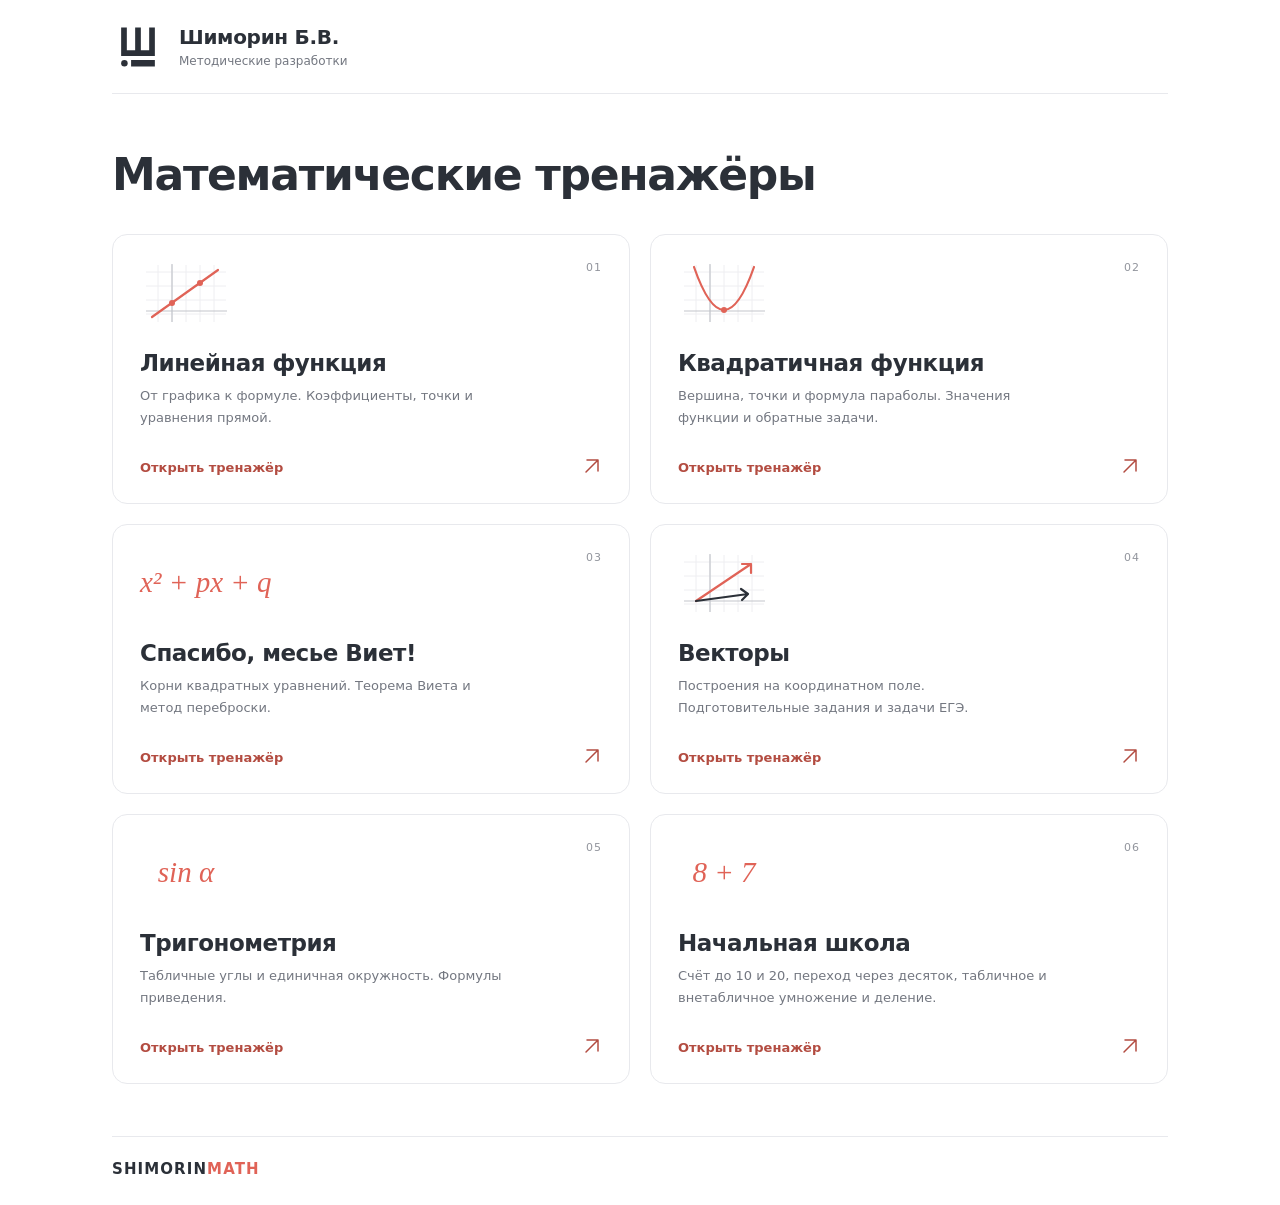
<file: index.html>
<!doctype html>
<html lang="ru">
<head>
 <meta charset="utf-8"><meta name="viewport" content="width=device-width,initial-scale=1">
 <meta name="theme-color" content="#E06357">
 <meta name="description" content="Тренажёры SHIMORINMATH: линейная и квадратичная функции, теорема Виета, векторы, тригонометрия и устный счёт.">
 <title>Тренажёры · SHIMORINMATH</title>
 <link rel="icon" href="SHIMORINMATH_Favicon.svg" type="image/svg+xml">
 <link rel="stylesheet" href="catalog.css">
 <link rel="stylesheet" href="catalog-identity.css">
 <link rel="stylesheet" href="brand-details.css">
 <script defer src="brand-motion.js"></script>
</head>
<body>
 <a class="skip" href="#trainers">К тренажёрам</a>
 <div class="page">
  <header class="site-header"><div class="author-identity"><button class="logo-trigger" type="button" data-animated-logo aria-label="Анимировать логотип Шиморина Б.В." title="Повернуть логотип" style="--logo-size:52px"><img data-logo-mark src="brand-logo.svg" width="52" height="52" alt="Логотип Шиморина Б.В."></button><a class="author-copy" href="./" aria-label="Шиморин Б.В. Методические разработки — главная"><strong>Шиморин Б.В.</strong><small>Методические разработки</small></a></div></header>
  <main id="trainers">
   <h1>Математические тренажёры</h1>
   <div class="trainer-grid">
    <a class="trainer-card" href="linear-function/" aria-label="Линейная функция — открыть тренажёр">
     <div class="card-top"><svg class="card-icon" viewBox="0 0 92 66" aria-hidden="true"><path class="grid" d="M6 12H86M6 26H86M6 40H86M6 54H86M18 5V62M32 5V62M46 5V62M60 5V62M74 5V62"/><path class="axes" d="M6 51H87M32 62V4"/><path class="plot" d="M12 57L78 10"/><circle cx="32" cy="43" r="3" fill="currentColor"/><circle cx="60" cy="23" r="3" fill="currentColor"/></svg><span class="card-number">01</span></div>
     <h2>Линейная функция</h2><p>От графика к формуле. Коэффициенты, точки и уравнения прямой.</p><span class="open"><span>Открыть тренажёр</span><span aria-hidden="true"><svg viewBox="0 0 20 20" width="20" height="20" fill="none" stroke="currentColor" stroke-width="1.5" stroke-linecap="round" stroke-linejoin="round"><path d="M4 16L16 4M5 4H16V15"/></svg></span></span>
    </a>
    <a class="trainer-card" href="quadratic-function/" aria-label="Квадратичная функция — открыть тренажёр">
     <div class="card-top"><svg class="card-icon" viewBox="0 0 92 66" aria-hidden="true"><path class="grid" d="M6 12H86M6 26H86M6 40H86M6 54H86M18 5V62M32 5V62M46 5V62M60 5V62M74 5V62"/><path class="axes" d="M6 51H87M32 62V4"/><path class="plot" d="M16 7Q46 93 76 7"/><circle cx="46" cy="50" r="3" fill="currentColor"/></svg><span class="card-number">02</span></div>
     <h2>Квадратичная функция</h2><p>Вершина, точки и формула параболы. Значения функции и обратные задачи.</p><span class="open"><span>Открыть тренажёр</span><span aria-hidden="true"><svg viewBox="0 0 20 20" width="20" height="20" fill="none" stroke="currentColor" stroke-width="1.5" stroke-linecap="round" stroke-linejoin="round"><path d="M4 16L16 4M5 4H16V15"/></svg></span></span>
    </a>
    <a class="trainer-card" href="quadratic-equations/" aria-label="Спасибо, месье Виет! — открыть тренажёр">
     <div class="card-top"><div class="formula-icon" aria-hidden="true">x² + px + q</div><span class="card-number">03</span></div>
     <h2>Спасибо, месье Виет!</h2><p>Корни квадратных уравнений. Теорема Виета и метод переброски.</p><span class="open"><span>Открыть тренажёр</span><span aria-hidden="true"><svg viewBox="0 0 20 20" width="20" height="20" fill="none" stroke="currentColor" stroke-width="1.5" stroke-linecap="round" stroke-linejoin="round"><path d="M4 16L16 4M5 4H16V15"/></svg></span></span>
    </a>
    <a class="trainer-card" href="vectors/" aria-label="Векторы — открыть тренажёр">
     <div class="card-top"><svg class="card-icon" viewBox="0 0 92 66" aria-hidden="true"><path class="grid" d="M6 12H86M6 26H86M6 40H86M6 54H86M18 5V62M32 5V62M46 5V62M60 5V62M74 5V62"/><path class="axes" d="M6 51H87M32 62V4"/><path class="plot" d="M18 51L73 14M64 14H73V23"/><path class="plot ink" d="M18 51L70 44M63 39L70 44L64 50"/></svg><span class="card-number">04</span></div>
     <h2>Векторы</h2><p>Построения на координатном поле. Подготовительные задания и задачи ЕГЭ.</p><span class="open"><span>Открыть тренажёр</span><span aria-hidden="true"><svg viewBox="0 0 20 20" width="20" height="20" fill="none" stroke="currentColor" stroke-width="1.5" stroke-linecap="round" stroke-linejoin="round"><path d="M4 16L16 4M5 4H16V15"/></svg></span></span>
    </a>
    <a class="trainer-card" href="trigonometry/" aria-label="Тригонометрия — открыть тренажёр">
     <div class="card-top"><div class="formula-icon" aria-hidden="true">sin α</div><span class="card-number">05</span></div>
     <h2>Тригонометрия</h2><p>Табличные углы и единичная окружность. Формулы приведения.</p><span class="open"><span>Открыть тренажёр</span><span aria-hidden="true"><svg viewBox="0 0 20 20" width="20" height="20" fill="none" stroke="currentColor" stroke-width="1.5" stroke-linecap="round" stroke-linejoin="round"><path d="M4 16L16 4M5 4H16V15"/></svg></span></span>
    </a>
    <a class="trainer-card" href="arithmetic/" aria-label="Начальная школа — открыть тренажёр">
     <div class="card-top"><div class="formula-icon" aria-hidden="true">8 + 7</div><span class="card-number">06</span></div>
     <h2>Начальная школа</h2><p>Счёт до 10 и 20, переход через десяток, табличное и внетабличное умножение и деление.</p><span class="open"><span>Открыть тренажёр</span><span aria-hidden="true"><svg viewBox="0 0 20 20" width="20" height="20" fill="none" stroke="currentColor" stroke-width="1.5" stroke-linecap="round" stroke-linejoin="round"><path d="M4 16L16 4M5 4H16V15"/></svg></span></span>
    </a>
   </div>
  </main>
  <footer class="site-footer"><span class="shimorin-wordmark" aria-label="SHIMORINMATH"><span>SHIMORIN</span><span class="wordmark-accent">MATH</span></span></footer>
 </div>
</body>
</html>
</file>
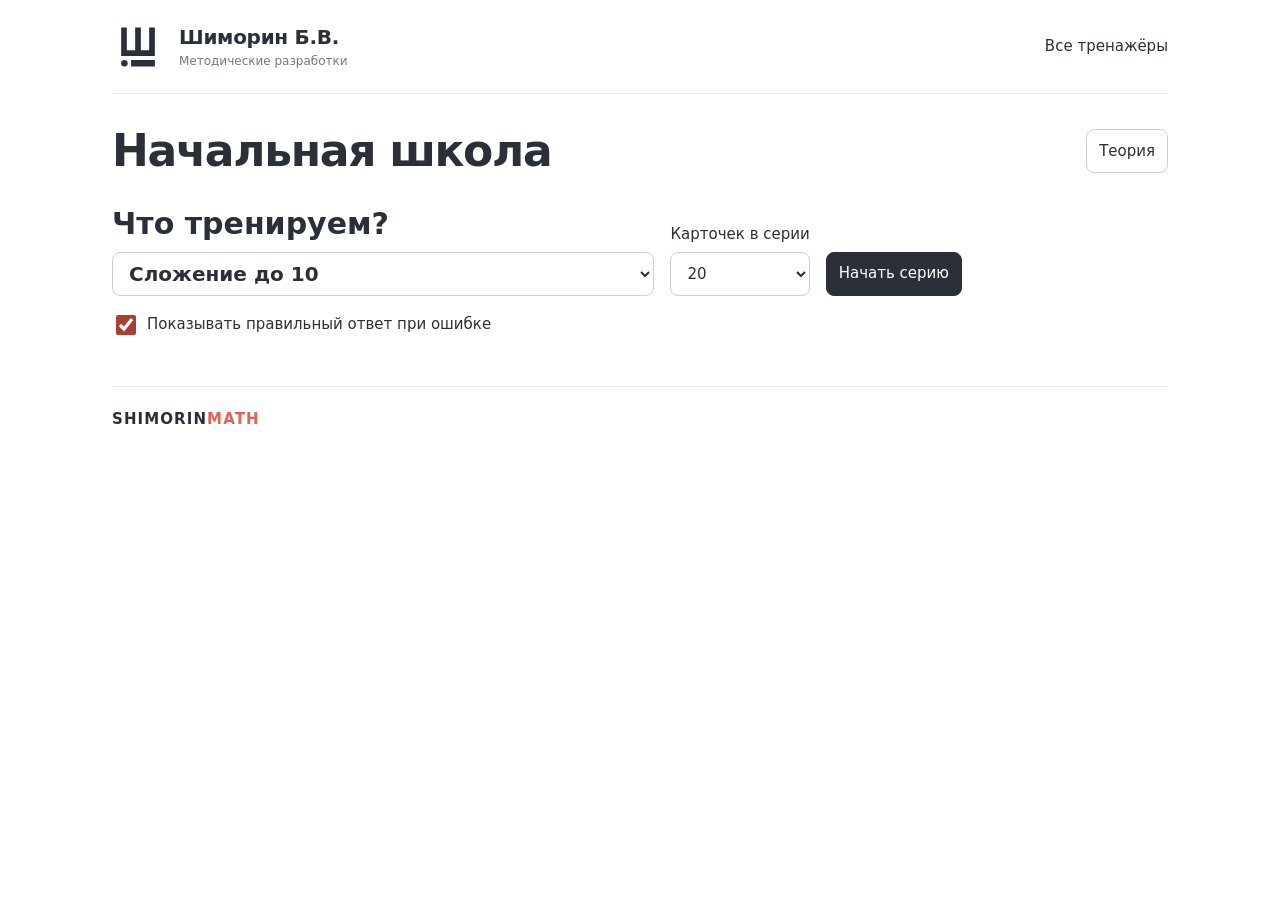
<file: arithmetic/index.html>
<!doctype html>
<html lang="ru"><head>
<meta charset="utf-8"><meta name="viewport" content="width=device-width,initial-scale=1">
<title>Начальная школа · SHIMORINMATH</title><link rel="icon" href="../SHIMORINMATH_Favicon.svg">
<link rel="stylesheet" href="../catalog.css">
<link rel="stylesheet" href="../catalog-identity.css">
<link rel="stylesheet" href="../brand-details.css">
<link rel="stylesheet" href="../trainer-scores.css">
<script defer src="../brand-motion.js"></script>
<link rel="stylesheet" href="style.css?v=3"><script defer src="core.js?v=3"></script><script defer src="app.js?v=3"></script>
</head><body><a class="skip" href="#main">К заданиям</a><div class="page">
<header class="site-header"><div class="author-identity"><button class="logo-trigger" type="button" data-animated-logo aria-label="Анимировать логотип Шиморина Б.В." title="Повернуть логотип" style="--logo-size:52px"><img data-logo-mark src="../brand-logo.svg" width="52" height="52" alt="Логотип Шиморина Б.В."></button><a class="author-copy" href="../" aria-label="Шиморин Б.В. Методические разработки — главная"><strong>Шиморин Б.В.</strong><small>Методические разработки</small></a></div><a href="../">Все тренажёры</a></header>
<main id="main">
<div class="heading"><h1>Начальная школа</h1><button id="openTheory">Теория</button></div><section class="settings" aria-label="Настройки"><label class="mode-label">Что тренируем?<select id="mode"></select></label><label>Карточек в серии<select id="count"><option>10</option><option selected>20</option><option>30</option><option>50</option></select></label><button id="start" class="primary">Начать серию</button><div id="factorSettings" class="factor-settings"><label>Первый множитель не меньше<input id="minA" type="number" min="1" max="200" step="1" value="2"></label><label>Второй множитель не меньше<input id="minB" type="number" min="1" max="200" step="1" value="2"></label><p id="bankSize" role="status"></p></div><p id="settingsError" role="alert" hidden></p><label class="toggle"><input id="reveal" type="checkbox" checked><span>Показывать правильный ответ при ошибке</span></label></section>
<section id="workspace" hidden><div class="status"><span id="phase"></span><span id="progressText"></span></div><progress id="progress" max="20" value="0" aria-label="Решённые карточки"></progress>
<div class="trainer-scores" role="group" aria-label="Первые попытки в этой серии"><span class="trainer-score trainer-score--correct"><span aria-hidden="true">🔥</span> Верно <span aria-hidden="true">·</span> <strong id="goodCount">0</strong></span>
<span class="trainer-score trainer-score--incorrect"><span aria-hidden="true">💩</span> Ошибки <span aria-hidden="true">·</span> <strong id="badCount">0</strong></span> <button id="resetScores">Сбросить счётчики</button></div><div class="center"><article id="card" class="card"><span id="cardLabel" class="eyebrow">НОВАЯ КАРТОЧКА</span><div id="expression" class="expression"></div><form id="answerForm"><label for="answer">Ваш ответ</label><input id="answer" type="text" inputmode="numeric" autocomplete="off" maxlength="4"><button id="check" class="primary" type="submit">Проверить</button></form><div id="feedback" role="status" aria-live="polite"></div><button id="continue" hidden class="primary">Продолжить</button></article>
<div id="summary" hidden class="card"><span class="eyebrow">СЕРИЯ ЗАВЕРШЕНА</span><h2>Ошибок не осталось</h2><p id="result"></p><p id="recommendation"></p><button id="again" class="primary">Новая серия</button></div></div>
<div class="actions"><button id="review">Править ошибки</button><span id="saveStatus" role="status"></span></div></section><dialog id="theory" aria-labelledby="rulesTitle"><h2 id="rulesTitle">Теория</h2><p>Состав числа помогает считать до 20. Например, 8 + 5 = 8 + 2 + 3 = 13, а 13 − 5 = 13 − 3 − 2 = 8.</p><p>Перед работой нужны знание разрядов и смысл четырёх арифметических действий. Таблица умножения — основа для внетабличных вычислений.</p><div class="rules"><p><b>Умножение:</b> разложите двузначный множитель на десятки и единицы: 14 × 6 = 10 × 6 + 4 × 6 = 84.</p><p><b>Деление:</b> разложите делимое на удобные слагаемые: 84 : 6 = 60 : 6 + 24 : 6 = 14. Проверьте умножением.</p><p><b>Сложение:</b> сначала дополните до десятка: 48 + 7 = 48 + 2 + 5 = 55.</p><p><b>Вычитание:</b> сначала дойдите до десятка: 52 − 8 = 52 − 2 − 6 = 44. Проверьте сложением.</p></div><p>Не теряйте перенесённый десяток. Исправление ошибок завершает тренировку, но не заменяет результат первой самостоятельной попытки.</p><form method="dialog"><button>Закрыть</button></form></dialog><dialog id="restartDialog"><h2>Начать новую серию?</h2><p>Текущая незавершённая серия будет заменена.</p><div class="actions"><button id="cancelRestart">Продолжить текущую</button><button id="confirmRestart" class="primary">Начать новую</button></div></dialog>
</main>
<footer class="site-footer"><span class="shimorin-wordmark" aria-label="SHIMORINMATH"><span>SHIMORIN</span><span class="wordmark-accent">MATH</span></span></footer>
</div></body></html>
</file>
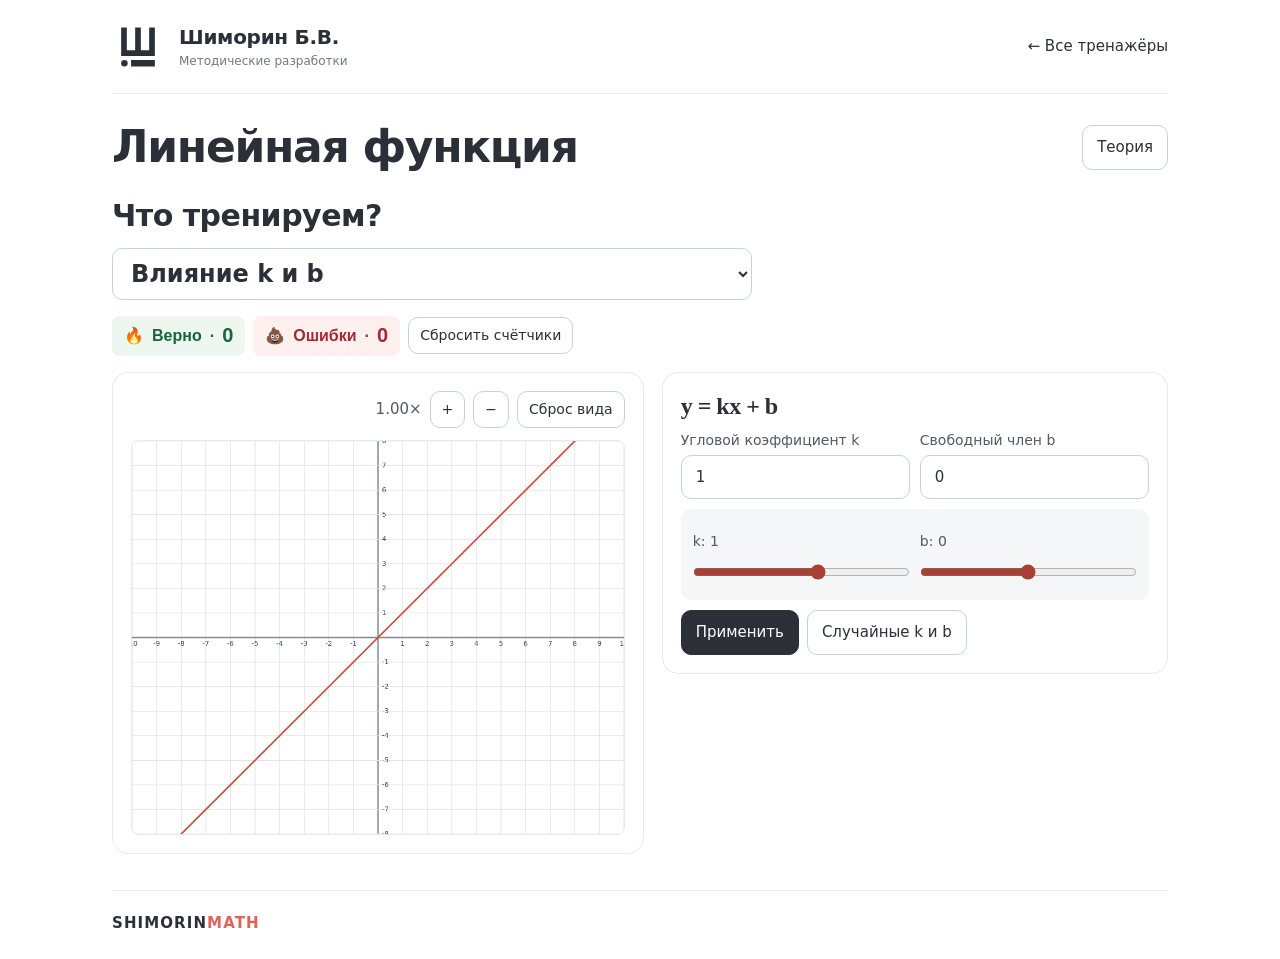
<file: linear-function/index.html>
<!doctype html>
<html lang="ru">
<head>
<meta charset="utf-8" />
<meta name="viewport" content="width=device-width, initial-scale=1, viewport-fit=cover" />
<title>Линейная функция · SHIMORINMATH</title>
<meta name="description" content="SHIMORINMATH: интерактивный тренажёр линейной функции. Графики, коэффициенты, прямая по двум точкам, пересечения прямых." />
<meta name="theme-color" content="#ffffff" />
<meta name="application-name" content="SHIMORINMATH" />
<meta name="apple-mobile-web-app-title" content="SHIMORINMATH" />
<meta property="og:title" content="Линейная функция · SHIMORINMATH" />
<meta property="og:description" content="Интерактивный тренажёр линейной функции: графики, коэффициенты, уравнение по двум точкам и проверка решений." />
<meta property="og:type" content="website" />
<link rel="icon" href="../SHIMORINMATH_Favicon.svg" type="image/svg+xml" />
<link rel="stylesheet" href="../catalog.css">
<link rel="stylesheet" href="../catalog-identity.css">
<link rel="stylesheet" href="../brand-details.css">
<link rel="stylesheet" href="../trainer-scores.css">
<script defer src="../brand-motion.js"></script>

<style>
main {padding:28px 0 36px}
.title-row, .row {display:flex; align-items:center; flex-wrap:wrap; gap:8px}
.title-row {justify-content:space-between; gap:16px; margin-bottom:20px}
h1 {margin:0}
button,select,input {font:inherit; color:inherit}
main button, dialog button,select,input:not([type=range]) {background:white; border:1px solid #cbd0d5; border-radius:10px; padding:10px 14px}
button,select {cursor:pointer}
button:hover:not(:disabled),select:hover {border-color:var(--coral)}
:focus-visible {outline:2px solid #a84035; outline-offset:3px}
button.good {background:var(--ink); color:white; border-color:var(--ink)}
.choiceBtn.active {background:var(--pale); border-color:var(--coral); color:#983d32}
.mode-picker {display:grid; gap:10px; margin-bottom:16px}
.mode-picker label {font-size:clamp(22px,3vw,30px); font-weight:650; letter-spacing:-.5px}
.mode-picker select {width:100%; max-width:640px; font-size:clamp(18px,2.4vw,24px); font-weight:600}
.trainer-scores {margin-bottom:16px}
.msg.good {color:#16653b; background:#edf7ef}
.msg.bad {color:#a32934; background:#fff0f0}
.grid {display:grid; grid-template-columns:minmax(0,1.05fr) minmax(0,1fr); gap:18px; align-items:start}
.card {min-width:0; border:1px solid var(--line); border-radius:16px; padding:18px}
.graph-tools {justify-content:flex-end; margin-bottom:12px}
.tiny {font-size:14px; padding:7px 11px}
canvas {display:block; width:100%; height:auto; border:1px solid var(--line); border-radius:8px}
.inputs,.two {display:grid; grid-template-columns:repeat(2,minmax(0,1fr)); gap:10px}
.inputs label,.two label {display:block; color:#505966; font-size:14px; margin-bottom:4px}
input {width:100%; min-width:0}
input[type=range] {margin:8px 0; accent-color:#a84035}
input:disabled {background:#f5f6f7; color:#606671}
.msg {margin-top:12px; padding:12px; border-radius:10px; background:#f5f6f7}
.msg.warn {background:#f5f6f7}
.eq,#buildEq,#ppEq,#axEq,#mEq1,#mEq2 {font:600 1.2em/1.4 "STIX Two Math","Cambria Math",Georgia,serif}
#panelExplore h2 {font:600 24px/1.3 "STIX Two Math","Cambria Math",Georgia,serif}
.frac {display:inline-flex; vertical-align:middle; flex-direction:column; align-items:center; line-height:1.05; margin:0 2px}
.frac .bar {width:100%; border-bottom:1px solid}
#scaleLabel,.muted {color:#505966}
dialog {width:min(600px,calc(100% - 28px)); max-height:85vh; padding:24px; border:1px solid var(--line); border-radius:16px; color:var(--ink)}
dialog::backdrop {background:rgba(43,48,56,.45)}
dialog header {display:flex; align-items:center; justify-content:space-between}
dialog h2,dialog p {margin:0} dialog h3 {margin:18px 0 4px}
@media(max-width:740px){.page {padding:0 14px}.grid {grid-template-columns:1fr}.card {padding:14px}.site-header {gap:8px}}
</style>
</head>
<body>
<div class="page">
<header class="site-header"><div class="author-identity"><button class="logo-trigger" type="button" data-animated-logo aria-label="Анимировать логотип Шиморина Б.В." title="Повернуть логотип" style="--logo-size:52px"><img data-logo-mark src="../brand-logo.svg" width="52" height="52" alt="Логотип Шиморина Б.В."></button><a class="author-copy" href="../" aria-label="Шиморин Б.В. Методические разработки — главная"><strong>Шиморин Б.В.</strong><small>Методические разработки</small></a></div><a href="../">← Все тренажёры</a></header>
<main><div class="title-row"><h1>Линейная функция</h1><button class="btn" id="btnTheory" type="button">Теория</button></div>
<div class="mode-picker"><label for="mode">Что тренируем?</label>
<select id="mode">
<option value="explore">Влияние k и b</option>
<option value="build">Построить прямую по формуле</option>
<option value="read">Найти k и b по графику</option>
<option value="points">Найти формулу по двум точкам</option>
<option value="pp">Параллельные и перпендикулярные прямые</option>
<option value="axes">Пересечения с осями</option>
<option value="meet">Пересечение двух прямых</option>
</select></div>
<div class="trainer-scores" role="group" aria-label="Счётчики выбранного режима">
<span class="trainer-score trainer-score--correct"><span aria-hidden="true">🔥</span> Верно <span aria-hidden="true">·</span> <strong id="okCnt">0</strong></span>
<span class="trainer-score trainer-score--incorrect"><span aria-hidden="true">💩</span> Ошибки <span aria-hidden="true">·</span> <strong id="badCnt">0</strong></span>
<button class="tiny" id="btnResetMode" title="Сбросить счётчики выбранного режима">Сбросить счётчики</button>
</div>
  <div class="grid">
    <section class="card">
      <div class="row graph-tools"><span id="scaleLabel">1×</span>
          <button class="tiny icon" id="btnZoomIn" aria-label="Увеличить масштаб">+</button>
          <button class="tiny icon" id="btnZoomOut" aria-label="Уменьшить масштаб">−</button>
          <button class="tiny secondary" id="btnClearClicksTop" title="Сбросить точки" style="display:none">Сбросить точки</button>
          <button class="tiny secondary" id="btnCenter" title="Сброс масштаба">Сброс вида</button>
      </div>
      <canvas id="c" width="1000" height="800" aria-label="Координатная плоскость с графиком линейной функции"></canvas>
    </section>
    <section class="card">
      <div>
        <div id="panelExplore"><h2>y = kx + b</h2>
          <div class="inputs">
            <div>
              <label for="exK">Угловой коэффициент k</label>
              <input id="exK" type="text" inputmode="text" autocomplete="off" autocapitalize="off" spellcheck="false" />
            </div>
            <div>
              <label for="exB">Свободный член b</label>
              <input id="exB" type="text" inputmode="text" autocomplete="off" autocapitalize="off" spellcheck="false" />
            </div>
          </div>

          <div class="msg warn mono" style="margin-top:10px">
            
            <div class="inputs" style="margin-top:10px">
              <div>
                <label>k: <span class="mono" id="kLive">1</span></label>
                <input id="kSlider" aria-label="Ползунок k" type="range" min="-6" max="6" step="0.25" value="1" />
              </div>
              <div>
                <label>b: <span class="mono" id="bLive">0</span></label>
                <input id="bSlider" aria-label="Ползунок b" type="range" min="-10" max="10" step="1" value="0" />
              </div>
            </div>
          </div>

          <div class="row" style="margin-top:10px">
            <button class="good" id="btnApplyExplore">Применить</button>
            <button class="secondary" id="btnRandomExplore">Случайные k и b</button>
          </div>
          <div class="msg" id="exploreMsg" style="display:none"></div>
        </div>

        <div id="panelBuild" style="margin-top:12px; display:none">
          <div class="msg warn mono" style="margin-top:0">
            Отметь две точки прямой <span id="buildEq"></span>
          </div>
          <div class="row" style="margin-top:10px">
            <button class="secondary" id="btnNewBuild">Новое</button>
            <button class="good" id="btnCheckBuild">Проверить</button>
            <button class="warn" id="btnShowBuild">Показать ответ</button>
          </div>
          <div class="msg" id="buildMsg" style="display:none"></div>
        </div>

        <div id="panelRead" style="margin-top:12px; display:none">
          <div class="msg warn mono" style="margin-top:0">
            Введи коэффициенты <b>k</b> и <b>b</b>.
          </div>

          <div class="inputs" style="margin-top:10px">
            <div>
              <label for="rdK">k</label>
              <input id="rdK" type="text" inputmode="text" autocomplete="off" autocapitalize="off" spellcheck="false" />
            </div>
            <div>
              <label for="rdB">b</label>
              <input id="rdB" type="text" inputmode="text" autocomplete="off" autocapitalize="off" spellcheck="false" />
            </div>
          </div>
          <div class="row" style="margin-top:10px">
            <button class="secondary" id="btnNewRead">Новое</button>
            <button class="good" id="btnCheckRead">Проверить</button>
            <button class="warn" id="btnShowRead">Показать ответ</button>
          </div>
          <div class="msg" id="readMsg" style="display:none"></div>
        </div>


        <div id="panelPoints" style="margin-top:12px; display:none">
          <div class="msg warn" style="margin-top:0">
            <b>Составь уравнение прямой</b> <span class="mono">y = kx + b</span>,
            проходящей через заданные точки.
            <div class="eq mono" id="pointsGiven" style="margin-top:10px"></div>
          </div>
          <div class="row" style="margin-top:12px">
            <span class="hint">Сложность:</span>
            <button class="choiceBtn active" id="pointsBasic">Целые коэффициенты</button>
            <button class="choiceBtn" id="pointsFraction">Дробные коэффициенты</button>
          </div>
          <div class="inputs" style="margin-top:12px">
            <div>
              <label for="ptK">Угловой коэффициент k</label>
              <input id="ptK" type="text" inputmode="text" autocomplete="off" autocapitalize="off" spellcheck="false" />
            </div>
            <div>
              <label for="ptB">Свободный член b</label>
              <input id="ptB" type="text" inputmode="text" autocomplete="off" autocapitalize="off" spellcheck="false" />
            </div>
          </div>
          <div class="row" style="margin-top:10px">
            <button class="secondary" id="btnNewPoints">Новое</button>
            <button class="good" id="btnCheckPoints">Проверить</button>
            <button class="warn" id="btnShowPoints">Показать решение</button>
          </div>
          <div class="msg" id="pointsMsg" role="status" aria-live="polite" style="display:none"></div>
          
        </div>

        <div id="panelPP" style="margin-top:12px; display:none">
          <div class="msg warn mono" style="margin-top:0">
            Дана прямая <span id="ppEq"></span> и точка <span id="ppPoint"></span>.
          </div>
          <div class="row" style="margin-top:10px">
            <button class="choiceBtn active" id="btnPPPar">∥ Параллельная</button>
            <button class="choiceBtn" id="btnPPPerp">⟂ Перпендикулярная</button>
          </div>
          <div class="inputs" style="margin-top:10px">
            <div>
              <label for="ppK">k новой прямой</label>
              <input id="ppK" type="text" inputmode="text" autocomplete="off" autocapitalize="off" spellcheck="false" />
            </div>
            <div>
              <label for="ppB">b новой прямой</label>
              <input id="ppB" type="text" inputmode="text" autocomplete="off" autocapitalize="off" spellcheck="false" />
            </div>
          </div>
          <div class="row" style="margin-top:10px">
            <button class="secondary" id="btnNewPP">Новое</button>
            <button class="good" id="btnCheckPP">Проверить</button>
            <button class="warn" id="btnShowPP">Показать ответ</button>
          </div>

          <div class="msg" id="ppMsg" style="display:none"></div>
        </div>

        <div id="panelAxes" style="margin-top:12px; display:none">
          <div class="msg warn mono" style="margin-top:0">
            Дана прямая: <span id="axEq"></span>. Найди её пересечения с осями.
          </div>
          <div class="two" style="margin-top:10px">
            <div>
              <label>С Oy: (0; y)</label>
              <div class="two">
                <input disabled value="0" class="mono"/>
                <input id="axY" aria-label="Ордината пересечения с Oy" type="text" inputmode="text" autocomplete="off" autocapitalize="off" spellcheck="false" class="mono"/>
              </div>
            </div>
            <div>
              <label>С Ox: (x; 0)</label>
              <div class="two">
                <input id="axX" aria-label="Абсцисса пересечения с Ox" type="text" inputmode="text" autocomplete="off" autocapitalize="off" spellcheck="false" class="mono"/>
                <input disabled value="0" class="mono"/>
              </div>
            </div>
          </div>
          <div class="row" style="margin-top:10px">
            <button class="secondary" id="btnNewAxes">Новое</button>
            <button class="good" id="btnCheckAxes">Проверить</button>
            <button class="warn" id="btnShowAxes">Показать ответ</button>
          </div>
          <div class="msg" id="axesMsg" style="display:none"></div>
        </div>

        <div id="panelMeet" style="margin-top:12px; display:none">
          <div class="msg warn mono" style="margin-top:0">
            Даны две прямые: <span id="mEq1"></span> и <span id="mEq2"></span>.
            <div class="muted" style="margin-top:6px">Найди точку пересечения (x; y) или выбери вариант ниже.</div>
          </div>
          <div class="row" style="margin-top:10px">
            <button class="choiceBtn active" id="btnMeetPoint">Есть точка</button>
            <button class="choiceBtn" id="btnMeetNone">Нет пересечения</button>
            <button class="choiceBtn" id="btnMeetInf">Бесконечно много</button>
          </div>
          <div class="two" style="margin-top:10px">
            <div><label for="mx">x</label><input id="mx" type="text" inputmode="text" autocomplete="off" autocapitalize="off" spellcheck="false" class="mono"/></div>
            <div><label for="my">y</label><input id="my" type="text" inputmode="text" autocomplete="off" autocapitalize="off" spellcheck="false" class="mono"/></div>
          </div>
          <div class="row" style="margin-top:10px">
            <button class="secondary" id="btnNewMeet">Новое</button>
            <button class="good" id="btnCheckMeet">Проверить</button>
            <button class="warn" id="btnShowMeet">Показать ответ</button>
          </div>
          <div class="msg" id="meetMsg" style="display:none"></div>
        </div>

      </div>
    </section>
  </div>
</main>
<footer class="site-footer"><span class="shimorin-wordmark" aria-label="SHIMORINMATH"><span>SHIMORIN</span><span class="wordmark-accent">MATH</span></span></footer></div>
<dialog id="theory" aria-labelledby="theoryTitle">
<header><h2 id="theoryTitle">Теория</h2><form method="dialog"><button autofocus>К заданию</button></form></header>
<h3>Коэффициенты прямой</h3>
<p>График функции y = kx + b пересекает ось Oy в точке (0; b). При увеличении x на единицу значение y меняется на k. Если k &gt; 0, прямая поднимается вправо. Если k &lt; 0, опускается. При k = 0 она горизонтальна.</p>
<h3>От формулы к графику</h3><p>Чтобы построить y = 2x − 3, подставьте x = 0 и x = 2. Получатся точки (0; −3) и (2; 1). Через них проходит единственная прямая.</p>
<h3>От двух точек к формуле</h3>
<p>Если абсциссы различны, угловой коэффициент равен <span class="eq">k = <span class="frac"><span>y₂ − y₁</span><span class="bar"></span><span>x₂ − x₁</span></span></span>. Затем найдите b = y₁ − kx₁. Можно также подставить обе точки в y = kx + b и решить систему.</p>
<h3>Параллельность и перпендикулярность</h3><p>Прямые с одинаковыми k и разными b параллельны. Для двух перпендикулярных прямых вида y = kx + b выполняется k₁k₂ = −1. Чтобы провести нужную прямую через заданную точку, подставьте её координаты и найдите b.</p>
<h3>Пересечения</h3><p>На оси Oy абсцисса равна нулю, на оси Ox нулю равна ордината. Для двух прямых приравняйте правые части их уравнений. Если угловые коэффициенты различны, получится одна абсцисса. Подставьте её в любую из формул и найдите ординату. При равных k прямые совпадают, если равны и b, иначе у них нет общих точек.</p>
</dialog>
<script>
(() => {
  // ---------- utils ----------
  function parseNumber(str){
    if(str == null) return null;
    str = (""+str).trim();
    if(!str) return null;
    str = str.replace(/\s+/g,'').replace(',', '.');
    if(str.includes('/')){
      const p=str.split('/');
      if(p.length!==2) return null;
      const a=parseNumber(p[0]), b=parseNumber(p[1]);
      if(a==null||b==null||b===0) return null;
      return a/b;
    }
    const v=Number(str);
    return Number.isFinite(v)?v:null;
  }
  function nearly(a,b,eps=1e-6){ return Math.abs(a-b)<=eps; }
  function gcd(a,b){ a=Math.abs(a); b=Math.abs(b); while(b){ const t=a%b; a=b; b=t;} return a||1; }
  function toFraction(x,maxDen=60){
    if(!Number.isFinite(x)) return null;
    if(nearly(x, Math.round(x), 1e-10)) return [Math.round(x),1];
    let best=[0,1], err=Infinity;
    const s=x<0?-1:1; x=Math.abs(x);
    for(let d=1; d<=maxDen; d++){
      const n=Math.round(x*d);
      const e=Math.abs(x - n/d);
      if(e<err){ err=e; best=[n*s,d]; }
    }
    const g=gcd(best[0], best[1]);
    return [best[0]/g, best[1]/g];
  }
  function fracHTML(n,d){
    if(d===1) return `<span class="mono">${n}</span>`;
    const s=n<0?"-":"";
    n=Math.abs(n);
    return `${s}<span class="frac"><span class="top mono">${n}</span><span class="bar"></span><span class="bot mono">${d}</span></span>`;
  }
  function fmtNum(x){
    const fr=toFraction(x,60);
    return fr?fracHTML(fr[0],fr[1]):`<span class="mono">${x.toFixed(4)}</span>`;
  }
  function fmtEq(k,b){
    const kb=(b>=0)?` + ${fmtNum(b)}`:` − ${fmtNum(-b)}`;
    return `<span class="mono">y = ${fmtNum(k)}x${kb}</span>`;
  }

  const randInt=(a,b)=>Math.floor(Math.random()*(b-a+1))+a;

  // ---------- canvas ----------
  const canvas=document.getElementById('c');
  const ctx=canvas.getContext('2d');

  let view={xmin:-10,xmax:10,ymin:-8,ymax:8,scale:1.0};
  const xToPx=x=>(x-view.xmin)*canvas.width/(view.xmax-view.xmin);
  const yToPx=y=>(view.ymax-y)*canvas.height/(view.ymax-view.ymin);
  const pxToX=px=>view.xmin+px*(view.xmax-view.xmin)/canvas.width;
  const pxToY=py=>view.ymax-py*(view.ymax-view.ymin)/canvas.height;
  const snap=v=>Math.round(v);

  function updateScaleLabel(){ document.getElementById('scaleLabel').textContent=view.scale.toFixed(2)+"×"; }
  function resetView(){ view={xmin:-10,xmax:10,ymin:-8,ymax:8,scale:1.0}; updateScaleLabel(); draw(); }
  function zoom(f){
    const cx=(view.xmin+view.xmax)/2, cy=(view.ymin+view.ymax)/2;
    const w=(view.xmax-view.xmin)/f, h=(view.ymax-view.ymin)/f;
    view.xmin=cx-w/2; view.xmax=cx+w/2; view.ymin=cy-h/2; view.ymax=cy+h/2; view.scale*=f;
    updateScaleLabel(); draw();
  }

  function drawGrid(){
    ctx.clearRect(0,0,canvas.width,canvas.height);
    const xs=Math.ceil(view.xmin), xe=Math.floor(view.xmax);
    const ys=Math.ceil(view.ymin), ye=Math.floor(view.ymax);

    for(let x=xs;x<=xe;x++){
      const px=xToPx(x);
      ctx.beginPath(); ctx.moveTo(px,0); ctx.lineTo(px,canvas.height);
      ctx.strokeStyle=x===0?"#828995":"#e1e4e8";
      ctx.lineWidth=(x===0)?3:(x%5===0?2:1.5);
      ctx.stroke();
    }
    for(let y=ys;y<=ye;y++){
      const py=yToPx(y);
      ctx.beginPath(); ctx.moveTo(0,py); ctx.lineTo(canvas.width,py);
      ctx.strokeStyle=y===0?"#828995":"#e1e4e8";
      ctx.lineWidth=(y===0)?3:(y%5===0?2:1.5);
      ctx.stroke();
    }
    ctx.fillStyle="#434b55";
    ctx.font="14px "+getComputedStyle(document.body).fontFamily;

    ctx.textAlign="center"; ctx.textBaseline="top";
    for(let x=xs;x<=xe;x++){
      if(x===0) continue;
      const px=xToPx(x), py=yToPx(0);
      if(py<0||py>canvas.height) continue;
      ctx.fillText(String(x), px, py+6);
    }
    ctx.textAlign="left"; ctx.textBaseline="middle";
    for(let y=ys;y<=ye;y++){
      if(y===0) continue;
      const px=xToPx(0), py=yToPx(y);
      if(px<0||px>canvas.width) continue;
      ctx.fillText(String(y), px+8, py);
    }
  }
  function drawLine(k,b,style,width){
    const x1=view.xmin, y1=k*x1+b, x2=view.xmax, y2=k*x2+b;
    ctx.beginPath(); ctx.moveTo(xToPx(x1), yToPx(y1)); ctx.lineTo(xToPx(x2), yToPx(y2));
    ctx.strokeStyle=style; ctx.lineWidth=width; ctx.stroke();
  }
  function drawPoint(x,y,style,r){
    ctx.beginPath(); ctx.arc(xToPx(x), yToPx(y), r, 0, Math.PI*2);
    ctx.fillStyle=style; ctx.fill(); ctx.lineWidth=2; ctx.strokeStyle="rgba(0,0,0,.35)"; ctx.stroke();
  }

  // ---------- math helpers ----------
  const intercepts=(k,b)=>({oy:{x:0,y:b}, ox: nearly(k,0,1e-12)?null:{x:-b/k,y:0}});
  const lineFromTwoPoints=(p1,p2)=>{
    if(nearly(p1.x,p2.x,1e-12)) return null;
    const k=(p2.y-p1.y)/(p2.x-p1.x);
    const b=p1.y-k*p1.x;
    return {k,b};
  };
  const meetPoint=(l1,l2)=>{
    if(nearly(l1.k,l2.k,1e-12)) return nearly(l1.b,l2.b,1e-12)?{type:"inf"}:{type:"none"};
    const x=(l2.b-l1.b)/(l1.k-l2.k);
    const y=l1.k*x+l1.b;
    return {type:"point", x, y};
  };
  function nearInt(x, tol=0.15){ return Math.abs(x - Math.round(x)) < tol; }

  // ---------- state ----------
  const state={
    mode:"explore",
    stats:{explore:{ok:0,bad:0}, build:{ok:0,bad:0}, read:{ok:0,bad:0}, points:{ok:0,bad:0}, pp:{ok:0,bad:0}, axes:{ok:0,bad:0}, meet:{ok:0,bad:0}},
    lock:{explore:false, build:false, read:false, points:false, pp:false, axes:false, meet:false},
    solved:{explore:false, build:false, read:false, points:false, pp:false, axes:false, meet:false},

    explore:{k:1,b:0},
    build:{target:{k:1,b:0}, clicks:[], userLine:null, reveal:false},
    read:{target:{k:2,b:-1}, variant:"graph", points:[]},
    points:{level:"basic", p1:{x:0,y:0}, p2:{x:2,y:2}, target:{k:1,b:0}, reveal:false},
    pp:{base:{k:1,b:0}, point:{x:2,y:3}, kind:"par", solution:null, reveal:false},
    axes:{line:{k:1,b:0}, drawPoints:[]},

    // meet is now fully rewritten:
    meet:{
      l1:{k:1,b:0}, l2:{k:-1,b:0},
      choice:"point", solution:null,
      pool:[], poolIdx:0, poolSigSet:new Set()
    }
  };

  const setBuildTopClearVisible = () => {
    const btn = document.getElementById('btnClearClicksTop');
    if(!btn) return;
    btn.style.display = (state.mode === "build" || state.mode==="axes") ? "inline-flex" : "none";
    btn.textContent = (state.mode==="axes") ? "Сбросить точки" : "Сбросить точки";
  };
  const lockMode = (mode) => { state.lock[mode] = true; };
  const unlockMode = (mode) => { state.lock[mode] = false; };
  const setSolved = (mode, ok) => { state.solved[mode] = !!ok; };

  const updateCounters=()=>{
    const s = state.stats[state.mode] || {ok:0,bad:0};
    document.getElementById('okCnt').textContent = s.ok;
    document.getElementById('badCnt').textContent = s.bad;
  };

  function setMessage(el, type, html){
    el.className="msg "+(type||"");
    el.innerHTML=html;
    el.style.display="block";
  }
  const hideMessage=el=>{ if(el) el.style.display="none"; };

  // ---------- generators ----------
  function randRational(allowZero=false){
    const nums=[-6,-5,-4,-3,-2,-1,1,2,3,4,5,6];
    const dens=[1,1,1,2,2,3];
    let d=dens[Math.floor(Math.random()*dens.length)];
    let n=nums[Math.floor(Math.random()*nums.length)];
    if(allowZero && Math.random()<0.12) n=0;
    if(d===1) return n;
    const g=gcd(n,d);
    return (n/g)/(d/g);
  }
  function genLine(){
    let k=randRational(true);
    while(nearly(k,0,1e-12) && Math.random()<0.7) k=randRational(true);
    return {k, b: randInt(-6,6)};
  }
  function safeLineForAxes(){
    let k=randRational(false), b=randInt(-6,6);
    while(nearly(k,0,1e-12) || Math.abs((-b/k))>10){ k=randRational(false); b=randInt(-6,6); }
    return {k,b};
  }
  function genReadPoints(){
    let tries=0;
    while(tries<250){
      const p1={x:randInt(-6,6), y:randInt(-6,6)};
      const p2={x:randInt(-6,6), y:randInt(-6,6)};
      if(p1.x===p2.x){ tries++; continue; }
      const k=(p2.y-p1.y)/(p2.x-p1.x);
      const b=p1.y - k*p1.x;
      if(Math.abs(b - Math.round(b)) < 1e-9){ tries++; continue; }
      if(Math.abs(k)>6 || Math.abs(b)>12){ tries++; continue; }
      return {k,b, points:[p1,p2]};
    }
    const p1={x:1,y:1}, p2={x:3,y:2};
    const k=(p2.y-p1.y)/(p2.x-p1.x);
    const b=p1.y-k*p1.x;
    return {k,b, points:[p1,p2]};
  }


  // Сначала выбираем наклон, затем точки. Иначе фильтр границ
  // оставляет преимущественно k=0, ±1 и выбрасывает более крутые прямые.
  const substantialSlopes=[-5,-4,-3,-2,2,3,4,5];
  let basicSlopeBag=[];
  function refillBasicSlopeBag(){
    const bag=[];
    // 40 заданий: 32 с |k|=2..5, четыре с |k|=1,
    // три дополнительных нетривиальных и одно с k=0.
    for(const k of substantialSlopes) for(let j=0;j<4;j++)bag.push(k);
    bag.push(-1,-1,1,1);
    for(let j=0;j<3;j++)bag.push(substantialSlopes[randInt(0,substantialSlopes.length-1)]);
    for(let i=bag.length-1;i>0;i--){
      const j=randInt(0,i);
      [bag[i],bag[j]]=[bag[j],bag[i]];
    }
    // Горизонтальная прямая встречается лишь на 40-м задании,
    // чтобы вводный блок не заполнялся частными случаями.
    bag.push(0);
    basicSlopeBag=bag;
  }
  function genTwoPointTask(level){
    if(level==="fraction"){
      const g=genReadPoints();
      return {p1:g.points[0], p2:g.points[1], target:{k:g.k,b:g.b}};
    }
    if(basicSlopeBag.length===0) refillBasicSlopeBag();
    const k=basicSlopeBag.shift();
    // Выбираем две видимые точки уже для выбранной прямой.
    // Так все значения k представлены, а не отбрасываются фильтром.
    const b=randInt(-5,5);
    const possible=[];
    for(let x=-6;x<=6;x++){
      const y=k*x+b;
      if(y>=-7 && y<=7)possible.push({x,y});
    }
    if(possible.length<2){
      // Защитный резерв, недостижимый при выбранных k,b и границах.
      return {p1:{x:-2,y:-3},p2:{x:2,y:5},target:{k:2,b:1}};
    }
    const i=randInt(0,possible.length-1);
    let j=randInt(0,possible.length-2);
    if(j>=i)j++;
    return {p1:possible[i],p2:possible[j],target:{k,b}};
  }

    // ---------- MEET MODE FULL REWRITE ----------
  // Goal: pool of 50 tasks (mostly intersection point), intersection within view, NOT near integer coords.
  function meetSigVal(x){
    const fr = toFraction(x, 60);
    return fr ? `${fr[0]}/${fr[1]}` : String(Math.round(x*1e9)/1e9);
  }
  function meetSigLine(l){ return `${meetSigVal(l.k)}|${l.b}`; }
  function meetSigPair(l1,l2){
    const a=meetSigLine(l1), b=meetSigLine(l2);
    return (a<b)?`${a}__${b}`:`${b}__${a}`;
  }
  function randMeetK(){
    const dens=[1,2,3,4,5,6];
    const den=dens[Math.floor(Math.random()*dens.length)];
    let num=randInt(-10,10);
    while(num===0) num=randInt(-10,10);
    const g=gcd(num, den);
    return (num/g)/(den/g);
  }
  function genLineMeet(){ return {k: randMeetK(), b: randInt(-10,10)}; }

  function buildMeetPool(target=50){
    state.meet.pool = [];
    state.meet.poolIdx = 0;
    state.meet.poolSigSet = new Set();

    const used = state.meet.poolSigSet;
    const MAX_GUARD = target*2000;

    function okPoint(sol){
      return sol.type==="point"
        && Math.abs(sol.x) <= 10 && Math.abs(sol.y) <= 8
        && !nearInt(sol.x) && !nearInt(sol.y);
    }

    let guard=0;
    while(state.meet.pool.length < target && guard < MAX_GUARD){
      guard++;

      // only intersection tasks (no parallel/inf) — per your preference for this mode stability
      let l1 = genLineMeet();
      let l2 = genLineMeet();
      let triesK=0;
      while(nearly(l2.k, l1.k, 1e-12) && triesK < 300){
        l2 = genLineMeet(); triesK++;
      }
      if(nearly(l2.k, l1.k, 1e-12)) continue;

      const sol = meetPoint(l1,l2);
      if(!okPoint(sol)) continue;

      const sig = meetSigPair(l1,l2);
      if(used.has(sig)) continue;
      used.add(sig);

      state.meet.pool.push({l1,l2,sol});
    }

    // Safety: if pool somehow too small, relax nearInt condition slightly
    guard=0;
    while(state.meet.pool.length < target && guard < MAX_GUARD){
      guard++;
      let l1 = genLineMeet();
      let l2 = genLineMeet();
      while(nearly(l2.k, l1.k, 1e-12)) l2 = genLineMeet();
      const sol = meetPoint(l1,l2);
      if(sol.type!=="point") continue;
      if(Math.abs(sol.x) > 10 || Math.abs(sol.y) > 8) continue;

      const sig = meetSigPair(l1,l2);
      if(used.has(sig)) continue;
      used.add(sig);

      state.meet.pool.push({l1,l2,sol});
    }

    // shuffle
    for(let i=state.meet.pool.length-1;i>0;i--){
      const j=Math.floor(Math.random()*(i+1));
      const t=state.meet.pool[i]; state.meet.pool[i]=state.meet.pool[j]; state.meet.pool[j]=t;
    }
  }

  function applyMeetTask(task){
    if(!task){
      buildMeetPool(50);
      task = state.meet.pool[0];
      state.meet.poolIdx = 1;
    }
    state.meet.l1 = task.l1;
    state.meet.l2 = task.l2;
    state.meet.solution = task.sol;
    state.meet.choice = "point";

    document.getElementById('mEq1').innerHTML = fmtEq(task.l1.k, task.l1.b);
    document.getElementById('mEq2').innerHTML = fmtEq(task.l2.k, task.l2.b);

    document.getElementById('mx').disabled = false;
    document.getElementById('my').disabled = false;
    document.getElementById('mx').value = "";
    document.getElementById('my').value = "";

    setMeetChoiceUI("point");
  }

  function nextMeetTask(){
    if(!state.meet.pool || state.meet.pool.length < 10) buildMeetPool(50);
    if(state.meet.poolIdx >= state.meet.pool.length){
      buildMeetPool(50);
    }
    const t = state.meet.pool[state.meet.poolIdx];
    state.meet.poolIdx++;
    applyMeetTask(t);
  }

  // ---------- draw ----------
  function draw(){
    drawGrid();

    if(state.mode==="explore"){
      drawLine(state.explore.k, state.explore.b, "#cd5448", 3.5);
    } else if(state.mode==="build"){
      if(state.build.userLine) drawLine(state.build.userLine.k, state.build.userLine.b, "#cd5448", 3.5);
      if(state.build.reveal) drawLine(state.build.target.k, state.build.target.b, "#67727e", 2);
      for(const p of state.build.clicks) drawPoint(p.x,p.y,"#303944",6);
    } else if(state.mode==="read"){
      if(state.read.variant==="graph"){
        drawLine(state.read.target.k, state.read.target.b, "#cd5448", 3.5);
      } else {
        for(const p of (state.read.points||[])) drawPoint(p.x, p.y, "#303944", 7);
      }
    } else if(state.mode==="points"){
      const {p1,p2,reveal,target}=state.points;
      if(reveal) drawLine(target.k, target.b, "#cd5448", 3.5);
      for(const [name,p] of [["A",p1],["B",p2]]){
        drawPoint(p.x,p.y,"#303944",8);
        ctx.fillStyle="#2b3038";
        ctx.font="bold 19px system-ui, sans-serif";
        ctx.textAlign="left";
        ctx.textBaseline="bottom";
        ctx.fillText(name,xToPx(p.x)+11,yToPx(p.y)-10);
      }
    } else if(state.mode==="pp"){
      drawLine(state.pp.base.k, state.pp.base.b, "#505966", 2.5);
      drawPoint(state.pp.point.x, state.pp.point.y, "#303944", 7);
      if(state.pp.reveal && state.pp.solution) drawLine(state.pp.solution.k, state.pp.solution.b, "#cd5448", 3.5);
    } else if(state.mode==="axes"){
      // не рисуем заданную прямую — черновик по 2 точкам
      const pts = state.axes.drawPoints || [];
      if(pts.length===2){
        const l = lineFromTwoPoints(pts[0], pts[1]);
        if(l) drawLine(l.k, l.b, "#455569", 3.0);
      }
      for(const p of pts) drawPoint(p.x,p.y,"#303944",6);
    } else if(state.mode==="meet"){
      // NOTE: no intersection point drawn (no hint)
      drawLine(state.meet.l1.k, state.meet.l1.b, "#cd5448", 3.0);
      drawLine(state.meet.l2.k, state.meet.l2.b, "#455569", 3.0);
    }
  }

  // ---------- mode logic ----------
  function switchMode(mode){
    state.mode=mode;
    document.getElementById("mode").value = mode;
    const panels = {explore:"panelExplore", build:"panelBuild", read:"panelRead", points:"panelPoints", pp:"panelPP", axes:"panelAxes", meet:"panelMeet"};
    for (const [key, id] of Object.entries(panels)) {
      document.getElementById(id).style.display = key === mode ? "block" : "none";
    }
    updateCounters();
    setBuildTopClearVisible();
    draw();
  }

  // ---------- explore sliders ----------
  const kSlider = document.getElementById('kSlider');
  const bSlider = document.getElementById('bSlider');
  const kLive = document.getElementById('kLive');
  const bLive = document.getElementById('bLive');
  function syncSlidersToExplore(){
    const k=state.explore.k, b=state.explore.b;
    document.getElementById("exK").value = String(k);
    document.getElementById("exB").value = String(b);
    const kc=Math.max(Number(kSlider.min), Math.min(Number(kSlider.max), k));
    const bc=Math.max(Number(bSlider.min), Math.min(Number(bSlider.max), b));
    kSlider.value=String(kc); bSlider.value=String(bc);
    kLive.textContent=(Math.round(kc*100)/100).toString();
    bLive.textContent=bc.toString();
  }
  function setExploreFromSliders(){
    const k=Number(kSlider.value), b=Number(bSlider.value);
    state.explore.k=k; state.explore.b=b;
    document.getElementById('exK').value=String(k);
    document.getElementById('exB').value=String(b);
    kLive.textContent=(Math.round(k*100)/100).toString();
    bLive.textContent=b.toString();
    hideMessage(document.getElementById('exploreMsg'));
    draw();
  }
  kSlider.addEventListener('input', setExploreFromSliders, {passive:true});
  bSlider.addEventListener('input', setExploreFromSliders, {passive:true});

  document.getElementById('btnApplyExplore').addEventListener('click', ()=>{
    const k=parseNumber(document.getElementById('exK').value);
    const b=parseNumber(document.getElementById('exB').value);
    const msg=document.getElementById('exploreMsg');
    if(k==null||b==null){ setMessage(msg,"bad","Введи k и b."); return; }
    state.explore.k=k; state.explore.b=b;
    syncSlidersToExplore();
    setMessage(msg,"",`Готово: ${fmtEq(k,b)}.`); draw();
  });
  document.getElementById('btnRandomExplore').addEventListener('click', ()=>{
    const l=genLine();
    state.explore.k=l.k; state.explore.b=l.b;
    syncSlidersToExplore();
    setMessage(document.getElementById('exploreMsg'),"",`Случайный пример: ${fmtEq(l.k,l.b)}.`); draw();
  });

  // ---------- build ----------
  function newBuild(){
    state.build.target=genLine();
    state.build.clicks=[]; state.build.userLine=null; state.build.reveal=false;
    unlockMode('build'); setSolved('build', false);
    document.getElementById('buildEq').innerHTML=fmtEq(state.build.target.k,state.build.target.b);
    draw();
  }
  document.getElementById('btnNewBuild').addEventListener('click', ()=>{
    if(!state.solved.build){ state.stats.build.bad++; }
    updateCounters();
    newBuild();
  });

  document.getElementById('btnCheckBuild').addEventListener('click', ()=>{
    const msg=document.getElementById('buildMsg');
    if(state.lock.build){ setMessage(msg,"warn","Уже проверено. Нажми «Новое»."); return; }
    lockMode('build');
    if(state.build.clicks.length<2 || !state.build.userLine){ setMessage(msg,"warn","Нужно 2 клика (две точки)."); setSolved('build', false); state.stats.build.bad++; updateCounters(); return; }
    const t=state.build.target, u=state.build.userLine;
    const xs=[-6,-3,0,3,6];
    let ok=true;
    for(const x of xs){ if(Math.abs((t.k*x+t.b)-(u.k*x+u.b))>1e-6){ ok=false; break; } }
    if(ok){ setSolved('build', true); state.stats.build.ok++; setMessage(msg,"good",`Верно! ${fmtEq(t.k,t.b)}.`); }
    else{ setSolved('build', false); state.stats.build.bad++; setMessage(msg,"bad",`Неверно. Правильно: ${fmtEq(t.k,t.b)}.`); }
    updateCounters();
  });

  document.getElementById('btnShowBuild').addEventListener('click', ()=>{
    const msg=document.getElementById('buildMsg');
    if(state.lock.build){ setMessage(msg,"warn","Уже было. Нажми «Новое»."); return; }
    lockMode('build'); setSolved('build', false);
    state.stats.build.bad++;
    state.build.reveal=true;
    updateCounters();
    setMessage(msg,"warn",`Ответ: ${fmtEq(state.build.target.k,state.build.target.b)}.`); draw();
  });

  // ---------- read ----------
  function newRead(){
    if(state.read.variant==="points"){
      const g=genReadPoints();
      state.read.target={k:g.k,b:g.b};
      state.read.points=g.points;
    } else {
      const l=genLine();
      state.read.target=l;
      state.read.points=[];
    }
    unlockMode('read'); setSolved('read', false);
    document.getElementById('rdK').value=""; document.getElementById('rdB').value="";
    draw();
  }
  document.getElementById('btnNewRead').addEventListener('click', ()=>{
    if(!state.solved.read){ state.stats.read.bad++; }
    updateCounters();
    newRead();
  });

  document.getElementById('btnCheckRead').addEventListener('click', ()=>{
    const msg=document.getElementById('readMsg');
    if(state.lock.read){ setMessage(msg,"warn","Уже проверено. Нажми «Новое»."); return; }
    lockMode('read');
    const k=parseNumber(document.getElementById('rdK').value);
    const b=parseNumber(document.getElementById('rdB').value);
    if(k==null||b==null){ setSolved('read', false); state.stats.read.bad++; updateCounters(); setMessage(msg,"warn","Введи k и b."); return; }
    const t=state.read.target;
    if(Math.abs(k-t.k)<1e-6 && Math.abs(b-t.b)<1e-6){
      setSolved('read', true); state.stats.read.ok++; setMessage(msg,"good",`Верно! ${fmtEq(t.k,t.b)}.`);
    } else {
      setSolved('read', false); state.stats.read.bad++; setMessage(msg,"bad",`Неверно. Правильно: ${fmtEq(t.k,t.b)}.`);
    }
    updateCounters();
  });

  document.getElementById('btnShowRead').addEventListener('click', ()=>{
    const msg=document.getElementById('readMsg');
    if(state.lock.read){ setMessage(msg,"warn","Уже было. Нажми «Новое»."); return; }
    lockMode('read'); setSolved('read', false);
    state.stats.read.bad++;
    updateCounters();
    setMessage(msg,"warn",`Ответ: ${fmtEq(state.read.target.k,state.read.target.b)}.`);
  });


  // ---------- separate two-point equation tasks ----------
  function newPoints(){
    const task=genTwoPointTask(state.points.level);
    state.points.p1=task.p1;
    state.points.p2=task.p2;
    state.points.target=task.target;
    state.points.reveal=false;
    unlockMode("points"); setSolved("points",false);
    document.getElementById("pointsGiven").textContent=
      "A("+task.p1.x+"; "+task.p1.y+"),  B("+task.p2.x+"; "+task.p2.y+")";
    document.getElementById("ptK").value="";
    document.getElementById("ptB").value="";
    hideMessage(document.getElementById("pointsMsg"));
    draw();
  }
  function setPointsLevel(level){
    state.points.level=level;
    document.getElementById("pointsBasic").classList.toggle("active",level==="basic");
    document.getElementById("pointsFraction").classList.toggle("active",level==="fraction");
    newPoints();
  }
  document.getElementById("pointsBasic").addEventListener("click",()=>setPointsLevel("basic"));
  document.getElementById("pointsFraction").addEventListener("click",()=>setPointsLevel("fraction"));
  document.getElementById("btnNewPoints").addEventListener("click",()=>{
    if(!state.solved.points) state.stats.points.bad++;
    newPoints();updateCounters();
  });
  document.getElementById("btnCheckPoints").addEventListener("click",()=>{
    const msg=document.getElementById("pointsMsg");
    if(state.lock.points){setMessage(msg,"warn","Задание уже завершено. Нажми «Новое».");return;}
    const k=parseNumber(document.getElementById("ptK").value);
    const b=parseNumber(document.getElementById("ptB").value);
    if(k===null||b===null){setMessage(msg,"warn","Введи оба коэффициента: k и b. Можно использовать дробь, например -3/2.");return;}
    const t=state.points.target;
    if(nearly(k,t.k)&&nearly(b,t.b)){
      state.stats.points.ok++; setSolved("points",true);lockMode("points");
      state.points.reveal=true;
      setMessage(msg,"good",
        "Верно! "+fmtEq(t.k,t.b)+". Обе заданные точки лежат на этой прямой.");
      draw();
    }else{
      state.stats.points.bad++;
      setMessage(msg,"bad",
        "С этими коэффициентами прямая не проходит через обе заданные точки.");
    }
    updateCounters();
  });
  document.getElementById("btnShowPoints").addEventListener("click",()=>{
    const msg=document.getElementById("pointsMsg");
    if(state.lock.points){setMessage(msg,"warn","Задание уже завершено. Нажми «Новое».");return;}
    const {p1,p2,target}=state.points;
    state.stats.points.bad++;lockMode("points");setSolved("points",false);
    state.points.reveal=true;
    setMessage(msg,"warn",
      "Решение: k = ("+p2.y+" − ("+p1.y+")) / ("+p2.x+" − ("+p1.x+
      ")) = "+fmtNum(target.k)+". Далее b = "+p1.y+" − ("+fmtNum(target.k)+
      ") · ("+p1.x+") = "+fmtNum(target.b)+".<div style='margin-top:8px'><b>"+
      fmtEq(target.k,target.b)+"</b></div>");
    updateCounters();draw();
  });
  ["ptK","ptB"].forEach(id=>document.getElementById(id).addEventListener("keydown",ev=>{
    if(ev.key==="Enter"){ev.preventDefault();document.getElementById("btnCheckPoints").click();}
  }));

  // ---------- pp ----------
  function setPPKind(kind){
    state.pp.kind=kind;
    const base=state.pp.base, A=state.pp.point;
    const k2 = (kind==="par") ? base.k : (-1/base.k);
    const b2 = A.y - k2*A.x;
    state.pp.solution={type:"line", k:k2, b:b2};
  }
  function newPP(){
    // Variant A: exclude k=0
    state.pp.base=genLine();
    while(nearly(state.pp.base.k,0,1e-12)) state.pp.base=genLine();
    state.pp.point={x:randInt(-6,6), y:randInt(-6,6)};
    state.pp.reveal=false;
    unlockMode('pp'); setSolved('pp', false);
    document.getElementById('ppEq').innerHTML=fmtEq(state.pp.base.k,state.pp.base.b);
    document.getElementById('ppPoint').innerHTML=`<span class="mono">(${state.pp.point.x}; ${state.pp.point.y})</span>`;
    document.getElementById('ppK').value=""; document.getElementById('ppB').value="";
    document.getElementById('btnPPPar').classList.add('active');
    document.getElementById('btnPPPerp').classList.remove('active');
    setPPKind('par');
    draw();
  }
  document.getElementById('btnNewPP').addEventListener('click', ()=>{
    if(!state.solved.pp){ state.stats.pp.bad++; }
    updateCounters();
    newPP();
  });
  document.getElementById('btnPPPar').addEventListener('click', ()=>{
    state.pp.reveal=false;
    document.getElementById('btnPPPar').classList.add('active');
    document.getElementById('btnPPPerp').classList.remove('active');
    setPPKind('par'); draw();
  });
  document.getElementById('btnPPPerp').addEventListener('click', ()=>{
    state.pp.reveal=false;
    document.getElementById('btnPPPerp').classList.add('active');
    document.getElementById('btnPPPar').classList.remove('active');
    setPPKind('perp'); draw();
  });
  document.getElementById('btnCheckPP').addEventListener('click', ()=>{
    const msg=document.getElementById('ppMsg');
    if(state.lock.pp){ setMessage(msg,"warn","Уже проверено. Нажми «Новое»."); return; }
    lockMode('pp');
    const k=parseNumber(document.getElementById('ppK').value);
    const b=parseNumber(document.getElementById('ppB').value);
    if(k==null||b==null){ setSolved('pp', false); state.stats.pp.bad++; updateCounters(); setMessage(msg,"warn","Введи k и b."); return; }
    const sol=state.pp.solution;
    if(Math.abs(k-sol.k)<1e-6 && Math.abs(b-sol.b)<1e-6){
      setSolved('pp', true); state.stats.pp.ok++; setMessage(msg,"good",`Верно! ${fmtEq(sol.k,sol.b)}.`);
    } else {
      setSolved('pp', false); state.stats.pp.bad++; setMessage(msg,"bad",`Неверно. Правильно: ${fmtEq(sol.k,sol.b)}.`);
    }
    updateCounters();
  });
  document.getElementById('btnShowPP').addEventListener('click', ()=>{
    const msg=document.getElementById('ppMsg');
    if(state.lock.pp){ setMessage(msg,"warn","Уже было. Нажми «Новое»."); return; }
    lockMode('pp'); setSolved('pp', false);
    state.stats.pp.bad++;
    state.pp.reveal=true;
    updateCounters();
    setMessage(msg,"warn",`Ответ: ${fmtEq(state.pp.solution.k,state.pp.solution.b)}.`);
    draw();
  });

  // ---------- axes ----------
  function newAxes(){
    state.axes.line=safeLineForAxes();
    state.axes.drawPoints=[];
    unlockMode('axes'); setSolved('axes', false);
    document.getElementById('axEq').innerHTML=fmtEq(state.axes.line.k,state.axes.line.b);
    document.getElementById('axX').value=""; document.getElementById('axY').value="";
    draw();
  }
  document.getElementById('btnNewAxes').addEventListener('click', ()=>{
    if(!state.solved.axes){ state.stats.axes.bad++; }
    updateCounters();
    newAxes();
  });
  document.getElementById('btnCheckAxes').addEventListener('click', ()=>{
    const msg=document.getElementById('axesMsg');
    if(state.lock.axes){ setMessage(msg,"warn","Уже проверено. Нажми «Новое»."); return; }
    lockMode('axes');
    const x=parseNumber(document.getElementById('axX').value);
    const y=parseNumber(document.getElementById('axY').value);
    if(x==null||y==null){ setSolved('axes', false); state.stats.axes.bad++; updateCounters(); setMessage(msg,"warn","Введи x и y."); return; }
    const ints=intercepts(state.axes.line.k, state.axes.line.b);
    const ok = ints.ox && Math.abs(x-ints.ox.x)<1e-6 && Math.abs(y-ints.oy.y)<1e-6;
    if(ok){ setSolved('axes', true); state.stats.axes.ok++; setMessage(msg,"good",`Верно!`); }
    else{ setSolved('axes', false); state.stats.axes.bad++; setMessage(msg,"bad",`Неверно. Ответ: Oy (0; ${fmtNum(ints.oy.y)}), Ox (${fmtNum(ints.ox.x)}; 0).`); }
    updateCounters();
  });
  document.getElementById('btnShowAxes').addEventListener('click', ()=>{
    const msg=document.getElementById('axesMsg');
    if(state.lock.axes){ setMessage(msg,"warn","Уже было. Нажми «Новое»."); return; }
    lockMode('axes'); setSolved('axes', false);
    state.stats.axes.bad++;
    const ints=intercepts(state.axes.line.k, state.axes.line.b);
    updateCounters();
    setMessage(msg,"warn",`Ответ: Oy (0; ${fmtNum(ints.oy.y)}), Ox (${fmtNum(ints.ox.x)}; 0).`);
  });

  // ---------- meet (fully rewritten) ----------
  function setMeetChoiceUI(c){
    state.meet.choice=c;
    const bp=document.getElementById('btnMeetPoint');
    const bn=document.getElementById('btnMeetNone');
    const bi=document.getElementById('btnMeetInf');
    if(bp&&bn&&bi){
      [bp,bn,bi].forEach(b=>b.classList.remove('active'));
      if(c==='point') bp.classList.add('active');
      if(c==='none') bn.classList.add('active');
      if(c==='inf') bi.classList.add('active');
    }
    const dis = (c!=='point');
    document.getElementById('mx').disabled=dis;
    document.getElementById('my').disabled=dis;
    if(dis){ document.getElementById('mx').value=""; document.getElementById('my').value=""; }
  }
  document.getElementById('btnMeetPoint').addEventListener('click', ()=>setMeetChoiceUI('point'));
  document.getElementById('btnMeetNone').addEventListener('click', ()=>setMeetChoiceUI('none'));
  document.getElementById('btnMeetInf').addEventListener('click', ()=>setMeetChoiceUI('inf'));

  function newMeet(){
    if(!state.solved.meet){ state.stats.meet.bad++; }
    updateCounters();
    nextMeetTask();
    unlockMode('meet'); setSolved('meet', false);
    draw();
  }
  document.getElementById('btnNewMeet').addEventListener('click', newMeet);

  document.getElementById('btnCheckMeet').addEventListener('click', ()=>{
    const msg=document.getElementById('meetMsg');
    if(state.lock.meet){ setMessage(msg,"warn","Уже проверено. Нажми «Новое»."); return; }
    lockMode('meet');

    // In this rewritten meet mode: ALWAYS point tasks.
    if(state.meet.choice !== 'point'){
      setSolved('meet', false);
      state.stats.meet.bad++;
      updateCounters();
      setMessage(msg,"bad","В этом варианте всегда есть точка пересечения. Выбери «Есть точка».");
      return;
    }

    const x=parseNumber(document.getElementById('mx').value);
    const y=parseNumber(document.getElementById('my').value);
    if(x==null||y==null){ setSolved('meet', false); state.stats.meet.bad++; updateCounters(); setMessage(msg,"warn","Введи x и y."); return; }

    const sol = state.meet.solution;
    if(sol && sol.type==="point" && Math.abs(x-sol.x)<1e-6 && Math.abs(y-sol.y)<1e-6){
      setSolved('meet', true); state.stats.meet.ok++; setMessage(msg,"good",`Верно! (${fmtNum(sol.x)}; ${fmtNum(sol.y)}).`);
    } else {
      setSolved('meet', false); state.stats.meet.bad++; setMessage(msg,"bad",`Неверно. Правильно: (${fmtNum(sol.x)}; ${fmtNum(sol.y)}).`);
    }
    updateCounters();
  });

  document.getElementById('btnShowMeet').addEventListener('click', ()=>{
    const msg=document.getElementById('meetMsg');
    if(state.lock.meet){ setMessage(msg,"warn","Уже было. Нажми «Новое»."); return; }
    lockMode('meet'); setSolved('meet', false);
    state.stats.meet.bad++;
    updateCounters();
    const sol=state.meet.solution;
    setMessage(msg,"warn",`Ответ: (${fmtNum(sol.x)}; ${fmtNum(sol.y)}).`);
  });

  // ---------- top clear points ----------
  document.getElementById('btnClearClicksTop').addEventListener('click', ()=>{
    if(state.mode==="build"){
      state.build.clicks=[]; state.build.userLine=null; state.build.reveal=false;
      unlockMode('build'); setSolved('build', false);
      hideMessage(document.getElementById('buildMsg'));
      draw(); return;
    }
    if(state.mode==="axes"){
      state.axes.drawPoints=[];
      draw(); return;
    }
  });

  // ---------- canvas click: build/axes draft points ----------
  canvas.addEventListener('click', (ev)=>{
    const rect=canvas.getBoundingClientRect();
    const px=(ev.clientX-rect.left)*(canvas.width/rect.width);
    const py=(ev.clientY-rect.top)*(canvas.height/rect.height);
    const x=snap(pxToX(px)), y=snap(pxToY(py));

    if(state.mode==="build"){
      if(state.build.clicks.length>=2) return;
      state.build.clicks.push({x,y});
      unlockMode('build'); setSolved('build', false);
      if(state.build.clicks.length===2) state.build.userLine=lineFromTwoPoints(state.build.clicks[0], state.build.clicks[1]);
      draw(); return;
    }
    if(state.mode==="axes"){
      if(state.axes.drawPoints.length>=2) state.axes.drawPoints.shift();
      state.axes.drawPoints.push({x,y});
      draw(); return;
    }
  }, {passive:true});

  // ---------- reset counters ----------
  document.getElementById('btnResetMode').addEventListener('click', ()=>{
    state.stats[state.mode].ok=0;
    state.stats[state.mode].bad=0;
    state.lock[state.mode]=false;
    state.solved[state.mode]=false;
    updateCounters();
  });

  // ---------- tabs ----------
  document.getElementById("mode").addEventListener("change", event => switchMode(event.target.value));

  // ---------- zoom & modal ----------
  document.getElementById('btnZoomIn').addEventListener('click', ()=>zoom(1.25));
  document.getElementById('btnZoomOut').addEventListener('click', ()=>zoom(1.25**-1));
  document.getElementById('btnCenter').addEventListener('click', resetView);

  document.getElementById("btnTheory").addEventListener("click", () => {
    document.getElementById("theory").showModal();
  });

  resetView();
  syncSlidersToExplore();

  newBuild();
  newRead();
  newPoints();
  newPP();
  newAxes();
  buildMeetPool(50);
  nextMeetTask();

  switchMode("explore");
})();
</script>
</body>
</html>
</file>
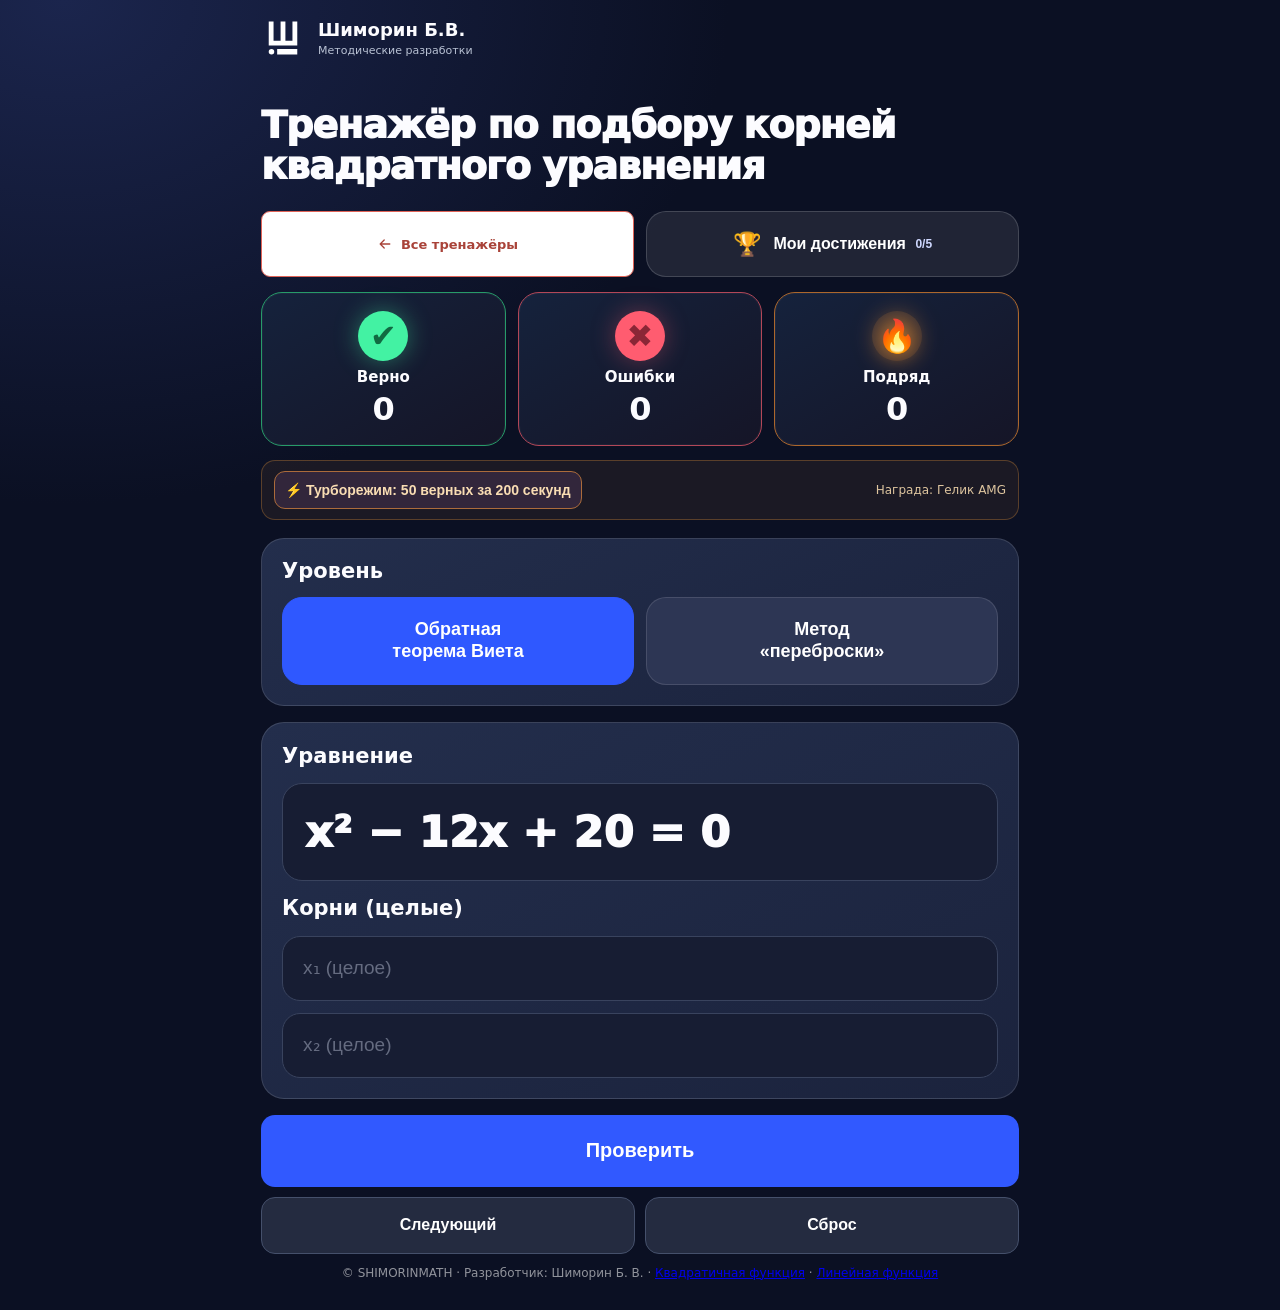
<file: quadratic-equations/index.html>
<!DOCTYPE html>
<html lang="ru">
<head>
  <meta charset="UTF-8" />
  <meta name="viewport" content="width=device-width, initial-scale=1" />
  <title>Тренажёр по подбору корней квадратного уравнения</title>
  <style>
    :root {
      --bg:#0b0f17; --text:#e8eefc; --muted:#aab6d3;
      --ok:#38d996; --bad:#ff5b6e; --btn:#2a3dff;
      --line: rgba(255,255,255,.12);
      --soft: rgba(255,255,255,.06);
    }
    *{box-sizing:border-box}
    body{
      margin:0; font-family: system-ui, -apple-system, Segoe UI, Roboto, Arial, sans-serif;
      background: radial-gradient(1200px 700px at 20% 10%, #16224a 0%, var(--bg) 55%);
      color:var(--text);
    }
    .wrap{max-width:1100px; margin:0 auto; padding:16px}
    .top{display:flex; gap:12px; flex-wrap:wrap; align-items:center; justify-content:space-between; margin-bottom:12px;}
    .title{font-size:18px; font-weight:900; letter-spacing:.2px}
    .devline{margin-top:4px; color:rgba(255,255,255,.65); font-size:13px; font-weight:700;}
    .score{display:flex; gap:10px; flex-wrap:wrap; align-items:center; font-size:14px;}
    .badge{
      padding:7px 10px; border-radius:999px;
      background: rgba(0,0,0,.25);
      border:1px solid var(--line);
      font-variant-numeric: tabular-nums;
    }

    .card{
      background: linear-gradient(180deg, rgba(255,255,255,.06), rgba(255,255,255,.03));
      border:1px solid rgba(255,255,255,.08);
      border-radius:18px; padding:14px;
      box-shadow: 0 10px 30px rgba(0,0,0,.25);
    }

    .row{display:flex; gap:12px; flex-wrap:wrap}
    .col{flex:1 1 520px; min-width:320px}
    .muted{color:var(--muted); font-size:13px; line-height:1.35}

    .controls{display:flex; gap:10px; flex-wrap:wrap; align-items:center; margin-top:14px}
    select, input{
      background: rgba(0,0,0,.25);
      color:var(--text);
      border:1px solid rgba(255,255,255,.14);
      border-radius:12px;
      padding:10px 12px;
      font-size:16px;
      outline:none;
      width:100%;
    }
    input{font-variant-numeric: tabular-nums}

    .btn{
      cursor:pointer; border:0; border-radius:14px;
      padding:10px 14px; font-size:15px; font-weight:900;
      color:white;
      background: linear-gradient(180deg, rgba(255,255,255,.12), rgba(255,255,255,.04)), var(--btn);
      box-shadow: 0 10px 25px rgba(42,61,255,.25);
      transition: transform .06s ease;
      user-select:none;
    }
    .btn:active{transform: translateY(1px)}
    .btn.secondary{background: rgba(255,255,255,.08); box-shadow:none; border:1px solid rgba(255,255,255,.14);}

    .eqCard{
      font-size:34px; font-weight:950; letter-spacing:.2px;
      padding:16px 18px; border-radius:16px;
      background: rgba(0,0,0,.22);
      border:1px solid rgba(255,255,255,.10);
      white-space:nowrap; overflow-x:auto;
    }
    .eqLabel{font-weight:900; font-size:16px; margin:10px 0 8px}

    .msg{
      margin-top:10px; padding:10px 12px; border-radius:14px;
      border:1px solid var(--line);
      background: rgba(0,0,0,.18);
      line-height:1.35;
      min-height:44px;
    }
    .ok{border-color: rgba(56,217,150,.35); background: rgba(56,217,150,.10)}
    .bad{border-color: rgba(255,91,110,.35); background: rgba(255,91,110,.10)}

    .hint{
      margin-top:10px; padding:10px 12px; border-radius:14px;
      border:1px dashed rgba(255,255,255,.18);
      background: rgba(255,255,255,.04);
      display:none;
    }
    .hint code{background: rgba(0,0,0,.25); padding:2px 6px; border-radius:8px; border:1px solid rgba(255,255,255,.10);}

    /* ===== Level 2 sketch layout ===== */
    .sketchTop {
      display:flex; gap:28px; align-items:flex-start; margin-top:10px;
    }
    .sketchTop .side {
      flex:1 1 0; min-width:0;
    }
    .sketchTop .side .eqCard{width:100%}

    .auxInline {
      display:flex; align-items:center; gap:10px;
      white-space:nowrap; overflow-x:auto;
    }
    .auxBox {
      display:inline-flex;
      padding:6px;
      border-radius:14px;
      border:2px dashed rgba(255,255,255,.35);
      background: rgba(255,255,255,.04);
      flex:0 0 auto;
    }
    .auxC {
      width:150px !important;
      font-size:20px !important;
      border-radius:12px !important;
      background: rgba(0,0,0,.18) !important;
    }

    .sketchBottom {
      display:flex; gap:28px; align-items:center; margin-top:18px;
    }
    .setBox {
      flex:1 1 0; min-width:0;
      display:flex; align-items:stretch; gap:12px;
    }
    .bracket {
      width:22px;
      border-left:7px solid rgba(255,255,255,.78);
      border-top:7px solid rgba(255,255,255,.78);
      border-bottom:7px solid rgba(255,255,255,.78);
      border-radius:10px;
      flex:0 0 auto;
    }
    .bracket.big{height:140px}
    .inputs2 {
      flex:1 1 auto;
      display:grid;
      grid-template-rows:1fr 1fr;
      gap:12px;
    }

    .midArrow {
      flex:0 0 160px;
      display:flex; flex-direction:column; align-items:center; justify-content:center; gap:8px;
      opacity:.95;
    }
    .midArrow .label {
      font-weight:950;
      padding:6px 12px;
      border-radius:999px;
      background: rgba(255,255,255,.06);
      border:1px solid var(--line);
    }
    .arrowLine {
      position:relative;
      width:150px;
      height:6px;
      border-radius:999px;
      background: rgba(255,255,255,.85);
    }
    .arrowLine:after {
      content:"";
      position:absolute;
      left:0;
      top:50%;
      transform: translate(-85%, -50%);
      width:0; height:0;
      border-top:10px solid transparent;
      border-bottom:10px solid transparent;
      border-right:18px solid rgba(255,255,255,.85);
    }

    @media (max-width:980px){
      .sketchTop, .sketchBottom {flex-direction:column}
      .midArrow {flex:0 0 auto}
      .arrowLine {width:240px}
      .bracket.big{height:126px}
      .eqCard{font-size:28px}
    }

    .footer{margin-top:10px; text-align:center; color:rgba(255,255,255,.55); font-size:12px;}

    /* ===== Reduction UI ===== */
    .reduceRow{margin-top:10px}
    .reduceCheck{
      display:flex; align-items:center; gap:10px;
      padding:10px 12px;
      border-radius:14px;
      background: rgba(255,255,255,.04);
      border:1px solid rgba(255,255,255,.10);
      font-weight:800;
      color: rgba(255,255,255,.85);
      user-select:none;
    }
    .reduceCheck input{width:18px; height:18px}
    .reducePanel{
      margin-top:10px;
      padding:10px 12px;
      border-radius:14px;
      background: rgba(0,0,0,.16);
      border:1px solid rgba(255,255,255,.10);
    }
    .reduceGrid{
      display:grid;
      grid-template-columns: 1fr 1fr 1fr;
      gap:10px;
    }
    .reduceLbl{
      font-weight:950;
      margin:0 0 6px;
      color: rgba(255,255,255,.78);
    }
    @media (max-width:980px){
      .reduceGrid{grid-template-columns:1fr}
    }


    /* ===== Theory card ===== */
    .theoryCard{
      margin-top:14px;
      border-radius:16px;
      border:1px solid rgba(255,255,255,.10);
      background: rgba(0,0,0,.18);
      padding:12px;
    }
    .theoryHead{
      display:flex;
      gap:10px;
      align-items:center;
      justify-content:space-between;
      flex-wrap:wrap;
      margin-bottom:10px;
    }
    .theoryTitle{
      font-weight:950;
      font-size:16px;
      letter-spacing:.2px;
    }
    .theoryToggle{padding:8px 12px; font-weight:900;}
    .theoryBody{display:block}
    .theoryEq{
      display:flex;
      gap:10px;
      flex-wrap:wrap;
      margin-top:8px;
      padding:10px 12px;
      border-radius:14px;
      background: rgba(255,255,255,.05);
      border:1px solid rgba(255,255,255,.10);
      font-weight:900;
    }
    .theoryGrid{
      display:grid;
      grid-template-columns: 1fr 1fr;
      gap:12px;
      margin-top:12px;
    }
    .theoryBlock{
      padding:10px 12px;
      border-radius:14px;
      background: rgba(255,255,255,.04);
      border:1px solid rgba(255,255,255,.08);
    }
    .theoryH{font-weight:950; margin-bottom:6px}
    .theorySubH{font-weight:950; margin:10px 0 6px; color: rgba(255,255,255,.86)}
    .theoryList{margin:8px 0 0 18px; padding:0}
    .theoryList li{margin:6px 0}
    .theoryText{margin-top:6px; line-height:1.4}
    .theoryNote{
      margin-top:8px;
      padding:10px 12px;
      border-radius:14px;
      background: rgba(42,61,255,.10);
      border:1px solid rgba(42,61,255,.20);
      font-weight:700;
    }
    @media (max-width:980px){
      .theoryGrid{grid-template-columns:1fr}
    }

  
    /* ===== Confetti ===== */
    .confetti{
      position: fixed;
      inset: 0;
      width: 100vw;
      height: 100vh;
      pointer-events: none;
      z-index: 9999;
      display:none;
    }


/* Recreate the compact, high-contrast original app layout */
:root{--bg:#10152d;--text:#fcfcff;--muted:#b9c2d4;--btn:#3159ff;--line:rgba(255,255,255,.13)}
html{scroll-behavior:smooth}
body{background:radial-gradient(950px 720px at 5% 0%,#1b254d,#0b1023 70%);padding-top:env(safe-area-inset-top);min-height:100vh}
.wrap{max-width:790px;padding:16px 16px 30px}
.top{display:block;margin-bottom:12px}
.title{font-size:clamp(25px,5.3vw,38px);font-weight:950;line-height:1.06;letter-spacing:-.025em}
.devline{font-size:16px;margin-top:8px;font-weight:700}
.topActions{display:grid;grid-template-columns:1fr 1fr;gap:12px;margin:18px 0 15px}
.topAction{color:white;text-align:center;background:rgba(255,255,255,.085);border:1px solid rgba(255,255,255,.16);border-radius:20px;padding:14px 10px;font-weight:900;font-size:16px;min-height:66px;cursor:pointer}
.topAction>span{font-size:23px;vertical-align:middle;margin-right:7px}
.topAction b{color:#cfd8ff;font-size:12px;vertical-align:middle;margin-left:5px}
.scoreGrid{display:grid;grid-template-columns:repeat(3,1fr);gap:12px;margin-bottom:14px}
.scoreStat{border:1px solid #465374;background:linear-gradient(150deg,#15223c,#151527);border-radius:21px;padding:18px 6px;display:flex;align-items:center;flex-direction:column;gap:7px;box-shadow:inset 0 0 0 1px rgba(255,255,255,.035)}
.scoreStat .scoreIcon{font-size:32px;width:50px;height:50px;line-height:50px;text-align:center;border-radius:50%;font-weight:900}
.scoreStat span:not(.scoreIcon){font-size:15px;font-weight:850}
.scoreStat strong{font-size:32px;line-height:1.05;letter-spacing:-.025em;font-variant-numeric:tabular-nums}
.scoreStat.correct{border-color:#279b69}.scoreStat.correct .scoreIcon{background:#43f2a3;color:#116a42;box-shadow:0 0 25px rgba(67,242,163,.4)}
.scoreStat.incorrect{border-color:#b34758}.scoreStat.incorrect .scoreIcon{background:#ff5c70;color:#8a2636;box-shadow:0 0 25px rgba(255,92,112,.35)}
.scoreStat.consecutive{border-color:#ac672c}.scoreStat.consecutive .scoreIcon{background:rgba(255,158,56,.12);filter:drop-shadow(0 0 12px #ff992d)}
.turboBox{display:flex;align-items:center;justify-content:space-between;gap:10px;margin-bottom:18px;background:rgba(255,161,58,.065);border:1px solid rgba(255,161,58,.28);padding:10px 12px;border-radius:14px}
.turboButton{font-size:14px;color:#f9ddb3;background:#32263b;border:1px solid #ab6b3b;border-radius:11px;padding:10px;font-weight:800;white-space:normal}
.turboButton.active{background:#ad5e27;color:#fff}
#turboStatus{font-size:12px;color:#dec59f;text-align:right}
.card{padding:0;border:0;background:none;box-shadow:none;border-radius:0}
.row{display:block}.col{min-width:0;flex:auto}
.levelPanel,.stage,#lvl1Block{background:linear-gradient(155deg,#232e4c,#1b233d);border:1px solid rgba(255,255,255,.13);border-radius:23px;padding:20px;margin:0 0 16px}
.levelPanel h2{font-size:21px;margin:0 0 14px}
.levelTabs{display:grid;grid-template-columns:1fr 1fr;gap:12px}
.levelTab{min-height:88px;padding:12px;border-radius:20px;border:1px solid rgba(255,255,255,.12);background:#2d3654;color:white;font-size:18px;font-weight:900;line-height:1.2;cursor:pointer}
.levelTab.active{background:#2f58ff;border-color:#2f58ff}
#lvl1Block{margin-top:12px}
.stage{margin-bottom:16px}.stageName,.eqLabel{font-size:21px;font-weight:900;margin:0 0 14px;line-height:1.25}
.stageRow{display:flex;justify-content:space-between;align-items:center;gap:8px;flex-wrap:wrap}
.eqCard{font-size:clamp(27px,5.8vw,43px);font-weight:950;background:#171d33;border:1px solid #39435e;padding:23px 22px;border-radius:20px;min-height:93px;display:flex;align-items:center;white-space:nowrap;overflow:auto;box-shadow:none}
.stackInputs{display:grid;gap:12px}.inputs2{display:grid;grid-template-rows:auto auto;gap:12px}
.stackInputs input,.inputs2 input,.auxC{border-radius:18px;background:#171d33;border:1px solid #39435e;min-height:65px;padding:15px 20px;font-size:19px;letter-spacing:0}
.stackInputs input::placeholder,.inputs2 input::placeholder,.auxC::placeholder{color:rgba(210,218,235,.42)}
.setBox{display:block}.bracket{display:none}
.auxInline{font-family:"Cambria Math",Georgia,serif;display:flex;gap:5px;overflow-x:auto;white-space:nowrap;padding:17px 10px;font-size:clamp(24px,4.5vw,36px)}
.auxInline span{flex:none}.auxBox{padding:0;border:0;background:none}.auxC{height:60px;min-height:60px;width:105px!important;text-align:center;font-size:20px!important;padding:8px!important}
.switchRow{display:flex;gap:14px;align-items:center;justify-content:space-between;margin-top:18px;font-size:19px;font-weight:850;cursor:pointer}
.switchRow input{position:absolute;opacity:0;width:1px;height:1px}
.switchVisual{width:62px;height:33px;border-radius:20px;background:#596078;flex:none;position:relative}
.switchVisual:before{content:"";position:absolute;left:4px;top:4px;width:25px;height:25px;border-radius:50%;background:#fff;transition:transform .18s}
.switchRow input:checked + .switchVisual{background:#3159ff}
.switchRow input:checked + .switchVisual:before{transform:translateX(28px)}
.switchRow input:focus-visible + .switchVisual{outline:3px solid #aebfff;outline-offset:2px}
.reducePanel{padding:15px;margin-top:12px}.miniPill{padding:5px 11px;border-radius:22px;background:rgba(255,255,255,.1);font-size:13px;font-weight:850}
.controls{display:grid;grid-template-columns:1fr 1fr;gap:10px;margin:0 0 12px}
#checkBtn{grid-column:1/-1;min-height:72px;background:#3159ff;font-size:20px}
#nextBtn,#resetBtn{min-height:57px;background:#242b40;border:1px solid #45506b;font-size:16px}
#theoryBtn{display:none}
.btn{box-shadow:none}
.msg{font-size:14px;line-height:1.5;min-height:0;margin:0 0 12px;color:#bdc8e0}
.msg:empty{display:none}
.theoryCard{margin:0 0 18px;background:#1d2741}
.footer{margin-top:12px}
.achieveOverlay{position:fixed;inset:0;background:rgba(5,8,20,.89);backdrop-filter:blur(8px);z-index:7000;display:none;overflow-y:auto;padding:18px 12px max(20px,env(safe-area-inset-bottom))}
.achieveOverlay.open{display:block}
.garage{max-width:840px;margin:0 auto;background:#17223e;border:1px solid rgba(255,255,255,.15);border-radius:22px;padding:20px}
.garageHead{display:flex;justify-content:space-between;align-items:center;gap:12px}
.garageHead h2{font-size:25px;margin:0}
.garageHead button{border:1px solid #627093;background:#263251;border-radius:12px;color:white;padding:8px 12px;font-size:19px}
.garageIntro{font-size:14px;color:#bdc9dd;margin:10px 0 15px}
.garageGrid{display:grid;grid-template-columns:repeat(2,minmax(0,1fr));gap:13px}
.garageCard{position:relative;border-radius:16px;padding:10px;background:linear-gradient(145deg,#222d4b,#121a2e);border:1px solid #3c4867;overflow:hidden}
.garageCard.unlock{border-color:#e8b76b;box-shadow:inset 0 0 0 1px #6b4d20,0 0 24px rgba(240,171,76,.12)}
.garageCard img{display:block;width:100%;aspect-ratio:2/1;object-fit:cover;border-radius:12px}
.garageCard:not(.unlock) img{filter:grayscale(.08) brightness(1.15) contrast(1.06);opacity:1}
.lockStamp{position:absolute;top:16px;right:16px;left:auto;transform:none;font-size:15px;padding:6px 9px;border-radius:12px;background:rgba(6,10,23,.78);border:1px solid rgba(255,255,255,.3);box-shadow:0 4px 14px #0006}
.garageCard.unlock .lockStamp{display:none}
.garageName{font-size:16px;font-weight:900;margin-top:9px}.garageRule{color:#b3bfd4;font-size:12px;margin:3px 0 0}
.garageCard.unlock .garageRule{color:#f9d791}
.garageCard.gelik{grid-column:1/-1}
.awardToast{position:fixed;left:50%;top:15%;z-index:8001;transform:translate(-50%,-130vh) scale(.85);transition:transform .45s cubic-bezier(.2,1.3,.3,1);width:min(92vw,410px);background:linear-gradient(155deg,#364875,#1a223a);border:2px solid #ffda7b;border-radius:22px;padding:14px;box-shadow:0 22px 70px #0009;text-align:center;pointer-events:none}
.awardToast.show{transform:translate(-50%,0) scale(1)}
.awardToast img{width:100%;max-height:190px;object-fit:contain}.awardToast strong{display:block;font-size:22px;color:#ffe5ab}
.awardToast span{font-size:14px;color:#f5f8ff}
@media(min-width:850px){.topActions{max-width:790px}}
@media(max-width:520px){.wrap{padding:13px 12px 24px}.title{font-size:clamp(23px,7.5vw,33px)}.topAction{font-size:14px;min-height:58px;padding:10px 5px;border-radius:17px}.scoreGrid{gap:8px}.scoreStat{padding:12px 3px;border-radius:18px}.scoreStat .scoreIcon{width:43px;height:43px;line-height:43px;font-size:26px}.scoreStat strong{font-size:29px}.scoreStat span:not(.scoreIcon){font-size:13px}.levelPanel,.stage,#lvl1Block{padding:16px;border-radius:21px}.levelTab{font-size:16px;padding:9px 5px;min-height:78px}.stageName,.eqLabel{font-size:18px}.eqCard{font-size:clamp(27px,8vw,36px);padding:18px 13px;min-height:82px}.auxInline{font-size:clamp(22px,6.5vw,31px)}.auxC{width:72px!important}.switchRow{font-size:16px}.garageGrid{gap:8px}.garage{padding:13px}.garageCard{padding:7px}.garageName{font-size:14px}.turboBox{flex-direction:column;align-items:stretch}.turboBox #turboStatus{text-align:left}}
@media(prefers-reduced-motion:reduce){.awardToast,.switchVisual:before{transition:none!important}}


/* Garage redesign: an achievement may be locked; the car itself must remain visible. */
.garage{background:linear-gradient(145deg,#1e2a49,#111a30);box-shadow:0 30px 100px #0009}
.garageGrid{gap:14px}
.garageCard{padding:10px;background:linear-gradient(160deg,#253353,#131d33);border:1px solid #4a5a79;border-radius:18px}
.garageCard img{display:block;width:100%;aspect-ratio:1.74;object-fit:cover;object-position:center center;border-radius:12px;background:#101522;border:1px solid rgba(255,255,255,.1)}
.garageCard:not(.unlock) img{filter:grayscale(.12) brightness(1.18) contrast(1.04);opacity:1}
.garageCard.unlock{border-color:#ffbd62;background:linear-gradient(145deg,#413343,#1c2540)}
.garageCard.unlock img{filter:saturate(1.2) brightness(1.08);box-shadow:0 0 26px rgba(255,166,54,.23)}
.garageCard .lockStamp{right:17px;top:17px;left:auto;transform:none;font-size:15px;padding:5px 8px}
.garageCard .garageName{font-size:17px;line-height:1.2;margin-top:10px;color:#fff}
.garageCard .garageRule{font-size:13px;color:#cbd6e9;line-height:1.4;margin-top:6px}
.garageCard.unlock .garageRule{color:#ffcf86}
@media(max-width:650px){
 .achieveOverlay{padding:11px 9px max(16px,env(safe-area-inset-bottom))}
 .garage{padding:14px;border-radius:18px}
 .garageHead h2{font-size:23px}
 .garageIntro{line-height:1.45;font-size:13px}
 .garageGrid{grid-template-columns:1fr;gap:14px}
 .garageCard,.garageCard.gelik{grid-column:1/-1;display:grid;grid-template-columns:48% 1fr;grid-template-rows:auto auto;column-gap:12px;align-items:center;padding:9px;border-radius:16px}
 .garageCard img{grid-column:1;grid-row:1/3;aspect-ratio:1.7;min-height:90px;object-fit:cover}
 .garageCard .garageName{grid-column:2;grid-row:1;font-size:clamp(15px,4.1vw,20px);margin:0}
 .garageCard .garageRule{grid-column:2;grid-row:2;font-size:13px;align-self:start;margin:5px 0 0}
 .garageCard .lockStamp{top:13px;right:auto;left:13px;font-size:12px;padding:4px 5px}
}
@media(max-width:380px){
 .garageCard,.garageCard.gelik{grid-template-columns:46% 1fr;column-gap:8px}
 .garageCard .garageName{font-size:15px}
 .garageCard .garageRule{font-size:12px}
}
</style>
<link rel="stylesheet" href="../catalog-nav.css">
<style>.trainer-author{display:inline-flex;align-items:center;gap:13px;margin:0 0 20px;color:inherit;text-decoration:none;line-height:1.3}.trainer-author img{display:block;width:44px;height:44px}.trainer-author strong{display:block;font-size:18px;font-weight:650}.trainer-author small{display:block;margin-top:3px;color:var(--muted);font-size:11px}.trainer-author:focus-visible{outline:2px solid #E06357;outline-offset:4px}</style>
 <link rel="stylesheet" href="../brand-details.css">
 <script defer src="../brand-motion.js"></script>
</head>
<body>
  <canvas id="confetti" class="confetti"></canvas>
  <div class="wrap">
    <div class="trainer-author"><button class="logo-trigger" type="button" data-animated-logo aria-label="Анимировать логотип Шиморина Б.В." title="Повернуть логотип" style="--logo-size:44px"><img data-logo-mark src="../SHIMORINMATH_Logo_White.svg" width="44" height="44" alt="Логотип Шиморина Б.В."></button><a href="../" aria-label="Шиморин Б.В. Методические разработки — все тренажёры" style="color:inherit;text-decoration:none"><strong>Шиморин Б.В.</strong><small>Методические разработки</small></a></div>
    <div class="top">
  <h1 class="title">Тренажёр по подбору корней квадратного уравнения</h1>
  
</div>
<div class="topActions">
 <a class="catalog-back" href="../"><svg viewBox="0 0 20 20" width="16" height="16" aria-hidden="true" fill="none" stroke="currentColor" stroke-width="1.6" stroke-linecap="round" stroke-linejoin="round"><path d="M16 10H4M9 5L4 10L9 15"/></svg>Все тренажёры</a>
 <button class="topAction" id="theoryBtn" type="button"><span aria-hidden="true">▣</span> Показать теорию</button>
 <button class="topAction" id="achievementsBtn" type="button"><span aria-hidden="true">🏆</span> Мои достижения <b id="badgeCounter">0/5</b></button>
</div>
<div class="scoreGrid" role="group" aria-label="Результаты">
 <div class="scoreStat correct"><span class="scoreIcon">✔</span><span>Верно</span><strong id="okCount">0</strong></div>
 <div class="scoreStat incorrect"><span class="scoreIcon">✖</span><span>Ошибки</span><strong id="badCount">0</strong></div>
 <div class="scoreStat consecutive"><span class="scoreIcon">🔥</span><span>Подряд</span><strong id="streak">0</strong></div>
</div>
<div class="turboBox">
 <button class="turboButton" id="turboBtn" type="button">⚡ Турборежим: 50 верных за 200 секунд</button>
 <span id="turboStatus" aria-live="polite">Награда: Гелик AMG</span>
</div>
<div class="card">
      <div class="row">
        <div class="col">
          <section class="levelPanel">
 <h2>Уровень</h2>
 <div class="levelTabs" role="group" aria-label="Выбор метода">
 <button class="levelTab active" data-select-level="1" type="button">Обратная<br> теорема Виета</button>
 <button class="levelTab" data-select-level="2" type="button">Метод<br> «переброски»</button>
 </div>
 <select id="level" hidden aria-label="Уровень">
  <option value="1">Обратная теорема Виета</option>
  <option value="2">Метод переброски</option>
 </select>
</section>

          <div id="lvl1Block">
            <div class="eqLabel">Уравнение</div>
            <div class="eqCard" id="eq1">—</div>

            <div class="eqLabel" style="margin-top:14px">Корни (целые)</div>
            <div class="setBox">
              <div class="bracket big" aria-hidden="true"></div>
              <div class="inputs2">
                <input id="x1" inputmode="text" autocomplete="off" autocapitalize="off" spellcheck="false" placeholder="x₁ (целое)" />
                <input id="x2" inputmode="text" autocomplete="off" autocapitalize="off" spellcheck="false" placeholder="x₂ (целое)" />
              </div>
            </div>
          </div>

          
<div id="lvl2Block" style="display:none">
 <section class="stage">
 <div class="stageName">Исходное уравнение</div>
 <div class="eqCard" id="eqMain">—</div>
 <label class="switchRow" for="reduceChk"><span>Сократить коэффициенты</span><input id="reduceChk" type="checkbox" role="switch"><span class="switchVisual"></span></label>
 <div class="reducePanel" id="reducePanel" style="display:none">
  <p class="muted">Раздели все коэффициенты на один и тот же общий делитель.</p>
  <div class="reduceGrid">
   <div><div class="reduceLbl">a</div><input id="ra" inputmode="text" placeholder="a′"></div>
   <div><div class="reduceLbl">b</div><input id="rb" inputmode="text" placeholder="b′"></div>
   <div><div class="reduceLbl">c</div><input id="rc" inputmode="text" placeholder="c′"></div>
  </div>
 </div>
 </section>
 <section class="stage">
  <div class="stageName">Вспомогательное уравнение</div>
  <div class="eqCard auxInline" id="eqAux">
   <span>y²</span><span id="auxSign"> + </span><span id="auxCoef">b</span><span>y</span>
   <span id="auxCSign"> + </span>
   <span class="auxBox"><input id="auxC" class="auxC" inputmode="text" autocomplete="off" spellcheck="false" placeholder="|C|"></span>
   <span>= 0</span>
  </div>
  <p class="muted">Подбери C = a · c и корни вспомогательного уравнения.</p>
 </section>
 <section class="stage">
  <div class="stageName">Корни вспомогательного уравнения</div>
  <div class="stackInputs">
   <input id="y1" inputmode="text" autocomplete="off" spellcheck="false" placeholder="y₁ (целое)">
   <input id="y2" inputmode="text" autocomplete="off" spellcheck="false" placeholder="y₂ (целое)">
  </div>
 </section>
 <section class="stage">
  <div class="stageRow"><div class="stageName">Корни исходного уравнения</div><span class="miniPill">x = y / a</span></div>
  <div class="stackInputs">
   <input id="fx1" inputmode="text" autocomplete="off" spellcheck="false" placeholder="x₁ (дробь / целое)">
   <input id="fx2" inputmode="text" autocomplete="off" spellcheck="false" placeholder="x₂ (дробь / целое)">
  </div>
 </section>
</div>
<!-- THEORY CARD -->
          <div class="theoryCard" id="theoryCard" style="display:none">
            <div class="theoryHead">
              <div class="theoryTitle">🧠 Теория подбора корней (обратная теорема Виета)</div>
              <button class="btn secondary theoryToggle" id="theoryToggle" type="button" style="display:none">toggle</button>
            </div>

            <div class="theoryBody" id="theoryBody" style="display:none">
              <div class="theoryBlock">
                Рассматриваем приведённое уравнение <b>x² + b x + c = 0</b>. Если его корни целые, то:
                <div class="theoryEq">
                  <span>x₁ + x₂ = −b</span>
                  <span>и</span>
                  <span>x₁·x₂ = c</span>
                </div>
              </div>

              <div class="theoryGrid">
                <div class="theoryBlock">
                  <div class="theoryH">1) Где искать корни</div>
                  <ul class="theoryList">
                    <li>Если корни <b>целые</b>, то они обязательно являются <b>делителями</b> числа <b>c</b>, потому что <b>x₁·x₂ = c</b>.</li>
                    <li>Значит, кандидаты — это числа <b>±d</b>, где <b>d</b> делит <b>|c|</b>.</li>
                  </ul>
                </div>

                <div class="theoryBlock">
                  <div class="theoryH">2) Сразу определить знаки корней по c</div>
                  <ul class="theoryList">
                    <li><b>c &gt; 0</b> ⇒ корни <b>одного знака</b> (оба + или оба −).</li>
                    <li><b>c &lt; 0</b> ⇒ корни <b>разных знаков</b> (один +, другой −).</li>
                    <li><b>c = 0</b> ⇒ один корень <b>0</b>, второй равен <b>−b</b>.</li>
                  </ul>
                </div>

                <div class="theoryBlock">
                  <div class="theoryH">3) Если корни одного знака — какой именно</div>
                  <div class="theoryNote">Здесь <b>c &gt; 0</b>.</div>
                  <ul class="theoryList">
                    <li><b>−b &gt; 0</b> ⇒ сумма положительная ⇒ оба корня <b>положительные</b>.</li>
                    <li><b>−b &lt; 0</b> ⇒ сумма отрицательная ⇒ оба корня <b>отрицательные</b>.</li>
                  </ul>
                </div>

                <div class="theoryBlock">
                  <div class="theoryH">4) Если корни разных знаков — кто больше по модулю</div>
                  <div class="theoryNote">Здесь <b>c &lt; 0</b>.</div>
                  <ul class="theoryList">
                    <li><b>−b &gt; 0</b> ⇒ “перевешивает” положительный ⇒ <b>|положительный| &gt; |отрицательный|</b>.</li>
                    <li><b>−b &lt; 0</b> ⇒ “перевешивает” отрицательный ⇒ <b>|отрицательный| &gt; |положительный|</b>.</li>
                  </ul>
                </div>
              </div>

              <div class="theoryBlock">
                <div class="theoryH">5) «Конструктор» делителей из простых множителей</div>
                <div class="theoryText">
                  Разложи <b>|c|</b> на простые множители, например: <b>|c| = 72 = 2³·3²</b>.<br>
                  Любой делитель собирается как конструктор: <b>2^α·3^β</b>, где <b>α = 0…3</b>, <b>β = 0…2</b>.
                  Дальше добавляешь знак (±) и проверяешь условия суммы и произведения.
                </div>
              </div>

              <div class="theoryBlock">
                <div class="theoryH">⚡ Быстрые фильтры по делимости (ускоряют подбор)</div>

                <div class="theorySubH">Чётность (делимость на 2)</div>
                <ul class="theoryList">
                  <li>Так как <b>x₁ + x₂ = −b</b>, то чётность суммы задаётся чётностью <b>b</b>.</li>
                  <li><b>b</b> нечётный ⇒ <b>−b</b> нечётный ⇒ корни <b>разной чётности</b> (один чётный, другой нечётный).</li>
                  <li>Тогда, если <b>c</b> чётное, весь множитель <b>2^k</b> из разложения <b>|c|</b> обязательно находится в <b>чётном</b> корне, а второй корень — <b>нечётный</b> (в нём нет двойки).</li>
                </ul>

                <div class="theorySubH">Обобщение: работа по остаткам (mod p)</div>
                <div class="theoryText">
                  Можно использовать любой простой делитель <b>p</b>:<br>
                  <b>x₁ + x₂ ≡ −b (mod p)</b> и <b>x₁·x₂ ≡ c (mod p)</b>.<br>
                  Например, если <b>c</b> кратно 3, то хотя бы один корень кратен 3. Тогда второй корень должен давать нужный остаток по модулю 3,
                  чтобы сумма стала равной <b>−b</b>.
                </div>

                <div class="theorySubH">Как понять, что весь множитель pᵏ «сидит» в одном корне</div>
                <div class="theoryText">
                  Если из условия по сумме видно, что один корень <b>не делится</b> на <b>p</b>, а <b>c</b> делится на <b>p</b>,
                  то вся степень <b>pᵏ</b> из разложения <b>|c|</b> обязательно находится в другом корне.
                  (Для <b>p = 2</b> это как раз типичная ситуация при нечётном <b>b</b>.)
                </div>
              </div>

              <div class="theoryBlock">
                <div class="theoryH">6) Финальная проверка пары</div>
                <ul class="theoryList">
                  <li>Выбрал делители <b>p</b> и <b>q</b>.</li>
                  <li>Проверил: <b>p·q = c</b> и <b>p + q = −b</b>.</li>
                  <li>Если оба условия выполнены — это и есть корни.</li>
                </ul>
              </div>

              <div class="theoryBlock">
                <div class="theoryNote">
                  На <b>уровне 2</b> сначала решаем вспомогательное <b>y² + b y + C = 0</b> (где <b>C = a·c</b>), а потом делим корни на <b>a</b>: <b>x = y/a</b>.
                </div>
              </div>
            </div>
          </div>

<div class="controls">
            <button class="btn" id="checkBtn">Проверить</button>
            <button class="btn secondary" id="nextBtn">Следующий</button>

            <button class="btn secondary" id="resetBtn">Сброс</button>
          </div>

          <div class="msg" id="msg" role="status" aria-live="polite"></div>
          </div>

        </div>

      <div class="footer">© SHIMORINMATH · Разработчик: Шиморин Б. В. · <a href="../quadratic-function/">Квадратичная функция</a> · <a href="../linear-function/">Линейная функция</a></div>
    </div>
  </div>

<script>
  const LEVEL1_BANK = [{b:-1,c:-2},{b:8,c:15},{b:-5,c:4},{b:-6,c:5},{b:-7,c:6},{b:-5,c:6},{b:-8,c:7},{b:-9,c:8},{b:-6,c:8},{b:-11,c:10},{b:-7,c:10},{b:-13,c:12},{b:-8,c:12},{b:-7,c:12},{b:-2,c:-80},{b:1,c:-2},{b:2,c:-3},{b:-10,c:24},{b:4,c:-5},{b:-16,c:48},{b:-17,c:52},{b:-27,c:72},{b:-17,c:60},{b:-11,c:28},{b:3,c:2},{b:4,c:3},{b:5,c:4},{b:6,c:5},{b:10,c:9},{b:16,c:15},{b:8,c:15},{b:17,c:16},{b:10,c:16},{b:19,c:18},{b:11,c:18},{b:9,c:18},{b:21,c:20},{b:12,c:20},{b:9,c:20},{b:31,c:30},{b:17,c:30},{b:11,c:30},{b:16,c:28},{b:17,c:42},{b:28,c:52},{b:18,c:72},{b:19,c:60},{b:14,c:45},{b:-1,c:-2},{b:-2,c:-3},{b:-3,c:-4},{b:-4,c:-5},{b:-5,c:-6},{b:-1,c:-6},{b:-7,c:-8},{b:-2,c:-8},{b:-9,c:-10},{b:-3,c:-10},{b:-1,c:-30},{b:-26,c:-27},{b:-6,c:-27},{b:-35,c:-36},{b:-16,c:-36},{b:-9,c:-36},{b:-5,c:-36},{b:-39,c:-40},{b:-18,c:-40},{b:-6,c:-40},{b:-3,c:-40},{b:-11,c:-26},{b:-3,c:-54},{b:-12,c:-64},{b:-2,c:-80},{b:1,c:-2},{b:2,c:-3},{b:3,c:-4},{b:4,c:-5},{b:8,c:-9},{b:14,c:-15},{b:2,c:-15},{b:47,c:-48},{b:22,c:-48},{b:13,c:-48},{b:8,c:-48},{b:2,c:-48},{b:49,c:-50},{b:23,c:-50},{b:5,c:-50},{b:12,c:-45},{b:4,c:-45},{b:5,c:-14},{b:2,c:-35},{b:7,c:-44},{b:7,c:-30},{b:5,c:-24},{b:19,c:-66},{b:-12,c:11},{b:14,c:13},{b:-5,c:-14},{b:9,c:-22},{b:-14,c:33},{b:22,c:40},{b:-20,c:51},{b:27,c:50},{b:-1,c:-72},{b:1,c:-12},{b:-12,c:27},{b:15,c:44},{b:-6,c:-72},{b:11,c:-80},{b:-12,c:20},{b:20,c:19},{b:-9,c:-70},{b:21,c:-46},{b:-46,c:88},{b:21,c:68},{b:-4,c:-21},{b:15,c:-54},{b:-22,c:96},{b:12,c:32},{b:10,c:-39},{b:-2,c:-48},{b:18,c:77},{b:-14,c:40},{b:3,c:-28},{b:-12,c:-45},{b:13,c:36},{b:-24,c:23},{b:9,c:-90},{b:-10,c:-24},{b:11,c:28},{b:-10,c:16},{b:2,c:-80},{b:-9,c:-22},{b:11,c:24},{b:-8,c:15},{b:5,c:-36},{b:-10,c:-75},{b:13,c:42},{b:-35,c:66},{b:8,c:-33},{b:-1,c:-12},{b:-33,c:32},{b:3,c:-10}];

  const rnd = (min, max) => Math.floor(Math.random() * (max - min + 1)) + min;
  const choice = (arr) => arr[rnd(0, arr.length - 1)];
  const absBI = (x) => (x < 0n ? -x : x);

  function gcdBI(a, b) {
    a = absBI(a); b = absBI(b);
    while (b !== 0n) { const t = a % b; a = b; b = t; }
    return a;
  }

  function normalizeMinusSlash(s) {
    return s
      .trim()
      .replace(/\s+/g, "")
      .replace(/[−–—]/g, "-")
      .replace(/[／⁄∕]/g, "/");
  }

  function parseIntStrict(s) {
    if (typeof s !== "string") return null;
    const t = normalizeMinusSlash(s);
    if (!/^[-+]?\d+$/.test(t)) return null;
    const v = Number(t);
    if (!Number.isSafeInteger(v)) return null;
    return v;
  }

  function parseRational(s) {
    // Accept: integer, fraction a/b, decimal with dot or comma
    if (typeof s !== "string") return null;
    const t0 = normalizeMinusSlash(s);
    if (t0 === "") return null;

    // decimal: -12.34 or 3,25 (no '/')
    const tDec = t0.replace(",", ".");
    if (tDec.includes(".") && !tDec.includes("/")) {
      if (!/^[-+]?\d+(\.\d+)?$/.test(tDec)) return null;

      const neg = tDec.startsWith("-");
      const u = (tDec[0] === "-" || tDec[0] === "+") ? tDec.slice(1) : tDec;
      const parts = u.split(".");
      const whole = parts[0] || "0";
      const frac = parts[1] || "";
      const k = frac.length;

      const denom = 10n ** BigInt(k);
      const numStr = whole + frac;
      let p = BigInt(numStr);
      if (neg) p = -p;
      let q = denom;

      const g = gcdBI(p, q);
      p = p / g; q = q / g;
      return {p, q};
    }

    // fraction or integer
    let p, q;
    if (t0.includes("/")) {
      const parts = t0.split("/");
      if (parts.length !== 2) return null;
      const [ns, ds] = parts;
      if (!/^[-+]?\d+$/.test(ns)) return null;
      if (!/^[-+]?\d+$/.test(ds)) return null;
      p = BigInt(ns);
      q = BigInt(ds);
      if (q === 0n) return null;
    } else {
      if (!/^[-+]?\d+$/.test(t0)) return null;
      p = BigInt(t0);
      q = 1n;
    }

    if (q < 0n) { p = -p; q = -q; }
    const g = gcdBI(p, q);
    p = p / g; q = q / g;
    return {p, q};
  }

  function sameUnorderedPairFrac(a1, a2, b1, b2) {
    const eq = (u, v) => (u.p === v.p && u.q === v.q);
    return (eq(a1,b1) && eq(a2,b2)) || (eq(a1,b2) && eq(a2,b1));
  }

  function formatEquation(a,b,c) {
    const parts = [];
    parts.push(a === 1 ? "x²" : (a + "x²"));

    if (b !== 0) {
      const s = b < 0 ? " − " : " + ";
      const ab = Math.abs(b);
      parts.push(s + (ab === 1 ? "x" : (ab + "x")));
    }

    if (c !== 0) {
      const s = c < 0 ? " − " : " + ";
      parts.push(s + Math.abs(c));
    }

    return parts.join("") + " = 0";
  }

  function divisorsPos(n) {
    const ds = [];
    for (let d=2; d*d<=n; d++) {
      if (n % d === 0) {
        ds.push(d);
        if (d*d !== n) ds.push(n/d);
      }
    }
    ds.push(n);
    return ds.sort((x,y)=>x-y);
  }

  function gcdInt(a, b){
    a = Math.abs(a); b = Math.abs(b);
    while (b !== 0){ const t = a % b; a = b; b = t; }
    return a;
  }
  function gcd3(a,b,c){
    return gcdInt(gcdInt(a,b),c);
  }

  function getEffectiveCoefficients(){
    if (!current || current.level !== 2) return null;
    if (!reduceChk || !reduceChk.checked) return {a: current.a, b: current.b, c: current.c};

    const a2 = parseIntStrict(ra.value);
    const b2 = parseIntStrict(rb.value);
    const c2 = parseIntStrict(rc.value);
    if (a2 === null || b2 === null || c2 === null){
      return {error: "Включено «Сократить». Впиши все три коэффициента a', b', c'."};
    }
    if (a2 === 0) return {error: "Коэффициент a' не может быть 0."};

    const A = current.a, B = current.b, Cc = current.c;

    if (A % a2 !== 0) return {error: "a' не подходит: исходный a должен делиться на a'."};
    const d = A / a2;
    if (d <= 0) return {error: "Неверное сокращение."};
    if (B !== d * b2 || Cc !== d * c2) return {error: "Сокращение неверно: a, b, c должны делиться на одно и то же число."};

    return {a: a2, b: b2, c: c2, d};
  }

  function refreshAuxDisplay(){
    // Updates auxiliary equation visuals when user toggles/edits reduction
    if (!current || current.level !== 2) return;

    let bUse = current.b;
    let aUse = current.a;
    let cUse = current.c;

    if (reduceChk && reduceChk.checked){
      const a2 = parseIntStrict(ra.value);
      const b2 = parseIntStrict(rb.value);
      const c2 = parseIntStrict(rc.value);
      if (a2 !== null) aUse = a2;
      if (b2 !== null) bUse = b2;
      if (c2 !== null) cUse = c2;
    }

    // sign/coef for y-term
    if (auxSign) auxSign.textContent = (bUse < 0) ? " − " : " + ";
    if (auxCoef) auxCoef.textContent = (Math.abs(bUse) === 1) ? "" : String(Math.abs(bUse));

    // Update the hint line: C = a·c (with current effective values if available)
      const Cuse = aUse * cUse;
    if (auxCSign) auxCSign.textContent = (Cuse < 0) ? " − " : " + ";

    const hintLine = document.getElementById("lvl2HintLine");
    if (hintLine){
      hintLine.innerHTML = `Подсказка: во вспомогательном свободный член <b>C = a·c</b>. Сейчас: <b>C = ${aUse}·${cUse} = ${Cuse}</b>. Дроби можно не сокращать. Можно вводить и десятичные (через точку или запятую).`;
    }
  }


  const LEVEL2_TASKS = (() => {
    const out = [];
    const seen = new Set();
    for (const base of LEVEL1_BANK) {
      const b = base.b;
      const C = base.c;
      if (C === 0) continue;
      const absC = Math.abs(C);
      const ds = divisorsPos(absC);
      for (const a of ds) {
        if (a === 1) continue;
        const c = C / a;
        const key = `${a},${b},${c}`;
        if (seen.has(key)) continue;
        seen.add(key);
        out.push({a, b, c, C});
      }
    }
    return out;
  })();

  let current = null;
  let solved = false;
  let nextTaskTimer = null;
  let eff = null; // effective coefficients for level 2 after (optional) reduction
  let okCount = 0, badCount = 0, streak = 0;

  const elOk = document.getElementById("okCount");
  const elBad = document.getElementById("badCount");
  const elStreak = document.getElementById("streak");
  const elMsg = document.getElementById("msg");
  const elLevel = document.getElementById("level");

  const lvl1Block = document.getElementById("lvl1Block");
  const lvl2Block = document.getElementById("lvl2Block");

  const eq1 = document.getElementById("eq1");
  const eqMain = document.getElementById("eqMain");
  const reduceChk = document.getElementById("reduceChk");
  const reducePanel = document.getElementById("reducePanel");
  const ra = document.getElementById("ra");
  const rb = document.getElementById("rb");
  const rc = document.getElementById("rc");
  const auxSign = document.getElementById("auxSign");
  const auxCoef = document.getElementById("auxCoef");
  const auxCSign = document.getElementById("auxCSign");

  const x1 = document.getElementById("x1");
  const x2 = document.getElementById("x2");

  const auxC = document.getElementById("auxC");
  const y1 = document.getElementById("y1");
  const y2 = document.getElementById("y2");
  const fx1 = document.getElementById("fx1");
  const fx2 = document.getElementById("fx2");

  function setMsg(kind, html) {
    elMsg.className = "msg " + (kind || "");
    elMsg.innerHTML = html || "";
  }

  function findIntRootsForMonic(b, C) {
    for (let p=-1200; p<=1200; p++) {
      if (p !== 0 && C % p === 0) {
        const q = C / p;
        if (p + q === -b) return [p, q];
      }
      if (p === 0 && C === 0 && -b === 0) return [0,0];
    }
    const D = b*b - 4*C;
    const s = Math.round(Math.sqrt(Math.abs(D)));
    return [(-b + s)/2, (-b - s)/2];
  }

  function newTask() {
    if(nextTaskTimer !== null){ clearTimeout(nextTaskTimer);nextTaskTimer=null; }
    solved = false;
    
    setMsg("", "");

    const lvl = Number(elLevel.value);

    if (lvl === 1) {
      lvl1Block.style.display = "block";
      lvl2Block.style.display = "none";

      const base = choice(LEVEL1_BANK);
      const b = base.b, c = base.c;
      eq1.textContent = formatEquation(1, b, c);

      const roots = findIntRootsForMonic(b, c);
      current = {level:1, b, c, roots};

      x1.value=""; x2.value="";

    } else {
      lvl1Block.style.display = "none";
      lvl2Block.style.display = "block";

      const t = choice(LEVEL2_TASKS);
      const {a,b,c,C} = t;

      eqMain.textContent = formatEquation(a,b,c);

      auxSign.textContent = (b < 0) ? " − " : " + ";
      auxCoef.textContent = (Math.abs(b) === 1) ? "" : String(Math.abs(b));

      refreshAuxDisplay();

      const yRoots = findIntRootsForMonic(b, C);
      current = {level:2, a,b,c,C, yRoots};

      eff = null;
      if (reduceChk && reducePanel){
    [ra, rb, rc].forEach(inp => { if (inp) inp.addEventListener("input", refreshAuxDisplay); });
        reduceChk.checked = false;
        reducePanel.style.display = "none";
      }
      if (ra && rb && rc){ ra.value=""; rb.value=""; rc.value=""; }
      refreshAuxDisplay();


      auxC.value=""; y1.value=""; y2.value=""; fx1.value=""; fx2.value="";

    }

  }

  function checkLevel1() {
    const v1 = parseIntStrict(x1.value);
    const v2 = parseIntStrict(x2.value);
    if (v1===null || v2===null) {
      setMsg("bad", "Впиши два целых числа (можно с минусом).");
      return false;
    }
    const [r1,r2] = current.roots;
    const ok = (v1===r1 && v2===r2) || (v1===r2 && v2===r1);
    if (ok) {
      setMsg("ok", `✅ Верно! Корни: <b>${r1}</b> и <b>${r2}</b>.`);
      return true;
    }
    setMsg("bad", "❌ Не совпало. Проверь сумму и произведение (или открой подсказку).");
    return false;
  }

  function checkLevel2() {
    const effRes = getEffectiveCoefficients();
    if (effRes && effRes.error){
      setMsg("bad", "❌ " + effRes.error);
      return false;
    }
    const effA = effRes.a, effB = effRes.b, effC = effRes.c;
    const effAuxC = effA * effC;

    const C_in = parseIntStrict(auxC.value);
    if (C_in===null) {
      setMsg("bad", "Сначала впиши |C| (целое число) во вспомогательном уравнении.");
      return false;
    }
    const CinAbs = Math.abs(C_in);
    const CneedAbs = Math.abs(effAuxC);
    if (CinAbs !== CneedAbs) {
      setMsg("bad", "❌ Неверно: во вспомогательном нужно вписать модуль |C|, где C = a·c.");
      return false;
    }

    const yy1 = parseIntStrict(y1.value);
    const yy2 = parseIntStrict(y2.value);
    if (yy1===null || yy2===null) {
      setMsg("bad", "Впиши два целых корня y₁ и y₂.");
      return false;
    }
    if (yy1 + yy2 !== -effB || yy1 * yy2 !== effAuxC) {
      setMsg("bad", "❌ Корни y₁, y₂ не подходят (проверь сумму и произведение).");
      return false;
    }

    const fxv1 = parseRational(fx1.value);
    const fxv2 = parseRational(fx2.value);
    if (!fxv1 || !fxv2) {
      setMsg("bad", "Впиши x₁ и x₂ как дроби/целые (пример: -7/3 или 2).");
      return false;
    }

    const toFrac = (num, den) => {
      let p = BigInt(num), q = BigInt(den);
      if (q < 0n) { p=-p; q=-q; }
      const g = gcdBI(p,q);
      return {p:p/g, q:q/g};
    };
    const xA = toFrac(yy1, effA);
    const xB = toFrac(yy2, effA);

    const ok = sameUnorderedPairFrac(fxv1, fxv2, xA, xB);
    if (!ok) {
      setMsg("bad", "❌ Дроби не совпали с x = y/a. Можно не сокращать — тренажёр сам сокращает.");
      return false;
    }

    setMsg("ok",
      `✅ Верно!<br>
       Вспомогательные корни: <b>y₁=${yy1}</b>, <b>y₂=${yy2}</b><br>
       Исходные: <b>x₁=${String(xA.p)}/${String(xA.q)}</b>, <b>x₂=${String(xB.p)}/${String(xB.q)}</b>.`
    );
    return true;
  }

  function check() {
    if (!current || solved) return;
    const ok = current.level === 1 ? checkLevel1() : checkLevel2();
    if (ok) solved = true;

    if (ok) { okCount++; streak++; } else { badCount++; streak=0; }

    elOk.textContent = okCount;
    elBad.textContent = badCount;
    elStreak.textContent = streak;

    if (ok) {
      launchConfetti(900);
      // автоматически следующее задание
      nextTaskTimer=setTimeout(() => { nextTaskTimer=null;newTask(); }, 780);
    }
  }

  document.getElementById("checkBtn").addEventListener("click", check);
  document.getElementById("nextBtn").addEventListener("click", () => {
    if (!solved) {
      // пропуск без решения = ошибка
      badCount++;
      streak = 0;
      elBad.textContent = badCount;
      elStreak.textContent = streak;
      setMsg("bad", "❌ Пропуск засчитан как ошибка. (Чтобы без ошибки — сначала реши и нажми «Проверить».)");
      // всё равно даём следующее
      newTask();
      return;
    }
    newTask();
  });
const resetBtn = document.getElementById("resetBtn");
  if (resetBtn){
    resetBtn.addEventListener("click", () => {
      okCount = 0;
      badCount = 0;
      streak = 0;
      solved = false;
      elOk.textContent = okCount;
      elBad.textContent = badCount;
      elStreak.textContent = streak;
      setMsg("", "");
      // скрыть подсказку
      
      // скрыть теорию
      const theoryBody = document.getElementById("theoryBody");
      if (theoryBody) theoryBody.style.display = "none";
      // новое задание
      newTask();
    });
  }

  // Keep visible method buttons and the original level selector synchronized.
  const levelTabs=[...document.querySelectorAll("[data-select-level]")];
  function selectLevel(value){
    elLevel.value=String(value);
    levelTabs.forEach(btn=>{const on=btn.dataset.selectLevel===elLevel.value;btn.classList.toggle("active",on);btn.setAttribute("aria-pressed",String(on));});
    newTask();
  }
  levelTabs.forEach(btn=>btn.addEventListener("click",()=>selectLevel(btn.dataset.selectLevel)));
  elLevel.addEventListener("change",()=>selectLevel(elLevel.value));
  levelTabs.forEach(btn=>btn.setAttribute("aria-pressed",String(btn.dataset.selectLevel===elLevel.value)));
  if (reduceChk && reducePanel){
    [ra, rb, rc].forEach(inp => { if (inp) inp.addEventListener("input", refreshAuxDisplay); });
    reduceChk.addEventListener("change", () => {
      reducePanel.style.display = reduceChk.checked ? "block" : "none";
      refreshAuxDisplay();
    });
  }


    [x1,x2,auxC,y1,y2,fx1,fx2].forEach(inp => {
    inp.addEventListener("keydown", (e) => { if (e.key === "Enter") check(); });
  });
  // ===== Theory open/close (separate button) =====
  const theoryBtn = document.getElementById("theoryBtn");
  const theoryCard = document.getElementById("theoryCard");
  const theoryBody = document.getElementById("theoryBody");
  if (theoryBtn && theoryCard && theoryBody) {
    theoryBtn.addEventListener("click", () => {
      const isOpen = theoryBody.style.display !== "none";
      theoryCard.style.display = isOpen ? "none" : "block";
      theoryBody.style.display = isOpen ? "none" : "block";
      // если открыли — чуть прокрутим к теории
      if (!isOpen) theoryCard.scrollIntoView({behavior:"smooth", block:"start"});
    });
  }

  // ===== Confetti (simple, no libs) =====
  const confCanvas = document.getElementById("confetti");
  const confCtx = confCanvas ? confCanvas.getContext("2d") : null;

  function resizeConfetti() {
    if (!confCanvas) return;
    confCanvas.width = Math.floor(window.innerWidth * devicePixelRatio);
    confCanvas.height = Math.floor(window.innerHeight * devicePixelRatio);
  }
  window.addEventListener("resize", resizeConfetti);
  resizeConfetti();

  function launchConfetti(durationMs=900) {
    if (!confCanvas || !confCtx) return;
    resizeConfetti();
    confCanvas.style.display = "block";

    const W = confCanvas.width;
    const H = confCanvas.height;
    const N = 140;
    const parts = [];
    const colors = ["#ffffff","#c7d2fe","#86efac","#fca5a5","#fde68a","#a5b4fc","#93c5fd"];

    for (let i=0;i<N;i++){
      parts.push({
        x: Math.random()*W,
        y: -Math.random()*H*0.2,
        vx: (Math.random()-0.5)*2.2*devicePixelRatio,
        vy: (Math.random()*4.5+3.0)*devicePixelRatio,
        w: (Math.random()*6+4)*devicePixelRatio,
        h: (Math.random()*10+6)*devicePixelRatio,
        rot: Math.random()*Math.PI,
        vr: (Math.random()-0.5)*0.18,
        c: colors[Math.floor(Math.random()*colors.length)],
        a: 1
      });
    }

    const t0 = performance.now();
    function frame(t){
      const dt = Math.min(32, t - (frame.tPrev || t));
      frame.tPrev = t;

      confCtx.clearRect(0,0,W,H);

      const elapsed = t - t0;
      for (const p of parts){
        p.vy += 0.012*dt*devicePixelRatio; // gravity
        p.x += p.vx*dt*0.06;
        p.y += p.vy*dt*0.06;
        p.rot += p.vr*dt;

        // fade out near end
        if (elapsed > durationMs*0.65) p.a = Math.max(0, 1 - (elapsed - durationMs*0.65)/(durationMs*0.35));

        confCtx.save();
        confCtx.globalAlpha = p.a;
        confCtx.translate(p.x, p.y);
        confCtx.rotate(p.rot);
        confCtx.fillStyle = p.c;
        confCtx.fillRect(-p.w/2, -p.h/2, p.w, p.h);
        confCtx.restore();
      }

      if (elapsed < durationMs){
        requestAnimationFrame(frame);
      } else {
        confCtx.clearRect(0,0,W,H);
        confCanvas.style.display = "none";
      }
    }
    requestAnimationFrame(frame);
  }

  newTask();
</script>

<div class="achieveOverlay" id="garageOverlay" role="dialog" aria-modal="true" aria-label="Мои достижения">
 <div class="garage">
 <div class="garageHead"><h2>🏆 Мой гараж</h2><button id="closeGarage" type="button" aria-label="Закрыть достижения">✕</button></div>
 <p class="garageIntro">Собирай коллекцию за серии правильных ответов. Даже закрытые автомобили можно рассмотреть, а после разблокировки карточка загорается.</p>
 <div class="garageGrid" id="garageGrid">
  <article class="garageCard" data-award="zaporozhets"><img src="cars/zaporozhets-gallery-20261109.svg" alt="Иллюстрация Запорожца" loading="lazy"><span class="lockStamp" aria-label="Ещё не открыто">🔒</span><div class="garageName">Запорожец деда Васи</div><p class="garageRule">5 верных подряд</p></article>
  <article class="garageCard" data-award="priora"><img src="cars/priora-gallery-20261109.svg" alt="Иллюстрация заниженной Приоры" loading="lazy"><span class="lockStamp" aria-label="Ещё не открыто">🔒</span><div class="garageName">Заниженная Приора</div><p class="garageRule">10 верных подряд</p></article>
  <article class="garageCard" data-award="camry"><img src="cars/camry-gallery-20261109.svg" alt="Иллюстрация Камри" loading="lazy"><span class="lockStamp" aria-label="Ещё не открыто">🔒</span><div class="garageName">Камри 3,5</div><p class="garageRule">25 верных подряд</p></article>
  <article class="garageCard" data-award="sclass"><img src="cars/sclass-gallery-20261109.svg" alt="Иллюстрация S-класса" loading="lazy"><span class="lockStamp" aria-label="Ещё не открыто">🔒</span><div class="garageName">S-класс</div><p class="garageRule">50 верных подряд</p></article>
  <article class="garageCard gelik" data-award="gelik"><img src="cars/gelik-gallery-20261109.svg" alt="Иллюстрация Гелика AMG" loading="lazy"><span class="lockStamp" aria-label="Ещё не открыто">🔒</span><div class="garageName">Гелик AMG</div><p class="garageRule">50 верных за 200 секунд в турборежиме</p></article>
 </div></div>
</div>
<div class="awardToast" id="awardToast" role="status" aria-live="polite">
 <strong>🏆 Новая машина в гараже!</strong>
 <img id="toastCar" src="cars/zaporozhets-gallery-20261109.svg" alt="">
 <span id="toastName"></span>
</div>
<script>
(function(){
"use strict";
const $=id=>document.getElementById(id);
const thresholds=[["zaporozhets",5],["priora",10],["camry",25],["sclass",50]];
const awardNames={zaporozhets:"Запорожец деда Васи",priora:"Заниженная Приора",camry:"Камри 3,5",sclass:"S-класс",gelik:"Гелик AMG"};
let awards={},lastCorrect=Number($("okCount").textContent)||0,lastStreak=Number($("streak").textContent)||0;
let turbo={running:false,start:0,correct:0},toastTimeout=null,previousCorrect=lastCorrect;
try{awards=JSON.parse(localStorage.getItem("shimorin-viete-garage-v1")||"{}")||{}}catch(e){awards={}}
function persist(){try{localStorage.setItem("shimorin-viete-garage-v1",JSON.stringify(awards));}catch(e){}}
function renderGarage(){
 document.querySelectorAll("[data-award]").forEach(el=>el.classList.toggle("unlock",!!awards[el.dataset.award]));
 $("badgeCounter").textContent=Object.keys(awardNames).filter(k=>awards[k]).length+"/5";
}
function unlock(key){
 if(awards[key])return;
 awards[key]={at:Date.now()};persist();renderGarage();
 $("toastCar").src=({zaporozhets:"cars/zaporozhets-gallery-20261109.svg",priora:"cars/priora-gallery-20261109.svg",camry:"cars/camry-gallery-20261109.svg",sclass:"cars/sclass-gallery-20261109.svg",gelik:"cars/gelik-gallery-20261109.svg"})[key];$("toastName").textContent=awardNames[key];
 $("awardToast").classList.add("show");if(toastTimeout)clearTimeout(toastTimeout);
 toastTimeout=setTimeout(()=>$("awardToast").classList.remove("show"),4100);
}
function refreshScore(){
 const correct=Number($("okCount").textContent)||0,streak=Number($("streak").textContent)||0;
 if(correct===lastCorrect&&streak===lastStreak)return;
 if(correct>lastCorrect){
  if(turbo.running){
   const elapsed=Date.now()-turbo.start;
   if(elapsed<=200000){turbo.correct+=correct-lastCorrect;if(turbo.correct>=50){unlock("gelik");endTurbo("🏆 Турбо выполнено! Гелик AMG в гараже.");}}
   else endTurbo("Время вышло. Начни турбо заново.");
  }
 }
 for(const [key,need] of thresholds){if(streak>=need)unlock(key);}
 lastCorrect=correct;lastStreak=streak;
}
function endTurbo(message){
 turbo.running=false;$("turboBtn").classList.remove("active");$("turboBtn").textContent="⚡ Начать турбо заново";
 $("turboStatus").textContent=message;
}
function tick(){
 if(!turbo.running)return;
 const remaining=Math.ceil((200000-(Date.now()-turbo.start))/1000);
 if(remaining<=0){endTurbo("200 секунд истекли. Попробуй ещё раз.");return;}
 $("turboStatus").textContent=turbo.correct+"/50 · осталось "+remaining+" с";
}
$("turboBtn").addEventListener("click",()=>{
 if(turbo.running){endTurbo("Турбо остановлено.");return;}
 turbo={running:true,start:Date.now(),correct:0};
 $("turboBtn").classList.add("active");$("turboBtn").textContent="■ Остановить турбо";tick();
});
setInterval(tick,250);
$("achievementsBtn").addEventListener("click",()=>{$("garageOverlay").classList.add("open");document.body.style.overflow="hidden";});
function closeGarage(){$("garageOverlay").classList.remove("open");document.body.style.overflow="";}
$("closeGarage").addEventListener("click",closeGarage);
$("garageOverlay").addEventListener("click",e=>{if(e.target===$("garageOverlay"))closeGarage();});
document.addEventListener("keydown",e=>{if(e.key==="Escape")closeGarage();});
const observer=new MutationObserver(refreshScore);
observer.observe($("okCount"),{characterData:true,childList:true,subtree:true});
observer.observe($("streak"),{characterData:true,childList:true,subtree:true});
renderGarage();
})();
</script>

</body>
</html>
</file>
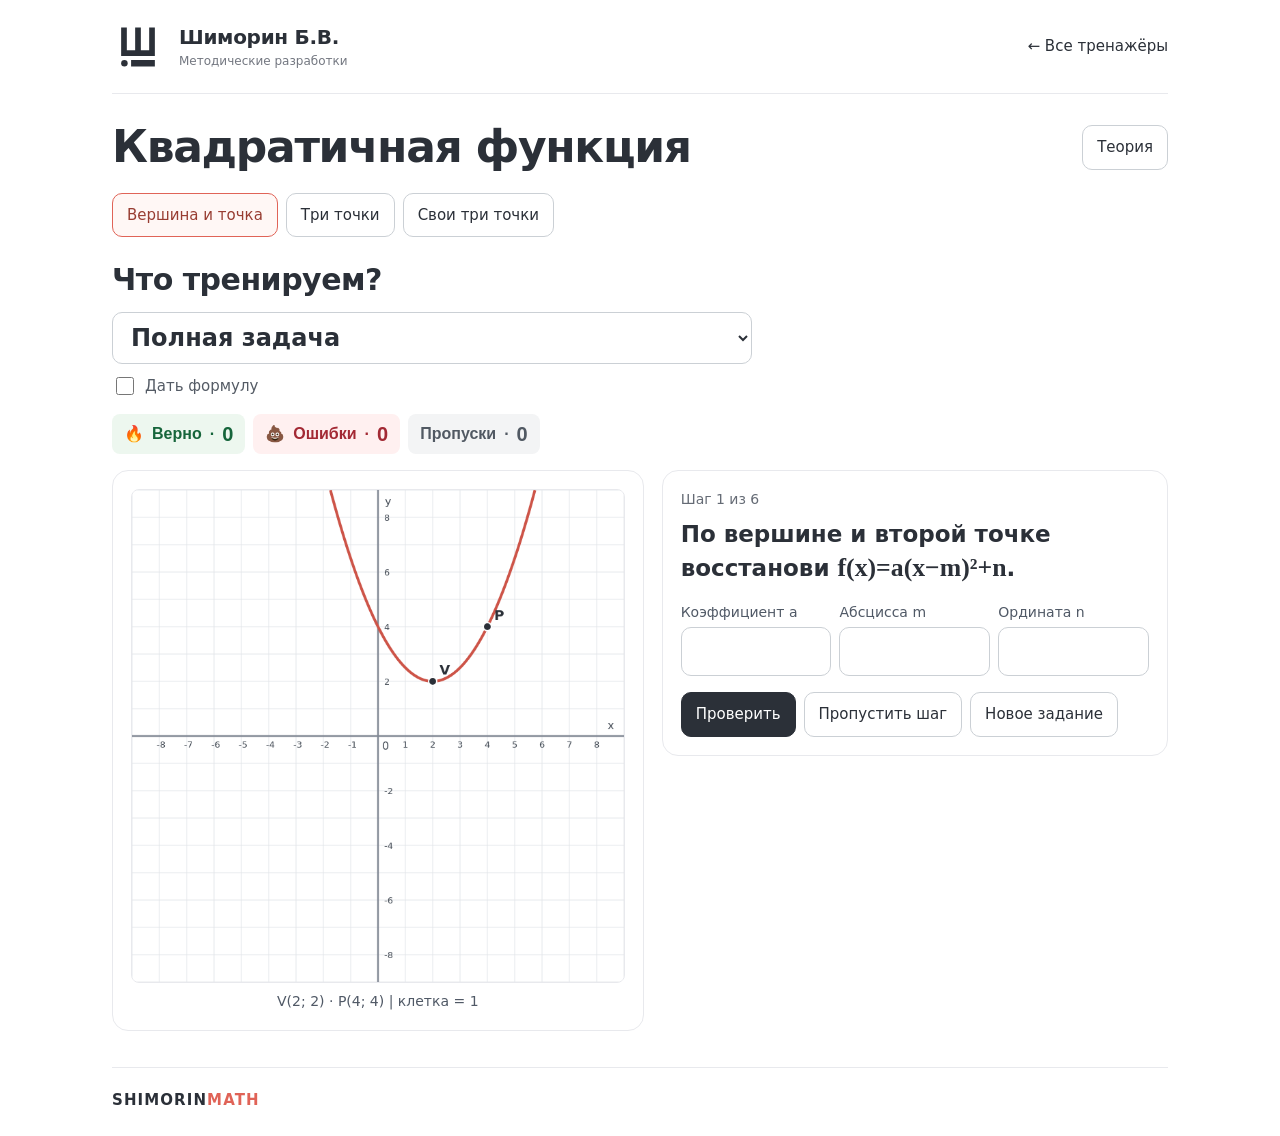
<file: quadratic-function/index.html>
<!doctype html>
<html lang="ru">
<head>
<meta charset="utf-8">
<meta name="viewport" content="width=device-width,initial-scale=1,viewport-fit=cover">
<meta name="theme-color" content="#ffffff">
<meta name="description" content="SHIMORINMATH — тренажёр квадратичной функции. Два способа по графику: вершина и точка, три точки. Проверка значения функции и обратной задачи.">
<title>Квадратичная функция · SHIMORINMATH</title>
<link rel="icon" type="image/svg+xml" href="../SHIMORINMATH_Favicon.svg">

<link rel="stylesheet" href="../catalog.css">
<link rel="stylesheet" href="../catalog-identity.css">
<link rel="stylesheet" href="../brand-details.css">
<link rel="stylesheet" href="../trainer-scores.css">
<script defer src="../brand-motion.js"></script>
<style>
button, input, select {font: inherit; color: inherit}
button, select, label[for], .practice-check {cursor: pointer}
:focus-visible {outline: 2px solid #a84035; outline-offset: 3px}
main {padding: 28px 0 36px}
h1 {margin: 0}
.title-row, .tabs, .actions, .fields, .practice-check {display:flex; align-items:center; flex-wrap:wrap; gap:8px}
.title-row {justify-content:space-between; gap:16px; margin-bottom:20px}
.btn, .tab, select, .field input {border:1px solid #cbd0d5; border-radius:10px; background:white; padding:10px 14px}
button:hover:not(:disabled), select:hover {border-color:var(--coral)}
.tab.active {background:var(--pale); border-color:var(--coral); color:#983d32}
.btn.primary {background:var(--ink); color:white; border-color:var(--ink)}
.btn:disabled {opacity:.45; cursor:default}
.practice-controls {display:grid; gap:10px; margin:20px 0 16px}
.practice-controls > label:first-child {font-size:clamp(22px,3vw,30px); font-weight:650; letter-spacing:-.5px}
.practice-controls select {width:100%; max-width:640px; font-size:clamp(18px,2.4vw,24px); font-weight:600}
.practice-check {width:fit-content; color:#545b65}
.practice-check input {accent-color:#a84035; width:18px; height:18px}
.trainer-scores {margin-bottom:16px}
.status.ok {color:#16653b; background:#edf7ef}
.status.bad {color:#a32934; background:#fff0f0}
.workspace {display:grid; grid-template-columns:minmax(0,1.05fr) minmax(0,1fr); gap:18px; align-items:start}
.card {min-width:0; border:1px solid var(--line); border-radius:16px; padding:18px}
.canvas-wrap canvas {display:block; width:100%; height:auto; border-radius:8px; border:1px solid var(--line)}
canvas[data-mode=free] {cursor:crosshair}
.graph-caption {color:#505966; font-size:14px; text-align:center; margin-top:8px}
.graph-caption:empty {display:none}
.free-controls {margin-top:12px}
.step-label {color:#656b75; font-size:14px}
.question {font-size:clamp(19px,2vw,23px); font-weight:600; line-height:1.4; margin:8px 0 16px}
.fields {align-items:end}
.field {display:grid; gap:4px; flex:1; min-width:90px}
.field label {color:#505966; font-size:14px}
.field input {width:100%; font-size:18px}
.actions {margin-top:16px}
.given-formula {margin-bottom:12px}
.math {font-family:"STIX Two Math","Cambria Math",Georgia,serif; font-size:1.12em}
.frac {display:inline-flex; flex-direction:column; text-align:center; vertical-align:middle; line-height:1.1; font-size:.9em}
.frac .num {border-bottom:1px solid; padding:0 .15em}
.status:not(:empty) {margin-top:14px; padding:10px 12px; border-radius:8px}
dialog {width:min(600px,calc(100% - 28px)); max-height:85vh; color:var(--ink); padding:24px; border:1px solid var(--line); border-radius:16px}
dialog::backdrop {background:rgba(43,48,56,.45)}
dialog header {display:flex; align-items:center; justify-content:space-between; gap:12px}
dialog h2, dialog p {margin:0} dialog h3 {margin:18px 0 4px}
@media(max-width:740px){.workspace {grid-template-columns:1fr} .page {padding:0 14px} .card {padding:14px} .site-header {gap:8px}}
</style>
</head>
<body>
<div class="page">
<header class="site-header"><div class="author-identity"><button class="logo-trigger" type="button" data-animated-logo aria-label="Анимировать логотип Шиморина Б.В." title="Повернуть логотип" style="--logo-size:52px"><img data-logo-mark src="../brand-logo.svg" width="52" height="52" alt="Логотип Шиморина Б.В."></button><a class="author-copy" href="../" aria-label="Шиморин Б.В. Методические разработки — главная"><strong>Шиморин Б.В.</strong><small>Методические разработки</small></a></div><a href="../">← Все тренажёры</a></header>
<main><div class="title-row"><h1>Квадратичная функция</h1><button class="btn" id="openTheory" type="button">Теория</button></div>
<section>
<div class="tabs" role="group" aria-label="Способ нахождения функции">
<button type="button" class="tab active" data-mode="vertex" aria-pressed="true">Вершина и точка</button>
<button type="button" class="tab" data-mode="three" aria-pressed="false">Три точки</button>
<button type="button" class="tab" data-mode="free" aria-pressed="false">Свои три точки</button>
</div>
<div class="practice-controls">
 <label for="actionSelect">Что тренируем?</label>
 <select id="actionSelect" aria-label="Выбор тренировочного действия">
  <option value="all">Полная задача</option>
  <option value="formula">Только восстановление функции</option>
  <option value="eval">Вычислить f(t)</option>
  <option value="inverse">Найти x, при которых f(x) = k</option>
  <option value="disc">Вычислить дискриминант</option>
  <option value="vx">Найти абсциссу вершины</option>
  <option value="vy">Найти ординату вершины</option>
 </select>
 <label class="practice-check"><input id="onlyAction" type="checkbox"><span>Дать формулу</span></label>
</div>
</section>
<section class="trainer-scores" role="group" aria-label="Счётчики результатов">
  <span class="trainer-score trainer-score--correct"><span aria-hidden="true">🔥</span> Верно <span aria-hidden="true">·</span> <strong id="totalCount">0</strong></span>
  <span class="trainer-score trainer-score--incorrect"><span aria-hidden="true">💩</span> Ошибки <span aria-hidden="true">·</span> <strong id="mistakesCount">0</strong></span>
  <span class="trainer-score trainer-score--skip">Пропуски <span aria-hidden="true">·</span> <strong id="skippedCount">0</strong></span>
</section>
<div class="workspace"><section class="card">
<div class="canvas-wrap"><canvas id="graph" width="720" height="720" aria-label="Координатная сетка с графиком параболы и отмеченными точками"></canvas></div>
<div class="graph-caption" id="dotsText" aria-live="polite">Одна клетка = одна единица.</div>
<div class="free-controls" id="freeControls" hidden>
 <button class="btn" id="clearPoints" type="button">Очистить точки</button>
</div>

</section>
<section class="card">

<div class="steps">
<div class="given-formula" id="givenFormula" hidden></div>
<div class="step-label" id="stepLabel">Шаг 1 из 3</div>
<div class="question" id="question"></div>
<div class="fields" id="fields"></div>
<div class="actions">
<button class="btn primary" id="check" type="button">Проверить</button>
<button class="btn" id="skipStep" type="button">Пропустить шаг</button>
<button class="btn" id="next" type="button">Новое задание</button>
</div>
<div class="status" id="status" role="status" aria-live="polite"></div>
</div></section></div></main>
<footer class="site-footer"><span class="shimorin-wordmark" aria-label="SHIMORINMATH"><span>SHIMORIN</span><span class="wordmark-accent">MATH</span></span></footer>
</div>
<dialog id="theory" aria-labelledby="theoryTitle">
<header><h2 id="theoryTitle">Теория</h2><form method="dialog"><button class="btn" autofocus>К заданию</button></form></header>
<h3>Вершина и точка</h3>
<p>Для вершины V(m; n) функция имеет вид <span class="math">f(x) = a(x − m)² + n</span>. Пусть P(u; v) — другая точка параболы. Подставьте её координаты, чтобы найти <span class="math">a = <span class="frac"><span class="num">v − n</span><span class="den">(u − m)²</span></span></span>. При a &gt; 0 ветви направлены вверх, при a &lt; 0 — вниз.</p>
<p>Например, для V(2; 3) и P(4; 1) получаем <span class="math">1 = 4a + 3</span>, поэтому <span class="math">a = −½</span>.</p>
<h3>Три точки</h3>
<p>Подставьте координаты каждой точки в <span class="math">y = ax² + bx + c</span> и решите систему. Три точки с разными абсциссами задают параболу, если они не лежат на одной прямой.</p>
<p>Например, точки (0; 1), (1; 2) и (−1; 4) дают c = 1, a + b = 1 и a − b = 3. Сложение последних двух уравнений даёт a = 2, откуда b = −1. Получаем <span class="math">f(x) = 2x² − x + 1</span>.</p>
<h3>Значение функции и аргументы</h3>
<p>Чтобы найти f(t), подставьте t вместо x. В примере выше f(−1) = 4. Чтобы найти все аргументы, при которых f(x) = 4, решите <span class="math">2x² − x − 3 = 0</span>. Корни равны −1 и 1,5.</p>
<h3>Дискриминант и вершина</h3>
<p>Запишите функцию в виде <span class="math">f(x) = ax² + bx + c</span>. Дискриминант равен <span class="math">D = b² − 4ac</span>. Абсцисса вершины <span class="math">m = <span class="frac"><span class="num">−b</span><span class="den">2a</span></span></span>, ордината <span class="math">n = f(m)</span>.</p>
</dialog>
<script>
(function(){
"use strict";
var $=function(id){return document.getElementById(id);};
var canvas=$("graph"),ctx=canvas.getContext("2d");
var mode="vertex",task=null,manualPoints=[],stepIndex=0,steps=[],hadSkip=false,done=false,stats={};
function rnd(lo,hi){return Math.floor(Math.random()*(hi-lo+1))+lo;}
function pick(a){return a[rnd(0,a.length-1)];}
function formatN(n){return Number.isInteger(n)?String(n):String(n).replace('.',',');}
function fractionHTML(value){
 if(!Number.isFinite(value))return "—";
 if(Math.abs(value-Math.round(value))<1e-9)return String(Math.round(value));
 var neg=value<0?"−":"",x=Math.abs(value),h0=0,h1=1,k0=1,k1=0,z=x;
 for(var i=0;i<32;i++){
  var a=Math.floor(z),h=a*h1+h0,k=a*k1+k0;
  if(k>10000000||!Number.isSafeInteger(h))break;
  if(Math.abs(h/k-x)<1e-10){
   return neg+'<span class="frac"><span class="num">'+h+'</span><span class="den">'+k+'</span></span>';
  }
  h0=h1;h1=h;k0=k1;k1=k;
  var residue=z-a;if(residue<1e-12)break;z=1/residue;
 }
 return formatN(value);
}
function f(q,x){return q.a*(x-q.m)*(x-q.m)+q.n;}
function generate(which){
 for(var tries=0;tries<1200;tries++){
  var q;
  if(which==='vertex'){
   q={mode:which,m:rnd(-2,2),n:rnd(-4,4),a:pick([-2,-1,-0.5,0.5,1,2])};
   q.b=-2*q.a*q.m;q.c=q.a*q.m*q.m+q.n;
  }else{
   // Integer lattice points, but the vertex lies strictly between grid nodes.
   var qa=pick([-2,-1,1,2]),qm=pick([-2.5,-1.5,-0.5,0.5,1.5,2.5]),qc=rnd(-3,3);
   q={mode:which,a:qa,m:qm,b:-2*qa*qm,c:qc,n:qc-qa*qm*qm};
  }
  var possible=[];
  for(var x=-(which==='three'?3:5);x<=(which==='three'?3:5);x++){var y=f(q,x);if(Number.isInteger(y)&&y>=-7&&y<=7)possible.push({x:x,y:y});}
  if(which==='vertex'){
   var options=possible.filter(function(p){return p.x!==q.m && Math.abs(p.x-q.m)>=1 && Math.abs(p.y-q.n)>=1 && Math.abs(p.x-q.m)<=3;});
   if(options.length<1)continue;
   q.points=[{name:'V',x:q.m,y:q.n},Object.assign({name:'P'},pick(options))];
  }else{
   if(possible.length<3 || !possible.some(function(p){return p.x===0;}))continue;
   var candidates=possible.filter(function(p){return p.x!==0;}),selected=[possible.find(function(p){return p.x===0;})];
   while(selected.length<3&&candidates.length){
    var nidx=rnd(0,candidates.length-1);selected.push(candidates.splice(nidx,1)[0]);
   }
   if(selected.length!==3)continue;
   selected.sort(function(a,b){return a.x-b.x;});
   q.points=selected.map(function(p,i){return {name:'ABC'[i],x:p.x,y:p.y};});
   if(Number.isInteger(q.m)||Number.isInteger(q.n))continue;
  }
  var ds=which==='three'?[0.5,1.5,2.5]:[1,2];
  var distances=ds.filter(function(h){return q.m-h>=-5&&q.m+h<=5&&f(q,q.m+h)>=-7&&f(q,q.m+h)<=7&&Number.isInteger(f(q,q.m+h));});
  if(!distances.length)continue;
  q.h=pick(distances);q.target=f(q,q.m+q.h);
  q.roots=[q.m-q.h,q.m+q.h];
  var xs=[];
  for(var j=-5;j<=5;j++){var value=f(q,j);if(value>=-10&&value<=10&&j!==q.m+q.h&&j!==q.m-q.h)xs.push(j);}
  if(!xs.length)continue;
  q.evalX=pick(xs);q.evalY=f(q,q.evalX);
  return q;
 }
 throw Error('Не удалось подобрать задачу');
}

function drawGraph(q){
 var w=canvas.width,h=canvas.height,sc=40,ox=w/2,oy=h/2;
 ctx.clearRect(0,0,w,h);
 ctx.fillStyle="#ffffff";ctx.fillRect(0,0,w,h);
 ctx.lineWidth=1;ctx.strokeStyle="#e2e5e9";
 for(var i=-9;i<=9;i++){
  ctx.beginPath();ctx.moveTo(ox+i*sc,0);ctx.lineTo(ox+i*sc,h);ctx.stroke();
  ctx.beginPath();ctx.moveTo(0,oy+i*sc);ctx.lineTo(w,oy+i*sc);ctx.stroke();
 }
 ctx.strokeStyle="#828995";ctx.lineWidth=2.5;
 ctx.beginPath();ctx.moveTo(0,oy);ctx.lineTo(w,oy);ctx.moveTo(ox,0);ctx.lineTo(ox,h);ctx.stroke();
 ctx.fillStyle="#434b55";ctx.font="16px system-ui";
 ctx.fillText("x",w-24,oy-10);ctx.fillText("y",ox+10,22);ctx.fillText("0",ox+6,oy+20);
 ctx.font="13px system-ui";
 for(var t=-8;t<=8;t++){
  if(t===0)continue;
  ctx.fillText(String(t),ox+t*sc-4,oy+17);
  if(t%2===0)ctx.fillText(String(t),ox+9,oy-t*sc+5);
 }
 if(q){
  ctx.strokeStyle="#cd5448";ctx.lineWidth=4;ctx.lineJoin="round";ctx.beginPath();
  var lastIn=false;
  for(var xi=-900;xi<=900;xi++){
   var vx=xi/100,vy=f(q,vx),px=ox+vx*sc,py=oy-vy*sc;
   var inside=px>=0&&px<=w&&py>=0&&py<=h;
   if(inside){if(!lastIn)ctx.moveTo(px,py);else ctx.lineTo(px,py);}lastIn=inside;
  }
  ctx.stroke();
 }
 var points=q?q.points:(mode==="free"?manualPoints:[]);
 points.forEach(function(p){
  var px=ox+p.x*sc,py=oy-p.y*sc;
  ctx.beginPath();ctx.arc(px,py,6,0,2*Math.PI);ctx.fillStyle="#2b3038";ctx.fill();
  ctx.strokeStyle="#ffffff";ctx.lineWidth=2;ctx.stroke();
  ctx.fillStyle="#2b3038";ctx.font="bold 20px system-ui";
  ctx.fillText(p.name,px+10,py-10);
 });
}
function parabolaFromThree(points){
 if(points.length!==3)return null;
 var p=points.slice().sort(function(a,b){return a.x-b.x;});
 if(p[0].x===p[1].x||p[1].x===p[2].x)return null;
 var s12=(p[1].y-p[0].y)/(p[1].x-p[0].x);
 var s23=(p[2].y-p[1].y)/(p[2].x-p[1].x);
 var a=(s23-s12)/(p[2].x-p[0].x);
 if(Math.abs(a)<1e-10)return null;
 var b=s12-a*(p[0].x+p[1].x);
 var c=p[0].y-a*p[0].x*p[0].x-b*p[0].x;
 var m=-b/(2*a),n=c-b*b/(4*a);
 return {mode:"free",a:a,b:b,c:c,m:m,n:n,points:points.slice()};
}
function enrichFree(q){
 var options=[];
 for(var x=-6;x<=6;x++){if(Math.abs(x-q.m)>1e-9){var y=f(q,x);if(Math.abs(y)<=160)options.push({x:x,y:y});}}
 if(!options.length)options=[{x:0,y:f(q,0)}];
 var e=pick(options);q.evalX=e.x;q.evalY=e.y;
 var inverse=options.filter(function(p){return Math.abs(p.x-q.m)>1e-8;});
 var r=pick(inverse);q.target=r.y;q.roots=[r.x,2*q.m-r.x];
 return q;
}
function parseNumber(raw){
 var s=String(raw).trim().replace(/[−–]/g,"-").replace(/[⁄∕]/g,"/").replace(/\s/g,"").replace(/,/g,".");
 if(!s)return NaN;
 var re=/^[+-]?(?:\d+(?:\.\d*)?|\.\d+)(?:\/[+-]?(?:\d+(?:\.\d*)?|\.\d+))?$/;
 if(!re.test(s))return NaN;
 var a=s.split("/").map(Number),v=a.length===2?a[0]/a[1]:a[0];
 return Number.isFinite(v)?v:NaN;
}
function close(a,b){return Number.isFinite(a)&&Number.isFinite(b)&&Math.abs(a-b)<=1e-7*Math.max(1,Math.abs(b));}
function quadraticFormula(q){
 var a=q.a,b=q.b,c=q.c;
 var first=(close(a,1)?"":close(a,-1)?"−":fractionHTML(a))+"x²";
 var termB=close(b,0)?"":(b>0?" + ":" − ")+(close(Math.abs(b),1)?"":fractionHTML(Math.abs(b)))+"x";
 var termC=close(c,0)?"":(c>0?" + ":" − ")+fractionHTML(Math.abs(c));
 return "f(x) = "+first+termB+termC;
}
function vertexFormula(q){
 var head=close(q.a,1)?"":close(q.a,-1)?"−":fractionHTML(q.a);
 var within=close(q.m,0)?"x":q.m>0?"x − "+fractionHTML(q.m):"x + "+fractionHTML(-q.m);
 var shift=close(q.n,0)?"":q.n>0?" + "+fractionHTML(q.n):" − "+fractionHTML(-q.n);
 return "f(x) = "+head+"("+within+")²"+shift;
}
function displayFormula(q){return q.mode==="vertex"?vertexFormula(q):quadraticFormula(q);}

function getModeStats(which){
 var out=stats[which];if(!out){stats[which]={ok:0,bad:0,skip:0};out=stats[which];}
 return out;
}
function loadStats(){
 var old={};try{old=JSON.parse(localStorage.getItem("shimorin-quad-v2"))||{};}catch(e){}
 ["vertex","three","free"].forEach(function(k){
  var s=old[k]||{};
  stats[k]={ok:Number.isInteger(s.ok)?Math.max(0,s.ok):0,bad:Number.isInteger(s.bad)?Math.max(0,s.bad):0,skip:Number.isInteger(s.skip)?Math.max(0,s.skip):0};
 });
 if(!Object.keys(old).length){
  try{
   var prev=JSON.parse(localStorage.getItem("shimorin-quad-v1"))||{};
   ["vertex","three"].forEach(function(k){if(Number.isInteger(prev[k]))stats[k].ok=prev[k];});
  }catch(e){}
 }
}
function saveStats(){try{localStorage.setItem("shimorin-quad-v2",JSON.stringify(stats));}catch(e){}}
function refreshStats(){
 var total={ok:0,bad:0,skip:0};
 ["vertex","three","free"].forEach(function(m){var x=getModeStats(m);total.ok+=x.ok;total.bad+=x.bad;total.skip+=x.skip;});
 $("totalCount").textContent=total.ok;
 $("mistakesCount").textContent=total.bad;
 $("skippedCount").textContent=total.skip;
}
function getSelectedSteps(){
 var action=$("actionSelect").value,only=$("onlyAction").checked;
 if(action==="formula")return ["coeff"];
 if(action==="all")return only?["eval","inverse","disc","vx","vy"]:["coeff","eval","inverse","disc","vx","vy"];
 return only?[action]:["coeff",action];
}
function updateOptions(){
 var modeIsFree=mode==="free";
 document.querySelectorAll(".tab").forEach(function(el){var active=el.dataset.mode===mode;el.classList.toggle("active",active);el.setAttribute("aria-pressed",String(active));});
 $("freeControls").hidden=!modeIsFree;
 $("graph").dataset.mode=mode;
 var isFormula=$("actionSelect").value==="formula";
 $("onlyAction").disabled=isFormula;
 $("onlyAction").parentElement.style.opacity=isFormula?".48":"1";
}
function setStatus(message,kind){$("status").className="status"+(kind?" "+kind:"");$("status").innerHTML=message;}
function setControlsAwaiting(){
 $("stepLabel").textContent="Отметь три точки на сетке";
 $("question").textContent="";
 $("fields").innerHTML="";
 $("givenFormula").hidden=true;
 $("check").disabled=true;$("skipStep").disabled=true;
 setStatus("Выбрано точек: "+manualPoints.length+" из 3.", "");
}
function getInputs(){return Array.prototype.map.call($("fields").querySelectorAll("input"),function(inp){return parseNumber(inp.value);});}
function addField(id,text){
 var w=document.createElement("div");w.className="field";
 var label=document.createElement("label");label.textContent=text;label.htmlFor=id;
 var input=document.createElement("input");input.id=id;input.type="text";input.inputMode="text";input.autocomplete="off";input.autocapitalize="off";input.spellcheck=false;input.enterKeyHint="done";
 input.addEventListener("keydown",function(ev){if(ev.key==="Enter"){ev.preventDefault();checkCurrent();}});
 w.appendChild(label);w.appendChild(input);$("fields").appendChild(w);
}
function renderStep(message,kind){
 if(!task){setControlsAwaiting();return;}
 steps=getSelectedSteps();
 if(stepIndex>=steps.length)stepIndex=0;
 var name=steps[stepIndex],total=steps.length;
 $("stepLabel").textContent="Шаг "+(stepIndex+1)+" из "+total;
 $("fields").innerHTML="";$("check").disabled=false;$("skipStep").disabled=false;
 var show=$("onlyAction").checked&&!($("actionSelect").value==="formula");
 $("givenFormula").hidden=!show;
 if(show)$("givenFormula").innerHTML="Дана функция: <span class='math'>"+displayFormula(task)+"</span>";
 if(name==="coeff"){
  $("question").innerHTML=mode==="vertex"?"По вершине и второй точке восстанови <span class='math'>f(x)=a(x−m)²+n</span>.":"По трём точкам восстанови <span class='math'>f(x)=ax²+bx+c</span>.";
  var fields=mode==="vertex"?[["a","Коэффициент a"],["m","Абсцисса m"],["n","Ордината n"]]:[["a","Коэффициент a"],["b","Коэффициент b"],["c","Коэффициент c"]];
  fields.forEach(function(pair){addField(pair[0],pair[1]);});
 }else if(name==="eval"){
  $("question").innerHTML="Найди <span class='math'>f("+task.evalX+")</span>.";
  addField("answer","Значение функции");
 }else if(name==="inverse"){
  $("question").innerHTML="Найди <strong>все</strong> аргументы <span class='math'>x</span>, при которых <span class='math'>f(x) = "+fractionHTML(task.target)+"</span>.";
  addField("x1","Первый корень");addField("x2","Второй корень");
 }else if(name==="disc"){
  $("question").innerHTML="Найди дискриминант квадратного трёхчлена.";
  addField("D","Дискриминант D");
 }else if(name==="vx"){
  $("question").innerHTML="Укажи <strong>точную абсциссу вершины</strong> параболы.";
  addField("m","Абсцисса вершины");
 }else if(name==="vy"){
  $("question").innerHTML="Укажи <strong>точную ординату вершины</strong> параболы.";
  addField("n","Ордината вершины");
 }
 setStatus(message||"",kind||"");
}
function correctForCurrent(){
 var n=steps[stepIndex],v=getInputs();
 if(v.some(function(x){return !Number.isFinite(x);}))return null;
 if(n==="coeff"){
  if(mode==="vertex")return close(v[0],task.a)&&close(v[1],task.m)&&close(v[2],task.n);
  return close(v[0],task.a)&&close(v[1],task.b)&&close(v[2],task.c);
 }
 if(n==="eval")return close(v[0],task.evalY);
 if(n==="inverse")return (close(v[0],task.roots[0])&&close(v[1],task.roots[1]))||(close(v[0],task.roots[1])&&close(v[1],task.roots[0]));
 if(n==="disc")return close(v[0],task.b*task.b-4*task.a*task.c);
 if(n==="vx")return close(v[0],task.m);
 if(n==="vy")return close(v[0],task.n);
 return false;
}
function markCompleted(){
 done=true;$("check").disabled=true;$("skipStep").disabled=true;
 var current=getModeStats(mode);
 if(!hadSkip){current.ok++;}else{current.skip++;}
 saveStats();refreshStats();
 setStatus(hadSkip?"Задание завершено с пропуском.":"Верно. Задание решено.","ok");
}
function advance(message,kind){
 if(stepIndex+1===steps.length){markCompleted();return;}
 stepIndex++;renderStep(message,kind);
}
function checkCurrent(){
 if(!task||done)return;
 var isRight=correctForCurrent();
 if(isRight===null){setStatus("Заполни все поля. Разрешены обычные дроби вида 3/2, десятичные 1,5 и отрицательные числа.","bad");return;}
 if(!isRight){
  getModeStats(mode).bad++;saveStats();refreshStats();
  setStatus("Ответ не совпадает с графиком.","bad");return;
 }
 var original=steps[stepIndex],message=original==="coeff"?"Коэффициенты верны! Функция: <span class='math'>"+displayFormula(task)+"</span>.": "Верно.";
 advance(message,"ok");
}
function skipCurrent(){
 if(!task||done)return;
 hadSkip=true;
 var item=steps[stepIndex],answer="";
 if(item==="coeff")answer="Функция: "+displayFormula(task);
 else if(item==="eval")answer="Ответ: "+fractionHTML(task.evalY);
 else if(item==="inverse")answer="Корни: "+fractionHTML(task.roots[0])+" и "+fractionHTML(task.roots[1]);
 else if(item==="disc")answer="D = "+fractionHTML(task.b*task.b-4*task.a*task.c);
 else if(item==="vx")answer="Абсцисса вершины: "+fractionHTML(task.m);
 else if(item==="vy")answer="Ордината вершины: "+fractionHTML(task.n);
 advance("Шаг пропущен. "+answer,"");
}
function resetTask(modeChanged){
 done=false;hadSkip=false;stepIndex=0;
 if(mode==="free"){
  if(modeChanged)manualPoints=[];
  task=null;drawGraph(null);
  $("dotsText").textContent=manualPoints.length?manualPoints.map(function(p){return p.name+"("+p.x+"; "+p.y+")";}).join(" · "):"";
 }else{
  task=generate(mode);drawGraph(task);
  $("dotsText").textContent=task.points.map(function(p){return p.name+"("+formatN(p.x)+"; "+formatN(p.y)+")";}).join(" · ")+"  |  клетка = 1";
 }
 updateOptions();refreshStats();renderStep();
}
function startNew(){
 if(task&&!done){var s=getModeStats(mode);s.skip++;saveStats();}
 manualPoints=[];resetTask(true);
}
function handleCanvasPoint(ev){
 if(mode!=="free"||manualPoints.length===3)return;
 if(ev.type==="pointerdown"&&ev.button!=null&&ev.button!==0)return;
 var rect=canvas.getBoundingClientRect(),px=(ev.clientX-rect.left)*canvas.width/rect.width,py=(ev.clientY-rect.top)*canvas.height/rect.height;
 var x=Math.round((px-canvas.width/2)/40),y=Math.round((canvas.height/2-py)/40);
 if(Math.abs(x)>7||Math.abs(y)>7){setStatus("Выбери точку в пределах от −7 до 7 по обеим осям.","bad");return;}
 if(manualPoints.some(function(p){return p.x===x})){
  setStatus("Абсциссы трёх точек должны различаться. Выбери другой x.","bad");return;
 }
 var test=manualPoints.concat([{name:"ABC"[manualPoints.length],x:x,y:y}]);
 if(test.length===3){
  var q=parabolaFromThree(test);
  if(!q){setStatus("Три точки оказались на одной прямой. Выбери другое положение третьей точки.","bad");return;}
  manualPoints=test;task=enrichFree(q);
  drawGraph(task);$("dotsText").textContent=manualPoints.map(function(p){return p.name+"("+p.x+"; "+p.y+")";}).join(" · ");
  done=false;hadSkip=false;stepIndex=0;renderStep("Парабола построена.","ok");
 }else{
  manualPoints=test;drawGraph(null);
  $("dotsText").textContent=manualPoints.map(function(p){return p.name+"("+p.x+"; "+p.y+")";}).join(" · ");
  setStatus("Выбрано точек: "+manualPoints.length+" из 3.", "");
 }
}
$("check").addEventListener("click",checkCurrent);
$("skipStep").addEventListener("click",skipCurrent);
$("next").addEventListener("click",startNew);
$("clearPoints").addEventListener("click",function(){manualPoints=[];resetTask(true);});
canvas.addEventListener("pointerdown",handleCanvasPoint);
document.querySelectorAll(".tab").forEach(function(btn){btn.addEventListener("click",function(){
 var nextMode=btn.dataset.mode;if(mode===nextMode)return;
 mode=nextMode;manualPoints=[];resetTask(true);
});});
function reselect(){
 if(mode==="free"){
  done=false;hadSkip=false;stepIndex=0;
  updateOptions();renderStep();
 }else{resetTask(false);}
}
$("actionSelect").addEventListener("change",reselect);
$("onlyAction").addEventListener("change",reselect);
$("openTheory").addEventListener("click", function () {
 $("theory").showModal();
});
loadStats();resetTask(true);

})();
</script>
</body>
</html>
</file>
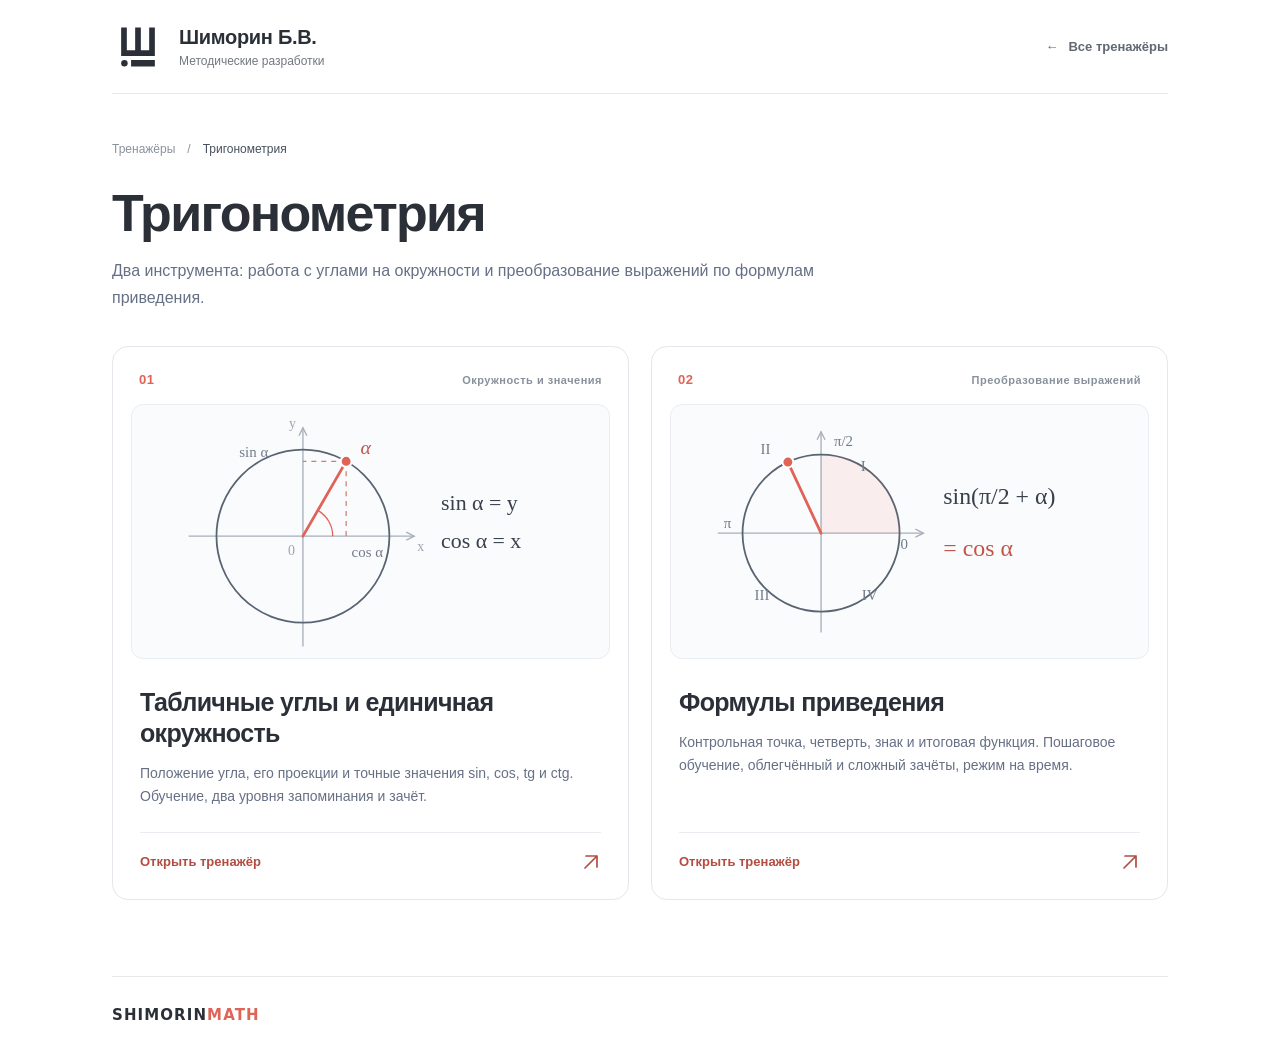
<file: trigonometry/index.html>
<!doctype html>
<html lang="ru">
<head>
  <meta charset="utf-8">
  <meta name="viewport" content="width=device-width, initial-scale=1">
  <meta name="theme-color" content="#FFFFFF">
  <meta name="description" content="SHIMORINMATH: единичная окружность, табличные значения тригонометрических функций и формулы приведения.">
  <title>Тригонометрия · SHIMORINMATH</title>
  <link rel="icon" href="../SHIMORINMATH_Favicon.svg" type="image/svg+xml">
  <link rel="stylesheet" href="../catalog.css">
  <link rel="stylesheet" href="../catalog-identity.css">
  <link rel="stylesheet" href="../brand-details.css">
  <link rel="stylesheet" href="landing.css">
  <script defer src="../brand-motion.js"></script>
</head>
<body class="trig-landing">
  <a class="skip" href="#trig-topics">К разделам тригонометрии</a>
  <div class="page">
    <header class="site-header">
      <div class="author-identity">
        <button class="logo-trigger" type="button" data-animated-logo aria-label="Анимировать логотип" title="Повернуть логотип" style="--logo-size:52px">
          <img data-logo-mark src="../brand-logo.svg" width="52" height="52" alt="SHIMORINMATH">
        </button>
        <a class="author-copy" href="../" aria-label="На главную страницу SHIMORINMATH">
          <strong>Шиморин Б.В.</strong>
          <small>Методические разработки</small>
        </a>
      </div>
      <a class="back-link" href="../"><span aria-hidden="true">←</span> Все тренажёры</a>
    </header>

    <main id="trig-topics">
      <div class="trig-heading">
        <div class="trig-breadcrumb"><a href="../">Тренажёры</a><span aria-hidden="true">/</span><span aria-current="page">Тригонометрия</span></div>
        <h1>Тригонометрия</h1>
        <p>Два инструмента: работа с углами на окружности и преобразование выражений по формулам приведения.</p>
      </div>

      <div class="trig-grid">
        <a class="trig-topic" href="unit-circle.html" aria-label="Открыть тренажёр «Табличные углы и единичная окружность»">
          <div class="topic-meta"><span>01</span><span>Окружность и значения</span></div>
          <div class="topic-visual topic-circle" aria-hidden="true">
            <svg viewBox="0 0 480 255" role="presentation">
              <g transform="translate(9 5)">
                <path class="diagram-axis" d="M48 127H275 M163 238V18"/>
                <path class="diagram-arrow" d="M267 123l8 4-8 4 M159 26l4-8 4 8"/>
                <circle class="diagram-ring" cx="163" cy="127" r="87"/>
                <path class="diagram-angle" d="M193 127 A30 30 0 0 0 178 101"/>
                <line class="diagram-radius" x1="163" y1="127" x2="206.5" y2="51.7"/>
                <line class="diagram-projection" x1="206.5" y1="51.7" x2="206.5" y2="127"/>
                <line class="diagram-projection" x1="206.5" y1="51.7" x2="163" y2="51.7"/>
                <circle class="diagram-point" cx="206.5" cy="51.7" r="5.5"/>
                <text class="diagram-label" x="221" y="44">α</text>
                <text class="diagram-small" x="212" y="148">cos α</text>
                <text class="diagram-small" x="99" y="47">sin α</text>
                <text class="diagram-muted" x="278" y="142">x</text>
                <text class="diagram-muted" x="149" y="18">y</text>
                <text class="diagram-muted" x="148" y="146">0</text>
                <text class="diagram-formula" x="302" y="101">sin α = y</text>
                <text class="diagram-equals" x="302" y="139">cos α = x</text>
              </g>
            </svg>
          </div>
          <div class="topic-content">
            <h2>Табличные углы и единичная окружность</h2>
            <p>Положение угла, его проекции и точные значения sin, cos, tg и ctg. Обучение, два уровня запоминания и зачёт.</p>
            <span class="topic-action">Открыть тренажёр <svg viewBox="0 0 20 20" width="20" height="20" fill="none" stroke="currentColor" stroke-width="1.7" stroke-linecap="round" stroke-linejoin="round" aria-hidden="true"><path d="M4 16L16 4M5 4H16V15"/></svg></span>
          </div>
        </a>

        <a class="trig-topic" href="reduction.html" aria-label="Открыть тренажёр «Формулы приведения»">
          <div class="topic-meta"><span>02</span><span>Преобразование выражений</span></div>
          <div class="topic-visual topic-reduction" aria-hidden="true">
            <svg viewBox="0 0 480 255" role="presentation">
              <g transform="translate(8 1)">
                <path class="diagram-axis" d="M39 128H246 M143 228V26"/>
                <path class="diagram-arrow" d="M238 124l8 4-8 4 M139 34l4-8 4 8"/>
                <circle class="diagram-ring" cx="143" cy="128" r="79"/>
                <path class="diagram-quadrant" d="M143 128V49 A79 79 0 0 1 222 128Z"/>
                <line class="diagram-radius" x1="143" y1="128" x2="109.6" y2="56.4"/>
                <circle class="diagram-point" cx="109.6" cy="56.4" r="5.5"/>
                <text class="diagram-small" x="156" y="40">π/2</text>
                <text class="diagram-small" x="45" y="123">π</text>
                <text class="diagram-small" x="223" y="144">0</text>
                <text class="diagram-small" x="82" y="48">II</text>
                <text class="diagram-small" x="183" y="65">I</text>
                <text class="diagram-small" x="76" y="195">III</text>
                <text class="diagram-small" x="184" y="195">IV</text>
                <text class="diagram-equation" x="266" y="99">sin(π/2 + α)</text>
                <text class="diagram-equation diagram-accent" x="266" y="151">= cos α</text>
              </g>
            </svg>
          </div>
          <div class="topic-content">
            <h2>Формулы приведения</h2>
            <p>Контрольная точка, четверть, знак и итоговая функция. Пошаговое обучение, облегчённый и сложный зачёты, режим на время.</p>
            <span class="topic-action">Открыть тренажёр <svg viewBox="0 0 20 20" width="20" height="20" fill="none" stroke="currentColor" stroke-width="1.7" stroke-linecap="round" stroke-linejoin="round" aria-hidden="true"><path d="M4 16L16 4M5 4H16V15"/></svg></span>
          </div>
        </a>
      </div>
    </main>
    <footer class="site-footer"><span class="shimorin-wordmark" aria-label="SHIMORINMATH"><span>SHIMORIN</span><span class="wordmark-accent">MATH</span></span></footer>
  </div>
</body>
</html>
</file>
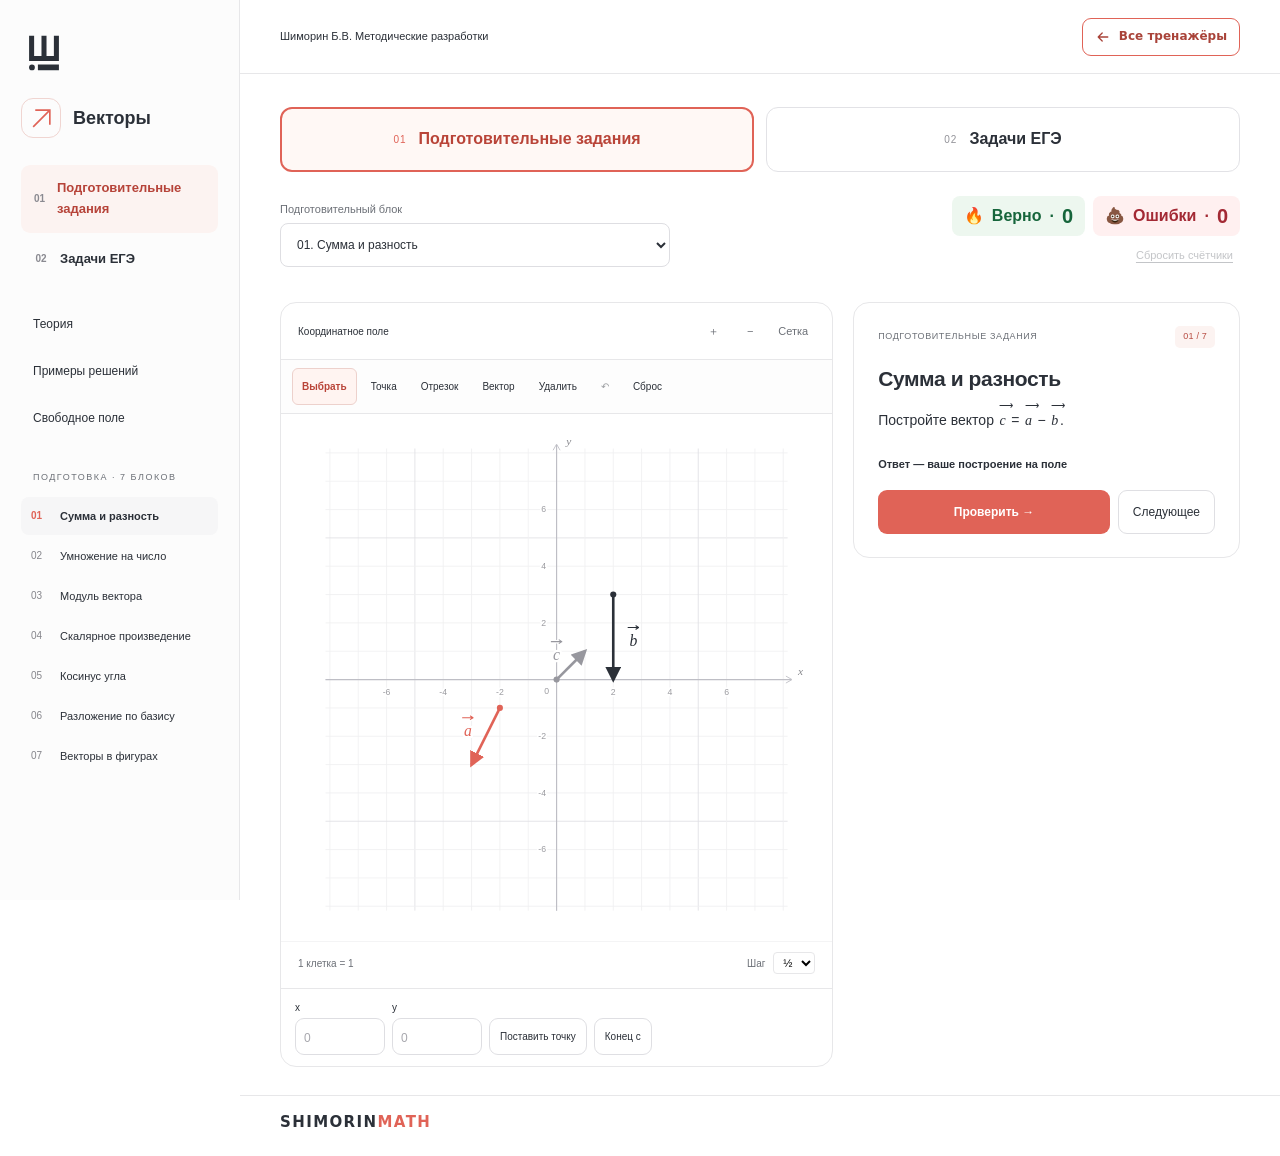
<file: vectors/index.html>
<!doctype html>
<html lang="ru">
<head>
 <meta charset="UTF-8"><meta name="viewport" content="width=device-width,initial-scale=1">
 <meta name="theme-color" content="#E06357">
 <meta name="description" content="SHIMORINMATH · Векторы">
 <title>Векторы · SHIMORINMATH</title>
 <link rel="icon" href="data:image/svg+xml,%3Csvg xmlns='http://www.w3.org/2000/svg' viewBox='0 0 40 40'%3E%3Cpath d='M8 32L32 8M16 8H32V24' stroke='%23E06357' stroke-width='4' fill='none'/%3E%3C/svg%3E">
 <link rel="stylesheet" href="style.css">
 <link rel="stylesheet" href="feedback.css">
 <link rel="stylesheet" href="sections.css">
 <link rel="stylesheet" href="math-input.css">
<link rel="stylesheet" href="catalog-nav.css">
 <link rel="stylesheet" href="identity.css">
 <link rel="stylesheet" href="../brand-details.css">
<link rel="stylesheet" href="../trainer-scores.css">
 <script defer src="../brand-motion.js"></script>
 <link rel="stylesheet" href="counter-controls.css?v=scores-20261121">
</head>
<body>
 <a class="skip" href="#main">К содержанию</a>
 <aside class="sidebar">
  <button class="brand author-logo logo-trigger" type="button" data-animated-logo aria-label="Анимировать логотип Шиморина Б.В." title="Повернуть логотип" style="--logo-size:46px"><img data-logo-mark src="brand-logo.svg" width="46" height="46" alt="Логотип Шиморина Б.В."></button>
  <div class="product-mark"><span class="mark-arrow" aria-hidden="true"><svg viewBox="0 0 24 24" width="25" height="25"><path d="M4 20L20 4M6 4H20V18" fill="none" stroke="currentColor" stroke-width="1.6"/></svg></span><div>Векторы</div></div>
  <nav aria-label="Разделы тренажёра" id="navigation">
   <button data-nav-section="prepare" class="nav-item nav-primary"><span aria-hidden="true">01</span>Подготовительные задания</button>
   <button data-nav-section="ege" class="nav-item nav-primary"><span aria-hidden="true">02</span>Задачи ЕГЭ</button>

   <button data-view="theory" class="nav-item">Теория</button>
   <button data-view="examples" class="nav-item">Примеры решений</button>
   <button data-view="lab" class="nav-item">Свободное поле</button>
  </nav>
  <div class="side-label" id="skills-label">ПОДГОТОВКА · 7 БЛОКОВ</div><div id="skills" class="skills"></div>
  
 </aside>
 <div class="shell">
  <header class="topbar"><span>Шиморин Б.В. Методические разработки</span><a class="catalog-back" href="../"><svg viewBox="0 0 20 20" width="16" height="16" aria-hidden="true" fill="none" stroke="currentColor" stroke-width="1.6" stroke-linecap="round" stroke-linejoin="round"><path d="M16 10H4M9 5L4 10L9 15"/></svg>Все тренажёры</a></header>
  <main id="main" tabindex="-1"></main>
  <footer><span class="shimorin-wordmark" aria-label="SHIMORINMATH"><span>SHIMORIN</span><span class="wordmark-accent">MATH</span></span></footer>
 </div>
 <div id="toast" role="status" class="toast" hidden></div>
 <script type="module" src="app.js?v=scores-20261121"></script>
</body>
</html>
</file>
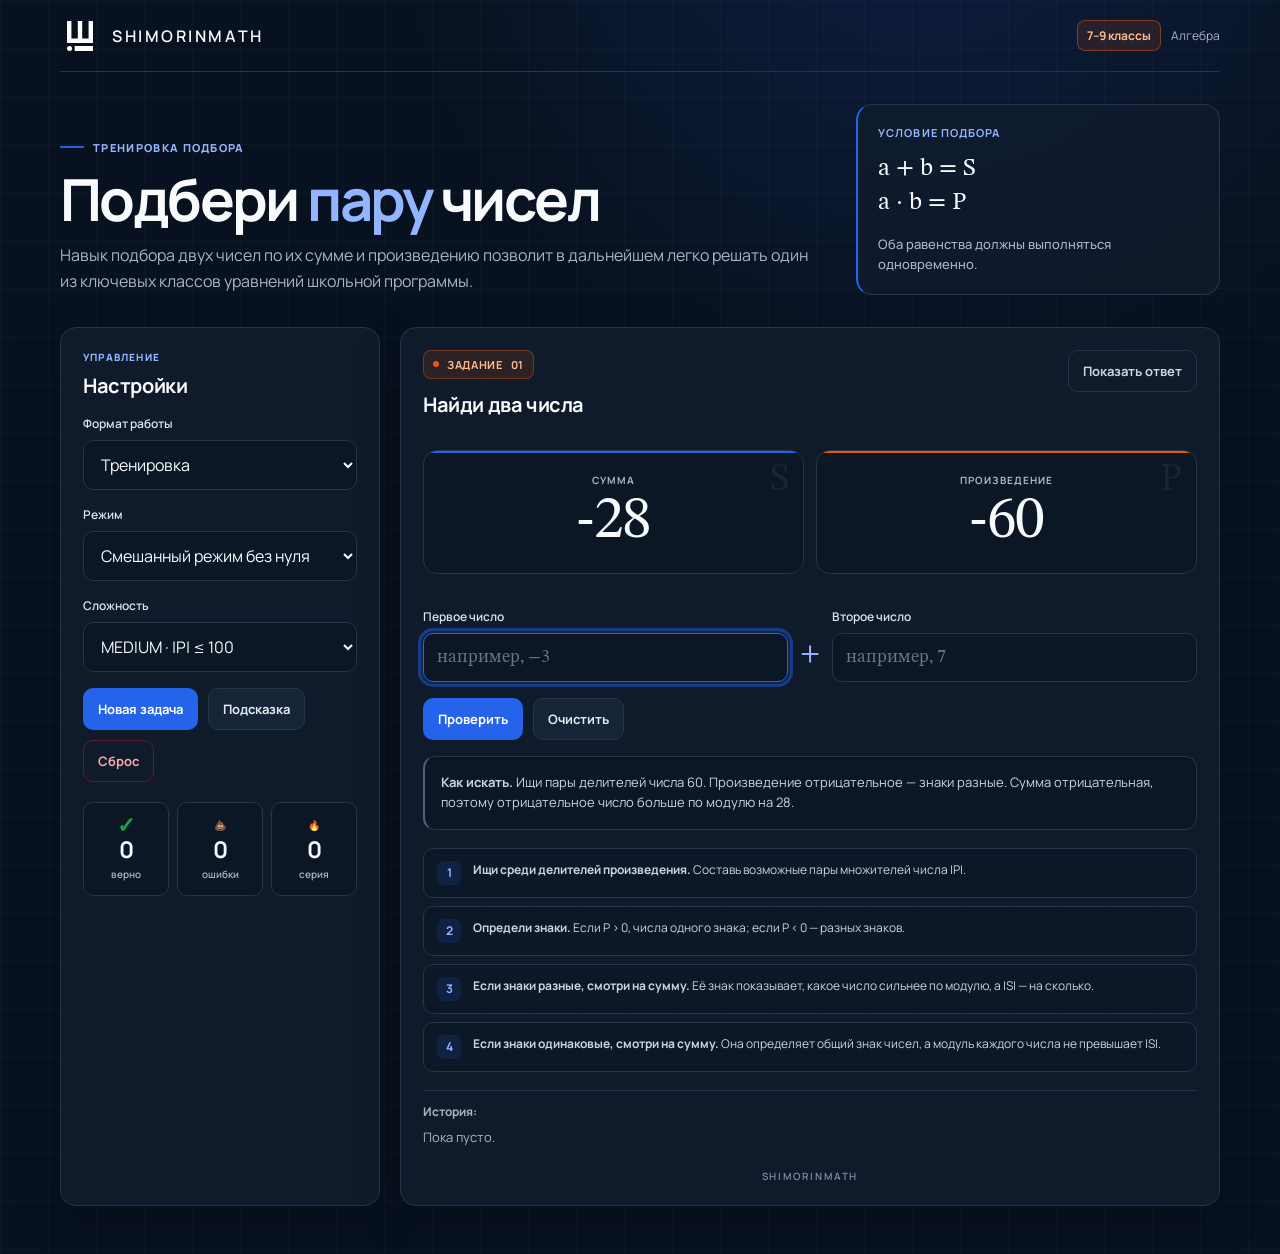
<file: number-pairs.html>
<!DOCTYPE html>
<html lang="ru">
<head>
  <meta charset="UTF-8" />
  <meta name="viewport" content="width=device-width, initial-scale=1.0" />
  <title>Подбери пару — SHIMORINMATH</title>
  <link rel="icon" href="SHIMORINMATH_Favicon.svg" type="image/svg+xml" />
  <style>
    @import url('https://fonts.googleapis.com/css2?family=Manrope:wght@400;500;600;700;800&family=STIX+Two+Math&display=swap');
    :root{
      --bg:#f2f0e9;
      --paper:#fffdf7;
      --ink:#101114;
      --muted:#66655f;
      --line:#101114;
      --soft-line:#d8d5ca;
      --acid:#eaff46;
      --blue:#4056f4;
      --pink:#ff6e91;
      --good:#087a4b;
      --bad:#b42318;
      --warn:#9a5800;
      --shadow:8px 8px 0 #101114;
      --radius:20px;
    }
    *{box-sizing:border-box}
    html{scroll-behavior:smooth}
    body{
      margin:0;
      font-family: Inter, -apple-system, BlinkMacSystemFont, "Segoe UI", Arial, sans-serif;
      background:
        linear-gradient(rgba(16,17,20,.045) 1px, transparent 1px),
        linear-gradient(90deg,rgba(16,17,20,.045) 1px, transparent 1px),
        var(--bg);
      background-size:28px 28px;
      color:var(--ink);
      min-height:100vh;
    }
    button,input,select{font:inherit}
    button:focus-visible,input:focus-visible,select:focus-visible{outline:4px solid rgba(64,86,244,.28);outline-offset:2px}
    .page{max-width:1240px;margin:0 auto;padding:22px 18px 44px}
    header{
      display:flex;align-items:center;justify-content:space-between;gap:18px;
      color:var(--muted);font-size:13px;letter-spacing:.02em;margin-bottom:18px;
    }
    .brand{display:flex;align-items:center;gap:11px;font-weight:950;color:var(--ink);letter-spacing:-.03em}
    .brand-mark{width:40px;height:40px;display:grid;place-items:center;background:var(--acid);border:2px solid var(--ink);border-radius:11px;transform:rotate(-3deg);font-size:15px}
    .brand-name{font-size:17px}.brand-name i{font-style:normal;color:var(--blue)}
    .header-note{font-family:ui-monospace,SFMono-Regular,Menlo,monospace;text-transform:uppercase;letter-spacing:.08em}
    .hero{
      position:relative;overflow:hidden;
      background:var(--ink);color:#fff;
      border:2px solid var(--line);
      border-radius:var(--radius);
      box-shadow:var(--shadow);
      padding:32px;
      display:grid;
      grid-template-columns:1.25fr .75fr;
      gap:28px;
      align-items:stretch;
    }
    .hero:after{content:"x²";position:absolute;right:-24px;bottom:-68px;font-size:220px;font-weight:950;color:rgba(255,255,255,.045);letter-spacing:-.09em;pointer-events:none}
    .eyebrow{display:inline-flex;align-items:center;gap:8px;background:var(--acid);color:var(--ink);border-radius:999px;padding:8px 12px;font-size:12px;font-weight:950;text-transform:uppercase;letter-spacing:.09em;margin-bottom:18px}
    .eyebrow:before{content:"";width:8px;height:8px;border-radius:50%;background:var(--blue)}
    h1{margin:0 0 12px;font-size:clamp(36px,5.2vw,68px);line-height:.94;letter-spacing:-.065em;max-width:760px}
    .hero h1 em{font-style:normal;color:var(--acid)}
    .lead{margin:0;color:#cbc9c1;font-size:18px;line-height:1.5;max-width:760px}
    .pill-row{display:flex;gap:10px;flex-wrap:wrap;margin-top:20px}
    .pill{border:1px solid #4a4b50;background:#222328;color:#f8f7f2;border-radius:999px;padding:8px 12px;font-size:13px}
    .formula-card{
      position:relative;z-index:1;border:2px solid var(--ink);background:var(--acid);color:var(--ink);
      border-radius:18px;padding:22px;display:flex;flex-direction:column;justify-content:center;gap:13px;transform:rotate(1deg);
    }
    .formula-title{font-weight:950;font-size:13px;text-transform:uppercase;letter-spacing:.1em}
    .formula{font-size:25px;line-height:1.28;font-weight:900;letter-spacing:-.035em}
    .formula small{display:block;color:#37382f;font-weight:650;font-size:14px;margin-top:6px;letter-spacing:0;line-height:1.45}

    .grid{display:grid;grid-template-columns:350px 1fr;gap:22px;margin-top:24px}
    .panel{background:var(--paper);border:2px solid var(--line);border-radius:var(--radius);box-shadow:5px 5px 0 rgba(16,17,20,.95);padding:22px}
    .panel h2{margin:0 0 14px;font-size:22px;letter-spacing:-.035em}
    .section-kicker{font-family:ui-monospace,SFMono-Regular,Menlo,monospace;color:var(--blue);font-size:11px;font-weight:900;text-transform:uppercase;letter-spacing:.1em;margin-bottom:8px}
    label{display:block;font-weight:850;margin:14px 0 8px}
    select, input{
      width:100%;border:2px solid var(--line);border-radius:13px;padding:13px 14px;background:#fff;color:var(--ink);outline:none;
    }
    input:focus, select:focus{border-color:var(--blue);box-shadow:0 0 0 4px rgba(64,86,244,.13)}
    .btns{display:flex;gap:10px;flex-wrap:wrap;margin-top:16px}
    button{
      border:2px solid var(--ink);border-radius:13px;padding:12px 15px;font-weight:900;font-size:14px;cursor:pointer;
      transition:.15s transform ease,.15s box-shadow ease,.15s background ease;box-shadow:3px 3px 0 var(--ink);
    }
    button:hover{transform:translate(-1px,-1px);box-shadow:5px 5px 0 var(--ink)}
    button:active{transform:translate(2px,2px);box-shadow:1px 1px 0 var(--ink)}
    .primary{background:var(--blue);color:white}
    .secondary{background:var(--acid);color:var(--ink)}
    .ghost{background:#fff;color:var(--ink)}
    .danger{background:#ffe6e1;color:var(--bad)}
    .stats{display:grid;grid-template-columns:repeat(3,1fr);gap:10px;margin-top:18px}
    .stat{background:#fff;border:2px solid var(--line);border-radius:14px;padding:11px 7px;text-align:center}
    .stat:nth-child(1){background:var(--acid)}
    .stat b{display:block;font-size:24px;line-height:1}.stat span{font-size:11px;color:#44443f;font-weight:750}

    .task{position:relative;overflow:hidden;min-height:560px}
    .task-top{display:flex;justify-content:space-between;gap:16px;align-items:flex-start;margin-bottom:18px}
    .badge{display:inline-flex;align-items:center;gap:7px;border:2px solid var(--ink);border-radius:999px;background:#fff;color:var(--ink);padding:7px 11px;font-weight:900;font-size:13px}
    .quality{margin-top:9px;color:var(--muted);font-size:13px;font-weight:700}
    .big-numbers{display:grid;grid-template-columns:1fr 1fr;gap:14px;margin:18px 0}
    .number-card{
      position:relative;overflow:hidden;border:2px solid var(--line);border-radius:18px;background:#fff;padding:20px;text-align:center;
    }
    .number-card:first-child{background:var(--acid)}
    .number-card:last-child{background:#dfe3ff}
    .number-card:after{position:absolute;right:12px;top:6px;font:900 44px/1 ui-monospace,SFMono-Regular,Menlo,monospace;color:rgba(16,17,20,.09)}
    .number-card:first-child:after{content:"S"}.number-card:last-child:after{content:"P"}
    .number-card span{display:block;color:#44443f;font-weight:850;margin-bottom:6px;text-transform:uppercase;letter-spacing:.08em;font-size:12px}.number-card b{font-size:62px;letter-spacing:-.07em}
    .inputs{display:grid;grid-template-columns:1fr auto 1fr;gap:12px;align-items:end;margin:18px 0 12px}
    .plus{padding-bottom:12px;font-size:30px;font-weight:950;color:var(--blue)}
    .feedback{min-height:74px;margin-top:16px;border-radius:16px;padding:16px 18px;border:2px solid var(--line);background:#f5f3ec;color:#34342f;line-height:1.45}
    .feedback.good{background:#e6f9ed;border-color:var(--good);color:#05603a}.feedback.bad{background:#fff0ed;border-color:var(--bad);color:#912018}.feedback.warn{background:#fff3cf;border-color:var(--warn);color:#7b4600}
    .steps{margin-top:18px;display:grid;gap:10px}
    .step{display:flex;gap:12px;align-items:flex-start;border:1.5px solid var(--soft-line);background:#fff;border-radius:14px;padding:13px 14px;color:#34342f;line-height:1.42}
    .step-num{flex:0 0 auto;width:28px;height:28px;border:2px solid var(--ink);border-radius:9px;background:var(--acid);display:grid;place-items:center;font-weight:950;color:var(--ink)}
    .hint-box{display:none;margin-top:14px;border:2px dashed var(--blue);background:#eff1ff;border-radius:16px;padding:15px 16px;color:#2639a8;line-height:1.45}
    .hint-box.show{display:block}
    .history{margin-top:18px;max-height:150px;overflow:auto;border-top:2px solid var(--line);padding-top:12px;color:var(--muted);font-size:14px}
    .history-item{display:flex;justify-content:space-between;gap:10px;padding:7px 0;border-bottom:1px solid var(--soft-line)}.history-item:last-child{border-bottom:0}
    .mini{font-size:13px;color:var(--muted);line-height:1.45;margin-top:8px}
    .method-note{margin-top:18px;padding:14px;border-radius:14px;background:#f1efe6;border:1.5px solid var(--soft-line);font-size:12px;color:#5d5c55;line-height:1.5}
    .method-note b{color:var(--ink)}
    .print-note{margin-top:22px;color:var(--ink);text-align:center;font-weight:950;letter-spacing:-.03em;font-size:15px}.print-note i{font-style:normal;color:var(--blue)}
    .confetti{position:absolute;inset:0;pointer-events:none;overflow:hidden}.confetti i{position:absolute;width:8px;height:14px;border:2px solid var(--ink);border-radius:3px;background:var(--acid);opacity:.95;animation:fall 900ms ease-out forwards}
    @keyframes fall{0%{transform:translateY(-30px) rotate(0deg);opacity:1}100%{transform:translateY(520px) rotate(320deg);opacity:0}}
    @media(max-width:900px){.hero,.grid{grid-template-columns:1fr}.hero{padding:26px}.formula-card{transform:none}.number-card b{font-size:48px}.inputs{grid-template-columns:1fr}.plus{display:none}}
    @media(max-width:560px){.page{padding:12px 10px 30px}header{align-items:flex-start}.header-note{display:none}.hero,.panel{padding:18px;box-shadow:4px 4px 0 var(--ink)}.big-numbers{grid-template-columns:1fr 1fr;gap:8px}.number-card{padding:16px 8px}.number-card b{font-size:42px}.task-top{align-items:center}.task-top .ghost{padding:9px 10px}.btns button{flex:1}.stats{gap:6px}.brand-name{font-size:15px}}
    @media(prefers-reduced-motion:reduce){*{scroll-behavior:auto!important;animation-duration:.01ms!important;transition:none!important}}

    /* SHIMORINMATH brandbook v1.0 — digital product */
    :root{
      --bg:#08111F;
      --paper:#101C2C;
      --ink:#F8FAFC;
      --muted:#A9B4C4;
      --line:#263548;
      --soft-line:#263548;
      --blue:#2563EB;
      --good:#16A34A;
      --bad:#DC2626;
      --warn:#D97706;
      --orange:#EA580C;
      --surface-deep:#0C1726;
      --surface-raised:#162437;
      --shadow:0 16px 50px rgba(0,0,0,.16);
      --radius:16px;
      --font:Manrope,-apple-system,BlinkMacSystemFont,"Segoe UI",Arial,sans-serif;
      --math:"STIX Two Math","Cambria Math",Georgia,serif;
    }
    html{color-scheme:dark}
    body{
      font-family:var(--font);
      background:
        radial-gradient(circle at 72% -10%,rgba(37,99,235,.16),transparent 34rem),
        linear-gradient(rgba(255,255,255,.018) 1px,transparent 1px),
        linear-gradient(90deg,rgba(255,255,255,.018) 1px,transparent 1px),
        var(--bg);
      background-size:auto,48px 48px,48px 48px,auto;
      color:var(--ink);
    }
    button:focus-visible,input:focus-visible,select:focus-visible{outline:3px solid rgba(37,99,235,.45);outline-offset:2px}
    .page{max-width:1200px;padding:0 20px 48px}
    header{
      min-height:72px;margin-bottom:32px;border-bottom:1px solid var(--line);
      align-items:center;color:var(--muted);font-size:12px;
    }
    .brand{gap:12px;color:var(--ink);font-weight:600;letter-spacing:0}
    .brand-logo{display:block;width:40px;height:40px;flex:0 0 40px}
    .brand-name{font-size:16px;font-weight:600;letter-spacing:.16em}
    .header-note{display:flex;align-items:center;gap:10px;font-family:var(--font);text-transform:none;letter-spacing:0}
    .age-marker{
      padding:6px 9px;border:1px solid rgba(234,88,12,.48);border-radius:8px;
      background:rgba(234,88,12,.13);color:#FDBA8C;font-weight:700;
    }
    .hero{
      padding:0 0 32px;background:transparent;color:var(--ink);border:0;border-radius:0;box-shadow:none;
      grid-template-columns:1.35fr .65fr;gap:40px;align-items:end;overflow:visible;
    }
    .hero:after{display:none}
    .eyebrow{
      display:flex;align-items:center;gap:9px;padding:0;margin-bottom:14px;background:transparent;color:#93B4FF;
      border-radius:0;font-size:11px;font-weight:800;letter-spacing:.12em;
    }
    .eyebrow:before{width:24px;height:2px;border-radius:0;background:var(--blue)}
    h1{margin:0 0 14px;font-size:clamp(36px,5vw,58px);line-height:1.02;letter-spacing:-.045em;font-weight:700}
    .hero h1 em{color:#93B4FF}
    .lead{color:var(--muted);font-size:16px;line-height:1.65}
    .pill-row{margin-top:20px}
    .pill{
      border:1px solid var(--line);background:rgba(16,28,44,.72);color:#CBD5E1;
      border-radius:8px;padding:7px 10px;font-size:11px;font-weight:600;
    }
    .formula-card{
      position:relative;border:1px solid var(--line);border-left:2px solid var(--blue);
      background:rgba(16,28,44,.8);color:var(--ink);border-radius:var(--radius);
      padding:20px;gap:12px;transform:none;
    }
    .formula-title{color:#93B4FF;font-weight:700;font-size:11px}
    .formula{font-family:var(--math);font-size:25px;line-height:1.35;font-weight:400;letter-spacing:0}
    .formula small{color:var(--muted);font-family:var(--font);font-weight:500;font-size:13px;margin-top:2px;line-height:1.55}
    .grid{grid-template-columns:320px 1fr;gap:20px;margin-top:0}
    .panel{
      background:rgba(16,28,44,.94);border:1px solid var(--line);border-radius:var(--radius);
      box-shadow:var(--shadow);padding:22px;
    }
    .panel h2{font-size:20px;letter-spacing:-.02em;font-weight:700}
    .section-kicker{font-family:var(--font);color:#93B4FF;font-size:10px;font-weight:800;letter-spacing:.12em}
    label{color:#DCE3EC;font-weight:600;font-size:12px;margin:16px 0 8px}
    select,input{
      border:1px solid var(--line);border-radius:10px;padding:12px 13px;
      background:var(--surface-deep);color:var(--ink);
    }
    input::placeholder{color:#65758A}
    input:focus,select:focus{border-color:var(--blue);box-shadow:0 0 0 3px rgba(37,99,235,.13)}
    button{
      border:1px solid transparent;border-radius:10px;padding:11px 14px;font-weight:700;font-size:13px;
      box-shadow:none;transition:.16s background ease,.16s border-color ease,.16s transform ease;
    }
    button:hover{transform:translateY(-1px);box-shadow:none}
    button:active{transform:translateY(0);box-shadow:none}
    .primary{background:var(--blue);color:#fff}.primary:hover{background:#1D4ED8}
    .secondary{background:var(--surface-raised);border-color:var(--line);color:#E2E8F0}
    .secondary:hover,.ghost:hover{background:#1B2B40}
    .ghost{background:transparent;border-color:var(--line);color:#CBD5E1}
    .danger{background:transparent;border-color:rgba(220,38,38,.38);color:#FCA5A5}
    .danger:hover{background:rgba(220,38,38,.13)}
    .stats{gap:8px;margin-top:20px}
    .stat{background:var(--surface-deep);border:1px solid var(--line);border-radius:10px;padding:12px 6px}
    .stat:nth-child(1){background:var(--surface-deep)}
    .stat b{font-size:23px;font-weight:700}.stat span{font-size:10px;color:var(--muted);font-weight:600}
    .badge{
      gap:8px;border:1px solid rgba(234,88,12,.38);border-radius:8px;
      background:rgba(234,88,12,.13);color:#FDBA8C;padding:6px 9px;
      font-weight:700;font-size:11px;text-transform:uppercase;letter-spacing:.06em;
    }
    .badge:before{content:"";width:6px;height:6px;border-radius:50%;background:var(--orange)}
    .quality{margin-top:8px;color:var(--muted);font-size:12px;font-weight:500}
    .big-numbers{gap:12px}
    .number-card{
      border:1px solid var(--line);border-radius:14px;background:var(--surface-deep);
      padding:22px;
    }
    .number-card:first-child,.number-card:last-child{background:var(--surface-deep)}
    .number-card:before{content:"";position:absolute;left:0;right:0;top:0;height:2px;background:var(--blue)}
    .number-card:last-child:before{background:var(--orange)}
    .number-card:after{right:14px;top:10px;font:400 38px/1 var(--math);color:rgba(248,250,252,.06)}
    .number-card span{color:var(--muted);font-weight:700;margin-bottom:4px;font-size:10px;letter-spacing:.1em}
    .number-card b{font-family:var(--math);font-size:60px;font-weight:400;line-height:1;letter-spacing:-.02em}
    .inputs input{font-family:var(--math);font-size:18px}
    .plus{padding-bottom:10px;font-family:var(--math);font-size:28px;font-weight:400;color:#93B4FF}
    .feedback{
      border:1px solid var(--line);border-left:2px solid #506078;border-radius:12px;
      background:var(--surface-deep);color:#CBD5E1;padding:15px 16px;line-height:1.55;font-size:13px;
    }
    .feedback.good{background:rgba(22,163,74,.13);border-color:rgba(22,163,74,.45);border-left-color:var(--good);color:#BBF7D0}
    .feedback.bad{background:rgba(220,38,38,.13);border-color:rgba(220,38,38,.42);border-left-color:var(--bad);color:#FECACA}
    .feedback.warn{background:rgba(217,119,6,.13);border-color:rgba(217,119,6,.4);border-left-color:var(--warn);color:#FDE68A}
    .steps{gap:8px}
    .step{
      border:1px solid var(--line);background:rgba(12,23,38,.58);border-radius:10px;
      padding:12px 13px;color:#CBD5E1;line-height:1.5;font-size:12px;
    }
    .step-num{
      width:24px;height:24px;border:0;border-radius:7px;background:rgba(37,99,235,.14);
      font-weight:700;color:#93B4FF;
    }
    .hint-box{
      border:1px solid rgba(37,99,235,.45);border-left:2px solid var(--blue);
      background:rgba(37,99,235,.14);border-radius:12px;padding:15px 16px;
      color:#C7D7FE;line-height:1.5;font-size:13px;
    }
    .history{border-top:1px solid var(--line);color:var(--muted);font-size:12px}
    .history-item{border-bottom:1px solid rgba(38,53,72,.72)}
    .method-note{
      padding:13px;border-radius:10px;background:var(--surface-deep);border:1px solid var(--line);
      font-size:11px;color:var(--muted);line-height:1.55;
    }
    .method-note b{color:#DCE3EC}
    .print-note{color:#7F8DA0;font-weight:600;letter-spacing:.16em;font-size:10px}
    .confetti{display:none}
    .task.is-solved{animation:solvedPulse 700ms ease}
    @keyframes solvedPulse{0%,100%{border-color:var(--line)}45%{border-color:rgba(22,163,74,.82);box-shadow:0 0 0 4px rgba(22,163,74,.09)}}
    @media(max-width:900px){
      .hero,.grid{grid-template-columns:1fr}.hero{padding:0 0 24px;gap:24px}
      .number-card b{font-size:50px}.inputs{grid-template-columns:1fr}.plus{display:none}
    }
    @media(max-width:560px){
      .page{padding:0 12px 32px}header{min-height:64px;margin-bottom:24px;align-items:center}
      .brand-divider,.brand-product,.header-note>span:not(.age-marker){display:none}.header-note{display:flex}
      .hero{padding:0 0 24px}.panel{padding:17px;box-shadow:var(--shadow)}
      .number-card{padding:18px 8px}.number-card b{font-size:44px}.brand-name{font-size:14px}
    }
    [hidden]{display:none!important}
    button:disabled,select:disabled,input:disabled{cursor:not-allowed;opacity:.52}
    .stat-icon{display:block;height:20px;margin-bottom:3px;font-size:17px;line-height:20px}
    .stat-icon.correct{color:var(--good);font-size:22px;font-weight:800}
    .exam-status{display:grid;grid-template-columns:1fr 1fr;gap:8px;margin-top:14px}
    .exam-metric{padding:11px 12px;border:1px solid rgba(234,88,12,.4);border-radius:10px;background:rgba(234,88,12,.1)}
    .exam-metric span{display:block;color:#FDBA8C;font-size:9px;font-weight:700;text-transform:uppercase;letter-spacing:.09em}
    .exam-metric b{display:block;margin-top:4px;color:var(--ink);font-size:20px}
    .exam-result{
      position:absolute;inset:0;z-index:5;display:grid;place-items:center;padding:24px;
      background:rgba(8,17,31,.94);backdrop-filter:blur(8px);
    }
    .result-card{
      width:min(520px,100%);padding:28px;border:1px solid var(--line);border-top:2px solid var(--blue);
      border-radius:16px;background:var(--paper);box-shadow:0 22px 70px rgba(0,0,0,.35);text-align:center;
    }
    .result-label{color:#93B4FF;font-size:11px;font-weight:800;text-transform:uppercase;letter-spacing:.12em}
    .result-grade{margin:8px 0 2px;font-family:var(--math);font-size:86px;font-weight:400;line-height:1;color:var(--ink)}
    .result-summary{color:#DCE3EC;font-size:15px;font-weight:700}
    .result-comment{max-width:410px;margin:14px auto 0;color:var(--muted);font-size:13px;line-height:1.6}
    .result-card .btns{justify-content:center;margin-top:22px}
  </style>
</head>
<body>
  <div class="page">
    <header>
      <div class="brand">
        <img class="brand-logo" src="SHIMORINMATH_Logo_White.svg" alt="" width="40" height="40" />
        <span class="brand-name">SHIMORINMATH</span>
      </div>
      <div class="header-note"><span class="age-marker">7–9 классы</span><span>Алгебра</span></div>
    </header>

    <section class="hero">
      <div>
        <div class="eyebrow">Тренировка подбора</div>
        <h1>Подбери <em>пару</em> чисел</h1>
        <p class="lead">Навык подбора двух чисел по их сумме и произведению позволит в дальнейшем легко решать один из ключевых классов уравнений школьной программы.</p>
      </div>
      <div class="formula-card">
        <div class="formula-title">Условие подбора</div>
        <div class="formula">a + b = S<br>a · b = P</div>
        <div class="formula"><small>Оба равенства должны выполняться одновременно.</small></div>
      </div>
    </section>

    <main class="grid">
      <aside class="panel">
        <div class="section-kicker">управление</div>
        <h2>Настройки</h2>
        <label for="workMode">Формат работы</label>
        <select id="workMode">
          <option value="training" selected>Тренировка</option>
          <option value="exam">Зачёт: 5 заданий за 3 минуты</option>
        </select>

        <label for="level">Режим</label>
        <select id="level">
          <option value="positive">Оба числа положительные</option>
          <option value="sameSign">Одинаковые знаки без нуля</option>
          <option value="differentSign">Разные знаки без нуля</option>
          <option value="mixed" selected>Смешанный режим без нуля</option>
        </select>

        <label for="range">Сложность</label>
        <select id="range">
          <option value="50">LIGHT · |P| ≤ 50</option>
          <option value="100" selected>MEDIUM · |P| ≤ 100</option>
          <option value="200">HARD · |P| ≤ 200</option>
        </select>

        <div class="btns">
          <button class="primary" id="newTask">Новая задача</button>
          <button class="secondary" id="showHint">Подсказка</button>
          <button class="danger" id="resetStats">Сброс</button>
        </div>

        <div class="stats">
          <div class="stat"><span class="stat-icon correct">✓</span><b id="score">0</b><span>верно</span></div>
          <div class="stat"><span class="stat-icon">💩</span><b id="errors">0</b><span>ошибки</span></div>
          <div class="stat"><span class="stat-icon">🔥</span><b id="streak">0</b><span>серия</span></div>
        </div>

        <div class="exam-status" id="examStatus" hidden>
          <div class="exam-metric"><span>Осталось</span><b id="examTimer">03:00</b></div>
          <div class="exam-metric"><span>Выполнено</span><b id="examProgress">0 / 5</b></div>
        </div>

      </aside>

      <section class="panel task">
        <div class="task-top">
          <div>
            <span class="badge">Задание <span id="taskNumber">01</span></span>
            <h2 style="margin-top:12px">Найди два числа</h2>
          </div>
          <button class="ghost" id="reveal">Показать ответ</button>
        </div>

        <div class="big-numbers">
          <div class="number-card"><span>сумма</span><b id="sum">?</b></div>
          <div class="number-card"><span>произведение</span><b id="product">?</b></div>
        </div>

        <div class="inputs">
          <div>
            <label for="a">Первое число</label>
            <input id="a" type="text" inputmode="text" enterkeyhint="next" autocomplete="off" autocapitalize="off" spellcheck="false" placeholder="например, −3" />
          </div>
          <div class="plus">+</div>
          <div>
            <label for="b">Второе число</label>
            <input id="b" type="text" inputmode="text" enterkeyhint="done" autocomplete="off" autocapitalize="off" spellcheck="false" placeholder="например, 7" />
          </div>
        </div>

        <div class="btns">
          <button class="primary" id="check">Проверить</button>
          <button class="secondary" id="clear">Очистить</button>
        </div>

        <div class="feedback" id="feedback">Ищи подходящую пару среди делителей произведения, затем проверяй сумму.</div>
        <div class="hint-box" id="hint"></div>

        <div class="steps">
          <div class="step"><div class="step-num">1</div><div><b>Ищи среди делителей произведения.</b> Составь возможные пары множителей числа |P|.</div></div>
          <div class="step"><div class="step-num">2</div><div><b>Определи знаки.</b> Если P &gt; 0, числа одного знака; если P &lt; 0 — разных знаков.</div></div>
          <div class="step"><div class="step-num">3</div><div><b>Если знаки разные, смотри на сумму.</b> Её знак показывает, какое число сильнее по модулю, а |S| — на сколько.</div></div>
          <div class="step"><div class="step-num">4</div><div><b>Если знаки одинаковые, смотри на сумму.</b> Она определяет общий знак чисел, а модуль каждого числа не превышает |S|.</div></div>
        </div>

        <div class="history" id="history"><b>История:</b><div class="mini">Пока пусто.</div></div>
        <div class="print-note">SHIMORINMATH</div>

        <div class="exam-result" id="examResult" hidden>
          <div class="result-card">
            <div class="result-label">Результат зачёта</div>
            <div class="result-grade" id="resultGrade">5</div>
            <div class="result-summary" id="resultSummary">5 из 5 верно</div>
            <div class="result-comment" id="resultComment"></div>
            <div class="btns">
              <button class="primary" id="restartExam">Пройти ещё раз</button>
              <button class="ghost" id="exitExam">Тренировка</button>
            </div>
          </div>
        </div>
      </section>
    </main>
  </div>

<script>
  const state = {
    a: 2, b: 6, sum: 8, product: 12,
    score: 0, errors: 0, streak: 0, history: [],
    hintStage: 0, taskCount: 0, recentKeys: [],
    solved: false, advanceTimer: null,
    exam: { active: false, answered: 0, startedAt: 0, timerId: null }
  };
  const $ = id => document.getElementById(id);

  function randInt(min, max){ return Math.floor(Math.random() * (max - min + 1)) + min; }
  function choice(arr){ return arr[Math.floor(Math.random() * arr.length)]; }

  const LEVEL_PROFILE = {
    50:  { minProduct: 12, minRoutes: 2, maxNumber: 24 },
    100: { minProduct: 20, minRoutes: 2, maxNumber: 50 },
    200: { minProduct: 30, minRoutes: 3, maxNumber: 100 }
  };

  const routeCountCache = new Map();
  function nonTrivialRouteCount(product){
    const n = Math.abs(product);
    if(routeCountCache.has(n)) return routeCountCache.get(n);
    let count = 0;
    for(let d = 2; d <= Math.sqrt(n); d++){
      const q = n / d;
      if(Number.isInteger(q) && q <= 100) count++;
    }
    routeCountCache.set(n, count);
    return count;
  }

  const ALL_PAIRS = [];
  for(let a = -100; a <= 100; a++){
    if(Math.abs(a) <= 1) continue;
    for(let b = a; b <= 100; b++){
      if(Math.abs(b) <= 1) continue;
      const product = a * b;
      ALL_PAIRS.push({
        a, b,
        sum: a + b,
        product,
        routes: nonTrivialRouteCount(product)
      });
    }
  }

  const DATABASE = {
    50: buildByCap(50),
    100: buildByCap(100),
    200: buildByCap(200)
  };

  function buildByCap(cap){
    const profile = LEVEL_PROFILE[cap];
    return ALL_PAIRS
      .filter(pair => {
        const absProduct = Math.abs(pair.product);
        return absProduct >= profile.minProduct
          && absProduct <= cap
          && pair.routes >= profile.minRoutes
          && Math.max(Math.abs(pair.a), Math.abs(pair.b)) <= profile.maxNumber
          && pair.sum !== 0;
      })
      .map(pair => ({
        ...pair,
        contentScore:
          pair.routes * 18
          + (Math.abs(pair.product) / cap) * 16
          + (Math.min(Math.abs(pair.a), Math.abs(pair.b)) >= 3 ? 5 : 0)
          - (Math.abs(pair.a) === Math.abs(pair.b) ? 9 : 0)
      }));
  }

  function matchesMode(pair, mode){
    if(mode === 'positive') return pair.a > 0 && pair.b > 0;
    if(mode === 'sameSign') return pair.product > 0;
    if(mode === 'differentSign') return pair.product < 0;
    return true;
  }

  function makePair(){
    const cap = Number($('range').value);
    const level = $('level').value;
    const base = DATABASE[cap].filter(pair => matchesMode(pair, level));
    const fresh = base.filter(pair => !state.recentKeys.includes(`${pair.sum}|${pair.product}`));
    const available = fresh.length >= 10 ? fresh : base;

    const ranked = [...available].sort((x, y) => y.contentScore - x.contentScore);
    const eliteSize = Math.max(12, Math.ceil(ranked.length * 0.42));
    const elite = ranked.slice(0, eliteSize);
    const minScore = elite[elite.length - 1].contentScore;
    const weighted = elite.map(pair => ({
      pair,
      weight: Math.pow(pair.contentScore - minScore + 4, 1.35)
    }));
    const total = weighted.reduce((sum, item) => sum + item.weight, 0);
    let cursor = Math.random() * total;
    for(const item of weighted){
      cursor -= item.weight;
      if(cursor <= 0) return item.pair;
    }
    return choice(elite);
  }

  function searchAdvice(){
    const absProduct = Math.abs(state.product);
    const absSum = Math.abs(state.sum);
    if(state.product < 0){
      if(state.sum > 0){
        return `Ищи пары делителей числа ${absProduct}. Произведение отрицательное — знаки разные. Сумма положительная, поэтому положительное число больше по модулю на ${absSum}.`;
      }
      if(state.sum < 0){
        return `Ищи пары делителей числа ${absProduct}. Произведение отрицательное — знаки разные. Сумма отрицательная, поэтому отрицательное число больше по модулю на ${absSum}.`;
      }
      return `Ищи пары делителей числа ${absProduct}. Произведение отрицательное — знаки разные, а нулевая сумма означает равные модули.`;
    }
    const commonSign = state.sum > 0 ? 'положительные' : 'отрицательные';
    return `Ищи пары делителей числа ${absProduct}. Произведение положительное — числа одного знака. По сумме видно, что оба числа ${commonSign}; модуль каждого не больше ${absSum}.`;
  }

  function newTask(){
    if(state.advanceTimer){
      clearTimeout(state.advanceTimer);
      state.advanceTimer = null;
    }
    const p = makePair();
    state.a = p.a; state.b = p.b;
    state.sum = p.a + p.b;
    state.product = p.a * p.b;
    state.hintStage = 0;
    state.solved = false;
    state.taskCount++;
    const key = `${state.sum}|${state.product}`;
    state.recentKeys.unshift(key);
    state.recentKeys = state.recentKeys.slice(0, 12);
    $('sum').textContent = state.sum;
    $('product').textContent = state.product;
    $('taskNumber').textContent = String(state.taskCount).padStart(2, '0');
    $('a').value = '';
    $('b').value = '';
    $('hint').classList.remove('show');
    $('hint').innerHTML = '';
    setFeedback(state.exam.active ? 'Подбери два числа, которые одновременно дают указанную сумму и произведение.' : `<b>Как искать.</b> ${searchAdvice()}`, '');
    setModeControls();
    $('a').focus();
  }

  function setFeedback(text, cls){
    const f = $('feedback');
    f.className = 'feedback' + (cls ? ' ' + cls : '');
    f.innerHTML = text;
  }

  function updateStats(){
    $('score').textContent = state.score;
    $('errors').textContent = state.errors;
    $('streak').textContent = state.streak;
  }

  function parseAnswer(value){
    const normalized = value.trim().replace(/[−–—]/g, '-').replace(',', '.');
    return normalized === '' ? NaN : Number(normalized);
  }

  function check(){
    if(state.solved){
      setFeedback(state.exam.active ? 'Ответ принят. Сейчас появится следующее задание.' : 'Эта задача уже решена — сейчас появится следующая.', 'good');
      return;
    }
    const x = parseAnswer($('a').value);
    const y = parseAnswer($('b').value);
    if($('a').value === '' || $('b').value === '' || !Number.isFinite(x) || !Number.isFinite(y)){
      setFeedback('Нужно ввести два числа.', 'warn');
      return;
    }
    const s = x + y;
    const p = x * y;
    const ok = (s === state.sum && p === state.product);
    if(ok){
      state.score++; state.streak++; state.solved = true;
      addHistory(`S = ${state.sum}, P = ${state.product}`, `${x} и ${y}`, true);
      setFeedback(`✓ Верно: ${x} + ${y} = ${state.sum}, и ${x} · ${y} = ${state.product}.`, 'good');
      showSolvedState();
    } else {
      state.errors++;
      state.streak = 0;
      if(state.exam.active) state.solved = true;
      addHistory(`S = ${state.sum}, P = ${state.product}`, `${x} и ${y}`, false);
      if(s === state.sum && p !== state.product){
        setFeedback(`💩 Ошибка: сумма верная, но произведение равно ${p}, а нужно ${state.product}.${state.exam.active ? '' : `<br><br>${searchAdvice()}`}`, 'bad');
      } else if(p === state.product && s !== state.sum){
        setFeedback(`💩 Ошибка: произведение верное, но сумма равна ${s}, а нужно ${state.sum}.${state.exam.active ? '' : `<br><br>${searchAdvice()}`}`, 'bad');
      } else {
        setFeedback(`💩 Ошибка: сумма получилась ${s}, произведение ${p}. Нужны сумма ${state.sum} и произведение ${state.product}.${state.exam.active ? '' : `<br><br>${searchAdvice()}`}`, 'bad');
      }
    }
    updateStats();
    if(state.exam.active){
      state.exam.answered++;
      updateExamProgress();
      state.advanceTimer = setTimeout(
        () => state.exam.answered >= 5 ? finishExam(false) : newTask(),
        650
      );
    } else if(ok){
      state.advanceTimer = setTimeout(newTask, 1200);
    }
  }

  function factorPairs(n){
    const pairs = [];
    if(n === 0) return pairs;
    const abs = Math.abs(n);
    for(let d = 2; d <= Math.sqrt(abs); d++){
      if(abs % d === 0){
        const q = abs / d;
        if(q > 100) continue;
        if(n > 0){ pairs.push([d,q],[-d,-q]); }
        else { pairs.push([d,-q],[-d,q]); }
      }
    }
    return pairs;
  }

  function hint(){
    if(state.exam.active) return;
    state.hintStage = Math.min(state.hintStage + 1, 2);
    const box = $('hint');
    box.classList.add('show');
    const P = state.product;
    const S = state.sum;
    if(state.hintStage === 1){
      box.innerHTML = `<b>Подсказка 1.</b> ${searchAdvice()}`;
    } else if(state.hintStage === 2){
      const pairs = factorPairs(P).slice(0, 18).map(p => `${p[0]} и ${p[1]}`).join('; ');
      box.innerHTML = `<b>Подсказка 2.</b> Возможные пары множителей для произведения ${P}:<br>${pairs}.<br>Теперь проверь, у какой пары сумма равна ${S}.`;
    }
  }

  function reveal(){
    if(state.exam.active) return;
    $('hint').classList.add('show');
    $('hint').innerHTML = `<b>Ответ.</b> Подходящая пара: <b>${state.a} и ${state.b}</b>. Проверка: ${state.a} + ${state.b} = ${state.sum}; ${state.a} · ${state.b} = ${state.product}.`;
    state.streak = 0;
    updateStats();
  }

  function clearInputs(){ $('a').value=''; $('b').value=''; $('a').focus(); }

  function addHistory(task, answer, ok){
    state.history.unshift({task, answer, ok});
    state.history = state.history.slice(0,8);
    const html = '<b>История:</b>' + state.history.map(h => `<div class="history-item"><span>${h.ok ? '✓' : '💩'} ${h.task}</span><span>${h.answer}</span></div>`).join('');
    $('history').innerHTML = html;
  }

  function resetStats(){
    if(state.exam.active) return;
    state.score=0; state.errors=0; state.streak=0; state.history=[];
    updateStats();
    $('history').innerHTML='<b>История:</b><div class="mini">Пока пусто.</div>';
  }

  function stopExamTimer(){
    if(state.exam.timerId){
      clearInterval(state.exam.timerId);
      state.exam.timerId = null;
    }
  }

  function updateExamProgress(){
    $('examProgress').textContent = `${state.exam.answered} / 5`;
  }

  function updateExamTimer(){
    if(!state.exam.active) return;
    const remainingMs = 180000 - (Date.now() - state.exam.startedAt);
    const seconds = Math.max(0, Math.ceil(remainingMs / 1000));
    const minutes = Math.floor(seconds / 60);
    const restSeconds = seconds % 60;
    $('examTimer').textContent = `${String(minutes).padStart(2, '0')}:${String(restSeconds).padStart(2, '0')}`;
    if(remainingMs <= 0) finishExam(true);
  }

  function setModeControls(){
    const examSelected = $('workMode').value === 'exam';
    const examActive = state.exam.active;
    const examLocked = examSelected && !examActive;
    $('newTask').textContent = examSelected ? (examActive ? 'Зачёт идёт' : 'Начать зачёт') : 'Новая задача';
    $('newTask').disabled = examActive;
    $('workMode').disabled = examActive;
    $('level').disabled = examActive;
    $('range').disabled = examActive;
    $('resetStats').disabled = examActive;
    $('showHint').disabled = examSelected;
    $('reveal').disabled = examSelected;
    $('a').disabled = examLocked;
    $('b').disabled = examLocked;
    $('check').disabled = examLocked;
    $('clear').disabled = examLocked;
    document.querySelector('.task').classList.toggle('exam-active', examActive);
  }

  function prepareWorkMode(){
    if(state.advanceTimer){
      clearTimeout(state.advanceTimer);
      state.advanceTimer = null;
    }
    stopExamTimer();
    state.exam.active = false;
    $('examResult').hidden = true;
    const examSelected = $('workMode').value === 'exam';
    $('examStatus').hidden = !examSelected;
    $('examTimer').textContent = '03:00';
    state.exam.answered = 0;
    updateExamProgress();
    setModeControls();
    if(examSelected){
      setFeedback('Зачёт состоит из 5 заданий. На выполнение даётся 3 минуты. Подсказка и показ ответа будут отключены.', '');
    } else {
      resetStats();
      state.taskCount = 0;
      newTask();
    }
  }

  function startExam(){
    if(state.advanceTimer){
      clearTimeout(state.advanceTimer);
      state.advanceTimer = null;
    }
    stopExamTimer();
    state.score = 0;
    state.errors = 0;
    state.streak = 0;
    state.history = [];
    state.taskCount = 0;
    state.exam.active = true;
    state.exam.answered = 0;
    state.exam.startedAt = Date.now();
    $('history').innerHTML='<b>История:</b><div class="mini">Пока пусто.</div>';
    $('examResult').hidden = true;
    $('examStatus').hidden = false;
    $('examTimer').textContent = '03:00';
    updateExamProgress();
    updateStats();
    setModeControls();
    newTask();
    state.exam.timerId = setInterval(updateExamTimer, 200);
  }

  function finishExam(timedOut){
    if(!state.exam.active) return;
    stopExamTimer();
    if(state.advanceTimer){
      clearTimeout(state.advanceTimer);
      state.advanceTimer = null;
    }
    const unanswered = Math.max(0, 5 - state.exam.answered);
    if(timedOut && unanswered) state.errors += unanswered;
    state.exam.active = false;
    state.solved = true;
    if(timedOut) $('examTimer').textContent = '00:00';
    updateStats();
    setModeControls();

    const grade = state.score === 5 ? 5 : state.score === 4 ? 4 : state.score === 3 ? 3 : 2;
    const comments = {
      5: 'Отлично. Пары находятся быстро и уверенно.',
      4: 'Хорошо. Навык сформирован; осталось немного увеличить скорость и внимательность.',
      3: 'Зачёт пройден на базовом уровне. Стоит потренировать определение знаков и перебор делителей.',
      2: 'Пока не зачтено. Сначала определяй знаки по произведению, затем перебирай его делители и проверяй сумму.'
    };
    const timeoutNote = timedOut && unanswered
      ? ` Время закончилось: не выполнено заданий — ${unanswered}.`
      : '';
    $('resultGrade').textContent = grade;
    $('resultSummary').textContent = `${state.score} из 5 верно`;
    $('resultComment').textContent = comments[grade] + timeoutNote;
    $('examResult').hidden = false;
  }

  function primaryAction(){
    if($('workMode').value === 'exam') startExam();
    else newTask();
  }

  function exitExam(){
    $('workMode').value = 'training';
    prepareWorkMode();
  }

  function showSolvedState(){
    const task = document.querySelector('.task');
    task.classList.remove('is-solved');
    void task.offsetWidth;
    task.classList.add('is-solved');
    setTimeout(() => task.classList.remove('is-solved'), 750);
  }

  $('newTask').addEventListener('click', primaryAction);
  $('check').addEventListener('click', check);
  $('showHint').addEventListener('click', hint);
  $('reveal').addEventListener('click', reveal);
  $('clear').addEventListener('click', clearInputs);
  $('resetStats').addEventListener('click', resetStats);
  $('workMode').addEventListener('change', prepareWorkMode);
  $('level').addEventListener('change', () => { if($('workMode').value === 'training') newTask(); });
  $('range').addEventListener('change', () => { if($('workMode').value === 'training') newTask(); });
  $('restartExam').addEventListener('click', startExam);
  $('exitExam').addEventListener('click', exitExam);
  ['a','b'].forEach(id => $(id).addEventListener('keydown', e => { if(e.key === 'Enter') check(); }));
  updateStats();
  newTask();
</script>
</body>
</html>
</file>
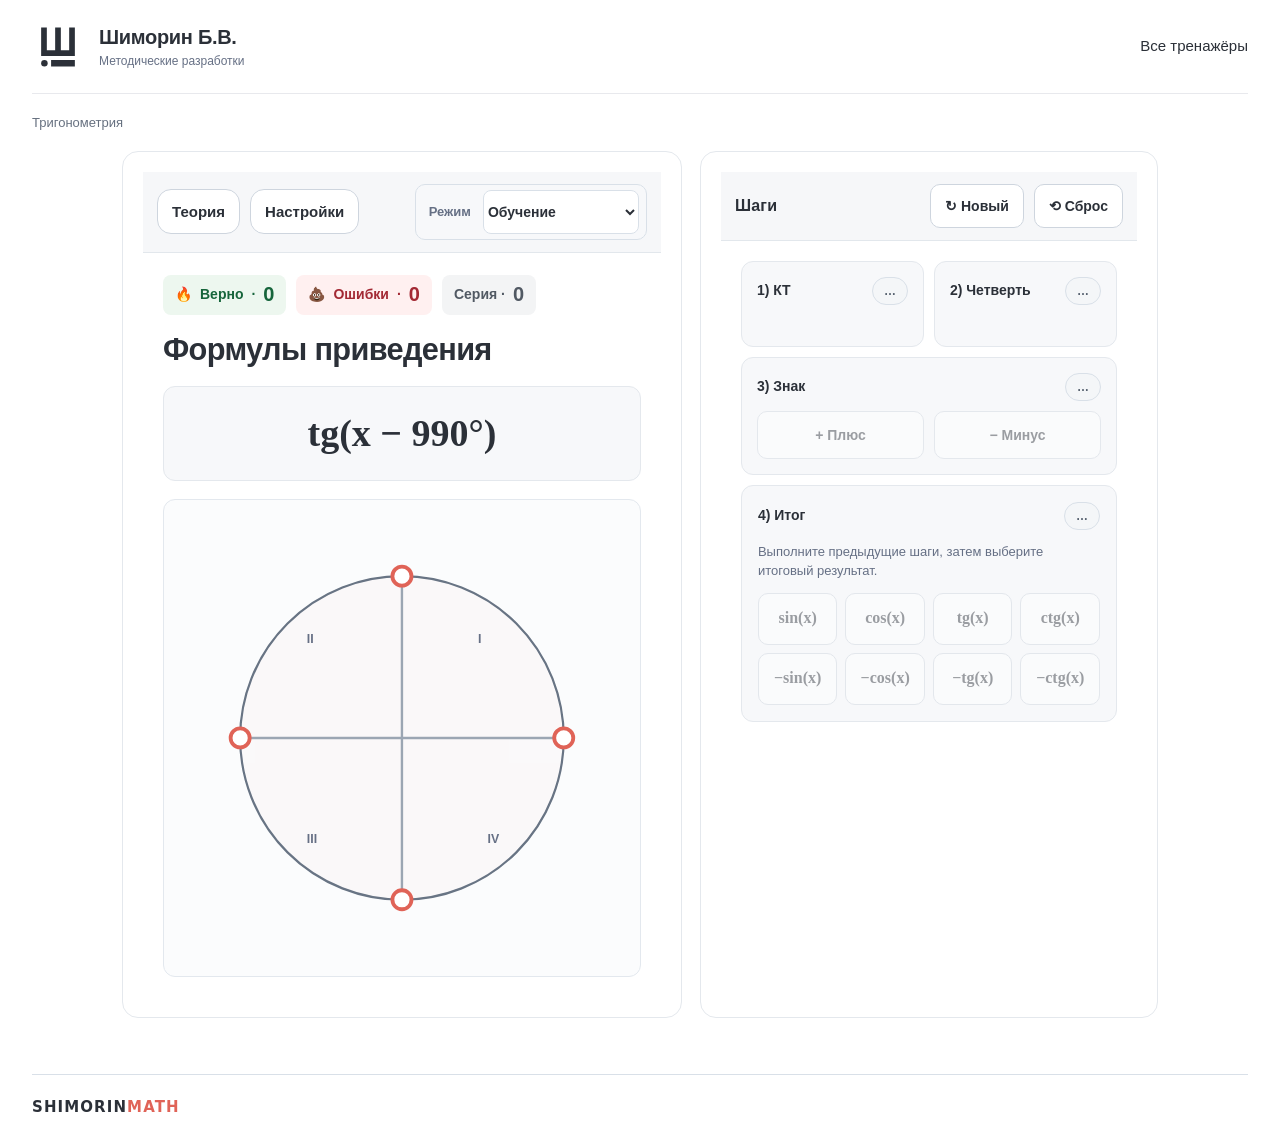
<file: trigonometry/reduction.html>
<!doctype html>
<html lang="ru">
<head>
  <meta charset="utf-8" />
  <meta name="viewport" content="width=device-width,initial-scale=1" />
  <title>Тренажёр: формулы приведения</title>
  <link rel="stylesheet" href="../catalog.css">
<link rel="stylesheet" href="../catalog-identity.css">
<link rel="stylesheet" href="../brand-details.css">
<link rel="stylesheet" href="../trainer-scores.css">
<link rel="icon" href="../SHIMORINMATH_Favicon.svg">
<script defer src="../brand-motion.js"></script>
<style>
    :root{
      --bg:#0b1220;
      --text:#e9eefc;
      --muted:#a9b6d6;
      --line:#263a6a;
      --good:#2dd46b;
      --bad:#ff4d4d;
      --shadow: 0 12px 30px rgba(0,0,0,.35);
      --r:18px;
    }
    *{box-sizing:border-box}
    body{
      margin:0;
      background: radial-gradient(1200px 800px at 20% 10%, #162a55 0%, transparent 60%),
                  radial-gradient(900px 700px at 80% 30%, #1a3b7a 0%, transparent 60%),
                  var(--bg);
      color:var(--text);
      font-family: system-ui, -apple-system, Segoe UI, Roboto, Arial, sans-serif;
    }
    .wrap{
      max-width:1100px;
      margin:0 auto;
      padding:14px;
      display:grid;
      gap:14px;
      grid-template-columns: 1.1fr .9fr;
    }
    @media (max-width: 900px){ .wrap{grid-template-columns:1fr} }
    .card{
      background: linear-gradient(180deg, rgba(255,255,255,.08), rgba(255,255,255,.04));
      border:1px solid rgba(255,255,255,.08);
      border-radius: var(--r);
      box-shadow: var(--shadow);
      overflow:hidden;
      position:relative;
    }
    .head{
      padding:12px 14px;
      border-bottom:1px solid rgba(255,255,255,.08);
      display:flex;
      gap:10px;
      align-items:center;
      justify-content:space-between;
      background: rgba(0,0,0,.15);
    }
    .title{
      font-weight:850;
      letter-spacing:.2px;
      font-size:15px;
      display:flex;
      align-items:center;
      gap:10px;
      min-width:0;
    }
    .title span{white-space:nowrap; overflow:hidden; text-overflow:ellipsis;}
    .pill{
      padding:6px 10px;
      border:1px solid rgba(255,255,255,.10);
      border-radius:999px;
      background: rgba(0,0,0,.15);
      white-space:nowrap;
      color:var(--muted);
      font-size:13px;
    }
    .toolbar{ display:flex; gap:8px; align-items:center; flex-wrap:wrap; }
    .iconbtn{
      border:1px solid rgba(255,255,255,.14);
      background: rgba(255,255,255,.06);
      color: var(--text);
      padding:9px 10px;
      border-radius:12px;
      font-weight:800;
      cursor:pointer;
      user-select:none;
      line-height:1;
    }
    .iconbtn:active{ transform: scale(.98); }
    .body{ padding:12px 14px; }
    .formula{
      font-size:26px;
      font-weight:850;
      letter-spacing:.2px;
      padding:12px 14px;
      border-radius:14px;
      background: rgba(0,0,0,.18);
      border:1px solid rgba(255,255,255,.10);
      display:flex;
      align-items:center;
      justify-content:center;
      min-height:64px;
      text-align:center;
      margin-bottom:10px;
    }

    /* SVG */
    .svgwrap{ display:grid; place-items:center; padding:8px 0 0 0; }
    svg{
      width:min(520px, 92vw);
      height:auto;
      display:block;
      border-radius:18px;
      background: rgba(0,0,0,.12);
      border:1px solid rgba(255,255,255,.08);
    }
    .axis{ stroke: var(--line); stroke-width:3; }
    .circle{ stroke: rgba(255,255,255,.25); stroke-width:3; fill:none; }
    .qp{ fill: rgba(106,166,255,.08); stroke: rgba(106,166,255,.16); stroke-width:2; cursor:pointer; }
    .qp:hover{ fill: rgba(106,166,255,.14); }
    .qp.disabled{ pointer-events:none; opacity:.35; cursor:default; }
    .qp.good{ fill: rgba(45,212,107,.20); stroke: rgba(45,212,107,.60); }
    .kt.bad{ fill: rgba(255,77,77,.70); stroke: rgba(255,77,77,1); }
    .qp.bad{ fill: rgba(255,77,77,.16); stroke: rgba(255,77,77,.70); }
    .kt{ fill: rgba(255,255,255,.20); stroke: rgba(255,255,255,.55); stroke-width:3; cursor:pointer; }
    .kt:hover{ fill: rgba(255,255,255,.32); }
    .kt.disabled{ pointer-events:none; opacity:.35; cursor:default; }
    .kt.good{ fill: rgba(45,212,107,.75); stroke: rgba(45,212,107,1); }
    .lbl{ fill: rgba(233,238,252,.9); font-weight:850; font-size:16px; }
    .lbl2{ fill: rgba(169,182,214,.9); font-weight:750; font-size:13px; }

    /* Steps */
    .grid{ display:grid; gap:10px; }
    .step{
      padding:12px;
      border-radius:14px;
      background: rgba(0,0,0,.16);
      border:1px solid rgba(255,255,255,.08);
    }
    .stephead{
      display:flex; align-items:center; justify-content:space-between; gap:8px;
      color: rgba(233,238,252,.92);
      font-weight:850;
      letter-spacing:.2px;
    }
    .badge{
      font-size:12px;
      padding:4px 8px;
      border-radius:999px;
      border:1px solid rgba(255,255,255,.10);
      background: rgba(0,0,0,.12);
      color:var(--muted);
      min-width:36px;
      text-align:center;
    }
    .badge.good{ color: #0a2a14; background: rgba(45,212,107,.95); border-color: rgba(45,212,107,.35); }
    .btnrow{ display:flex; flex-wrap:wrap; gap:10px; }
    .signbtn{
      flex:1;
      min-width:110px;
      padding:14px 12px;
      border-radius:14px;
      font-size:18px;
    }

    button{
      border:1px solid rgba(255,255,255,.14);
      background: rgba(255,255,255,.06);
      color: var(--text);
      padding:10px 12px;
      border-radius:12px;
      font-weight:800;
      cursor:pointer;
      transition: transform .06s ease, background .15s ease, border-color .15s ease, opacity .15s ease;
      user-select:none;
    }
    button:active{ transform: scale(.98); }
    button[disabled]{ opacity:.45; cursor:not-allowed; }
    button.good{ background: rgba(45,212,107,.22); border-color: rgba(45,212,107,.55); }
    button.bad{ background: rgba(255,77,77,.14); border-color: rgba(255,77,77,.45); }

    /* Final buttons */
    .finalArea{
      position:sticky;
      bottom:0;
      margin-top:12px;
      padding:12px 0 2px 0;
      background: linear-gradient(180deg, rgba(11,18,32,0) 0%, rgba(11,18,32,.65) 18%, rgba(11,18,32,.9) 60%, rgba(11,18,32,.98) 100%);
      border-radius: 0 0 var(--r) var(--r);
    }
    .finalGrid{
      display:grid;
      gap:10px;
      grid-template-columns: repeat(4, minmax(0,1fr));
      justify-content:center;
      align-items:center;
      max-width:720px;
      margin:0 auto;
      padding:8px 8px 12px 8px;
    }
    
    .finalBtn{
      padding:16px 10px;
      border-radius:16px;
      font-size:16px;
      font-weight:900;
      text-align:center;
      min-height:56px;
    }

    /* Modals */
    .overlay{
      position:fixed;
      inset:0;
      background: rgba(0,0,0,.86);
      display:none;
      align-items:center;
      justify-content:center;
      padding:14px;
      z-index:50;
    }
    .overlay.show{ display:flex; }
    .modal{
      width:min(980px, 100%);
      max-height: min(92vh, 820px);
      overflow:auto;
      background: linear-gradient(180deg, rgba(255,255,255,.03), rgba(255,255,255,.01));
      border:1px solid rgba(255,255,255,.10);
      border-radius: 18px;
      box-shadow: var(--shadow);
    }
    .modalHead{
      padding:12px 14px;
      display:flex;
      align-items:center;
      justify-content:space-between;
      gap:10px;
      border-bottom:1px solid rgba(255,255,255,.08);
      background: rgba(0,0,0,.18);
      position:sticky;
      top:0;
      z-index:2;
    }
    .modalHead .t{ font-weight:900; letter-spacing:.2px; }
    .closeBtn{ padding:9px 10px; border-radius:12px; font-weight:900; }
    .modalBody{ padding:14px; color: var(--text); }
    .muted{ color: var(--muted); }

    .flow{ display:grid; gap:10px; grid-template-columns: 1fr; }
    .node{
      padding:12px 12px;
      border-radius:14px;
      background: rgba(0,0,0,.18);
      border:1px solid rgba(255,255,255,.10);
    }
    .node h4{ margin:0 0 6px 0; font-size:14px; }
    .node p{ margin:0; color: var(--muted); line-height:1.35; font-size:13px; }
    .arrow{
      height:18px;
      display:grid;
      place-items:center;
      color: rgba(233,238,252,.9);
      opacity:.85;
      font-weight:900;
    }
    .example{
      margin-top:14px;
      padding:12px;
      border-radius:14px;
      background: rgba(0,0,0,.16);
      border:1px solid rgba(255,255,255,.10);
    }
    .example .f{
      font-weight:900;
      font-size:18px;
      padding:10px 12px;
      border-radius:14px;
      background: rgba(0,0,0,.18);
      border:1px solid rgba(255,255,255,.10);
      text-align:center;
      margin-bottom:10px;
    }
    .example ul{ margin:0; padding-left:18px; color: var(--muted); line-height:1.4; }

    .settingsGrid{
      display:grid;
      gap:10px;
      grid-template-columns: 1fr 1fr;
    }
    @media (max-width: 700px){ .settingsGrid{ grid-template-columns:1fr; } }
    .setbox{
      padding:12px;
      border-radius:14px;
      background: rgba(0,0,0,.16);
      border:1px solid rgba(255,255,255,.10);
    }
    .setbox h4{ margin:0 0 8px 0; font-size:14px; }
    .toggleRow{
      display:flex; align-items:center; justify-content:space-between; gap:10px;
      padding:8px 10px;
      border-radius:12px;
      background: rgba(255,255,255,.04);
      border:1px solid rgba(255,255,255,.08);
      margin-top:8px;
    }
    .toggleRow label{ display:flex; align-items:center; gap:10px; cursor:pointer; }
    .toggleRow input{ transform: scale(1.1); }
  
    /* Bigger top buttons (Theory / Settings) */
    #theoryBtn, #settingsBtn{
      padding: 12px 14px;
      border-radius: 14px;
      font-size: 15px;
      font-weight: 900;
    }

  
    /* Bigger icon buttons */
    .iconbtn{
      padding: 12px 14px;
      border-radius:14px;
      font-size:15px;
      font-weight:900;
    }
    .signbtn{
      min-height:58px;
      font-size:18px;
    }

    /* Success overlay (learn mode) */
    .successOverlay{
      position:fixed;
      inset:0;
      display:none;
      align-items:center;
      justify-content:center;
      z-index:100;
      background: rgba(0,0,0,.86);
    }
    .successOverlay.show{ display:flex; }
    .successCard{
      width:min(560px, 92vw);
      border-radius:22px;
      padding:20px 18px;
      background: linear-gradient(180deg, rgba(255,255,255,.06), rgba(255,255,255,.02));
      border:1px solid rgba(255,255,255,.16);
      box-shadow: var(--shadow);
      text-align:center;
    }
    .successCard .big{
      font-size:48px;
      font-weight:950;
      letter-spacing:.6px;
      margin:0 0 6px 0;
    }
    .successCard .sub{
      color: var(--muted);
      font-weight:800;
      margin:0;
    }
    .confetti{
      position:fixed;
      top:-12px;
      width:10px;
      height:14px;
      opacity:.95;
      z-index:101;
      pointer-events:none;
      animation: fall 900ms linear forwards;
    }
    @keyframes fall{
      to{ transform: translateY(110vh) rotate(540deg); opacity:1; }
    }

    /* Hard mode: hide steps panel */
    body.hardMode .stepsCard{ display:none; }
    body.hardMode .wrap{ grid-template-columns: 1fr; }

  
    .pageTitle{
      font-size: 28px;
      font-weight: 950;
      letter-spacing: .4px;
      text-align:center;
      margin: 4px 0 12px 0;
    }

  
    .countersRow{
      display:flex;
      gap:10px;
      justify-content:center;
      align-items:center;
      flex-wrap:wrap;
      margin: 2px 0 10px 0;
    }
    .countersRow .pill{
      color: var(--text);
      font-weight:900;
      font-size:14px;
    }

  
    .disabledAll{
      pointer-events:none !important;
      opacity:.75;
      filter: saturate(.9);
    }

  </style>
<link rel="stylesheet" href="author.css">
</head>
<body class="trig-workspace trig-reduction"><div class="brand-shell"><header class="site-header"><div class="author-identity"><button class="logo-trigger" type="button" data-animated-logo aria-label="Анимировать логотип Шиморина Б.В." title="Повернуть логотип" style="--logo-size:52px"><img data-logo-mark src="../brand-logo.svg" width="52" height="52" alt="Логотип Шиморина Б.В."></button><a class="author-copy" href="../" aria-label="Шиморин Б.В. Методические разработки — главная"><strong>Шиморин Б.В.</strong><small>Методические разработки</small></a></div><a href="../">Все тренажёры</a></header></div>
<nav class="section-nav" aria-label="Раздел"><a href="./">Тригонометрия</a></nav>
  <div class="wrap">
    <div class="card" id="trainCard">
      <div class="head">
        <div class="toolbar">
          <button class="iconbtn" id="theoryBtn" title="Теория и правило">Теория</button>
          <button class="iconbtn" id="settingsBtn" title="Настройки">Настройки</button>

          <label class="mode-control" for="modeSelect">
            <span>Режим</span>
            <select id="modeSelect" aria-label="Режим тренировки">
              <option value="learn">Обучение</option>
              <option value="lite">Зачёт лайт</option>
              <option value="hard">Зачёт хард</option>
              <option value="exam">Зачёт на 5 (таймер)</option>
            </select>
          </label>
        </div>
      </div>
      <div class="body">

        <div class="countersRow">
          <span class="trainer-score trainer-score--correct"><span aria-hidden="true">🔥</span> Верно <span aria-hidden="true">·</span> <strong id="ok">0</strong></span><span class="trainer-score trainer-score--incorrect"><span aria-hidden="true">💩</span> Ошибки <span aria-hidden="true">·</span> <strong id="bad">0</strong></span><span class="trainer-score">Серия · <strong id="streak">0</strong></span>
          <div class="pill" id="timerPill" style="display:none;">⏱ <b id="timerText">05:00</b></div>
        </div>
        <div class="pageTitle">Формулы приведения</div>
        <div class="formula" id="formula">…</div>
        <p class="trig-feedback" id="taskFeedback" role="status" aria-live="polite"></p>

        <div class="svgwrap">
          <svg viewBox="0 0 500 500" aria-label="Окружность с осями и четвертями">
            <path id="q1" class="qp" d="M250 250 L420 250 A170 170 0 0 0 250 80 Z" data-q="1"></path>
            <path id="q2" class="qp" d="M250 250 L250 80  A170 170 0 0 0 80 250 Z" data-q="2"></path>
            <path id="q3" class="qp" d="M250 250 L80 250  A170 170 0 0 0 250 420 Z" data-q="3"></path>
            <path id="q4" class="qp" d="M250 250 L250 420 A170 170 0 0 0 420 250 Z" data-q="4"></path>

            <circle class="circle" cx="250" cy="250" r="170"></circle>
            <line class="axis" x1="80" y1="250" x2="420" y2="250"></line>
            <line class="axis" x1="250" y1="80" x2="250" y2="420"></line>

            <circle id="kt0" class="kt" cx="420" cy="250" r="10" data-kt="0"></circle>
            <circle id="kt90" class="kt" cx="250" cy="80"  r="10" data-kt="90"></circle>
            <circle id="kt180" class="kt" cx="80"  cy="250" r="10" data-kt="180"></circle>
            <circle id="kt270" class="kt" cx="250" cy="420" r="10" data-kt="270"></circle>
<text class="lbl2" x="330" y="150">I</text>
            <text class="lbl2" x="150" y="150">II</text>
            <text class="lbl2" x="150" y="360">III</text>
            <text class="lbl2" x="340" y="360">IV</text>
          </svg>
        </div>

      </div>
    </div>

    <div class="card stepsCard">
      <div class="head">
        <div class="title"><span>Шаги</span></div>
        <div class="toolbar">
          <button class="iconbtn" id="newBtn" title="Новый пример">↻ Новый</button>
          <button class="iconbtn" id="resetBtn" title="Сброс счёта">⟲ Сброс</button>
        </div>
      </div>
      <div class="body">
        <div class="grid">
          <div class="step"><div class="stephead"><div>1) КТ</div><span id="b1" class="badge">…</span></div>
            <div class="muted" style="margin-top:8px;font-size:13px;line-height:1.35;">Нажми на верную <b>КТ</b> на окружности (точка пересечения с осью).</div></div>
          <div class="step"><div class="stephead"><div>2) Четверть</div><span id="b2" class="badge">…</span></div>
            <div class="muted" style="margin-top:8px;font-size:13px;line-height:1.35;">Нажми на верную <b>четверть</b>, куда попадает угол <b>КТ ± x</b>.</div></div>
          <div class="step">
            <div class="stephead"><div>3) Знак</div><span id="b3" class="badge">…</span></div>
            <div class="muted" style="margin-top:8px;font-size:13px;line-height:1.35;">Нажми на знак, который будет иметь <b>исходная функция</b> в выбранной четверти.</div>
            <div class="btnrow" style="margin-top:10px;">
              <button class="signbtn" id="plusBtn" disabled>+ Плюс</button>
              <button class="signbtn" id="minusBtn" disabled>− Минус</button>
            </div>
          </div>
          <div class="step final-step">
            <div class="stephead"><div>4) Итог</div><span id="b4" class="badge">…</span></div>
            <p class="final-hint" id="finalHint" role="status">Выберите итоговый результат.</p>
            <div class="finalArea">
              <div class="finalGrid" id="finalBtns" role="group" aria-label="Выбор итогового результата"></div>
            </div>
          </div>
        </div>
      </div>
    </div>
  </div>

  <!-- THEORY -->
  <div class="overlay" id="theoryOverlay" aria-hidden="true">
    <div class="modal" role="dialog" aria-modal="true" aria-label="Теория и правило">
      <div class="modalHead">
        <div class="t">Теория и правило</div>
        <button class="iconbtn closeBtn" id="closeTheory">Закрыть</button>
      </div>
      <div class="modalBody">
        
        <div class="flow">
          <div class="node">
            <h4>Что такое контрольная точка (КТ)</h4>
            <p><b>КТ</b> — это точка пересечения тригонометрической окружности с одной из осей координат.
               Таких положений четыре: по оси <b>Ox</b> (0 и π) и по оси <b>Oy</b> (π/2 и 3π/2), а также любые углы, отличающиеся от них на целое число оборотов.</p>
          </div>
          <div class="arrow">↓</div>
          <div class="node">
            <h4>Вертикальные и горизонтальные КТ</h4>
            <p><b>Вертикальные КТ</b> лежат на оси <b>Oy</b> (π/2 и 3π/2) — при приведении функция меняется на <b>кофункцию</b>.<br/>
               <b>Горизонтальные КТ</b> лежат на оси <b>Ox</b> (0 и π) — при приведении функция <b>сохраняется</b>.</p>
          </div>
          <div class="arrow">↓</div>
          <div class="node">
            <h4>Что называют формулами приведения</h4>
            <p>Тригонометрические величины вида <b>f(КТ ± x)</b> или <b>f(x ± КТ)</b>, где один из углов — контрольная точка, образуют <b>формулы приведения</b>.
               Они позволяют заменить значение функции от «неудобного» угла значением функции от <b>острого угла</b> (в тренажёре это переменная <b>x</b>).</p>
          </div>
          <div class="arrow">↓</div>
          <div class="node">
            <h4>Зачем это нужно</h4>
            <p>С помощью формул приведения можно сводить вычисление тригонометрических функций любых углов к функциям углов первой четверти.
               В более общем виде тригонометрическую функцию любого угла можно заменить равной ей функцией угла, который не превосходит по модулю <b>45°</b> (это делают, комбинируя приведение с симметриями окружности).</p>
          </div>
          <div class="arrow">↓</div>
          <div class="node">
            <h4>Алгоритм приведения (как в тренажёре)</h4>
            <p>1) Выбрать КТ (на оси).<br/>
               2) Определить четверть, куда попадает угол от КТ ± x.<br/>
               3) Поставить знак исходной функции в этой четверти.<br/>
               4) Заменить функцию на кофункцию (если КТ вертикальная) или оставить прежней (если КТ горизонтальная).</p>
          </div>
        </div>

        <div class="example">
          <div class="f">cos(−270° − x)</div>
          <ul>
            <li>КТ = −270° (это 90° по модулю окружности) — вертикальная ⇒ cos → <b>sin</b>.</li>
            <li>−270° − x попадает в I четверть (эквивалентно 90° − x).</li>
            <li>В I четверти cos положителен ⇒ знак «+».</li>
            <li>Итог: <b>cos(−270° − x) = sin(x)</b>.</li>
          </ul>
        </div>
        <div class="muted" style="margin-top:10px;font-size:13px;line-height:1.35;">
          Для выражения вида <b>x − КТ</b> удобно мыслить как <b>(−КТ) + x</b>: тогда “контрольная точка” равна <b>−КТ</b>.
        </div>
      </div>
    </div>
  </div>

  <!-- SETTINGS -->
  <div class="overlay" id="settingsOverlay" aria-hidden="true">
    <div class="modal" role="dialog" aria-modal="true" aria-label="Настройки">
      <div class="modalHead">
        <div class="t">Настройки</div>
        <button class="iconbtn closeBtn" id="closeSettings">Закрыть</button>
      </div>
      <div class="modalBody">
        <div class="settingsGrid">
          <div class="setbox">
            <h4>Как задаётся КТ в заданиях</h4>
            <div class="toggleRow">
              <label><input id="showDeg" type="checkbox" checked> КТ в градусах</label>
              <span class="muted">например −450°</span>
            </div>
            <div class="toggleRow">
              <label><input id="showRad" type="checkbox"> КТ в радианах</label>
              <span class="muted">например −5π/2</span>
            </div>
            <div class="muted" style="margin-top:8px;font-size:13px;line-height:1.35;">
              Если включить оба флажка, то задания будут вперемешку: часть с КТ в градусах, часть — в радианах.
            </div>
          </div>

          <div class="setbox">
            <h4>Режим ответа</h4>
            <div class="toggleRow">
              <label><input id="sequential" type="checkbox" checked> строгая последовательность</label>
              <span class="muted">1→2→3→4</span>
            </div>
            <div class="toggleRow">
              <label><input id="needKT" type="checkbox" checked> требовать КТ</label>
              <span class="muted">шаг 1</span>
            </div>
            <div class="toggleRow">
              <label><input id="needQ" type="checkbox" checked> требовать четверть</label>
              <span class="muted">шаг 2</span>
            </div>
            <div class="toggleRow">
              <label><input id="needSign" type="checkbox" checked> требовать знак</label>
              <span class="muted">шаг 3</span>
            </div>
            <div class="toggleRow">
              <label><input id="needFinal" type="checkbox" checked> требовать итог</label>
              <span class="muted">шаг 4</span>
            </div>
          </div>
        </div>

        <div class="setbox" style="margin-top:10px;">
          <h4>Переменная</h4>
          <div class="toggleRow">
            <label><input id="varToggle" type="checkbox" checked> использовать x (иначе θ)</label>
            <span class="muted">x / θ</span>
          </div>
        </div>
      </div>
    </div>
  </div>

<script>
window.addEventListener("DOMContentLoaded", () => {
(() => {

  // --- Seeded RNG (tied to current time) ---
  // Some HTML viewers can behave oddly with rand01(); we use our own RNG seeded from current time.
  const __seed = (Date.now() ^ Math.floor((performance?.now?.() || 0) * 1000)) >>> 0;

  function mulberry32(a){
    return function(){
      let t = a += 0x6D2B79F5;
      t = Math.imul(t ^ (t >>> 15), t | 1);
      t ^= t + Math.imul(t ^ (t >>> 7), t | 61);
      return ((t ^ (t >>> 14)) >>> 0) / 4294967296;
    };
  }

  let __rng = mulberry32(__seed);
  function rand01(){ return __rng(); }

  const $ = (id) => document.getElementById(id);

  const okEl = $("ok"), badEl = $("bad"), streakEl = $("streak");
  const formulaEl = $("formula");
  const finalBtns = $("finalBtns");
  const finalHint = $("finalHint");
  const plusBtn = $("plusBtn"), minusBtn = $("minusBtn");
  const b1 = $("b1"), b2 = $("b2"), b3 = $("b3"), b4 = $("b4");
  const newBtn = $("newBtn"), resetBtn = $("resetBtn");

  const theoryBtn = $("theoryBtn"), settingsBtn = $("settingsBtn");
  const theoryOverlay = $("theoryOverlay"), closeTheory = $("closeTheory");
  const settingsOverlay = $("settingsOverlay"), closeSettings = $("closeSettings");

  const showDeg = $("showDeg"), showRad = $("showRad");
  const sequential = $("sequential");
  const needKT = $("needKT"), needQ = $("needQ"), needSign = $("needSign"), needFinal = $("needFinal");
  const varToggle = $("varToggle");
  const modeSelect = $("modeSelect");
  const feedbackEl = $("taskFeedback");
  let feedbackTimer = null;
  const examOverlay = $("examOverlay");
  const examGrade = $("examGrade");
  const examSummary = $("examSummary");
  const repeatExamBtn = $("repeatExamBtn");
  const timerPill = $("timerPill");
  const timerText = $("timerText");

  const ktNodes = { 0:$("kt0"), 90:$("kt90"), 180:$("kt180"), 270:$("kt270") };
  const qNodes = { 1:$("q1"), 2:$("q2"), 3:$("q3"), 4:$("q4") };
  let stats = { ok:0, bad:0, streak:0 };
  let mode = "learn";
  let learnPrefs = null; // remember user toggles for learn mode
  
  const EXAM_SECONDS = 5 * 60; // 5 минут
  let examRemaining = EXAM_SECONDS;
  let examTimerId = null;
  let examDeadline = 0;
  let examEnded = false;

  const funcs = ["sin","cos","tg","ctg"];
  const signTable = {
    sin: {1:+1, 2:+1, 3:-1, 4:-1},
    cos: {1:+1, 2:-1, 3:-1, 4:+1},
    tg:  {1:+1, 2:-1, 3:+1, 4:-1},
    ctg: {1:+1, 2:-1, 3:+1, 4:-1},
  };

  function toCofunc(f){
    if (f === "sin") return "cos";
    if (f === "cos") return "sin";
    if (f === "tg")  return "ctg";
    if (f === "ctg") return "tg";
    return f;
  }

  function baseDegOf(ktDeg){
    let d = ktDeg % 360;
    if (d < 0) d += 360;
    return d;
  }
  function isVerticalKT(ktDeg){
    const b = baseDegOf(ktDeg);
    return b === 90 || b === 270;
  }
  function quadrantFrom(ktDeg, op){
    const b = baseDegOf(ktDeg);
    if (b === 0)   return (op === +1) ? 1 : 4;
    if (b === 90)  return (op === +1) ? 2 : 1;
    if (b === 180) return (op === +1) ? 3 : 2;
    if (b === 270) return (op === +1) ? 4 : 3;
    return 1;
  }

  const radForBase = { 0:"0", 90:"π/2", 180:"π", 270:"3π/2" };

  function unitMode(){
    const d = showDeg.checked;
    const r = showRad.checked;
    if (d && r) return "mix";
    if (r) return "rad";
    return "deg";
  }
  function pickTaskUnit(){
    const m = unitMode();
    if (m === "mix") return (rand01() < 0.5 ? "deg" : "rad");
    return m;
  }

  function fmtKTDeg(ktDeg){
    return `${ktDeg}°`;
  }

  function fmtKTRad(ktDeg){
    // ktDeg is multiple of 90, range [-1080..1080]
    const k = Math.round(ktDeg / 90); // -12..12
    if (k === 0) return "0";
    if (k === 1) return "π/2";
    if (k === -1) return "−π/2";
    // simplify to integer π if even
    if (k % 2 === 0){
      const m = k / 2; // integer
      if (m === 1) return "π";
      if (m === -1) return "−π";
      return `${m}π`;
    }
    // improper fraction kπ/2
    return `${k}π/2`.replace("-", "−");
  }

  function fmtKT(ktDeg, unit){
    return unit === "deg" ? fmtKTDeg(ktDeg) : fmtKTRad(ktDeg);
  }

  function fmtKTAbs(ktDeg, unit){
    return fmtKT(Math.abs(ktDeg), unit);
  }

  function varOpKT(varSym, opChar, ktDeg, unit){
    // formats: x ± KT without producing "+ -270°"
    // if KT is negative: x + (-a) => x − a ; x − (-a) => x + a
    let op = opChar;
    let a = ktDeg;
    if (a < 0){
      a = -a;
      op = (opChar === "+") ? "−" : "+";
    }
    return `${varSym} ${op} ${fmtKTAbs(a, unit)}`;
  }

  function updateAxisLabels(){ /* подписи КТ на окружности скрыты */ }

  function getVarSym(){ return varToggle.checked ? "x" : "θ"; }

  function enabledSteps(){
    return { kt: needKT.checked, q: needQ.checked, sign: needSign.checked, final: needFinal.checked };
  }

  let task = null;
  let solved = { kt:false, q:false, sign:false, final:false };
  let stageKey = null;
  let varSym = "x";

  function setBadge(el, done){
    el.classList.toggle("good", !!done);
    el.textContent = done ? "✔" : "…";
  }
  function updateBadges(){
    const e = enabledSteps();
    setBadge(b1, solved.kt || !e.kt);
    setBadge(b2, solved.q || !e.q);
    setBadge(b3, solved.sign || !e.sign);
    setBadge(b4, solved.final || !e.final);
  }

  function updateStats(){
    okEl.textContent = stats.ok;
    badEl.textContent = stats.bad;
    streakEl.textContent = stats.streak;
  }

  function fmtTime(sec){
    const s = Math.max(0, Math.floor(sec));
    const m = Math.floor(s / 60);
    const r = s % 60;
    return String(m).padStart(2,"0") + ":" + String(r).padStart(2,"0");
  }

  function showTimer(show){
    timerPill.style.display = show ? "inline-flex" : "none";
  }

  function stopExamTimer(){
    if (examTimerId){
      clearInterval(examTimerId);
      examTimerId = null;
    }
    examDeadline = 0;
  }

  function startExamTimer(){
    stopExamTimer();
    examRemaining = EXAM_SECONDS;
    examDeadline = Date.now() + EXAM_SECONDS * 1000;
    timerText.textContent = fmtTime(examRemaining);
    showTimer(true);
    // Use the actual deadline so inactive tabs cannot lengthen an attempt.
    examTimerId = setInterval(()=>{
      examRemaining = Math.max(0, Math.ceil((examDeadline - Date.now()) / 1000));
      timerText.textContent = fmtTime(examRemaining);
      if (examRemaining <= 0) finishExam();
    }, 250);
  }

  function examExpired(){
    if (mode !== "exam") return false;
    if (examEnded) return true;
    if (examDeadline && Date.now() >= examDeadline){
      examRemaining = 0;
      timerText.textContent = fmtTime(0);
      finishExam();
      return true;
    }
    return false;
  }

  function gradeFromExamMetrics(ok, bad){
    // Эталон: 20 верных из 20 без ошибок.
    // Учитываем и точность, и количество верных ответов (прогресс к 20).
    const total = ok + bad;
    const accuracy = total > 0 ? (ok / total) : 0;      // 0..1
    const ok20 = Math.min(ok, 20);
    const volume = ok20 / 20;                           // 0..1 (сколько от эталона по количеству)
    const score = accuracy * volume;                    // 0..1 (комбинированная оценка)

    // Пороги подобраны так, чтобы "5" реально требовала выйти на 20 и держать точность.
    if (ok >= 20 && score >= 0.90) return 5;
    if (ok >= 15 && score >= 0.75) return 4;
    if (ok >= 10 && score >= 0.60) return 3;
    return 2;
  }

  function examStats(ok, bad){
    const total = ok + bad;
    const accuracy = total > 0 ? (ok / total) : 0;
    const ok20 = Math.min(ok, 20);
    const volume = ok20 / 20;
    const score = accuracy * volume;
    return { total, accuracy, ok20, volume, score };
  }
function finishExam(){
    if (examEnded) return;
    examEnded = true;
    stopExamTimer();

    document.getElementById("trainCard").classList.add("disabledAll");
    const sc = document.querySelector(".stepsCard");
    if (sc) sc.classList.add("disabledAll");

    const s = examStats(stats.ok, stats.bad);
    const grade = gradeFromExamMetrics(stats.ok, stats.bad);
examGrade.textContent = "Оценка: " + grade + " ⭐";
    examSummary.textContent = `Верно: ${stats.ok} · Ошибки: ${stats.bad} · Всего попыток: ${s.total} · Точность: ${Math.round(s.accuracy*100)}%`;

    examOverlay.classList.add("show");
    examOverlay.setAttribute("aria-hidden","false");
  }

  function resetExamUI(){
    examEnded = false;
    examOverlay.classList.remove("show");
    examOverlay.setAttribute("aria-hidden","true");
    document.getElementById("trainCard").classList.remove("disabledAll");
    const sc = document.querySelector(".stepsCard");
    if (sc) sc.classList.remove("disabledAll");
  }

  function wrong(){ if (mode === "learn") return; stats.bad++; stats.streak = 0; updateStats(); }
  function rightSolvedAll(){ if (mode === "learn") return; stats.ok++; stats.streak++; updateStats(); }

  function popSuccess(){
    feedbackEl.textContent = "Верно.";
    feedbackEl.classList.add("visible");
    if(feedbackTimer) clearTimeout(feedbackTimer);
    feedbackTimer = setTimeout(()=>{
      feedbackEl.textContent = "";
      feedbackEl.classList.remove("visible");
    }, 1250);
  }

  function rand(arr){ return arr[Math.floor(rand01()*arr.length)]; }

  function makeTask(){
    varSym = getVarSym();
    const unit = pickTaskUnit();

    // ====== DECK LOGIC ======
    // We build a "deck" of task types to ensure variety:
    // for each trig function × each base KT × each direction (±x) × each order (KT first / x first).
    // Then we shuffle and draw without replacement.
    if (!window.__deckState){
      window.__deckState = { deck: [], lastSig: "" };
    }
    const st = window.__deckState;

    function buildDeck(){
      const funcsLocal = ["sin","cos","tg","ctg"];
      const baseKTs = [0,90,180,270];
      const ops = [+1,-1];           // +x or -x relative to KT (when KT first)
      const orders = ["KT_FIRST","X_FIRST"]; // order in the bracket
      const d = [];

      for (const f of funcsLocal){
        for (const b of baseKTs){
          for (const op of ops){
            for (const order of orders){
              d.push({ f0: f, baseKT: b, op, order });
            }
          }
        }
      }

      // Shuffle
      for (let i=d.length-1;i>0;i--){
        const j = Math.floor(rand01()*(i+1));
        [d[i], d[j]] = [d[j], d[i]];
      }
      st.deck = d;
    }

    if (st.deck.length === 0){
      buildDeck();
    }

    // Pull next, but try to avoid immediate repetition of the same "signature"
    let pick = st.deck.pop();
    let tries = 0;
    while (tries < 6){
      const sig = `${pick.f0}|${pick.baseKT}|${pick.op}|${pick.order}`;
      if (sig !== st.lastSig) break;
      // swap with another card if possible
      if (st.deck.length === 0) break;
      st.deck.unshift(pick);
      pick = st.deck.pop();
      tries++;
    }
    st.lastSig = `${pick.f0}|${pick.baseKT}|${pick.op}|${pick.order}`;

    const f0 = pick.f0;

    // ====== Choose KT number (in degrees) in [-1080..1080], but minimize multiples of 360 ======
    // Prefer non-360 multiples strongly; allow 360-multiples rarely.
    const allKs = [];
    for (let k=-12; k<=12; k++) allKs.push(k); // ktDeg = 90k
    const nonEasy = allKs.filter(k => (k % 4) !== 0);  // not multiple of 360°
    const easy = allKs.filter(k => (k % 4) === 0);     // multiples of 360°

    let k;
    if (mode === "exam" || mode === "hard"){
      // In exam/hard: almost never give easy KTs (0, ±360, ±720, ±1080)
      k = nonEasy[Math.floor(rand01()*nonEasy.length)];
    } else {
      // In learn/lite: allow easy rarely (~10%)
      if (rand01() < 0.10){
        k = easy[Math.floor(rand01()*easy.length)];
      } else {
        k = nonEasy[Math.floor(rand01()*nonEasy.length)];
      }
    }

    // Combine base KT with turns, keep within [-1080..1080]
    // baseKT is 0/90/180/270, so baseKT = 90*bK where bK in {0,1,2,3}
    // We'll compute ktDeg as baseKT + 360*t, but represent as single number.
    // Choose t so that result stays in range and not too often exact 360 multiples.
    const tCandidates = [];
    for (let t=-3; t<=3; t++){
      const val = pick.baseKT + 360*t; // in degrees
      if (val >= -1080 && val <= 1080) tCandidates.push(val);
    }
    // Prefer values that are not multiples of 360 (again)
    const tNonEasy = tCandidates.filter(v => (v % 360) !== 0);
    const tEasy = tCandidates.filter(v => (v % 360) === 0);

    let shownKT;
    if (mode === "exam" || mode === "hard"){
      // choose from nonEasy if possible
      shownKT = tNonEasy.length ? tNonEasy[Math.floor(rand01()*tNonEasy.length)]
                                : tCandidates[Math.floor(rand01()*tCandidates.length)];
    } else {
      if (rand01() < 0.10 && tEasy.length){
        shownKT = tEasy[Math.floor(rand01()*tEasy.length)];
      } else {
        shownKT = tNonEasy.length ? tNonEasy[Math.floor(rand01()*tNonEasy.length)]
                                  : tCandidates[Math.floor(rand01()*tCandidates.length)];
      }
    }

    // Override with k-based "noise" occasionally to diversify away from only base+360t:
    // but still keep multiples of 90 and within bounds.
    if (rand01() < 0.25){
      const noisy = 90*k;
      if (noisy >= -1080 && noisy <= 1080 && (mode !== "exam" && mode !== "hard" ? true : (noisy % 360 !== 0))){
        shownKT = noisy;
      }
    }

    // ====== Build inside string with only TWO elements (KT and x), in given order and op ======
    // We support:
    // - KT_FIRST: KT ± x   (op tells +x or -x relative to KT)
    // - X_FIRST:  x ± KT   (same op meaning: x + KT corresponds to KT + x; x - KT corresponds to x - KT)
    const KTtxt = fmtKT(shownKT, unit);

    let ctrlKT = shownKT;
    let op = pick.op; // +1 or -1
    let inside = "";

    if (pick.order === "KT_FIRST"){
      if (op === +1){
        inside = `${KTtxt} + ${varSym}`;
      } else {
        inside = `${KTtxt} − ${varSym}`;
      }
      ctrlKT = shownKT;
    } else {
      // X_FIRST:
      // x + KT  => same as KT + x  (ctrlKT = KT, op=+)
      // x - KT  => treat as (-KT) + x (ctrlKT=-KT, op=+)
      if (op === +1){
        inside = varOpKT(varSym, "+", shownKT, unit);
        ctrlKT = shownKT;
        op = +1;
      } else {
        // x - KT:
        inside = varOpKT(varSym, "−", shownKT, unit);
        ctrlKT = -shownKT;
        op = +1;
      }
    }

    const quad = quadrantFrom(ctrlKT, op);
    const mapped = isVerticalKT(ctrlKT) ? toCofunc(f0) : f0;
    const sgn = signTable[f0][quad];
    const final = { sign: sgn, f: mapped };

    return { f0, shownKT, ctrlKT, op, quad, sgn, final, inside, unit };
  }

  function renderTask(){
    formulaEl.innerHTML = `${task.f0}(${task.inside})`;
  }

  function clearHighlights(){
    Object.values(ktNodes).forEach(n=> n.classList.remove("good","bad","disabled"));
    Object.values(qNodes).forEach(n=> n.classList.remove("good","bad","disabled"));
    plusBtn.classList.remove("good","bad");
    minusBtn.classList.remove("good","bad");
    [...finalBtns.querySelectorAll("button")].forEach(b=> b.classList.remove("good","bad"));
  }

  function buildFinalButtons(){
    finalBtns.innerHTML = "";

    // Fixed layout:
    // Top row:  +sin +cos +tg +ctg
    // Bottom:   -sin -cos -tg -ctg
    const top = [
      {sign:+1, f:"sin"},
      {sign:+1, f:"cos"},
      {sign:+1, f:"tg"},
      {sign:+1, f:"ctg"},
    ];
    const bottom = [
      {sign:-1, f:"sin"},
      {sign:-1, f:"cos"},
      {sign:-1, f:"tg"},
      {sign:-1, f:"ctg"},
    ];

    const options = top.concat(bottom);

    for (const opt of options){
      const btn = document.createElement("button");
      btn.className = "finalBtn";
      btn.dataset.sign = String(opt.sign);
      btn.dataset.f = opt.f;
      const s = opt.sign === +1 ? "" : "−";
      btn.textContent = `${s}${opt.f}(${varSym})`;
      btn.addEventListener("click", ()=> onFinalPick(btn));
      finalBtns.appendChild(btn);
    }
  }

  function enabledOrder(){
    const e = enabledSteps();
    const order = [];
    if (e.kt) order.push("kt");
    if (e.q) order.push("q");
    if (e.sign) order.push("sign");
    if (e.final) order.push("final");
    return order;
  }
  function setStageToFirst(){
    const order = enabledOrder();
    stageKey = sequential.checked ? (order[0] ?? null) : null;
  }
  function advanceStageIfSequential(){
    if (!sequential.checked) return;
    const order = enabledOrder();
    if (!stageKey) return;
    const idx = order.indexOf(stageKey);
    if (idx < 0){ stageKey = order[0] ?? null; return; }
    for (let i=idx+1;i<order.length;i++){
      const k = order[i];
      if (!solved[k]){ stageKey = k; return; }
    }
    stageKey = order[order.length-1] ?? null;
  }

  function gateBySettings(){
    const e = enabledSteps();
    const seq = sequential.checked;

    Object.entries(ktNodes).forEach(([deg,node])=>{
      const active = e.kt && (seq ? (stageKey === "kt") : true) && !solved.kt;
      node.classList.toggle("disabled", !active);
    });

    Object.entries(qNodes).forEach(([q,node])=>{
      const active = e.q && (seq ? (stageKey === "q") : true) && !solved.q;
      node.classList.toggle("disabled", !active);
    });

    const signActive = e.sign && (seq ? (stageKey === "sign") : true) && !solved.sign;
    plusBtn.disabled = !signActive;
    minusBtn.disabled = !signActive;

    const finalActive = e.final && (seq ? (stageKey === "final") : true) && !solved.final;
    finalHint.textContent = !e.final
      ? "Итоговый ответ отключён в настройках."
      : solved.final
        ? "Итоговый результат выбран."
        : finalActive
          ? "Выберите итоговый результат."
          : "Выполните предыдущие шаги, затем выберите итоговый результат.";
    [...finalBtns.querySelectorAll("button")].forEach(btn=> btn.disabled = !finalActive);

    if (!e.final){
      [...finalBtns.querySelectorAll("button")].forEach(btn=> btn.disabled = true);
    }

    updateBadges();
  }

  function resetRun(){
    solved = { kt:false, q:false, sign:false, final:false };
    clearHighlights();
    buildFinalButtons();
    setStageToFirst();
    gateBySettings();
  }

  function newTask(){
    if (!showDeg.checked && !showRad.checked) showDeg.checked = true;
    task = makeTask();
    renderTask();
    resetRun();
  }

  function onKTPick(baseDeg){
    if (examEnded || examExpired()) return;
const e = enabledSteps();
    if (!e.kt) return;
    if (sequential.checked && stageKey !== "kt") return;
    if (solved.kt) return;

    const correctBase = baseDegOf(task.ctrlKT);
    const isCorrect = Number(baseDeg) === correctBase;

    Object.values(ktNodes).forEach(n=> n.classList.remove("good","bad"));
    if (isCorrect){
      ktNodes[baseDeg].classList.add("good");
      solved.kt = true;
      advanceStageIfSequential();
    } else {
      ktNodes[baseDeg].classList.add("bad");
      wrong();
    }
    gateBySettings();
  }

  function onQuadrantPick(q){
    if (examEnded || examExpired()) return;
const e = enabledSteps();
    if (!e.q) return;
    if (sequential.checked && stageKey !== "q") return;
    if (solved.q) return;

    const isCorrect = Number(q) === task.quad;

    Object.values(qNodes).forEach(n=> n.classList.remove("good","bad"));
    if (isCorrect){
      qNodes[q].classList.add("good");
      solved.q = true;
      advanceStageIfSequential();
    } else {
      qNodes[q].classList.add("bad");
      wrong();
    }
    gateBySettings();
  }

  function onSignPick(sign){
    if (examEnded || examExpired()) return;
const e = enabledSteps();
    if (!e.sign) return;
    if (sequential.checked && stageKey !== "sign") return;
    if (solved.sign) return;

    const isCorrect = Number(sign) === task.sgn;
    plusBtn.classList.remove("good","bad");
    minusBtn.classList.remove("good","bad");
    if (isCorrect){
      (sign === +1 ? plusBtn : minusBtn).classList.add("good");
      solved.sign = true;
      advanceStageIfSequential();
    } else {
      (sign === +1 ? plusBtn : minusBtn).classList.add("bad");
      wrong();
    }
    gateBySettings();
  }

  function onFinalPick(btn){
    if (examEnded || examExpired()) return;
const e = enabledSteps();
    if (!e.final) return;
    if (sequential.checked && stageKey !== "final") return;
    if (solved.final) return;

    const requiredOk = (!e.kt || solved.kt) && (!e.q || solved.q) && (!e.sign || solved.sign);
    const pick = { sign: Number(btn.dataset.sign), f: btn.dataset.f };
    const isCorrectFinal = (pick.sign === task.final.sign && pick.f === task.final.f);

    [...finalBtns.querySelectorAll("button")].forEach(b=> b.classList.remove("good","bad"));

    if (isCorrectFinal && (requiredOk || mode === "learn")){
      btn.classList.add("good");
      solved.final = true;

      if (mode === "learn"){
        popSuccess();
        // сразу готовим следующий пример, чтобы всё было кликабельно после анимации
        newTask();
        return;
      } else {
        rightSolvedAll();
        if (mode === "exam" && stats.ok >= 20){
          finishExam();
          return;
        }
        gateBySettings();
        setTimeout(()=> { if (!examEnded && !examExpired()) newTask(); }, 650);
      }
    } else {
      btn.classList.add("bad");
      wrong();
      gateBySettings();
    }
  }

  // Wiring
  Object.entries(ktNodes).forEach(([deg,node])=> node.addEventListener("click", ()=> onKTPick(deg)));
  Object.entries(qNodes).forEach(([q,node])=> node.addEventListener("click", ()=> onQuadrantPick(q)));
  plusBtn.addEventListener("click", ()=> onSignPick(+1));
  minusBtn.addEventListener("click", ()=> onSignPick(-1));

  newBtn.addEventListener("click", ()=> { if (examEnded || examExpired()) return; wrong(); newTask(); });
  resetBtn.addEventListener("click", ()=> { if(mode==="exam") return; stats = { ok:0, bad:0, streak:0 }; updateStats(); });

  repeatExamBtn.addEventListener("click", ()=> {
    modeSelect.value = "exam";
    applyMode();
  });

  // Modals
  function openOverlay(el){ el.classList.add("show"); el.setAttribute("aria-hidden","false"); }
  function closeOverlay(el){ el.classList.remove("show"); el.setAttribute("aria-hidden","true"); }

  theoryBtn.addEventListener("click", ()=> openOverlay(theoryOverlay));
  closeTheory.addEventListener("click", ()=> closeOverlay(theoryOverlay));
  theoryOverlay.addEventListener("click", (e)=> { if (e.target === theoryOverlay) closeOverlay(theoryOverlay); });

  settingsBtn.addEventListener("click", ()=> openOverlay(settingsOverlay));
  closeSettings.addEventListener("click", ()=> closeOverlay(settingsOverlay));
  settingsOverlay.addEventListener("click", (e)=> { if (e.target === settingsOverlay) closeOverlay(settingsOverlay); });


  function setInputsDisabled(disabled){
    [sequential, needKT, needQ, needSign, needFinal].forEach(el=> { el.disabled = disabled; });
  }

  function applyMode(){

const prevMode = mode;

// Remember user-chosen settings for "Обучение" before we jump into exam/hard presets
if (prevMode === "learn"){
  learnPrefs = {
    sequential: sequential.checked,
    needKT: needKT.checked,
    needQ: needQ.checked,
    needSign: needSign.checked,
    needFinal: needFinal.checked,
  };
}

mode = modeSelect.value;
resetBtn.disabled = mode === "exam";

    if (mode === "learn"){

document.body.classList.remove("hardMode");

// Restore the last "learn" configuration (otherwise badges may appear green after hard/exam)
if (learnPrefs){
  sequential.checked = !!learnPrefs.sequential;
  needKT.checked = !!learnPrefs.needKT;
  needQ.checked = !!learnPrefs.needQ;
  needSign.checked = !!learnPrefs.needSign;
  needFinal.checked = !!learnPrefs.needFinal;
} else {
  // sensible defaults for learning
  sequential.checked = true;
  needKT.checked = true;
  needQ.checked = true;
  needSign.checked = true;
  needFinal.checked = true;
}
      setInputsDisabled(false);
      showTimer(false);
      stopExamTimer();
      resetExamUI();
    }

    if (mode === "lite"){
      document.body.classList.remove("hardMode");
      sequential.checked = true;
      needKT.checked = true;
      needQ.checked = true;
      needSign.checked = true;
      needFinal.checked = true;
      setInputsDisabled(true);
      showTimer(false);
      stopExamTimer();
      resetExamUI();
    }

    if (mode === "hard"){
      document.body.classList.add("hardMode");
      sequential.checked = false;
      needKT.checked = false;
      needQ.checked = false;
      needSign.checked = false;
      needFinal.checked = true;
      setInputsDisabled(true);
      showTimer(false);
      stopExamTimer();
      resetExamUI();
    }

    if (mode === "exam"){
      document.body.classList.add("hardMode");
      sequential.checked = false;
      needKT.checked = false;
      needQ.checked = false;
      needSign.checked = false;
      needFinal.checked = true;
      setInputsDisabled(true);
      resetExamUI();
      startExamTimer();
    }
stats = { ok:0, bad:0, streak:0 };
    updateStats();

    setStageToFirst();
    gateBySettings();
    newTask();
  }

  function onSettingsChange(){
    if (!showDeg.checked && !showRad.checked) showDeg.checked = true;
    updateAxisLabels();
    newTask();
  }
  showDeg.addEventListener("change", onSettingsChange);
  modeSelect.addEventListener("change", applyMode);
  showRad.addEventListener("change", onSettingsChange);
  varToggle.addEventListener("change", onSettingsChange);

  sequential.addEventListener("change", ()=> { setStageToFirst(); gateBySettings(); });
  [needKT, needQ, needSign, needFinal].forEach(ch => ch.addEventListener("change", ()=> { setStageToFirst(); gateBySettings(); }));

  // Init
  updateStats();
  updateAxisLabels();
  modeSelect.value = "learn";
  applyMode();
})();
});
</script>

  <div class="successOverlay" id="examOverlay" aria-hidden="true">
    <div class="successCard" style="width:min(640px, 94vw);">
      <p class="big" id="examGrade">Оценка: 5 ⭐</p>
      <p class="sub" id="examSummary">Верно: 0 · Ошибки: 0 · Точность: 0%</p>
      <div style="margin-top:14px;display:flex;justify-content:center;">
        <button class="iconbtn" id="repeatExamBtn" style="padding:14px 16px;font-size:16px;border-radius:16px;">↻ Повторить</button>
      </div>
    </div>
  </div>

<div class="brand-shell"><footer class="site-footer"><span class="shimorin-wordmark" aria-label="SHIMORINMATH"><span>SHIMORIN</span><span class="wordmark-accent">MATH</span></span></footer></div>
</body>
</html>
</file>
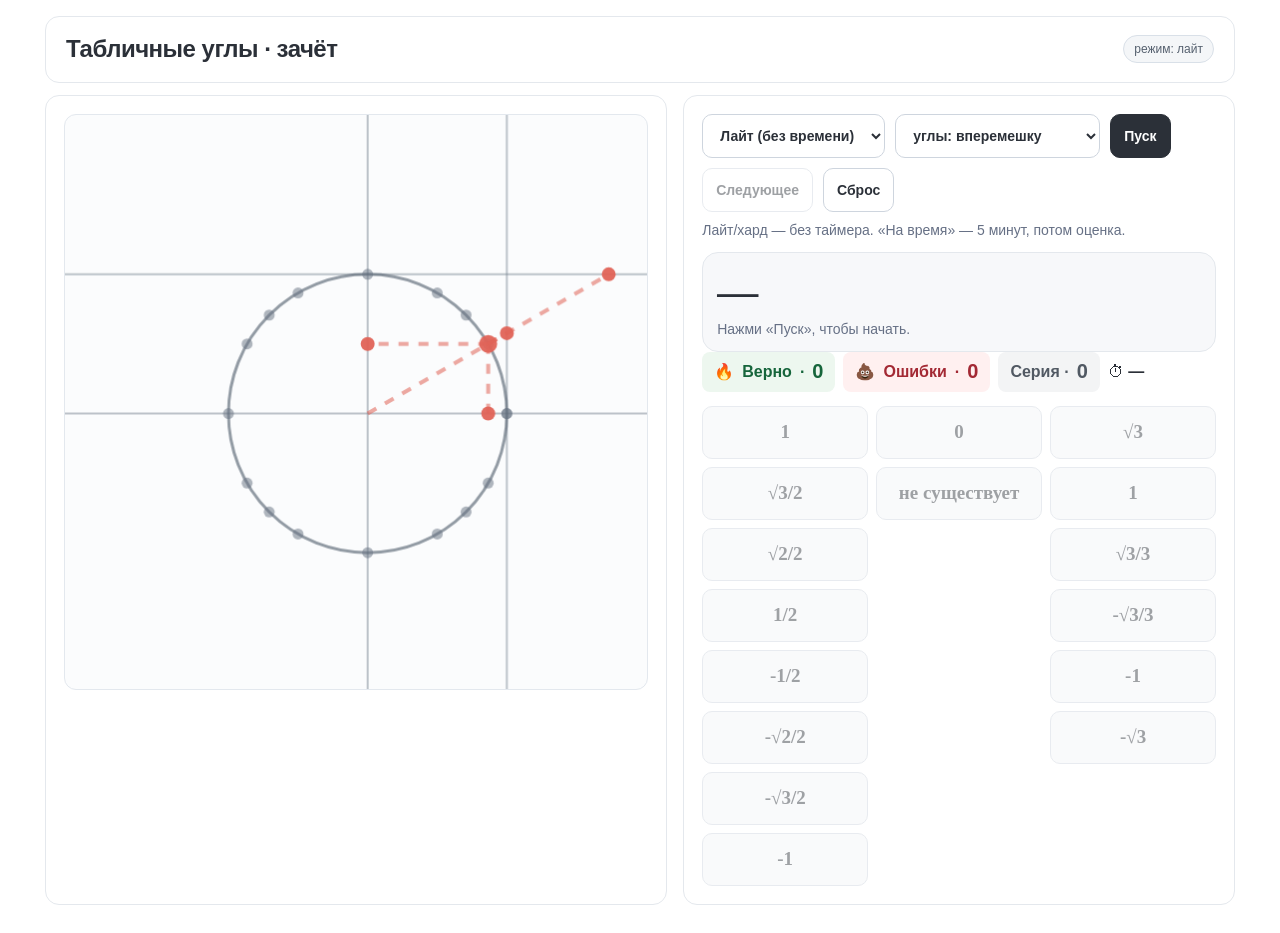
<file: trigonometry/unit-circle-exam.html>
<!doctype html>
<html lang="ru">
<head>
<meta charset="utf-8"/>
<meta name="viewport" content="width=device-width, initial-scale=1"/>
<title>Зачёт — табличные углы</title>
<link rel="stylesheet" href="../trainer-scores.css">
<style>
  :root{
    --bg1:#071025; --bg2:#030711;
    --card: rgba(255,255,255,.06);
    --card2: rgba(255,255,255,.08);
    --stroke: rgba(255,255,255,.14);
    --text: rgba(255,255,255,.92);
    --muted: rgba(255,255,255,.62);
    --accent: #ff4d6d;
    --ok: #22c55e;
    --bad:#ef4444;
  }
  *{box-sizing:border-box}
  body{
    margin:0;
    font-family: system-ui, -apple-system, Segoe UI, Roboto, Arial, sans-serif;
    color:var(--text);
    background: radial-gradient(1200px 900px at 20% 10%, #10234f 0%, var(--bg1) 45%, var(--bg2) 100%);
    min-height:100vh;
  }
  .wrap{ max-width:1280px; margin:0 auto; padding:16px; }
  .top{
    display:flex; gap:12px; align-items:center; justify-content:space-between;
    padding:12px 14px; border:1px solid rgba(255,255,255,.10); border-radius:16px;
    background: linear-gradient(180deg, rgba(255,255,255,.06), rgba(255,255,255,.03));
    box-shadow: 0 10px 40px rgba(0,0,0,.25);
  }
  .title{ line-height:1.2; }
  .title h1{ margin:0; font-size:18px; font-weight:800; letter-spacing:.2px; }
  .title .copy{ margin-top:4px; font-size:12px; color:var(--muted); }
  .pill{
    display:inline-flex; gap:8px; align-items:center;
    padding:6px 10px; border-radius:999px;
    border:1px solid rgba(255,255,255,.12);
    background: rgba(255,255,255,.05);
    font-size:12px; color:var(--muted);
  }
  .grid{ display:grid; grid-template-columns: 1fr; gap:12px; margin-top:12px; }
  @media (min-width: 980px){ .grid{ grid-template-columns: 1.15fr .85fr; } }

  .panel{
    border:1px solid rgba(255,255,255,.10);
    border-radius:18px;
    background: linear-gradient(180deg, rgba(255,255,255,.05), rgba(255,255,255,.025));
    box-shadow: 0 10px 40px rgba(0,0,0,.22);
    padding:14px;
  }

  canvas{
    width:100%;
    height: clamp(600px, 80vh, 980px);
    display:block;
    background: rgba(0,0,0,.10);
    border-radius: 16px;
    border: 1px solid rgba(255,255,255,.08);
    touch-action:none;
  }

  .right h2{ margin:0 0 10px 0; font-size:28px; font-weight:900; letter-spacing:.2px; }
  .row{ display:flex; gap:10px; flex-wrap:wrap; align-items:center; }
  .select, .btn{
    border-radius:14px;
    border:1px solid rgba(255,255,255,.14);
    background: rgba(255,255,255,.06);
    color: var(--text);
    padding:10px 12px;
    font-weight:800;
    cursor:pointer;
  }
  .select{ cursor:default; }
  .btn.primary{ background: rgba(255,77,109,.18); border-color: rgba(255,77,109,.35); }
  .btn.ghost{ background: rgba(255,255,255,.04); }
  .btn:disabled{ opacity:.45; cursor:not-allowed; }

  .sub{ margin-top:10px; color:var(--muted); font-size:14px; }

  .task{
    margin-top:14px;
    padding:14px;
    border-radius:16px;
    border:1px solid rgba(255,255,255,.12);
    background: rgba(255,255,255,.05);
  }
  .task .q{
    font-size:40px;
    font-weight:950;
    letter-spacing:.2px;
  }
  .task .meta{ margin-top:6px; font-size:14px; color:var(--muted); }

  
  .answers{ margin-top:14px; display:grid; grid-template-columns:repeat(3,minmax(0,1fr)); gap:12px; }
  .answerCol{ display:flex; flex-direction:column; gap:12px; }
  .ansBtn{
    padding:14px 10px;
    font-size:24px;
    font-weight:950;
    border-radius:16px;
    border:1px solid rgba(255,255,255,.22);
    background: rgba(255,255,255,.10);
    color: var(--text);
    cursor:pointer;
    user-select:none;
    min-height:56px;
    display:flex;
    align-items:center;
    justify-content:center;
  }
  .ansBtn:hover{ background: rgba(255,255,255,.14); }
  .ansBtn:disabled{ opacity:.45; cursor:not-allowed; }


  .score{display:flex; gap:14px; flex-wrap:wrap; align-items:center; margin-top:12px; padding:10px 12px; border-radius:14px; border:1px solid rgba(255,255,255,.10); background: rgba(255,255,255,.04); font-size:16px; color:rgba(255,255,255,.88);}
  .score b{ color:var(--text); }

  .flash{
    margin-top:12px;
    padding:10px 12px;
    border-radius:14px;
    border:1px solid rgba(255,255,255,.12);
    background: rgba(255,255,255,.05);
    font-weight:900;
  }
  .flash.ok{ border-color: rgba(34,197,94,.45); background: rgba(34,197,94,.12); color: #c8f7d5; }
  .flash.bad{ border-color: rgba(239,68,68,.45); background: rgba(239,68,68,.12); color: #ffd1d1; }

  .grade{
    margin-top:12px;
    padding:14px;
    border-radius:16px;
    border:1px solid rgba(255,255,255,.12);
    background: rgba(255,255,255,.05);
    display:none;
  }
  .grade .g{ font-size:56px; font-weight:1000; letter-spacing:.5px; }
  .grade .t{ margin-top:6px; color:var(--muted); }

</style>
<link rel="stylesheet" href="author.css">
</head>
<body class="trig-assessment">
  <div class="wrap">
    <div class="top">
      <div class="title"><h1>Табличные углы · зачёт</h1></div>
      <div class="pill" id="modePill">режим: лайт</div>
    </div>

    <div class="grid">
      <div class="panel">
        <canvas id="cv" width="1200" height="960" role="img" aria-label="Тригонометрическая окружность, вспомогательная визуализация для зачёта"></canvas>
      </div>

      <div class="panel right">
        <div class="row">
          <select class="select" id="examTypeSel" aria-label="Режим зачёта">
            <option value="light">Лайт (без времени)</option>
            <option value="hard">Хард (без времени)</option>
            <option value="time">На время (5 минут)</option>
          </select>
          <select class="select" id="angFmtSel" aria-label="Формат угла">
            <option value="mix">углы: вперемешку</option>
            <option value="deg">углы: только градусы</option>
            <option value="rad">углы: только радианы</option>
          </select>
          <button class="btn primary" id="btnStart">Пуск</button>
          <button class="btn ghost" id="btnNext" disabled>Следующее</button>
          <button class="btn ghost" id="btnReset">Сброс</button>
        </div>

        <div class="sub" id="subLine">Лайт/хард — без таймера. «На время» — 5 минут, потом оценка.</div>

        <div class="task">
          <div class="q" id="qText">—</div>
          <div class="meta" id="qMeta">Нажми «Пуск», чтобы начать.</div>
        </div>

        <div class="trainer-scores"><span class="trainer-score trainer-score--correct"><span aria-hidden="true">🔥</span> Верно <span aria-hidden="true">·</span> <strong id="ok">0</strong></span><span class="trainer-score trainer-score--incorrect"><span aria-hidden="true">💩</span> Ошибки <span aria-hidden="true">·</span> <strong id="bad">0</strong></span><span class="trainer-score">Серия · <strong id="streak">0</strong></span>
          <span>⏱ <b id="timer">—</b></span>
        </div>

        <div class="answers" id="answers"></div>

        <div class="flash" id="flash" style="display:none"></div>

        <div class="grade" id="gradeBox">
          <div class="g" id="grade">5</div>
          <div class="t" id="gradeText">Итог</div>
        </div>
      </div>
    </div>
  </div>

<script>
(() => {
  // ---------- helpers ----------
  const $ = (id)=>document.getElementById(id);
  const cv = $('cv');
  const ctx = cv.getContext('2d');

  function gcd(a,b){ a=Math.round(Math.abs(a)); b=Math.round(Math.abs(b)); while(b){ const t=a%b; a=b; b=t; } return a||1; }
  function normDeg360(d){ d%=360; if(d<0) d+=360; return d; }

  // base angles (tabular)
  const BASE = [0,30,45,60,90,120,135,150,180,210,225,240,270,300,315,330,360];
  // exam angle bank: tabular angles within ±2 turns (±720°)
  const ANGLE_BANK = (() => {
    const ks = [-2,-1,0,1,2];
    const set = new Map(); // deg -> {deg, rad}
    const radStrFromDeg = (deg) => {
      const nd = Math.round(deg);
      let num = nd;
      let den = 180;
      const g = gcd(num, den);
      num = Math.trunc(num / g); den = Math.trunc(den / g);
      if(num===0) return '0';
      const sign = num<0 ? '-' : '';
      num = Math.abs(num);
      if(den===1){
        if(num===1) return sign+'π';
        return sign + num + 'π';
      }
      const nPart = (num===1) ? 'π' : (num+'π');
      return sign + nPart + '/' + den;
    };

    for (const b of BASE){
      for (const k of ks){
        const d = b + 360*k;
        if (d < -720 || d > 720) continue;
        if(!set.has(d)) set.set(d, {deg:d, rad: radStrFromDeg(d)});
      }
    }
    return Array.from(set.values()).sort((a,b)=>a.deg-b.deg);
  })();
  const FUNS = ['sin','cos','tg','ctg'];

  function sinCosVal(deg){
    const nd = normDeg360(deg);
    const s = Math.sin(nd*Math.PI/180);
    const c = Math.cos(nd*Math.PI/180);
    return {s,c};
  }

  function tabStrFor(fun, deg){
    const nd = normDeg360(deg);
    const map = {
      0:   {sin:'0', cos:'1', tg:'0', ctg:'не существует'},
      30:  {sin:'1/2', cos:'√3/2', tg:'√3/3', ctg:'√3'},
      45:  {sin:'√2/2', cos:'√2/2', tg:'1', ctg:'1'},
      60:  {sin:'√3/2', cos:'1/2', tg:'√3', ctg:'√3/3'},
      90:  {sin:'1', cos:'0', tg:'не существует', ctg:'0'},
      120: {sin:'√3/2', cos:'-1/2', tg:'-√3', ctg:'-√3/3'},
      135: {sin:'√2/2', cos:'-√2/2', tg:'-1', ctg:'-1'},
      150: {sin:'1/2', cos:'-√3/2', tg:'-√3/3', ctg:'-√3'},
      180: {sin:'0', cos:'-1', tg:'0', ctg:'не существует'},
      210: {sin:'-1/2', cos:'-√3/2', tg:'√3/3', ctg:'√3'},
      225: {sin:'-√2/2', cos:'-√2/2', tg:'1', ctg:'1'},
      240: {sin:'-√3/2', cos:'-1/2', tg:'√3', ctg:'√3/3'},
      270: {sin:'-1', cos:'0', tg:'не существует', ctg:'0'},
      300: {sin:'-√3/2', cos:'1/2', tg:'-√3', ctg:'-√3/3'},
      315: {sin:'-√2/2', cos:'√2/2', tg:'-1', ctg:'-1'},
      330: {sin:'-1/2', cos:'√3/2', tg:'-√3/3', ctg:'-√3'},
    };
    return (map[nd] && map[nd][fun]) ? map[nd][fun] : '0';
  }

  function radImproper(deg){
    // represent as nπ/d improper
    const nd = Math.round(deg);
    let num = nd;
    let den = 180;
    const g = gcd(num, den);
    num = Math.trunc(num/g); den = Math.trunc(den/g);
    // num/den * π
    if(num===0) return '0';
    const sign = num<0 ? '-' : '';
    num = Math.abs(num);
    if(den===1){
      if(num===1) return sign+'π';
      return sign+num+'π';
    }
    const nPart = (num===1) ? 'π' : (num+'π');
    return sign + nPart + '/' + den;
  }

  function angleText(deg, fmt){
    if(fmt==='deg') return `${deg}°`;
    if(fmt==='rad') return radImproper(deg);
    // mix
    return (Math.random()<0.5) ? `${deg}°` : radImproper(deg);
  }

  // answers set (3 columns layout will be handled by grid order)
  const COL1 = ['1','√3/2','√2/2','1/2','-1/2','-√2/2','-√3/2','-1'];
  const COL2 = ['0','не существует'];
  const COL3 = ['√3','1','√3/3','-√3/3','-1','-√3'];

  const answersEl = $('answers');
  function buildAnswerButtons(onClick){
    answersEl.innerHTML='';
    const colWrap = (arr)=>{
      const col = document.createElement('div');
      col.className='answerCol';
      for(const t of arr){
        const b=document.createElement('button');
        b.className='ansBtn';
        b.type='button';
        b.textContent=t;
        b.addEventListener('click', ()=>onClick(t));
        col.appendChild(b);
      }
      return col;
    };
    answersEl.appendChild(colWrap(COL1));
    answersEl.appendChild(colWrap(COL2));
    answersEl.appendChild(colWrap(COL3));
  }


  function setAnswersEnabled(enabled){
    const btns = answersEl.querySelectorAll('button.ansBtn');
    btns.forEach(b=>{ b.disabled = !enabled; });
  }

  // ---------- canvas drawing (base look) ----------
  let W=0,H=0,DPR=1;
  function resize(){
    DPR = Math.max(1, Math.min(2.5, window.devicePixelRatio||1));
    const r = cv.getBoundingClientRect();
    W = Math.max(300, Math.floor(r.width));
    H = Math.max(300, Math.floor(r.height));
    cv.width = Math.floor(W*DPR);
    cv.height= Math.floor(H*DPR);
    ctx.setTransform(DPR,0,0,DPR,0,0);
    draw();
  }

  const state = {
    mode:'light', // light|hard|time
    angleDeg: 30,
    dragging:false,
    dragEnabled:true,
    showPoint:true,
    showProj:true,
  };

  function draw(){
    ctx.clearRect(0,0,W,H);

    const cx = W*0.52;
    const cy = H*0.52;
    const maxK = Math.sqrt(3); // max |tan| or |cot| for tabular angles
    const mX = W*0.06;
    const mY = H*0.06;
    const availTop = (cy - mY);
    const availBot = (H - cy - mY);
    const availLeft = (cx - mX);
    const availRight = (W - cx - mX);
    // To keep tg/ctg projections in view: |shift| <= maxK * R
    const RtanY = Math.min(availTop, availBot) / maxK;
    const RcotX = Math.min(availLeft, availRight) / maxK;
    // Also keep the circle itself comfortably inside:
    const Rcircle = Math.min(availTop, availBot, availLeft, availRight);
    const R = Math.max(10, Math.min(RtanY, RcotX, Rcircle));

    // axes
    ctx.lineWidth=2;
    ctx.strokeStyle='rgba(112,124,139,.45)';
    ctx.beginPath(); ctx.moveTo(0,cy); ctx.lineTo(W,cy); ctx.stroke();
    ctx.beginPath(); ctx.moveTo(cx,0); ctx.lineTo(cx,H); ctx.stroke();

    // tg/ctg axes (no labels)
    const tgAxisX = cx + R;
    const ctgAxisY = cy - R;
    ctx.beginPath(); ctx.moveTo(tgAxisX,0); ctx.lineTo(tgAxisX,H); ctx.stroke();
    ctx.beginPath(); ctx.moveTo(0,ctgAxisY); ctx.lineTo(W,ctgAxisY); ctx.stroke();


    // circle
    ctx.lineWidth=3;
    ctx.strokeStyle='rgba(78,90,105,.60)';
    ctx.beginPath(); ctx.arc(cx,cy,R,0,Math.PI*2); ctx.stroke();

    // tabular positions (light only)
    if(state.mode==='light'){
      ctx.fillStyle='rgba(103,115,130,.52)';
      for(const d of BASE){
        const aa = d*Math.PI/180;
        const tx = cx + R*Math.cos(aa);
        const ty = cy - R*Math.sin(aa);
        ctx.beginPath(); ctx.arc(tx,ty,5.5,0,Math.PI*2); ctx.fill();
      }
    }

    if(!state.showPoint && !state.showProj) return;

    const a = state.angleDeg * Math.PI/180;
    const px = cx + R*Math.cos(a);
    const py = cy - R*Math.sin(a);

    // radius
    if(state.showPoint){
      ctx.lineWidth=4;
      ctx.strokeStyle='rgba(224,99,87,.55)';
      ctx.setLineDash([10,10]);
      ctx.beginPath(); ctx.moveTo(cx,cy); ctx.lineTo(px,py); ctx.stroke();
      ctx.setLineDash([]);
    }

    // projections
    if(state.showProj){
      ctx.lineWidth=4;
      ctx.strokeStyle='rgba(224,99,87,.55)';
      ctx.setLineDash([10,10]);
      // to x axis
      ctx.beginPath(); ctx.moveTo(px,py); ctx.lineTo(px,cy); ctx.stroke();
      // to y axis
      ctx.beginPath(); ctx.moveTo(px,py); ctx.lineTo(cx,py); ctx.stroke();

      // tg/ctg projections (light only)
      if(state.mode==='light'){
        const cosA = Math.cos(a);
        const sinA = Math.sin(a);
        const tgAxisX = cx + R;
        const ctgAxisY = cy - R;

        // extend ray to tg axis (x = cx+R)
        if(Math.abs(cosA) > 1e-6){
          const ty = cy - R*(sinA/cosA);
          ctx.beginPath(); ctx.moveTo(px,py); ctx.lineTo(tgAxisX, ty); ctx.stroke();
          // point on tg axis
          ctx.fillStyle='rgba(224,99,87,.95)';
          ctx.beginPath(); ctx.arc(tgAxisX, ty, 7, 0, Math.PI*2); ctx.fill();
        }

        // extend ray to ctg axis (y = cy-R)
        if(Math.abs(sinA) > 1e-6){
          const tx = cx + R*(cosA/sinA);
          ctx.beginPath(); ctx.moveTo(px,py); ctx.lineTo(tx, ctgAxisY); ctx.stroke();
          ctx.fillStyle='rgba(224,99,87,.95)';
          ctx.beginPath(); ctx.arc(tx, ctgAxisY, 7, 0, Math.PI*2); ctx.fill();
        }
      }

      ctx.setLineDash([]);

      // projection dots
      ctx.fillStyle='rgba(224,99,87,.95)';
      ctx.beginPath(); ctx.arc(px,cy,7,0,Math.PI*2); ctx.fill();
      ctx.beginPath(); ctx.arc(cx,py,7,0,Math.PI*2); ctx.fill();
    }

    // main point
    if(state.showPoint){
      ctx.fillStyle='rgba(224,99,87,.95)';
      ctx.beginPath(); ctx.arc(px,py,9,0,Math.PI*2); ctx.fill();
    }
  }

  function pointFromEvent(ev){
    const r=cv.getBoundingClientRect();
    return {x:(ev.clientX-r.left), y:(ev.clientY-r.top)};
  }

  function setAngleByPointer(ev){
    const {x,y}=pointFromEvent(ev);
    const cx = W*0.52;
    const cy = H*0.52;
    let ang = Math.atan2((cy - y),(x - cx));
    let deg = ang*180/Math.PI;
    // normalize to (-180,180]
    if(deg<=-180) deg+=360;
    if(deg>180) deg-=360;
    state.angleDeg = deg;
    draw();
  }

  cv.addEventListener('pointerdown', (ev)=>{
    if(!state.dragEnabled) return;
    state.dragging=true;
    cv.setPointerCapture(ev.pointerId);
    setAngleByPointer(ev);
  });
  cv.addEventListener('pointermove', (ev)=>{
    if(!state.dragging) return;
    setAngleByPointer(ev);
  });
  cv.addEventListener('pointerup', ()=>{ state.dragging=false; });
  cv.addEventListener('pointercancel', ()=>{ state.dragging=false; });

  window.addEventListener('resize', resize);

  // ---------- exam engine ----------
  const examTypeSel = $('examTypeSel');
  const angFmtSel = $('angFmtSel');
  const btnStart = $('btnStart');
  const btnNext = $('btnNext');
  const btnReset= $('btnReset');
  const pill = $('modePill');

  const qText = $('qText');
  const qMeta = $('qMeta');
  const okEl = $('ok');
  const badEl = $('bad');
  const streakEl = $('streak');
  const timerEl = $('timer');
  const flash = $('flash');
  const gradeBox = $('gradeBox');
  const gradeEl = $('grade');
  const gradeText = $('gradeText');

  let running=false;
  let ok=0,bad=0,streak=0;
  let current=null; // {fun,deg,ans,angleStr}
  let timeLeft=300;
  let timerId=null;
  let examDeadline=0;
  let answeredThis=false;
  let nextTaskTimeout=null;

  function setExamMode(mode){
    state.mode=mode;
    if(mode==='light'){
      pill.textContent='режим: лайт';
      state.dragEnabled=true;
      state.showPoint=true;
      state.showProj=true;
    } else if(mode==='hard'){
      pill.textContent='режим: хард';
      state.dragEnabled=false;
      state.showPoint=false;
      state.showProj=false;
    } else {
      pill.textContent='режим: на время';
      state.dragEnabled=false;
      state.showPoint=false;
      state.showProj=false;
    }
    draw();
  }

  function resetAll(){
    if(nextTaskTimeout){ clearTimeout(nextTaskTimeout); nextTaskTimeout=null; }

    stopTimer();
    running=false;
    ok=bad=streak=0;
    okEl.textContent=ok; badEl.textContent=bad; streakEl.textContent=streak;
    current=null;
    answeredThis=false;
    btnStart.disabled=false;
    btnNext.disabled=true;
    setAnswersEnabled(false);
    flash.style.display='none';
    gradeBox.style.display='none';
    timerEl.textContent='—';
    qText.textContent='—';
    qMeta.textContent='Нажми «Пуск», чтобы начать.';
  }

  function stopTimer(){
    if(timerId){ clearInterval(timerId); timerId=null; }
    examDeadline=0;
  }

  function startTimer(){
    stopTimer();
    timeLeft=300;
    examDeadline=Date.now()+timeLeft*1000;
    timerEl.textContent=formatTime(timeLeft);
    // Deadline time survives throttling when the browser tab becomes inactive.
    timerId=setInterval(()=>{
      timeLeft=Math.max(0,Math.ceil((examDeadline-Date.now())/1000));
      timerEl.textContent=formatTime(timeLeft);
      if(timeLeft<=0){
        stopTimer();
        finishTimed();
      }
    },250);
  }

  function formatTime(s){
    const m = Math.floor(s/60);
    const ss = String(s%60).padStart(2,'0');
    return `${m}:${ss}`;
  }

  function randomAngle(){
    return ANGLE_BANK[Math.floor(Math.random()*ANGLE_BANK.length)];
  }

  function newTask(){
    const fun = FUNS[Math.floor(Math.random()*FUNS.length)];
    const a = randomAngle();
    const deg = a.deg;
    const fmt = angFmtSel.value;
    const aStr = (fmt==='deg') ? `${deg}°` : (fmt==='rad' ? a.rad : ((Math.random()<0.5)?`${deg}°`:a.rad));
    const ans = tabStrFor(fun, deg);
    current = {fun,deg,ans,aStr};
    answeredThis=false;

    qText.textContent = `${fun} (${aStr})`;
    if(state.mode==='light'){
      qMeta.textContent = 'Поставь точку (если нужно) и выбери ответ.';
    } else {
      qMeta.textContent = 'Решай в уме и выбери ответ.';
    }

    // in light: move point to that position? (в зачёте не ставим автоматически; лайт — можно двигать)
    // We'll NOT auto-set: это зачёт.

    btnNext.disabled=false;
  }

  
  function scheduleNextTask(delay=420){
    if(nextTaskTimeout){ clearTimeout(nextTaskTimeout); nextTaskTimeout=null; }
    nextTaskTimeout = window.setTimeout(()=>{
      if(!running) return;
      if(state.mode==='time' && Date.now()>=examDeadline){ finishTimed(); return; }
      try{
        newTask();
      }catch(e){
        console.error('newTask failed', e);
        // try once more
        try{ newTask(); }catch(e2){ console.error('newTask retry failed', e2); }
      }
      setAnswersEnabled(true);
    }, delay);
  }

function flashMsg(type, text){
    flash.className = 'flash ' + (type==='ok'?'ok':'bad');
    flash.textContent=text;
    flash.style.display='block';
    setTimeout(()=>{ flash.style.display='none'; }, 900);
  }

  function computeGrade(){
    const total = ok+bad;
    const acc = total ? (ok/total) : 0;
    // simple rubric
    if(ok>=27 && acc>=0.90) return {g:5, t:`Отлично: ${ok}/${total} (${Math.round(acc*100)}%)`};
    if(ok>=24 && acc>=0.80) return {g:4, t:`Хорошо: ${ok}/${total} (${Math.round(acc*100)}%)`};
    if(ok>=18 && acc>=0.65) return {g:3, t:`Удовлетворительно: ${ok}/${total} (${Math.round(acc*100)}%)`};
    return {g:2, t:`Нужно подтянуть: ${ok}/${total} (${Math.round(acc*100)}%)`};
  }

  function finishTimed(){
    if(!running) return;
    running=false;
    stopTimer();
    if(nextTaskTimeout){ clearTimeout(nextTaskTimeout); nextTaskTimeout=null; }
    btnStart.disabled=false;
    btnNext.disabled=true;
    setAnswersEnabled(false);
    timerEl.textContent='0:00';
    const res = computeGrade();
    gradeEl.textContent = String(res.g);
    gradeText.textContent = res.t;
    gradeBox.style.display='block';
    flashMsg('bad','Время вышло!');
  }

  function onAnswer(val){
    if(!running || !current) return;
    if(state.mode==='time' && Date.now()>=examDeadline){ finishTimed(); return; }
    if(answeredThis) return; // защита от повторного клика по тому же заданию

    answeredThis = true;
    setAnswersEnabled(false);

    if(val === current.ans){
      ok++; streak++;
      okEl.textContent=ok; streakEl.textContent=streak;
      flashMsg('ok','Верно ✅');
    } else {
      bad++; streak=0;
      badEl.textContent=bad; streakEl.textContent=streak;
      flashMsg('bad','Ошибка ❌');
    }

    // сразу выдаём следующее задание, чтобы нельзя было "набивать" очки на одном и том же
    scheduleNextTask(420);
    }


  function start(){
    const mode = examTypeSel.value;
    setExamMode(mode);
    resetAll();

    if(mode==='time'){
      running=true;
      btnStart.disabled=true;
      startTimer();
    } else {
      running=true;
      btnStart.disabled=false;
      timerEl.textContent='без таймера';
    }

    buildAnswerButtons(onAnswer);
    newTask();
  }

  function nextTask(){
    if(!running || !current) return;
    if(state.mode==='time' && Date.now()>=examDeadline){ finishTimed(); return; }
    if(nextTaskTimeout){ clearTimeout(nextTaskTimeout); nextTaskTimeout=null; }
    if(!answeredThis){
      // skip counts as error
      bad++; streak=0;
      badEl.textContent=bad; streakEl.textContent=streak;
      flashMsg('bad','Пропуск = ошибка ❌');
    }
    newTask();
  }

  examTypeSel.addEventListener('change', ()=>{
    setExamMode(examTypeSel.value);
    // time mode requires start
    resetAll();
  });

  btnStart.addEventListener('click', start);
  btnNext.addEventListener('click', nextTask);
  btnReset.addEventListener('click', ()=>{ resetAll(); });

  // init
  buildAnswerButtons(onAnswer);
  setExamMode('light');
  resetAll();
  resize();
})();
</script>
</body>
</html>
</file>
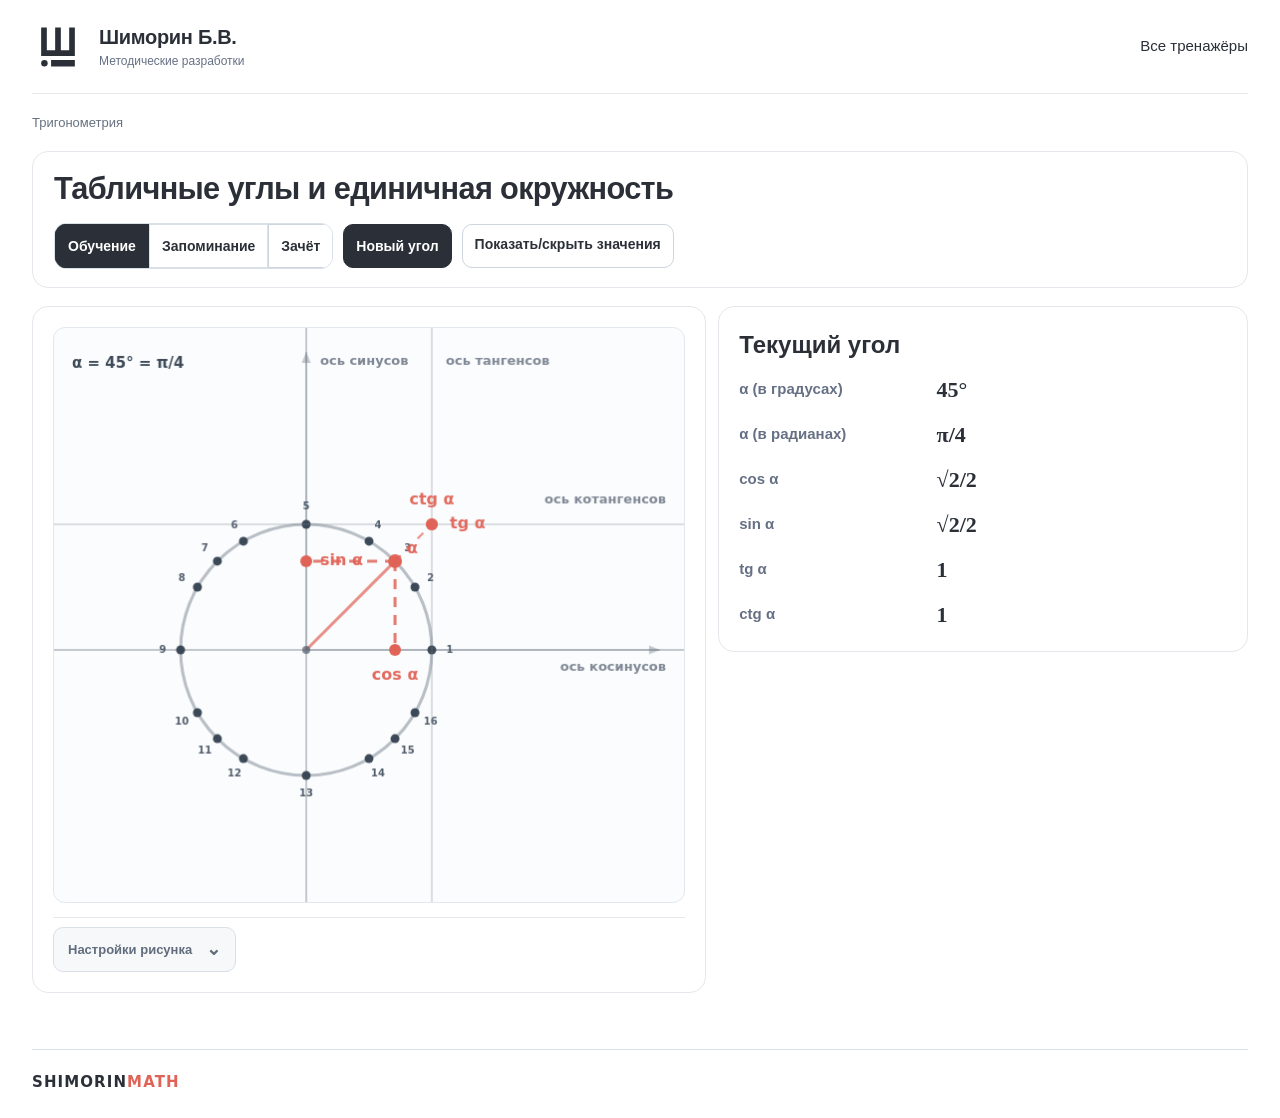
<file: trigonometry/unit-circle.html>
<!doctype html>
<html lang="ru">
<head>
  <meta charset="utf-8" />
  <meta name="viewport" content="width=device-width,initial-scale=1" />
  <title>Табличные углы — окружность и проекции</title>
  <link rel="stylesheet" href="../catalog.css">
<link rel="stylesheet" href="../catalog-identity.css">
<link rel="stylesheet" href="../brand-details.css">
<link rel="stylesheet" href="../trainer-scores.css">
<link rel="icon" href="../SHIMORINMATH_Favicon.svg">
<script defer src="../brand-motion.js"></script>
<style>
    :root{
      --bg:#0b1220;
      --card:#0f1b31;
      --text:#e9eefc;
      --muted:#9bb0d6;
      --line:#2a3b63;
      --accent:#ff4d6d;
      --good:#35d07f;
      --warn:#ffd166;
    }
    *{box-sizing:border-box}
    body{
      margin:0;
      background: radial-gradient(1200px 800px at 30% 10%, #13274a, var(--bg));
      color:var(--text);
      font-family: system-ui, -apple-system, Segoe UI, Roboto, Arial, sans-serif;
    }
    .wrap{
      max-width: 1320px;
      margin: 0 auto;
      padding: 14px;
      display: grid;
      grid-template-columns: 1fr;
      gap: 12px;
    }
    .top{
      display:flex;
      align-items:center;
      justify-content:space-between;
      gap:12px;
      flex-wrap:wrap;
    }
    .title{
      font-weight:800;
      letter-spacing:.2px;
      font-size: 18px;
    }
    .copyright{
      margin-top: 4px;
      font-size: 13px;
      color: var(--muted);
      opacity: .95;
    }
    .card{
      background: linear-gradient(180deg, rgba(255,255,255,.06), rgba(255,255,255,.03));
      border: 1px solid rgba(255,255,255,.10);
      border-radius: 18px;
      padding: 16px;
      box-shadow: 0 10px 40px rgba(0,0,0,.25);
    }
    .grid{
      display:grid;
      grid-template-columns: 1fr;
      gap: 12px;
    }
    @media (min-width: 920px){
      .grid{ grid-template-columns: 1.12fr .88fr; align-items:start; }
    }

    canvas{
      width:100%;
      /* чуть больше поле под картинку */
      height: clamp(560px, 78vh, 980px);
      display:block;
      background: rgba(0,0,0,.12);
      border-radius: 14px;
      border: 1px solid rgba(255,255,255,.08);
      touch-action: manipulation;
    }

    .controls{
      display:flex;
      gap:8px;
      flex-wrap:wrap;
      align-items:center;
    }
    button{
      border: 1px solid rgba(255,255,255,.14);
      background: rgba(255,255,255,.08);
      color: var(--text);
      border-radius: 12px;
      padding: 10px 12px;
      font-weight: 700;
      cursor: pointer;
      user-select:none;
    }
    button:active{ transform: translateY(1px); }
    button.primary{
      background: rgba(255,77,109,.16);
      border-color: rgba(255,77,109,.35);
    }
    button.ghost{
      background: transparent;
      border-color: rgba(255,255,255,.14);
    }
    .tog{
      display:flex;
      gap:10px;
      flex-wrap:wrap;
      margin-top: 10px;
      color: var(--muted);
      font-weight: 600;
      font-size: 14px;
    }
    label{
      display:flex; gap:8px; align-items:center;
      padding: 6px 10px;
      border: 1px solid rgba(255,255,255,.10);
      border-radius: 12px;
      background: rgba(255,255,255,.04);
    }
    input[type="checkbox"]{
      width:18px; height:18px;
      accent-color: var(--accent);
    }

    .kv{
      display:grid;
      grid-template-columns: 150px 1fr;
      gap: 10px 12px;
      align-items:center;
      font-size: 20px;
      margin-top: 10px;
    }
    .k{ color: var(--muted); font-weight:700; }
    .v{ font-weight:800; }

    /* красивое отображение дробей */
    .frac{
      display:inline-grid;
      grid-template-rows: auto auto;
      align-items:center;
      justify-items:center;
      line-height:1;
      vertical-align: middle;
      font-weight: 800;
      margin: 0 2px;
    }
    .frac sup, .frac sub{
      font-size: .78em;
      padding: 0 2px;
    }
    .frac .bar{
      width: 100%;
      height: 2px;
      background: currentColor;
      opacity:.9;
      border-radius: 2px;
    }
    .sqrt{ font-weight: 900; }
    .pill{
      display:inline-flex;
      gap:8px;
      align-items:center;
      padding: 6px 10px;
      border-radius: 999px;
      border: 1px solid rgba(255,255,255,.12);
      background: rgba(0,0,0,.12);
      color: var(--muted);
      font-size: 13px;
      font-weight: 700;
      margin-left: 10px;
    }
    .mono{ font-variant-numeric: tabular-nums; }
  
    .seg{display:inline-flex;border:1px solid rgba(255,255,255,.14);border-radius:999px;overflow:hidden;background:rgba(0,0,0,.12)}
    .seg button{border:0;border-right:1px solid rgba(255,255,255,.14);border-radius:0;padding:8px 12px;font-weight:900}
    .seg button:last-child{border-right:0}
    .seg .active{background:rgba(255,255,255,.12);color:var(--text)}

    .task{margin-top:14px;padding:12px;border-radius:14px;border:1px solid rgba(255,255,255,.12);background:rgba(0,0,0,.10)}
    .task h3{margin:0 0 10px 0;font-size:16px;letter-spacing:.2px}
    .task .row{display:flex;gap:10px;flex-wrap:wrap;align-items:center}
    .task .prompt{font-size:18px;font-weight:900}
    .task .sub{color:var(--muted);font-size:13px;margin-top:6px}
    .task .answers{display:grid;grid-template-columns:repeat(3,minmax(0,1fr));gap:10px;margin-top:12px}
    .answerCol{display:flex;flex-direction:column;gap:10px}
    .ansBtn{padding:12px 12px;border-radius:12px;border:1px solid rgba(255,255,255,.14);background:rgba(0,0,0,.14);color:var(--text);font-weight:900;font-size:18px;cursor:pointer;width:100%;min-height:54px;display:flex;align-items:center;justify-content:center}
    .ansBtn:hover{background:rgba(255,255,255,.10)}
    .ansBtn.good{border-color: rgba(53,208,127,.7); box-shadow: 0 0 0 2px rgba(53,208,127,.22) inset;}
    .ansBtn.bad{border-color: rgba(255,77,109,.75); box-shadow: 0 0 0 2px rgba(255,77,109,.22) inset;}
    .score{
      margin-left:auto;
      font-weight:900;
      display:flex;
      gap:10px;
      align-items:center;
      padding: 8px 12px;
      border-radius: 14px;
      border: 1px solid rgba(255,255,255,.14);
      background: rgba(0,0,0,.14);
      box-shadow: 0 6px 20px rgba(0,0,0,.20);
    }
    .score .it{
      display:inline-flex;
      gap:6px;
      align-items:center;
      padding: 6px 10px;
      border-radius: 999px;
      background: rgba(255,255,255,.08);
      border: 1px solid rgba(255,255,255,.10);
      line-height:1;
      white-space:nowrap;
    }
    .score .ok{ border-color: rgba(53,208,127,.45); }
    .score .bad{ border-color: rgba(255,77,109,.45); }
    .score .streak{ border-color: rgba(255,209,102,.45); }
    .select{padding:8px 10px;border-radius:12px;border:1px solid rgba(255,255,255,.14);background:rgba(0,0,0,.12);color:var(--text);font-weight:900}

body.mem #rightTitle{font-size:30px}
body.mem .task{padding:16px}
body.mem .task h3{font-size:22px}
body.mem .task .prompt{font-size:36px}
body.mem .task .sub{font-size:16px}
body.mem .ansBtn{padding:12px 12px;border-radius:12px;border:1px solid rgba(255,255,255,.14);background:rgba(0,0,0,.14);color:var(--text);font-weight:900;font-size:18px;cursor:pointer;width:100%;min-height:54px;display:flex;align-items:center;justify-content:center}
body.mem .select{font-size:18px;padding:10px 12px}
body.mem .pill{font-size:14px;padding:7px 12px}
body.mem .score{font-size:18px}


    /* EXAM overlay (isolated iframe) */
    .overlay{position:fixed;inset:0;background:rgba(0,0,0,.65);backdrop-filter: blur(6px);display:none;align-items:center;justify-content:center;z-index:9999;padding:18px}
    .overlay.show{display:flex}
    .overlay .panel{width:min(1200px,96vw);height:min(92vh,900px);background:rgba(16,25,41,.92);border:1px solid rgba(255,255,255,.12);border-radius:18px;box-shadow: 0 30px 80px rgba(0,0,0,.55);overflow:hidden;display:flex;flex-direction:column}
    .overlay .bar{display:flex;align-items:center;justify-content:space-between;padding:12px 14px;background:rgba(0,0,0,.18);border-bottom:1px solid rgba(255,255,255,.10)}
    .overlay .bar .ttl{font-weight:1000;letter-spacing:.2px}
    .overlay iframe{flex:1;border:0;width:100%;background:#0b1220}

</style>
<link rel="stylesheet" href="author.css">
</head>
<body class="trig-workspace trig-circle"><div class="brand-shell"><header class="site-header"><div class="author-identity"><button class="logo-trigger" type="button" data-animated-logo aria-label="Анимировать логотип Шиморина Б.В." title="Повернуть логотип" style="--logo-size:52px"><img data-logo-mark src="../brand-logo.svg" width="52" height="52" alt="Логотип Шиморина Б.В."></button><a class="author-copy" href="../" aria-label="Шиморин Б.В. Методические разработки — главная"><strong>Шиморин Б.В.</strong><small>Методические разработки</small></a></div><a href="../">Все тренажёры</a></header></div>
<nav class="section-nav" aria-label="Раздел"><a href="./">Тригонометрия</a></nav>
  <div class="wrap">
    <div class="top">
      <div>
        <div class="title">Табличные углы и единичная окружность</div>
      </div>
      <div class="controls">
        <div class="seg" role="group" aria-label="Режим">
          <button class="ghost active" id="btnModeLearn">Обучение</button>
          <button class="ghost" id="btnModeMem">Запоминание</button>
          <button class="ghost" id="btnModeExam">Зачёт</button>
        </div>
        <button class="primary" id="btnNext">Новый угол</button>
        <button class="ghost" id="btnReset" title="Сбросить счётчики (в режиме запоминания)">Сброс</button>
        <button class="ghost" id="btnToggleAnswer">Показать/скрыть значения</button>
      </div>
    </div>

    <div class="grid">
      <div class="card">
        <!-- увеличили базовое разрешение для четкости на ретине -->
        <canvas id="cv" width="1200" height="960" role="img" aria-label="Единичная окружность с осями и подвижной точкой для определения тригонометрических значений"></canvas>

        <details class="view-settings">
          <summary>Настройки рисунка</summary>
          <div class="tog">
            <label><input type="checkbox" id="chkAxisNames" checked>Названия осей</label>
            <label><input type="checkbox" id="chkTrigLabels" checked>Подписи тригонометрических величин</label>
            <label><input type="checkbox" id="chkRing" checked>Табличные углы на окружности</label>
            <label><input type="checkbox" id="chkMarks">Табличные значения на осях</label>
          </div>
        </details>
      </div>

      <div class="card">
        <div style="display:flex;align-items:center;gap:10px;flex-wrap:wrap;">
          <div style="font-weight:900;font-size:22px;" id="rightTitle">Текущий угол</div>
          <div class="pill mono" id="badgeMode">режим: обучение</div>
        </div>

        <div class="task" id="task" style="display:none;">
          <div class="row" style="justify-content:space-between;">
            <div class="row">
              <select class="select" id="levelSel" aria-label="Уровень">
                <option value="1">Уровень 1</option>
                <option value="2">Уровень 2</option>
              </select>

              <select class="select" id="angFmtSel" aria-label="Формат угла" title="Формат угла в задании">
                <option value="mix">углы: вперемешку</option>
                <option value="deg">углы: только градусы</option>
                <option value="rad">углы: только радианы</option>
              </select>
              <div class="pill mono" id="memHint">клик по ответу</div>
            </div>
            <div class="trainer-scores" id="score">0 ✓ / 0 ✗</div>
          </div>
          <h3 style="margin-top:10px;">Задание</h3>
          <div class="prompt mono" id="prompt"></div>
          <div class="answers" id="answers"></div>
          <div class="sub" id="taskSub"></div>
        </div>

        <div class="kv" id="valuesBox">
          <div class="k">α (в градусах)</div>
          <div class="v mono" id="deg"></div>

          <div class="k">α (в радианах)</div>
          <div class="v mono" id="rad"></div>

          <div class="k">cos α</div>
          <div class="v" id="cosv"></div>

          <div class="k">sin α</div>
          <div class="v" id="sinv"></div>

          <div class="k">tg α</div>
          <div class="v" id="tanv"></div>

          <div class="k">ctg α</div>
          <div class="v" id="cotv"></div>
        </div>
      </div>
    </div>
  </div>

<script>
(() => {
  const cv = document.getElementById('cv');
  const ctx = cv.getContext('2d');

  // Ресайз: делаем поле под рисунок реально большим (и по высоте), без мыла на Retina
  let W = 0, H = 0, dpr = 1;
  function resizeCanvas(){
    const rect = cv.getBoundingClientRect();
    // CSS-пиксели
    W = Math.max(320, Math.round(rect.width));
    H = Math.max(420, Math.round(rect.height));
    dpr = window.devicePixelRatio || 1;

    cv.width  = Math.round(W * dpr);
    cv.height = Math.round(H * dpr);

    // чтобы дальше рисовать в CSS-пикселях
    ctx.setTransform(dpr, 0, 0, dpr, 0, 0);
  }

  const btnNext = document.getElementById('btnNext');
  const btnReset = document.getElementById('btnReset');
  const btnToggleAnswer = document.getElementById('btnToggleAnswer');
  const chkAxisNames = document.getElementById('chkAxisNames');
  const chkTrigLabels = document.getElementById('chkTrigLabels');
  const chkRing = document.getElementById('chkRing');
  const chkMarks = document.getElementById('chkMarks');



  const degEl = document.getElementById('deg');
  const radEl = document.getElementById('rad');
  const cosEl = document.getElementById('cosv');
  const sinEl = document.getElementById('sinv');
  const tanEl = document.getElementById('tanv');
  const cotEl = document.getElementById('cotv');
  const badgeMode = document.getElementById('badgeMode');

  const btnModeLearn = document.getElementById('btnModeLearn');
  const btnModeMem   = document.getElementById('btnModeMem');

  const taskBox  = document.getElementById('task');
  const levelSel = document.getElementById('levelSel');
  const angFmtSel = document.getElementById('angFmtSel');
  const promptEl = document.getElementById('prompt');
  const answersEl= document.getElementById('answers');
  const scoreEl  = document.getElementById('score');
    const valuesBox = document.getElementById('valuesBox');
const memHint  = document.getElementById('memHint');
  const taskSub  = document.getElementById('taskSub');
  const rightTitle = document.getElementById('rightTitle');

  // переключение режимов
  btnModeLearn.addEventListener('click', ()=> setAppMode('learn'));
  btnModeMem.addEventListener('click', ()=> setAppMode('mem'));
  levelSel.addEventListener('change', ()=>{ if(appMode==='mem') startTask(); });
  angFmtSel.addEventListener('change', ()=>{ if(appMode==='mem') rebuildPool(); startTask(); });
  

  let showValues = true;
  // кнопка сброса видна только в режиме запоминания
  btnReset.style.display = 'none';

  // режим приложения: обучение / запоминание
  let appMode = 'learn';
  let memLevel = 1;
  let scoreOk = 0, scoreBad = 0, streak = 0;
  updateScore();
  let currentTask = null;
  let taskSolved = true; // чтобы первый старт не считался ошибкой
  function countAbandonIfNeeded(){
    if(appMode!=='mem') return;
    if(currentTask && !taskSolved){
      scoreBad++;
      streak = 0;
      updateScore();
    }
  }

  let awaitingPlacement = false;
  let placedCorrect = false; // для уровня 2
  let placeStatus = null;   // null | 'good' | 'bad'

  function setAppMode(m){
    appMode = m;
    const isMem = (appMode === 'mem');
    btnModeLearn.classList.toggle('active', !isMem);
    btnModeMem.classList.toggle('active', isMem);

    taskBox.style.display = isMem ? 'block' : 'none';
    valuesBox.style.display = isMem ? 'none' : 'grid';
    btnToggleAnswer.style.display = isMem ? 'none' : 'inline-flex';
    btnReset.style.display = isMem ? 'inline-flex' : 'none';
    rightTitle.textContent = isMem ? 'Запоминание' : 'Текущий угол';
    btnNext.textContent = isMem ? 'Следующее задание' : 'Новый угол';
    document.body.classList.toggle('mem', isMem);

    // при входе в запоминание — сразу стартуем
    if(isMem){
      memLevel = Number(levelSel.value || 1);
      rebuildPool();
      startTask();
    }else{
      currentTask = null;
      awaitingPlacement = false;
      placedCorrect = false;
      placeStatus = null;
    }
    renderInfo();
    draw();
  }

  function updateScore(){
    scoreEl.innerHTML = `<span class="trainer-score trainer-score--correct"><span aria-hidden="true">🔥</span> Верно <span aria-hidden="true">·</span> <strong>${scoreOk}</strong></span><span class="trainer-score trainer-score--incorrect"><span aria-hidden="true">💩</span> Ошибки <span aria-hidden="true">·</span> <strong>${scoreBad}</strong></span><span class="trainer-score">Серия · <strong>${streak}</strong></span>`;
  }

  // Табличные углы
  const angles = [
    {deg:0,   rad:"0",        cos:"1",  sin:"0",    tan:"0",            cot:"не определено"},
    {deg:30,  rad:"π/6",      cos:"√3/2",sin:"1/2", tan:"√3/3",         cot:"√3"},
    {deg:45,  rad:"π/4",      cos:"√2/2",sin:"√2/2",tan:"1",            cot:"1"},
    {deg:60,  rad:"π/3",      cos:"1/2", sin:"√3/2",tan:"√3",           cot:"√3/3"},
    {deg:90,  rad:"π/2",      cos:"0",  sin:"1",    tan:"не определено",cot:"0"},
    {deg:120, rad:"2π/3",     cos:"-1/2",sin:"√3/2",tan:"-√3",          cot:"-√3/3"},
    {deg:135, rad:"3π/4",     cos:"-√2/2",sin:"√2/2",tan:"-1",          cot:"-1"},
    {deg:150, rad:"5π/6",     cos:"-√3/2",sin:"1/2",tan:"-√3/3",        cot:"-√3"},
    {deg:180, rad:"π",        cos:"-1", sin:"0",    tan:"0",            cot:"не определено"},
    {deg:210, rad:"7π/6",     cos:"-√3/2",sin:"-1/2",tan:"√3/3",        cot:"√3"},
    {deg:225, rad:"5π/4",     cos:"-√2/2",sin:"-√2/2",tan:"1",          cot:"1"},
    {deg:240, rad:"4π/3",     cos:"-1/2",sin:"-√3/2",tan:"√3",          cot:"√3/3"},
    {deg:270, rad:"3π/2",     cos:"0",  sin:"-1",   tan:"не определено",cot:"0"},
    {deg:300, rad:"5π/3",     cos:"1/2", sin:"-√3/2",tan:"-√3",         cot:"-√3/3"},
    {deg:315, rad:"7π/4",     cos:"√2/2",sin:"-√2/2",tan:"-1",          cot:"-1"},
    {deg:330, rad:"11π/6",    cos:"√3/2",sin:"-1/2",tan:"-√3/3",        cot:"-√3"},
  ];
  function parseRadFrac(radStr){
    // radStr like: 0, π, 2π, π/6, 5π/3, 7π/4, 3π/2
    const s = String(radStr).replace(/\s+/g,'');
    if(s==='0') return {n:0,d:1};
    // match aπ/b  OR  aπ  OR  π/b  OR  π
    // sign
    let sign = 1;
    let t = s;
    if(t.startsWith('-')){ sign=-1; t=t.slice(1); }
    if(!t.includes('π')) return {n:0,d:1};
    const parts = t.split('π');
    const aStr = parts[0]; // may be '' or number
    const rest = parts[1]; // may be '' or '/b'
    let a = (aStr==='') ? 1 : Number(aStr);
    if(!Number.isFinite(a)) a = 1;
    let d = 1;
    if(rest && rest.startsWith('/')){
      d = Number(rest.slice(1));
      if(!Number.isFinite(d) || d===0) d = 1;
    }
    return {n: sign*a, d};
  }

  // добавляем рациональное представление радиан для дальнейшего форматирования
  for(const a of angles){
    const f = parseRadFrac(a.rad);
    a.radN = f.n;
    a.radD = f.d;
  }


  const FN_LABEL = {cos:'cos', sin:'sin', tan:'tg', cot:'ctg'};

  function isDefined(val){
    return String(val) !== 'не определено';
  }

  function answerOptionsAll(){
    return ['-√3','-1','-√3/2','-√2/2','-1/2','-√3/3','0','√3/3','1/2','√2/2','√3/2','1','√3','не существует'];
  }

  
  // Рендер ответов в 3 столбика: (1) "синусовые" значения, (2) 0 и "не существует", (3) "тангенсовые" значения
  function renderAnswerGrid(onPick){
    answersEl.innerHTML = '';
    const col1 = document.createElement('div'); col1.className = 'answerCol';
    const col2 = document.createElement('div'); col2.className = 'answerCol';
    const col3 = document.createElement('div'); col3.className = 'answerCol';
    answersEl.appendChild(col1); answersEl.appendChild(col2); answersEl.appendChild(col3);

    const sinCosVals = ['-1','-√3/2','-√2/2','-1/2','1/2','√2/2','√3/2','1'];
    const midVals    = ['0','не существует'];
    const tanCotVals = ['-√3','-1','-√3/3','√3/3','1','√3'];

    function addBtn(parent, v){
      const b = document.createElement('button');
      b.className = 'ansBtn mono';
      b.type = 'button';
      b.textContent = v;
      b.addEventListener('click', ()=> onPick(b, v));
      parent.appendChild(b);
    }
    for(const v of sinCosVals) addBtn(col1, v);
    for(const v of midVals) addBtn(col2, v);
    for(const v of tanCotVals) addBtn(col3, v);
  }

function randChoice(arr){ return arr[Math.floor(Math.random()*arr.length)]; }

  
function radWithTurns(baseRad, k){
  if(k === 0) return baseRad;
  const twoPiMul = 2 * Math.abs(k); // 2π, 4π, 6π
  const add = (twoPiMul === 2) ? '2π' : `${twoPiMul}π`;
  const sign = (k > 0) ? ' + ' : ' - ';
  if(baseRad === '0'){
    return (k > 0) ? add : `-${add}`;
  }
  return `${baseRad}${sign}${add}`;
}

function normDeg360(deg){
  deg = deg % 360;
  if(deg < 0) deg += 360;
  return deg;
}

function angleByNormDeg(nd){
  // nd in [0,360)
  if(nd === 0) return angles[0];
  for(const a of angles){
    if(a.deg === nd) return a;
  }
  return angles[0];
}

function gcd(a,b){ a=Math.abs(a); b=Math.abs(b); while(b){ const t=a%b; a=b; b=t; } return a||1; }

function radImproperFromBase(baseObj, turnsK){
  // baseObj.radN/baseObj.radD описывают угол в [0,360) как (radN/radD)·π
  const n0 = baseObj.radN;
  const d0 = baseObj.radD;
  let n = n0 + 2*turnsK*d0;
  let d = d0;
  const g = gcd(n,d);
  n/=g; d/=g;

  if(n===0) return '0';
  const sign = (n<0) ? '-' : '';
  const nn = Math.abs(n);

  // форматы: π, 2π, 5π/3, π/6, ...
  if(d===1){
    if(nn===1) return sign+'π';
    return sign+`${nn}π`;
  }
  if(nn===1) return sign+`π/${d}`;
  return sign+`${nn}π/${d}`;
}

function buildAngleText(degVal, baseObj){
  const fmt = (angFmtSel && angFmtSel.value) ? angFmtSel.value : 'mix';
  const turnsK = Math.round((degVal - baseObj.deg)/360);

  const useRad = (fmt==='rad') ? true : (fmt==='deg' ? false : (Math.random()<0.5));

  if(!useRad){
    return `${degVal}°`;
  }
  // радианы — только неправильные дроби (без сумм)
  return radImproperFromBase(baseObj, turnsK);
}

let ANGLE_POOL = [];

function rebuildPool(){
  // табличные углы в пределах 3 оборотов в обе стороны: [-1080, 1080]
  const baseList = angles.concat([{...angles[0], deg:360, rad:'2π', radN:2, radD:1}]);
  const pool = [];
  for(const b of baseList){
    for(let k=-3; k<=3; k++){
      const degVal = b.deg + 360*k;
      if(degVal < -1080 || degVal > 1080) continue;

      const nd = normDeg360(degVal);
      const baseObj = angleByNormDeg(nd);

      const angleText = buildAngleText(degVal, baseObj);

      pool.push({ degVal, angleText, baseObj });
    }
  }
  ANGLE_POOL = pool;
}

rebuildPool();

function pickTask(){
  const fns = ['sin','cos','tan','cot'];
  const fn = randChoice(fns);
  const pick = randChoice(ANGLE_POOL);

  const v = pick.baseObj[fn];
  const value = isDefined(v) ? String(v) : 'не существует';

  return {
    angleText: pick.angleText,
    degVal: pick.degVal,
    baseAngle: pick.baseObj,  // для постановки точки и проверки
    fn,
    value
  };
}

function startTask()
{
    memLevel = Number(levelSel.value || 1);
    currentTask = pickTask();
    taskSolved = false;
    updateScore();
    // сброс подсветки кнопок
    answersEl.innerHTML = '';

    if(memLevel === 1){
      awaitingPlacement = false;
      memHint.textContent = 'клик по ответу';
      taskSub.textContent = 'Выберите точное значение функции.';
      setAngle(currentTask.baseAngle);

      promptEl.textContent = `${FN_LABEL[currentTask.fn]} (${currentTask.angleText})`;
      renderAnswerGrid((b,v)=>checkAnswerLevel1(b,v));
    }else{
      awaitingPlacement = true;
      placedCorrect = false;
      placeStatus = null;

      memHint.textContent = 'сначала поставь точку, потом выбери ответ';
      taskSub.textContent = 'Установите точку на окружности, затем выберите значение функции.';

      // стартовая позиция — случайная, чтобы не совпадала с ответом
      const start = randChoice(angles);
      setAngle(start);
      setFreeRad(degToRadNum(start.deg) + (Math.random()*0.8-0.4));

      promptEl.textContent = `${FN_LABEL[currentTask.fn]} (${currentTask.angleText})`;
      answersEl.innerHTML = ''; // появятся после верной установки α
    }

    renderInfo();
    draw();
  }

  function checkAnswerLevel1(btn, v){
    if(!currentTask || memLevel!==1) return;
    const ok = (v === currentTask.value);
    btn.classList.add(ok ? 'good' : 'bad');
    if(ok){
      scoreOk++;
      streak++;
      taskSolved = true;
      updateScore();
      setTimeout(()=> startTask(), 450);
    }else{
      scoreBad++;
      streak = 0;
      updateScore();
    }
  }


  function showAnswerButtonsForLevel2(){
    if(!currentTask || memLevel!==2) return;
    if(answersEl.childElementCount>0) return;
    renderAnswerGrid((b,v)=>checkAnswerLevel2(b,v));
  }

  function checkAnswerLevel2(btn, v){
    if(!currentTask || memLevel!==2) return;
    if(!placedCorrect){
      // ещё не поставили α куда надо
      taskSub.textContent = 'Сначала поставь точку в правильное положение на окружности.';
      return;
    }
    const ok = (v === currentTask.value);
    btn.classList.add(ok ? 'good' : 'bad');
    if(ok){
      scoreOk++;
      streak++;
      taskSolved = true;
      updateScore();
      taskSub.textContent = 'Верно ✅';
      setTimeout(()=> startTask(), 550);
    }else{
      scoreBad++;
      streak = 0;
      updateScore();
      taskSub.textContent = 'Выбрано неверное значение функции.';
    }
  }

  // helper: отображение выражений (без HTML-тегов)
function prettyExpr(s){
  if(s === null || s === undefined || s === "") return "";
  if(typeof s === "number"){
    if(!Number.isFinite(s)) return "не определено";
    const t = (Math.abs(s) < 1e-12 ? 0 : s);
    let str = t.toFixed(3);
    str = str.replace(/\.0+$/,"").replace(/(\.[0-9]*?)0+$/,"$1");
    return str;
  }
  return String(s);
}

  function degToRadNum(deg){
  return deg * Math.PI / 180;
}

function normRad(x){
  const two = Math.PI*2;
  x = x % two;
  if(x < 0) x += two;
  return x;
}

function angDiff(a,b){
  // минимальная разница углов по модулю 2π
  const two = Math.PI*2;
  let d = normRad(a) - normRad(b);
  d = (d + Math.PI) % two - Math.PI;
  return Math.abs(d);
}

function nearestTabular(rad){
  // ближайший табличный угол (используем только для подсветки/клика, не для округления при перетаскивании)
  const eps = degToRadNum(0.4); // ~0.4°
  let best = null;
  let bestD = 1e9;
  for(const a of angles){
    const d = angDiff(rad, degToRadNum(a.deg));
    if(d < bestD){
      bestD = d;
      best = a;
    }
  }
  return (bestD <= eps) ? best : null;
}

let cur = angles[Math.floor(Math.random()*angles.length)];

  // режим: табличный угол (из списка) или свободный (перетаскивание)
  let mode = "tabular";
  let freeRad = degToRadNum(cur.deg);

  function setFreeRad(rad){
    mode = "free";
    freeRad = rad;
    renderInfo();
    draw();
  }

  function currentRad(){
    return (mode === "tabular") ? degToRadNum(cur.deg) : freeRad;
  }

  function currentDeg(){
    return currentRad() * 180 / Math.PI;
  }

  // Хитбоксы для клика по табличным точкам на окружности
  let ringHit = [];
  // Текущая геометрия (для перетаскивания по окружности)
  const geom = {cx:0, cy:0, R:0};

  function setAngle(a){
    cur = a;
    mode = "tabular";
    freeRad = degToRadNum(cur.deg);
    renderInfo();
    draw();
  }

  function renderInfo(){
  if(mode === "tabular"){
    degEl.textContent = `${cur.deg}°`;
    radEl.textContent = prettyExpr(cur.rad);
  }else{
    const a = currentRad();
    const d = currentDeg();
    let ds = d.toFixed(1).replace(/\.0$/,"");
    degEl.textContent = `${ds}°`;
    radEl.textContent = prettyExpr(a);
  }

  if(showValues){
    if(mode === "tabular"){
      cosEl.textContent = prettyExpr(cur.cos);
      sinEl.textContent = prettyExpr(cur.sin);
      tanEl.textContent = prettyExpr(cur.tan);
      cotEl.textContent = prettyExpr(cur.cot);
    }else{
      const a = currentRad();
      const c = Math.cos(a);
      const si = Math.sin(a);
      const t = (Math.abs(c) < 1e-12) ? Infinity : (si/c);
      const ct = (Math.abs(si) < 1e-12) ? Infinity : (c/si);

      cosEl.textContent = prettyExpr(c);
      sinEl.textContent = prettyExpr(si);
      tanEl.textContent = prettyExpr(t);
      cotEl.textContent = prettyExpr(ct);
    }
  }else{
    cosEl.textContent = "скрыто";
    sinEl.textContent = "скрыто";
    tanEl.textContent = "скрыто";
    cotEl.textContent = "скрыто";
  }

  // бейдж режима
  badgeMode.textContent = `режим: ${appMode==='learn'?'обучение':'запоминание'} • ${showValues?'значения видны':'значения скрыты'}`;

}

  function draw(){
    // W и H — размеры в CSS-пикселях (см. resizeCanvas)
    ctx.clearRect(0,0,W,H);

    // Центр слегка смещаем влево, чтобы tg/ctg почти всегда помещались
    const cx = Math.round(W*0.40);
    const cy = Math.round(H*0.56);

    // Радиус подбираем так, чтобы оставались поля сверху/снизу/слева/справа
    const pad = 70;
    // Чуть уменьшаем окружность, чтобы проекции tg/ctg всегда помещались
    let R  = Math.min(H*0.22, W*0.22);
    R = Math.min(R, cx - pad, (W - pad) - cx, cy - pad, (H - pad) - cy);
    R = Math.max(64, Math.floor(R));

    geom.cx = cx; geom.cy = cy; geom.R = R;

    // оси
    ctx.lineWidth = 2;
    ctx.strokeStyle = "rgba(103,115,130,.38)";
    ctx.beginPath();
    ctx.moveTo(0, cy); ctx.lineTo(W, cy);
    ctx.moveTo(cx, 0); ctx.lineTo(cx, H);
    ctx.stroke();

    // подписи осей
    if(chkAxisNames.checked){
      ctx.font = "800 13px system-ui, -apple-system, Segoe UI, Roboto, Arial";
      ctx.fillStyle = "rgba(85,98,113,.75)";
      ctx.textBaseline = "middle";

      // cos по горизонтали (X), sin по вертикали (Y)
      ctx.textAlign = "right";
      ctx.fillText("ось косинусов", W-18, cy+18);
      ctx.textAlign = "left";
      ctx.fillText("ось синусов", cx+14, 34);

      // касательные: tg (справа), ctg (сверху)
      ctx.textAlign = "left";
      ctx.fillText("ось тангенсов", cx+R+14, 34);
      ctx.textAlign = "right";
      ctx.fillText("ось котангенсов", W-18, cy-R-24);
    }

// табличные метки на осях (зелёные)
    const showMarks = chkMarks.checked;
    const green = "rgba(20,125,73,.95)";
    const green2 = "rgba(20,125,73,.53)";

    function drawFraction(expr, x, y, align="center"){
      // поддерживаем простые дроби: a/b (a может быть "√2" и т.п.)
      const parts = String(expr).split("/");
      if(parts.length !== 2){
        ctx.font = "800 11px system-ui, -apple-system, Segoe UI, Roboto, Arial";
        ctx.fillStyle = green;
        ctx.textAlign = align;
        ctx.textBaseline = "middle";
        ctx.fillText(String(expr), x, y);
        return;
      }
      const num = parts[0];
      const den = parts[1];
      ctx.fillStyle = green;
      ctx.textAlign = align;
      ctx.textBaseline = "middle";

      const numFont = "800 10px system-ui, -apple-system, Segoe UI, Roboto, Arial";
      const denFont = "800 10px system-ui, -apple-system, Segoe UI, Roboto, Arial";
      ctx.font = numFont;
      const wNum = ctx.measureText(num).width;
      ctx.font = denFont;
      const wDen = ctx.measureText(den).width;
      const w = Math.max(wNum, wDen) + 4;

      // линия дроби
      ctx.lineWidth = 2;
      ctx.strokeStyle = green;
      ctx.beginPath();
      ctx.moveTo(x - w/2, y);
      ctx.lineTo(x + w/2, y);
      ctx.stroke();

      // числитель/знаменатель
      ctx.font = numFont;
      ctx.fillText(num, x, y - 10);
      ctx.font = denFont;
      ctx.fillText(den, x, y + 10);
    }

    function markOnAxisX(val, label){
      const x = cx + R*val;
      const y = cy;
      ctx.lineWidth = 2;
      ctx.strokeStyle = green2;
      ctx.beginPath();
      ctx.moveTo(x, y-10);
      ctx.lineTo(x, y+10);
      ctx.stroke();
      ctx.fillStyle = green;
      ctx.beginPath();
      ctx.arc(x, y, 4, 0, Math.PI*2);
      ctx.fill();

      // подписи разносим: справа/слева не нужно, по оси X — положительные вниз, отрицательные вверх
      const ly = y + (val >= 0 ? 26 : -26);
      if(String(label).includes("/")) drawFraction(label, x, ly);
      else {
        ctx.font = "800 11px system-ui, -apple-system, Segoe UI, Roboto, Arial";
        ctx.fillStyle = green;
        ctx.textAlign = "center";
        ctx.textBaseline = "middle";
        ctx.fillText(String(label), x, ly);
      }
    }

    function markOnAxisY(val, label){
      const x = cx;
      const y = cy - R*val;
      ctx.lineWidth = 2;
      ctx.strokeStyle = green2;
      ctx.beginPath();
      ctx.moveTo(x-10, y);
      ctx.lineTo(x+10, y);
      ctx.stroke();
      ctx.fillStyle = green;
      ctx.beginPath();
      ctx.arc(x, y, 4, 0, Math.PI*2);
      ctx.fill();

      // подписи разносим: по оси Y — положительные вправо, отрицательные влево
      const lx = x + (val >= 0 ? 34 : -34);
      const align = (val >= 0 ? "left" : "right");
      // дробь рисуем по центру, иначе textAlign ломает геометрию дробной черты
      if(String(label).includes("/")) drawFraction(label, lx, y, "center");
      else {
        ctx.font = "800 11px system-ui, -apple-system, Segoe UI, Roboto, Arial";
        ctx.fillStyle = green;
        ctx.textAlign = align;
        ctx.textBaseline = "middle";
        ctx.fillText(String(label), lx, y);
      }
    }

    function markOnTanAxis(val, label){
      const x = cx + R;
      const y = cy - R*val;
      ctx.lineWidth = 2;
      ctx.strokeStyle = green2;
      ctx.beginPath();
      ctx.moveTo(x-10, y);
      ctx.lineTo(x+10, y);
      ctx.stroke();
      ctx.fillStyle = green;
      ctx.beginPath();
      ctx.arc(x, y, 4, 0, Math.PI*2);
      ctx.fill();

      const lx = x + 26;
      if(String(label).includes("/")) drawFraction(label, lx, y, "left");
      else {
        ctx.font = "800 11px system-ui, -apple-system, Segoe UI, Roboto, Arial";
        ctx.fillStyle = green;
        ctx.textAlign = "left";
        ctx.textBaseline = "middle";
        ctx.fillText(String(label), lx, y);
      }
    }

    function markOnCotAxis(val, label){
      const x = cx + R*val;
      const y = cy - R;
      ctx.lineWidth = 2;
      ctx.strokeStyle = green2;
      ctx.beginPath();
      ctx.moveTo(x, y-10);
      ctx.lineTo(x, y+10);
      ctx.stroke();
      ctx.fillStyle = green;
      ctx.beginPath();
      ctx.arc(x, y, 4, 0, Math.PI*2);
      ctx.fill();

      // чтобы подписи по ctg не наезжали друг на друга: положительные выше, отрицательные ниже
      const ly = y + (val >= 0 ? -26 : 26);
      if(String(label).includes("/")) drawFraction(label, x, ly);
      else {
        ctx.font = "800 11px system-ui, -apple-system, Segoe UI, Roboto, Arial";
        ctx.fillStyle = green;
        ctx.textAlign = "center";
        ctx.textBaseline = "middle";
        ctx.fillText(String(label), x, ly);
      }
    }

    if(showMarks){
      const base = [
        {v: 1/2,   l: "1/2"},
        {v: Math.SQRT1_2, l: "√2/2"},
        {v: Math.sqrt(3)/2, l: "√3/2"},
        {v: 1,     l: "1"},
      ];
      base.forEach(o => {
        markOnAxisX( o.v,  o.l);
        markOnAxisX(-o.v, `-${o.l}`);
        markOnAxisY( o.v,  o.l);
        markOnAxisY(-o.v, `-${o.l}`);
      });

      // ноль
      ctx.fillStyle = green;
      ctx.beginPath(); ctx.arc(cx, cy, 4, 0, Math.PI*2); ctx.fill();
      ctx.font = "800 11px system-ui, -apple-system, Segoe UI, Roboto, Arial";
      ctx.fillStyle = green;
      ctx.textAlign = "left";
      ctx.textBaseline = "middle";
      ctx.fillText("0", cx+10, cy+28);
        const marks = [
          {v: 0, l: "0"},
          {v: 1/Math.sqrt(3), l: "√3/3"},
          {v: 1, l: "1"},
          {v: Math.sqrt(3), l: "√3"},
        ];
        // tg по вертикальной касательной
        marks.forEach(o => {
          markOnTanAxis(o.v, o.l);
          if(o.v !== 0) markOnTanAxis(-o.v, `-${o.l}`);
        });
        // ctg по горизонтальной касательной
        marks.forEach(o => {
          markOnCotAxis(o.v, o.l);
          if(o.v !== 0) markOnCotAxis(-o.v, `-${o.l}`);
        });
    }

    // стрелки осей
    function arrow(x1,y1,x2,y2){
      const head = 12;
      const ang = Math.atan2(y2-y1,x2-x1);
      ctx.beginPath();
      ctx.moveTo(x1,y1); ctx.lineTo(x2,y2);
      ctx.stroke();
      ctx.beginPath();
      ctx.moveTo(x2,y2);
      ctx.lineTo(x2-head*Math.cos(ang-Math.PI/8), y2-head*Math.sin(ang-Math.PI/8));
      ctx.lineTo(x2-head*Math.cos(ang+Math.PI/8), y2-head*Math.sin(ang+Math.PI/8));
      ctx.closePath();
      ctx.fillStyle = "rgba(103,115,130,.38)";
      ctx.fill();
    }
    ctx.strokeStyle = "rgba(121,132,145,.29)";
    arrow(cx, cy, cx, 24);
    arrow(cx, cy, W-24, cy);

    // окружность
    ctx.lineWidth = 3;
    ctx.strokeStyle = "rgba(103,115,130,.45)";
    ctx.beginPath();
    ctx.arc(cx, cy, R, 0, Math.PI*2);
    ctx.stroke();

    // табличные угловые положения на окружности (нумерация + кликабельность)
    ringHit = [];
    if(chkRing.checked){
      ctx.font = "800 10px system-ui, -apple-system, Segoe UI, Roboto, Arial";
      ctx.textAlign = "center";
      ctx.textBaseline = "middle";
      angles.forEach((ang, i) => {
        const aa = degToRadNum(ang.deg);
        const x = cx + R*Math.cos(aa);
        const y = cy - R*Math.sin(aa);

        // точка
        ctx.fillStyle = "rgba(52,65,80,.95)";
        ctx.beginPath();
        ctx.arc(x, y, 4.5, 0, Math.PI*2);
        ctx.fill();

        // номер чуть снаружи окружности
        const out = 18;
        const nx = cx + (R+out) * Math.cos(aa);
        const ny = cy - (R+out) * Math.sin(aa);
        ctx.fillStyle = "rgba(68,81,97,.93)";
        ctx.fillText(String(i+1), nx, ny);

        ringHit.push({x, y, r: 14, ang});
      });
    }

    // касательные
    const showTan = true;
    if(showTan){
      ctx.lineWidth = 2;
      ctx.strokeStyle = "rgba(121,132,145,.25)";
      ctx.beginPath();
      ctx.moveTo(cx+R, 0); ctx.lineTo(cx+R, H);
      ctx.stroke();
      ctx.beginPath();
      ctx.moveTo(0, cy-R); ctx.lineTo(W, cy-R);
      ctx.stroke();
    }

    const a = currentRad();
    const px = cx + R*Math.cos(a);
    const py = cy - R*Math.sin(a);

    // радиус
    ctx.lineWidth = 3;
    ctx.strokeStyle = "rgba(224,99,87,.70)";
    ctx.beginPath();
    ctx.moveTo(cx, cy);
    ctx.lineTo(px, py);
    ctx.stroke();

    // точка на окружности
    ctx.fillStyle = "rgba(224,99,87,1)";
    ctx.beginPath();
    ctx.arc(px, py, 7, 0, Math.PI*2);
    ctx.fill();

    // подсветка для уровня 2 (верно/ошибка по положению)
    if(appMode==='mem' && memLevel===2 && placeStatus){
      ctx.lineWidth = 4;
      ctx.strokeStyle = (placeStatus==='good') ? "rgba(22,163,74,.95)" : "rgba(224,99,87,.95)";
      ctx.beginPath();
      ctx.arc(px, py, 12, 0, Math.PI*2);
      ctx.stroke();
    }

    // подпись точки (α)
    ctx.font = "800 16px system-ui, -apple-system, Segoe UI, Roboto, Arial";
    ctx.fillStyle = "rgba(224,99,87,.95)";
    ctx.textAlign = "left";
    ctx.textBaseline = "middle";
    ctx.fillText("α", px + 12, py - 12);

    // проекции (всегда пунктирные)
    ctx.lineWidth = 3;
    ctx.strokeStyle = "rgba(224,99,87,.85)";
    ctx.setLineDash([10,8]);
    ctx.beginPath(); ctx.moveTo(px, py); ctx.lineTo(px, cy); ctx.stroke();
    ctx.beginPath(); ctx.moveTo(px, py); ctx.lineTo(cx, py); ctx.stroke();
    ctx.setLineDash([]);

    // точки проекций
    ctx.fillStyle = "rgba(224,99,87,1)";
    ctx.beginPath(); ctx.arc(px, cy, 6, 0, Math.PI*2); ctx.fill();
    ctx.beginPath(); ctx.arc(cx, py, 6, 0, Math.PI*2); ctx.fill();

    // подписи
    function text(str, x, y, color, align="left"){
      ctx.font = "700 16px system-ui, -apple-system, Segoe UI, Roboto, Arial";
      ctx.fillStyle = color;
      ctx.textAlign = align;
      ctx.textBaseline = "middle";
      ctx.fillText(str, x, y);
    }
    if(chkTrigLabels.checked){
      text("sin α", cx+14, py, "rgba(224,99,87,.95)", "left");
      text("cos α", px, cy+26, "rgba(224,99,87,.95)", "center");
    }

    // tg и ctg
    if(showTan){
      const cosA = Math.cos(a);
      const sinA = Math.sin(a);

      if(Math.abs(cosA) > 1e-9){
        const t = 1 / cosA;
        const ty = t * sinA;
        const txp = cx + R;
        const typ = cy - R*ty;

        ctx.lineWidth = 2;
        ctx.strokeStyle = "rgba(224,99,87,.45)";
        ctx.setLineDash([8,8]);
        ctx.beginPath(); ctx.moveTo(px, py); ctx.lineTo(txp, typ); ctx.stroke();
        ctx.setLineDash([]);

        if(typ > -100 && typ < H+100){
          ctx.fillStyle = "rgba(224,99,87,1)";
          ctx.beginPath(); ctx.arc(txp, typ, 6, 0, Math.PI*2); ctx.fill();
          if(chkTrigLabels.checked){ text("tg α", txp+18, typ, "rgba(224,99,87,.95)", "left"); }
        }
      }

      if(Math.abs(sinA) > 1e-9){
        const t2 = 1 / sinA;
        const cxUnit = t2 * cosA;
        const ctp = cy - R;
        const cpx = cx + R*cxUnit;

        ctx.lineWidth = 2;
        ctx.strokeStyle = "rgba(224,99,87,.45)";
        ctx.setLineDash([8,8]);
        ctx.beginPath(); ctx.moveTo(px, py); ctx.lineTo(cpx, ctp); ctx.stroke();
        ctx.setLineDash([]);

        if(cpx > -100 && cpx < W+100){
          ctx.fillStyle = "rgba(224,99,87,1)";
          ctx.beginPath(); ctx.arc(cpx, ctp, 6, 0, Math.PI*2); ctx.fill();
          if(chkTrigLabels.checked){ text("ctg α", cpx, ctp-24, "rgba(224,99,87,.95)", "center"); }
        }
      }
    }

    // подпись угла
    ctx.font = "800 15px system-ui, -apple-system, Segoe UI, Roboto, Arial";
    ctx.fillStyle = "rgba(52,65,80,.95)";
    ctx.textAlign = "left";
    ctx.textBaseline = "alphabetic";
    const label = (mode === "tabular")
      ? `α = ${cur.deg}° = ${cur.rad}`
      : (()=>{
          let ds = currentDeg().toFixed(1).replace(/\.0$/,"");
          return `α = ${ds}° = ${prettyExpr(currentRad())}`;
        })();
    ctx.fillText(label, 18, 40);
    // центр
    ctx.fillStyle = "rgba(85,98,113,.75)";
    ctx.beginPath(); ctx.arc(cx, cy, 4, 0, Math.PI*2); ctx.fill();
  }

  btnNext.addEventListener('click', () => {
    if(appMode==='mem'){
      // если ученик пропускает задание без правильного ответа — считаем это ошибкой
      countAbandonIfNeeded();
      startTask();
      return;
    }
    // обучение: новый табличный угол
    setAngle(angles[Math.floor(Math.random()*angles.length)]);
  });

  btnReset.addEventListener('click', () => {
    // Сброс счётчиков без штрафа
    scoreOk = 0;
    scoreBad = 0;
    streak = 0;
    updateScore();
    // стартуем новое задание (и считаем текущее "закрытым", чтобы не прибавить ошибку)
    taskSolved = true;
    if(appMode==='mem') startTask();
  });

  btnToggleAnswer.addEventListener('click', () => {
    showValues = !showValues;
    renderInfo();
  });

  [chkAxisNames, chkTrigLabels, chkMarks, chkRing].forEach(el => el.addEventListener('change', draw));

  // On compact screens hide optional diagram annotations that otherwise overlap.
  // All of them remain available from the drawing settings.
  if (window.matchMedia('(max-width: 650px)').matches) {
    chkAxisNames.checked = false;
    chkRing.checked = false;
  }

  resizeCanvas();
  renderInfo();
  draw();
  setAppMode('learn');

  window.addEventListener('resize', () => { resizeCanvas(); draw(); }, {passive:true});
  window.addEventListener('orientationchange', () => { resizeCanvas(); draw(); }, {passive:true});

  function canvasPointFromEvent(ev){
    const rect = cv.getBoundingClientRect();
    const x = (ev.clientX - rect.left);
    const y = (ev.clientY - rect.top);
    return {x,y};
  }

  function tryPickRingPoint(ev){
    if(!chkRing.checked || ringHit.length === 0) return false;
    const {x,y} = canvasPointFromEvent(ev);
    for(const p of ringHit){
      const dx = x - p.x;
      const dy = y - p.y;
      if(dx*dx + dy*dy <= p.r*p.r){
        setAngle(p.ang);
        return true;
      }
    }
    return false;
  }

  // --- Перетаскивание красной точки по окружности (в реальном времени) ---
  let isDragging = false;
  let didDrag = false;
  let rafPending = false;
  let lastEv = null;

  function angleFromCanvasXY(x,y){
    const dx = x - geom.cx;
    const dy = geom.cy - y; // инверсия по Y, чтобы вверх было +
    return Math.atan2(dy, dx); // [-π; π]
  }

  function requestUpdateFromEvent(ev){
    lastEv = ev;
    if(rafPending) return;
    rafPending = true;
    requestAnimationFrame(() => {
      rafPending = false;
      if(!isDragging || !lastEv) return;
      const {x,y} = canvasPointFromEvent(lastEv);
      const rad = angleFromCanvasXY(x,y);
      setFreeRad(rad);
    });
  }

  cv.addEventListener('pointerdown', (ev) => {
    // 1) если тыкнули в табличную точку на окружности — просто выбираем её (в обучении)
    if(appMode!=='mem' && tryPickRingPoint(ev)){
      didDrag = false;
      return;
    }

    // 2) иначе — начинаем таскать, если попали близко к окружности/к красной точке
    const {x,y} = canvasPointFromEvent(ev);
    const dx = x - geom.cx, dy = y - geom.cy;
    const dist = Math.hypot(dx,dy);

    // красная точка
    const a = currentRad();
    const px = geom.cx + geom.R*Math.cos(a);
    const py = geom.cy - geom.R*Math.sin(a);
    const dpr = Math.hypot(x-px, y-py);

    const nearRing = Math.abs(dist - geom.R) <= 22;
    const nearRed = dpr <= 16;

    if(nearRing || nearRed){
      isDragging = true;
      didDrag = false;
      cv.setPointerCapture(ev.pointerId);
      setFreeRad(angleFromCanvasXY(x,y));
      ev.preventDefault();
    }
  }, {passive:false});

  cv.addEventListener('pointermove', (ev) => {
    if(!isDragging) return;
    didDrag = true;
    requestUpdateFromEvent(ev);
    ev.preventDefault();
  }, {passive:false});

  function endDrag(ev){
    if(!isDragging) return;
    isDragging = false;
    try{ cv.releasePointerCapture(ev.pointerId); }catch(e){}

    // уровень 2: после отпускания проверяем, попали ли в нужный табличный угол
    if(appMode==='mem' && memLevel===2 && currentTask){
      const tol = degToRadNum(4); // допуск ~4°
      // ищем ближайший табличный угол
      let best = null;
      let bestD = 1e9;
      for(const a of angles){
        const d = angDiff(currentRad(), degToRadNum(a.deg));
        if(d < bestD){ bestD = d; best = a; }
      }

      if(best && bestD <= tol && best.deg === currentTask.baseAngle.deg){
        // успех: фиксируем точно в табличный угол
        setAngle(currentTask.baseAngle);
        awaitingPlacement = false;
        placedCorrect = true;
        placeStatus = 'good';
        taskSub.textContent = 'Положение точки верно. Выберите значение функции.';
        showAnswerButtonsForLevel2();
      }else{
        awaitingPlacement = true;
        placedCorrect = false;
        placeStatus = 'bad';
        scoreBad++;
        streak = 0;
        updateScore();
        taskSub.textContent = 'Ошибка: точка не соответствует заданному углу.';
      }
      draw();
    }

    setTimeout(()=>{ didDrag = false; }, 0);
  }
  cv.addEventListener('pointerup', endDrag, {passive:true});
  cv.addEventListener('pointercancel', endDrag, {passive:true});

  // клик по номеру/точке на окружности → переходим в этот угол
  cv.addEventListener('click', (ev) => {
    if(didDrag) return;
    // в запоминании клики по табличным точкам отключаем, чтобы не было читинга
    if(appMode==='mem') return;
    tryPickRingPoint(ev);
  });
})();
</script>

  <div class="overlay" id="examOverlay" aria-hidden="true">
    <div class="panel" role="dialog" aria-modal="true" aria-labelledby="examDialogTitle">
      <div class="bar">
        <div class="ttl" id="examDialogTitle">Зачёт</div>
        <button class="ghost" id="btnExamClose">Закрыть зачёт</button>
      </div>
      <iframe id="examFrame" title="Зачёт"></iframe>
    </div>
  </div>

<div class="brand-shell"><footer class="site-footer"><span class="shimorin-wordmark" aria-label="SHIMORINMATH"><span>SHIMORIN</span><span class="wordmark-accent">MATH</span></span></footer></div>
</body>

<script>
(() => {
  const btnExam = document.getElementById('btnModeExam');
  const overlay = document.getElementById('examOverlay');
  const frame = document.getElementById('examFrame');
  const closeBtn = document.getElementById('btnExamClose');

  const EXAM_PAGE = "./unit-circle-exam.html";

  function openExam() {
    // keep base modes untouched; just open overlay
    overlay.classList.add('show');
    overlay.setAttribute('aria-hidden','false');
    // Closing the window must not leave a hidden timed exam running.
    frame.src = EXAM_PAGE;
    closeBtn.focus();
  }

  function closeExam() {
    overlay.classList.remove('show');
    overlay.setAttribute('aria-hidden','true');
    frame.src = 'about:blank';
    btnExam?.focus();
  }

  btnExam?.addEventListener('click', () => {
    openExam();
  });

  closeBtn?.addEventListener('click', closeExam);
  overlay?.addEventListener('click', (e) => {
    if (e.target === overlay) closeExam();
  });
  window.addEventListener('keydown', (e) => {
    if (e.key === 'Escape' && overlay.classList.contains('show')) closeExam();
  });
})();
</script>

</html>
</file>
<file: catalog.css>
:root{--coral:#E06357;--ink:#2B3038;--muted:#737780;--line:#e8e9ed;--pale:#fff7f5}
*{box-sizing:border-box}html{color-scheme:light}body{margin:0;background:#fff;color:var(--ink);font:15px/1.5 system-ui,-apple-system,"Segoe UI",Arial,sans-serif}a{color:inherit;text-decoration:none}a:focus-visible{outline:2px solid var(--coral);outline-offset:5px}.page{max-width:1120px;margin:0 auto;padding:0 32px}.site-header{display:flex;align-items:center;justify-content:space-between;gap:24px;min-height:94px;border-bottom:1px solid var(--line)}main{padding:56px 0 52px}h1{font-size:clamp(30px,4vw,44px);line-height:1.15;letter-spacing:-1.3px;font-weight:650;margin:0 0 33px}.trainer-grid{display:grid;grid-template-columns:repeat(2,minmax(0,1fr));gap:20px}.trainer-card{position:relative;display:flex;flex-direction:column;min-width:0;min-height:270px;padding:25px 27px 23px;border:1px solid var(--line);border-radius:15px;transition:border-color .18s,background .18s}.trainer-card:hover{border-color:#e9afa7;background:#fffcfb}.card-top{display:flex;align-items:center;justify-content:space-between;gap:18px;margin-bottom:23px}.card-icon{width:92px;height:66px;color:var(--coral);flex-shrink:0}.card-icon .grid{stroke:#eeeeF1;stroke-width:1;fill:none}.card-icon .axes{stroke:#c3c6cc;stroke-width:1.2;fill:none}.card-icon .plot{stroke:currentColor;stroke-width:2.2;fill:none;stroke-linecap:round;stroke-linejoin:round}.card-icon .ink{stroke:var(--ink)}.card-number{align-self:flex-start;color:#92959d;font-size:11px;font-variant-numeric:tabular-nums;letter-spacing:1px}h2{margin:0 0 8px;font-size:23px;line-height:1.25;letter-spacing:-.5px;font-weight:650}.trainer-card p{margin:0 0 23px;max-width:370px;color:var(--muted);font-size:13px;line-height:1.65}.open{margin-top:auto;display:flex;align-items:center;justify-content:space-between;color:#b34c41;font-size:13px;font-weight:600}.open span:last-child{font-size:22px;font-weight:400;line-height:1}.formula-icon{width:auto;min-width:92px;display:grid;place-items:center;font:italic 29px/1.1 "Cambria Math",Georgia,serif;color:var(--coral);height:66px}.site-footer{border-top:1px solid var(--line);padding:22px 0 25px;font-size:10px;font-weight:650;color:#92959d;letter-spacing:1.4px}.skip{position:fixed;top:-100px;left:12px;padding:10px;background:white;z-index:2}.skip:focus{top:12px}@media(max-width:680px){.page{padding:0 20px}.site-header{min-height:82px;gap:15px}main{padding:35px 0}.trainer-grid{grid-template-columns:1fr;gap:14px}h1{margin-bottom:24px;font-size:32px}.trainer-card{min-height:240px;padding:22px}.card-top{margin-bottom:18px}h2{font-size:22px}.trainer-card p{font-size:13px;margin-bottom:19px}}@media(prefers-reduced-motion:reduce){*{transition:none!important}}
</file>
<file: catalog-identity.css>
.author-identity{display:inline-flex;align-items:center;gap:15px;min-width:0;color:var(--ink);line-height:1.3}.author-identity img{display:block;width:52px;height:52px;flex:0 0 52px}.author-identity strong{display:block;font-size:20px;font-weight:650;letter-spacing:-.3px}.author-identity small{display:block;margin-top:4px;font-size:12px;font-weight:400;color:var(--muted)}@media(max-width:680px){.author-identity{gap:12px}.author-identity img{width:44px;height:44px;flex-basis:44px}.author-identity strong{font-size:18px}.author-identity small{font-size:11px}}
</file>
<file: brand-details.css>
.logo-trigger{display:inline-grid;place-items:center;flex:0 0 auto;width:var(--logo-size,52px);height:var(--logo-size,52px);padding:0;border:0;border-radius:7px;background:transparent;color:inherit;box-shadow:none;cursor:pointer;line-height:1;vertical-align:middle;touch-action:manipulation}.logo-trigger:hover,.logo-trigger:active{background:transparent;box-shadow:none;transform:none}.logo-trigger:focus-visible{outline:2px solid #E06357;outline-offset:4px}.logo-trigger [data-logo-mark]{display:block;width:100%;height:100%;transform-origin:50% 50%}.logo-trigger [data-logo-mark].signature-turn{animation:signature-turn 2.1s cubic-bezier(.4,0,.2,1) both}@keyframes signature-turn{0%{transform:rotate(0deg)}28.571%{transform:rotate(-90deg)}71.429%{transform:rotate(-90deg)}100%{transform:rotate(0deg)}}.shimorin-wordmark{display:inline-block;color:#2B3038;font:800 15px/1.4 system-ui,-apple-system,"Segoe UI",Arial,sans-serif;letter-spacing:1.1px;white-space:nowrap}.shimorin-wordmark .wordmark-accent{color:#E06357}.shimorin-wordmark>span{font:inherit;letter-spacing:inherit}@media(max-width:680px){.author-identity .logo-trigger{width:44px;height:44px}}@media(max-width:650px){.sidebar .author-logo.logo-trigger{width:38px;height:38px}}@media(prefers-reduced-motion:reduce){.logo-trigger [data-logo-mark].signature-turn{animation:none!important}}
</file>
<file: trainer-scores.css>
.trainer-scores {
  display: flex;
  flex-wrap: wrap;
  align-items: center;
  gap: 8px;
}
.trainer-score {
  display: inline-flex;
  align-items: center;
  gap: 8px;
  min-height: 40px;
  padding: 4px 12px;
  border-radius: 8px;
  background: #f3f4f5;
  color: #515963;
  font: 600 16px/1.25 Manrope, Inter, Arial, sans-serif;
  white-space: nowrap;
}
.trainer-score--correct { background: #edf7ef; color: #16653b; }
.trainer-score--incorrect { background: #fff0f0; color: #a32934; }
.trainer-score strong {
  font-size: 20px;
  font-weight: 700;
  font-variant-numeric: tabular-nums;
}
</file>
<file: arithmetic/style.css>
main {padding:32px 0 48px}
h1 {margin:0}
.heading,.actions,.status {display:flex;align-items:center;justify-content:space-between;gap:16px;flex-wrap:wrap}
.heading {margin-bottom:24px}
button,select,input {font:inherit;color:inherit;border:1px solid #cbd0d5;border-radius:8px;background:white;min-height:44px;padding:8px 12px}
button,select {cursor:pointer}
.primary {background:var(--ink);color:white;border-color:var(--ink)}
:focus-visible {outline:2px solid #a84035;outline-offset:3px}
[hidden] {display:none!important}
button:disabled {opacity:.5;cursor:default}
.settings {display:grid;grid-template-columns:minmax(0,1fr) auto auto;align-items:end;gap:16px;max-width:850px}
.settings label {display:grid;gap:6px}
.settings .mode-label {font-size:clamp(22px,3vw,30px);font-weight:650}
.mode-label select {font-size:20px}
.settings select,.settings input {width:100%;min-width:0}
.factor-settings {grid-column:1/-1;display:grid;grid-template-columns:repeat(2,minmax(0,1fr));gap:12px}
.factor-settings p,.settings p {margin:0;grid-column:1/-1}
.settings .toggle {grid-column:1/-1;display:flex;align-items:center;gap:8px}
.toggle input {width:20px;min-height:20px;accent-color:#a84035}
#workspace {max-width:850px;margin-top:24px}
progress {width:100%;height:8px;accent-color:#16653b}
.trainer-scores {margin:12px 0}
.card {border:1px solid var(--line);border-radius:16px;padding:clamp(16px,4vw,32px)}
.eyebrow,.status {font-size:14px;color:#515963}
.expression {font:600 clamp(36px,8vw,60px)/1.3 'STIX Two Math','Cambria Math',serif;margin:12px 0}
#answerForm {display:flex;align-items:center;gap:8px;flex-wrap:wrap}
#answer {width:6em;font-size:20px}
#feedback:not(:empty) {margin:12px 0}
.good-text {color:#16653b}
.bad-text,#settingsError {color:#a32934}
.actions {margin-top:12px}
dialog {max-width:min(600px,calc(100% - 24px));max-height:85vh;padding:24px;border:1px solid var(--line);border-radius:16px;color:var(--ink)}
dialog::backdrop {background:#2b303866}
@media(max-width:650px){.settings{grid-template-columns:1fr 1fr}.settings .mode-label{grid-column:1/-1}.factor-settings{grid-template-columns:1fr}.status{gap:4px}}
</file>
<file: catalog-nav.css>
.catalog-back{display:inline-flex;align-items:center;justify-content:center;gap:8px;min-height:42px;padding:8px 14px;border:1px solid #E06357;border-radius:9px;background:#fff;color:#a94339;font:600 13px/1.35 system-ui,-apple-system,"Segoe UI",Arial,sans-serif;text-decoration:none;white-space:nowrap;letter-spacing:0;box-shadow:none}
.catalog-back:hover{background:#fff4f1;color:#943b32;text-decoration:none}
.catalog-back:focus-visible{outline:2px solid #E06357;outline-offset:3px}
.topbar .catalog-back{min-height:38px;font-size:12px;padding:7px 12px;flex-shrink:0}
@media(max-width:650px){.topbar{height:auto;min-height:54px}.topbar .catalog-back{font-size:11px;padding:7px 9px;min-height:38px}.topbar>span{max-width:48%}}
@media(max-width:380px){.topbar>span{font-size:8px}.topbar{gap:8px}}
</file>
<file: trigonometry/landing.css>
/* SHIMORINMATH — trigonometry landing; complements the existing catalog. */
.trig-landing {
  --trig-ink:#2B3038;
  --trig-coral:#E06357;
  --trig-line:#E4E7EB;
  --trig-muted:#667085;
  background:#fff;
  color:var(--trig-ink);
  font-family:Manrope,Inter,Arial,sans-serif;
}
.trig-landing .back-link {
  display:inline-flex;align-items:center;gap:10px;font-size:13px;font-weight:650;
  color:#616873;text-decoration:none;white-space:nowrap;
}
.trig-landing .back-link:hover,.trig-landing .trig-breadcrumb a:hover {color:#B34C41}
.trig-landing .site-header {min-height:94px}
.trig-landing main {padding:46px 0 76px}
.trig-heading {margin-bottom:35px}
.trig-breadcrumb {display:flex;align-items:center;gap:12px;margin-bottom:26px;font-size:12px;color:#89919C}
.trig-breadcrumb span[aria-current=page] {color:#48515D}
.trig-heading h1 {font-size:clamp(34px,5vw,52px);letter-spacing:-1.7px;line-height:1.12;margin:0 0 16px;font-weight:700}
.trig-heading p {margin:0;max-width:730px;color:var(--trig-muted);font-size:16px;line-height:1.65}
.trig-grid {display:grid;grid-template-columns:repeat(2,minmax(0,1fr));gap:22px}
.trig-topic {
  display:flex;flex-direction:column;min-width:0;min-height:550px;
  border:1px solid var(--trig-line);border-radius:16px;background:#fff;
  overflow:hidden;text-decoration:none;color:inherit;
  transition:border-color .18s ease,transform .18s ease,box-shadow .18s ease;
}
.trig-topic:hover {border-color:#E9A89E;transform:translateY(-2px);box-shadow:0 12px 35px rgba(43,48,56,.055)}
.trig-topic:focus-visible {outline:3px solid var(--trig-coral);outline-offset:4px}
.topic-meta {padding:23px 26px 14px;display:flex;align-items:center;justify-content:space-between;gap:12px;color:#88919B;font-size:11px;font-weight:700;letter-spacing:.5px}
.topic-meta span:first-child {color:var(--trig-coral);font-variant-numeric:tabular-nums;font-size:13px}
.topic-visual {
  display:grid;place-items:center;margin:0 18px;border:1px solid #E9EDF1;
  border-radius:12px;background:#FAFBFC;min-height:250px;overflow:hidden;
}
.topic-visual svg {display:block;width:100%;max-width:480px;height:auto;max-height:255px}
.diagram-axis {stroke:#A8B0BC;stroke-width:1.35;fill:none}
.diagram-arrow {stroke:#A8B0BC;stroke-width:1.35;fill:none}
.diagram-ring {fill:none;stroke:#596473;stroke-width:1.8}
.diagram-radius {stroke:#E06357;stroke-width:2.8;stroke-linecap:round}
.diagram-point {fill:#E06357;stroke:#fff;stroke-width:2}
.diagram-angle {fill:none;stroke:#E06357;stroke-width:1.3}
.diagram-projection {fill:none;stroke:#D17C70;stroke-dasharray:5 5;stroke-width:1.25}
.diagram-quadrant {fill:rgba(224,99,87,.09);stroke:none}
.diagram-label {fill:#C45348;font:italic 20px 'STIX Two Math','Cambria Math',serif}
.diagram-small {fill:#727D89;font:15px 'STIX Two Math','Cambria Math',serif}
.diagram-muted {fill:#9CA5B0;font:14px 'STIX Two Math','Cambria Math',serif}
.diagram-formula,.diagram-equals {fill:#38404C;font:22px 'STIX Two Math','Cambria Math',serif}
.diagram-equation {fill:#38404C;font:24px 'STIX Two Math','Cambria Math',serif}
.diagram-equation.diagram-accent {fill:#C45348}
.diagram-tiny-rule {stroke:#CBD1D8;stroke-width:1.2}
.topic-content {display:flex;flex:1;flex-direction:column;min-width:0;padding:28px 27px 27px}
.topic-content h2 {font-size:clamp(22px,2.3vw,25px);font-weight:700;letter-spacing:-.65px;line-height:1.24;margin:0 0 13px}
.topic-content p {margin:0 0 24px;color:var(--trig-muted);line-height:1.65;font-size:14px;max-width:470px}
.topic-action {display:flex;align-items:center;justify-content:space-between;gap:16px;margin-top:auto;padding-top:19px;border-top:1px solid #E9EDF1;color:#B34C41;font-weight:700;font-size:13px}
.trig-topic:hover .topic-action {color:#8D342C}
.trig-landing .site-footer {padding:28px 0}
@media(max-width:860px){
  .trig-grid {grid-template-columns:1fr;gap:18px}
  .trig-topic {min-height:0}
  .topic-visual {min-height:230px}
}
@media(max-width:560px){
  .trig-landing main {padding:31px 0 52px}
  .trig-landing .site-header {min-height:78px}
  .trig-landing .back-link {font-size:0;gap:0;min-width:42px;min-height:42px;justify-content:center}
  .trig-landing .back-link span {font-size:25px}
  .trig-heading {margin-bottom:25px}
  .trig-breadcrumb {margin-bottom:18px}
  .trig-heading p {font-size:14px}
  .topic-meta {padding:18px 19px 12px}
  .topic-visual {margin:0 10px;min-height:190px}
  .topic-content {padding:23px 21px}
  .topic-content h2 {font-size:22px}
  .topic-content p {font-size:13px}
}
@media(prefers-reduced-motion:reduce){.trig-topic{transition:none}.trig-topic:hover{transform:none}}
</file>
<file: vectors/style.css>
@font-face{font-family:Manrope;src:local('Manrope');font-display:swap}
:root{--coral:#E06357;--ink:#2B3038;--muted:#6c7077;--line:#e7e7e9;--soft:#f8f8f8;--pale:#fcf3f1;--radius:16px}
*{box-sizing:border-box}body{margin:0;background:#fff;color:var(--ink);font-family:Manrope,Inter,Arial,sans-serif;font-size:15px;line-height:1.5}button,input,select{font:inherit}button,a,input,select{ -webkit-tap-highlight-color:transparent}button{cursor:pointer;color:inherit}a{color:inherit;text-decoration:none}button{border:0;background:none}button:disabled{cursor:default;opacity:.45}button,a,input,select{outline-offset:4px}button:focus-visible,a:focus-visible,input:focus-visible,select:focus-visible,[tabindex]:focus-visible{outline:2px solid var(--coral)}.skip{position:fixed;left:15px;top:-80px;background:white;padding:12px;z-index:10}.skip:focus{top:10px}.coral{color:var(--coral)}.sidebar{position:fixed;width:240px;inset:0 auto 0 0;border-right:1px solid var(--line);padding:30px 21px 20px;overflow-y:auto;background:#fcfcfc;display:flex;flex-direction:column}.brand{display:block;font-size:17px;letter-spacing:1.1px;font-weight:800}.brand small{display:block;font-size:8px;letter-spacing:1.7px;color:var(--muted);margin-top:5px;font-weight:500}.product-mark{display:flex;align-items:center;gap:12px;margin:36px 0 28px;font-size:18px;font-weight:700}.product-mark small{display:block;font-size:11px;color:var(--muted);font-weight:400;margin-top:2px}.mark-arrow{width:40px;height:40px;display:grid;place-items:center;border:1px solid #f0d5d1;border-radius:12px;color:var(--coral);font-size:30px;font-weight:400}.nav-item{width:100%;text-align:left;display:flex;align-items:center;gap:13px;padding:11px 12px;border-radius:9px;font-size:13px;margin:3px 0;min-height:44px}.nav-item>span{font-size:18px;width:18px;text-align:center}.nav-item.active{background:var(--pale);color:#b64339;font-weight:700}.nav-item:hover:not(.active),.skill:hover{background:#f1f1f2}.side-label{font-size:9px;letter-spacing:1.5px;color:var(--muted);margin:28px 0 12px 12px}.skills{display:grid;gap:2px}.skill{display:flex;gap:10px;align-items:center;text-align:left;width:100%;font-size:11px;padding:8px 10px;border-radius:8px;min-height:38px}.skill .num{font-size:10px;color:#85858b;min-width:19px}.skill.active{font-weight:700;color:var(--ink)}.skill.active .num{color:var(--coral)}.skill .skill-state{margin-left:auto;font-size:11px;color:var(--coral)}.side-bottom{margin-top:auto;padding:28px 10px 0;display:grid;gap:14px;font-size:10px;color:var(--muted)}.about-link{font-size:11px;text-align:left;display:flex;justify-content:space-between}.version{font-size:8px;letter-spacing:.7px;color:#939398}.shell{margin-left:240px}.topbar{height:74px;border-bottom:1px solid var(--line);padding:0 40px;display:flex;align-items:center;justify-content:space-between;gap:12px;font-size:11px;color:var(--muted)}.save-pill{font-size:10px;display:flex;align-items:center;gap:7px;white-space:nowrap;min-height:44px}.save-dot{width:5px;height:5px;border-radius:50%;background:var(--coral)}main{max-width:1510px;margin:0 auto;padding:33px 40px 28px;min-height:calc(100vh - 125px)}.eyebrow{font-size:10px;letter-spacing:1.8px;font-weight:700;color:var(--coral);text-transform:uppercase;margin-bottom:8px}h1{font-size:34px;line-height:1.2;letter-spacing:-1.1px;margin:0 0 10px;font-weight:650}h2{font-size:22px;line-height:1.25;letter-spacing:-.4px;margin:0 0 8px}h3{font-size:16px;line-height:1.3;margin:0 0 8px}p{margin:0 0 12px}.lede{font-size:13px;color:var(--muted);max-width:590px;line-height:1.65}.intro{display:flex;justify-content:space-between;gap:24px;align-items:flex-start;margin-bottom:25px}.intro-stats{display:flex;gap:24px;padding-top:5px}.intro-stats b{display:block;font-size:25px;font-weight:500;line-height:1.2}.intro-stats small{font-size:9px;color:var(--muted)}.intro-stats>div+div{border-left:1px solid var(--line);padding-left:24px}.practice-head{display:flex;justify-content:space-between;gap:12px;align-items:center;margin:0 0 15px}.step-label{font-size:12px;display:flex;align-items:center;gap:10px}.step-label .step-number{color:var(--coral);font-size:11px;border:1px solid #f0d9d5;border-radius:6px;padding:3px 7px}.segmented{display:flex;background:#f4f4f5;border-radius:9px;padding:3px;gap:3px}.segmented button{font-size:10px;padding:7px 12px;min-height:34px;border-radius:7px}.segmented button.active{background:white;box-shadow:0 1px 3px #00000008;font-weight:600}.workspace{display:grid;grid-template-columns:minmax(0,1.43fr) minmax(290px,1fr);gap:20px;align-items:start}.board{border:1px solid var(--line);border-radius:var(--radius);overflow:hidden;background:#fff}.board-toolbar{display:flex;align-items:center;justify-content:space-between;gap:8px;padding:12px 17px;border-bottom:1px solid var(--line);font-size:10px;color:var(--muted)}.board-toolbar strong{font-weight:500;color:var(--ink)}.board-tools{display:flex;gap:5px;align-items:center}.tool{min-height:32px;min-width:32px;border-radius:6px;font-size:11px;padding:3px 7px}.tool:hover{background:#f4f4f5}.graph-holder{padding:8px 14px 0}.graph{display:block;width:100%;aspect-ratio:1;touch-action:none;user-select:none;-webkit-user-select:none}.graph text{font-family:Arial,sans-serif;paint-order:stroke;stroke:#fff;stroke-width:4px;stroke-linejoin:round}.graph .axis-label{font-family:Georgia,serif;font-style:italic;fill:#87888d;font-size:13px}.graph .tick{fill:#9c9ca1;font-size:10px}.graph .vlabel{font-family:Georgia,serif;font-style:italic;font-size:18px;stroke-width:5px}.graph .handle{cursor:grab}.graph .handle:active{cursor:grabbing}.board-caption{padding:10px 17px 14px;display:flex;align-items:center;justify-content:space-between;gap:12px;font-size:10px;color:var(--muted);border-top:1px solid #f4f4f5}.legend{display:flex;gap:12px;align-items:center}.legend i{display:inline-block;width:16px;height:2px;vertical-align:middle;margin-right:4px;background:var(--coral)}.legend i.b{background:var(--ink)}.legend i.c{background:#96969c;border-top:2px dashed #96969c;height:0}.task-card{border:1px solid var(--line);border-radius:var(--radius);padding:23px 24px}.task-top{display:flex;align-items:center;justify-content:space-between;font-size:9px;letter-spacing:1px;color:var(--muted);margin-bottom:18px}.task-top .badge{font-size:9px;color:#b74c42;background:var(--pale);padding:4px 8px;border-radius:5px;letter-spacing:.2px}.task-title{font-size:21px;margin-bottom:14px}.task-prompt{font-size:14px;line-height:1.85;min-height:68px}.math{font-family:'Cambria Math','STIX Two Math',Georgia,serif;font-size:1.12em}.vector{font-family:'Cambria Math',Georgia,serif;font-style:italic;display:inline-block;position:relative;margin:0 .12em;padding-top:.1em;white-space:nowrap}.vector:before{content:'⟶';position:absolute;top:-.55em;left:0;right:0;font-size:.72em;line-height:1.1;text-align:center;font-style:normal}.answer-label{display:block;font-size:11px;font-weight:600;margin-bottom:8px}.answer-zone{margin:22px 0 17px}.inputs{display:flex;align-items:center;gap:10px}.input-group{display:flex;align-items:center;gap:9px;min-width:0;flex:1}.input-group span{font-family:Georgia,serif;font-style:italic;font-size:16px}.number-input{width:100%;min-width:0;height:47px;border:1px solid #dedee2;border-radius:9px;padding:10px 12px;background:white;color:var(--ink);font-size:17px}.number-input::placeholder{font-size:12px;color:#a7a7ad}.input-tip{font-size:10px;color:var(--muted);margin-top:7px}.primary{background:var(--coral);color:#fff;border-radius:9px;min-height:44px;padding:12px 18px;font-size:12px;font-weight:600;display:inline-flex;gap:14px;align-items:center;justify-content:center}.primary:hover{background:#ce574b}.secondary{border:1px solid #dfdfe3;border-radius:9px;min-height:44px;padding:10px 14px;font-size:12px;display:inline-flex;align-items:center;justify-content:center;gap:7px;background:white}.secondary:hover{background:var(--soft)}.full{width:100%}.actions{display:flex;gap:8px;margin-top:12px}.actions .primary{flex:1}.text-actions{display:flex;justify-content:space-between;gap:10px;margin-top:12px}.plain{padding:5px 0;min-height:32px;font-size:11px;color:var(--muted);text-decoration:none}.plain:hover{color:var(--ink)}.task-divider{border-top:1px solid var(--line);margin:20px 0 15px}.rule-summary{font-size:11px;color:var(--muted)}details{border-top:1px solid var(--line);margin-top:20px;padding-top:14px}summary{font-size:11px;cursor:pointer;font-weight:600;min-height:30px}details p{font-size:12px;line-height:1.7;margin-top:9px;color:var(--muted)}.formula{margin:14px 0;font-size:18px;font-family:'Cambria Math',Georgia,serif;color:var(--ink)}.formula math{font-size:20px}.feedback{border-left:2px solid var(--coral);background:#fcf7f6;padding:12px 13px;border-radius:0 7px 7px 0;margin:12px 0;font-size:12px;line-height:1.7}.feedback.correct{border-color:var(--ink);background:#f6f6f6}.feedback strong{display:block;margin-bottom:3px}.feedback:empty{display:none}.below-workspace{display:grid;grid-template-columns:1fr 1fr 1fr;gap:20px;margin-top:20px}.micro-card{padding:17px 0;border-top:1px solid var(--line);font-size:11px;color:var(--muted);line-height:1.7}.micro-card b{font-size:12px;display:block;color:var(--ink);margin-bottom:5px;font-weight:600}.micro-card .tiny-num{font-size:10px;color:var(--coral);margin-right:8px}.numeric-graph-controls{padding:12px 17px;border-top:1px solid var(--line);display:flex;gap:10px;align-items:end}.numeric-graph-controls label{font-size:10px;flex:1}.numeric-graph-controls input{height:38px;font-size:14px;margin-top:4px}.numeric-graph-controls .secondary{min-height:38px;padding:7px 10px;font-size:10px;flex-shrink:0}.note{font-size:11px;color:var(--muted);line-height:1.65}.section-card{border:1px solid var(--line);border-radius:var(--radius);padding:25px}.cards-two{display:grid;grid-template-columns:1fr 1fr;gap:20px}.card-icon{font-size:26px;color:var(--coral);margin-bottom:20px}.section-card h2{font-size:23px;margin-bottom:12px}.section-card p{font-size:13px;color:var(--muted);line-height:1.8}.section-card .primary,.section-card .secondary{margin-top:12px}.small-caps{font-size:9px;letter-spacing:1.3px;color:var(--muted);margin:0 0 10px}.chips{display:flex;gap:7px;flex-wrap:wrap;margin:18px 0}.chip{font-size:10px;background:var(--soft);border:1px solid var(--line);padding:6px 9px;border-radius:6px}.lab-controls{display:grid;gap:18px}.lab-row{display:grid;grid-template-columns:24px 1fr 1fr;gap:10px;align-items:center}.lab-row>span{font-family:Georgia,serif;font-size:20px}.lab-row label{font-size:10px;color:var(--muted)}.lab-row input{height:40px;font-size:15px;margin-top:3px}.select{border:1px solid #dedee2;border-radius:8px;min-height:44px;background:#fff;padding:9px 12px;width:100%;font-size:12px}.measure-grid{display:grid;grid-template-columns:1fr 1fr;gap:15px;margin-top:20px}.measure-grid small{display:block;font-size:10px;color:var(--muted);margin-bottom:5px}.measure-grid b{font-size:19px;font-weight:500}.measure-note{font-size:12px;padding-top:15px;margin-top:15px;border-top:1px solid var(--line)}.lab-input-note{margin:12px 0 0;font-size:10px;color:var(--muted)}.stat-strip{display:grid;grid-template-columns:repeat(4,1fr);border:1px solid var(--line);border-radius:var(--radius);margin:24px 0;padding:20px 0}.stat-strip>div{padding:0 24px}.stat-strip>div+div{border-left:1px solid var(--line)}.stat-strip b{display:block;font-size:28px;font-weight:500}.stat-strip small{font-size:11px;color:var(--muted)}.progress-list{display:grid;gap:0}.progress-row{padding:17px 0;border-bottom:1px solid var(--line);display:grid;grid-template-columns:1fr 130px 80px;gap:20px;align-items:center;font-size:12px}.progress-row .progress-name{font-weight:500}.progress-row small{display:block;font-size:10px;color:var(--muted);margin-top:4px}.bar{height:4px;background:#f0f0f2;border-radius:5px;overflow:hidden}.bar i{height:100%;background:var(--coral);display:block}.progress-row button{text-align:right;font-size:11px;color:#bb4d43;min-height:44px}.report-actions{display:flex;gap:10px;flex-wrap:wrap;margin:20px 0}.table-wrap{overflow-x:auto}table{width:100%;border-collapse:collapse;font-size:12px}th,td{text-align:left;border-bottom:1px solid var(--line);padding:13px 10px;vertical-align:top}th{font-size:10px;font-weight:600;color:var(--muted)}.result-score{font-size:54px;color:var(--coral);font-weight:400;line-height:1;margin:10px 0 20px}.result-score small{font-size:22px;color:var(--muted)}.result-row{padding:20px 0;border-top:1px solid var(--line);font-size:13px}.result-row strong{font-size:13px}.result-row p{font-size:12px;color:var(--muted);margin-top:10px;line-height:1.9}.check-banner{border:1px solid var(--line);padding:13px 18px;border-radius:10px;display:flex;align-items:center;justify-content:space-between;margin-bottom:20px;font-size:11px;gap:12px}.timer{font-variant-numeric:tabular-nums;font-weight:600;color:var(--coral);font-size:17px}.check-progress{display:flex;gap:5px}.check-progress span{width:16px;height:3px;background:#e8e8ea}.check-progress span.done{background:var(--coral)}.about-grid{display:grid;grid-template-columns:1.2fr 1fr;gap:20px}.method-steps{counter-reset:method}.method-step{display:flex;gap:15px;border-top:1px solid var(--line);padding:19px 0}.method-step:before{counter-increment:method;content:'0' counter(method);color:var(--coral);font-size:11px;padding-top:2px}.method-step p{font-size:12px;color:var(--muted);line-height:1.8;margin-top:7px}.about-grid ul{padding-left:17px;font-size:12px;color:var(--muted);line-height:1.9}.empty-state{text-align:center;padding:40px 20px}.empty-state .card-icon{font-size:38px}.empty-state p{font-size:13px;color:var(--muted);max-width:440px;margin:0 auto 18px}.error-tag{color:#b64a40;font-size:10px}footer{max-width:1510px;margin:auto;padding:16px 40px 23px;display:flex;justify-content:space-between;gap:20px;border-top:1px solid var(--line);font-size:9px;letter-spacing:.9px;color:#8d8d94}footer span:first-child{font-weight:700;letter-spacing:1.4px}.toast{position:fixed;bottom:24px;left:50%;transform:translateX(-50%);background:white;border:1px solid var(--line);border-radius:10px;padding:13px 20px;box-shadow:0 8px 40px #00000012;font-size:12px;z-index:20;max-width:calc(100% - 32px)}.readonly-note{padding:35px 15px;font-size:13px;max-width:360px;text-align:center;margin:auto;color:var(--muted)}.graph-help{margin-top:10px;font-size:11px;color:var(--muted)}.inline-link{color:#b34c42;text-decoration:underline;text-underline-offset:3px}.mt{margin-top:24px}.gap-top{margin-top:16px}.pill-row{display:flex;gap:8px;flex-wrap:wrap}.lab-preset{font-size:10px;min-height:35px;padding:6px 10px;border:1px solid var(--line);border-radius:6px}.lab-preset:hover{background:var(--pale)}
@media(min-width:1500px){main{padding-top:45px}.graph-holder{padding:12px 30px 0}.task-card{padding:28px 30px}.task-prompt{font-size:16px}.task-title{font-size:25px}.topbar{padding:0 48px}.intro{margin-bottom:30px}}
@media(max-width:1170px){.sidebar{width:208px;padding:26px 15px 18px}.brand{font-size:15px}.shell{margin-left:208px}.topbar{padding:0 26px}main{padding:28px 26px}.workspace{grid-template-columns:minmax(0,1.2fr) minmax(275px,1fr);gap:14px}.task-card{padding:20px}.intro-stats{gap:16px}.intro-stats>div+div{padding-left:16px}.task-prompt{font-size:13px}.task-title{font-size:19px}.graph-holder{padding:8px 8px 0}h1{font-size:30px}.numeric-graph-controls{flex-wrap:wrap}.numeric-graph-controls .secondary{width:100%}footer{padding-left:26px;padding-right:26px}}
@media(max-width:950px){.sidebar{width:185px;padding-left:12px;padding-right:12px}.brand{font-size:13px}.brand small{font-size:7px}.shell{margin-left:185px}.workspace{grid-template-columns:1fr}.intro-stats{display:none}.task-prompt{min-height:0;font-size:15px}.task-card{padding:23px}.board{max-width:640px;width:100%;margin:auto}.task-card{width:100%}.below-workspace{gap:15px}.cards-two,.about-grid{grid-template-columns:1fr}.numeric-graph-controls{flex-wrap:nowrap}.numeric-graph-controls .secondary{width:auto}.graph-holder{max-height:none}.stat-strip>div{padding:0 15px}}
@media(max-width:650px){body{font-size:14px}.sidebar{position:static;width:100%;padding:17px 17px 0;border-right:0;border-bottom:1px solid var(--line);overflow:visible;display:block}.brand{font-size:15px;display:inline-block}.brand small{display:none}.product-mark{float:right;margin:0;font-size:15px;gap:8px}.product-mark small,.mark-arrow{display:none}#navigation{display:flex;gap:3px;margin-top:16px}.nav-item{font-size:10px;gap:5px;justify-content:center;padding:10px 6px;border-radius:7px 7px 0 0;margin:0}.nav-item>span{font-size:15px;width:14px}.skills,.side-label,.side-bottom{display:none}.shell{margin-left:0}.topbar{height:46px;padding:0 18px;font-size:9px}.save-pill{font-size:8px;gap:5px}.save-dot{width:4px;height:4px}main{padding:25px 17px 22px;min-height:calc(100vh - 195px)}h1{font-size:29px;letter-spacing:-.9px}.lede{font-size:12px}.intro{margin-bottom:20px}.eyebrow{font-size:9px;letter-spacing:1.2px}.practice-head{align-items:flex-start;flex-direction:column;gap:12px}.practice-head .segmented{align-self:flex-start}.step-label{font-size:12px}.step-label select{max-width:260px}.workspace{gap:14px}.board-toolbar{padding:10px 12px;font-size:9px}.graph-holder{padding:2px 5px 0}.board-caption{padding:9px 12px;font-size:9px}.board-caption .legend{gap:8px}.task-card{padding:20px}.task-title{font-size:21px}.task-prompt{font-size:14px}.answer-zone{margin-top:17px}.below-workspace{grid-template-columns:1fr;gap:0}.micro-card{padding:15px 0}.micro-card b{font-size:12px}.stat-strip{padding:17px 0;grid-template-columns:1fr 1fr;gap:20px}.stat-strip>div:nth-child(3){border-left:0}.stat-strip b{font-size:24px}.stat-strip small{font-size:10px}.progress-row{grid-template-columns:1fr 80px 63px;gap:9px;font-size:11px}.progress-row small{font-size:9px}.section-card{padding:21px}.section-card h2{font-size:22px}.section-card p{font-size:12px}.cards-two{gap:14px}.numeric-graph-controls{padding:10px 12px;gap:8px}.numeric-graph-controls input{height:36px}.numeric-graph-controls .secondary{padding:7px 8px;font-size:9px;min-height:36px}.check-banner{font-size:10px;flex-wrap:wrap}.check-progress span{width:12px}.timer{font-size:16px}.result-score{font-size:45px}.table-wrap th,.table-wrap td{padding:11px 6px;font-size:10px}footer{padding:15px 18px;font-size:8px}footer span:last-child{letter-spacing:0}.save-pill{padding:0}.board-tools .tool{min-width:30px}.mobile-skill-select{display:block!important}}
@media(prefers-reduced-motion:no-preference){button{transition:background .15s,color .15s}main{animation:appear .2s ease-out}@keyframes appear{from{opacity:.6;transform:translateY(3px)}to{opacity:1;transform:none}}}
@media print{.sidebar,.topbar,footer,.report-actions,.primary,.secondary{display:none}.shell{margin:0}main{padding:15mm}.intro-stats{display:none}.section-card{break-inside:avoid}.result-row{break-inside:avoid}body{font-size:11pt}.workspace{display:block}}

.mobile-task-brief{display:none}
@media(max-width:650px){.nav-item{flex:1;min-width:0;font-size:9.5px;padding:10px 3px;line-height:1.3}.nav-item>span{display:none}.mobile-task-brief{display:block;border-top:1px solid var(--line);padding-top:14px;margin:0 0 15px;font-size:13px;line-height:1.85}.mobile-task-brief p{margin-bottom:0}.topbar>span{max-width:60%}.task-card{overflow-wrap:break-word}.numeric-graph-controls{flex-wrap:wrap}.numeric-graph-controls .secondary{width:100%}.lab-row{grid-template-columns:20px minmax(0,1fr) minmax(0,1fr)}}

@media(max-width:650px){main:has(.practice-head) .intro{margin-bottom:14px}main:has(.practice-head) h1{font-size:24px;letter-spacing:-.5px}main:has(.practice-head) .intro .lede{display:none}.practice-head .step-label{display:none}.practice-head{margin-bottom:12px}.mobile-task-brief{font-size:13px}}
</file>
<file: vectors/feedback.css>
/* Task results: compact, visible, and independent of detailed progress metrics. */
.practice-toolbar{display:flex;align-items:center;justify-content:space-between;gap:20px;margin:0 0 24px;position:sticky;top:0;z-index:3;background:#fff;padding:12px 0}
.task-skill-picker{font-size:11px;display:block;max-width:300px;flex:1;color:var(--muted)}
.task-skill-picker select{margin-top:5px;color:var(--ink)}
.success-flame{font-family:'Noto Color Emoji','Apple Color Emoji','Segoe UI Emoji',sans-serif;font-size:30px;line-height:1}
.feedback.correct{display:flex;align-items:center;gap:12px;position:relative;overflow:hidden;isolation:isolate;min-height:76px;border:1px solid #efd1cc;border-radius:12px;background:#fff8f5;padding:15px 18px}
.feedback.correct>strong{font-size:21px;font-weight:650;margin:0;color:var(--ink);letter-spacing:-.3px}
.success-stamp{width:36px;height:36px;border-radius:50%;background:var(--coral);display:grid;place-items:center;flex-shrink:0}
.success-stamp svg{width:27px;height:27px;fill:none;stroke:#fff;stroke-width:2.7;stroke-linecap:round;stroke-linejoin:round}
.success-flame{margin-left:auto;font-size:29px}
.success-sparks{position:absolute;inset:0;z-index:-1;pointer-events:none;opacity:0}
.success-sparks i{position:absolute;left:calc(16% + var(--i)*14%);top:50%;width:4px;height:8px;border-radius:3px;background:var(--coral);transform:rotate(calc(var(--i)*43deg))}
.answer-error strong{font-size:15px}
.reference-heading{display:flex;justify-content:space-between;align-items:center;gap:20px;margin-bottom:25px}
.reference-heading h1{margin:0}
.reference-list{display:grid;grid-template-columns:1fr 1fr;gap:18px}
.reference-list .section-card h2{font-size:19px}
.reference-example{font-family:'Cambria Math',Georgia,serif;font-size:18px!important;color:var(--ink)!important;line-height:1.9!important}
.nav-item{font-size:12px}
@media(prefers-reduced-motion:no-preference){
 .celebrate{animation:success-arrive .45s cubic-bezier(.2,.8,.2,1)}
 .celebrate .success-stamp{animation:stamp-pop .6s cubic-bezier(.2,.8,.2,1)}
 .celebrate .success-flame{animation:flame-rise .65s ease-out}
 .celebrate .success-sparks{animation:sparks .8s ease-out}
 .celebrate .success-sparks i{animation:spark-scatter .8s ease-out both;animation-delay:calc(var(--i)*15ms)}
 .counter-pop{animation:score-pop .5s cubic-bezier(.2,.8,.2,1)}
 @keyframes success-arrive{from{opacity:.2;transform:translateY(7px)}to{opacity:1;transform:translateY(0)}}
 @keyframes stamp-pop{0%{transform:scale(.6)}50%{transform:scale(1.16)}100%{transform:scale(1)}}
 @keyframes flame-rise{0%{opacity:0;transform:translateY(9px) scale(.7)}60%{opacity:1;transform:translateY(-4px) scale(1.12)}100%{transform:translateY(0) scale(1)}}
 @keyframes sparks{0%,100%{opacity:0}20%,65%{opacity:.55}}
 @keyframes spark-scatter{from{transform:translateY(12px) rotate(0deg)}to{transform:translateY(calc(-20px - var(--i)*3px)) rotate(calc(45deg + var(--i)*60deg))}}
 @keyframes score-pop{0%{transform:scale(1)}45%{transform:scale(1.055)}100%{transform:scale(1)}}
}
@media(max-width:950px){.reference-list{grid-template-columns:1fr}}
@media(max-width:650px){
 #navigation{display:grid;grid-template-columns:repeat(3,minmax(0,1fr));gap:2px}
 .nav-item{border-radius:7px;font-size:10px;min-height:37px}
 main{padding-top:4px}
 .practice-toolbar{gap:10px;margin-bottom:14px;padding:10px 0;align-items:center}
 .task-skill-picker{max-width:calc(100% - 172px);font-size:9px}
 .task-skill-picker select{font-size:10px;padding:8px 7px;min-height:39px;margin-top:4px}
 
 
 .feedback.correct{min-height:70px;padding:13px 15px}
 .feedback.correct>strong{font-size:20px}
 .reference-heading{margin-top:24px;gap:10px}
 .reference-heading h1{font-size:24px}
 .reference-heading .secondary{font-size:10px;min-height:38px;padding:8px 10px}
}
@media(max-width:360px){.practice-toolbar{flex-wrap:wrap;gap:9px}.task-skill-picker{order:2;max-width:none;flex:0 0 100%}.task-skill-picker{font-size:0}.task-skill-picker select{margin-top:0}}
</file>
<file: vectors/sections.css>
.task-sections{display:grid;grid-template-columns:1fr 1fr;gap:12px;margin-bottom:12px}
.section-tab{display:flex;align-items:center;justify-content:center;gap:12px;min-height:65px;border:1px solid #e2e2e6;border-radius:12px;padding:14px 20px;background:white;font-size:16px;font-weight:600;text-align:left;line-height:1.4}
.section-tab.active{border:2px solid var(--coral);background:#fff8f5;color:#b94438;padding:13px 19px}
.section-index{font-size:10px;letter-spacing:1px;color:#929298;font-weight:500}
.section-tab.active .section-index{color:var(--coral)}
.nav-primary{font-size:13px;font-weight:600;line-height:1.6;padding:13px 11px;gap:10px}
.nav-primary>span{font-size:10px;color:#8a8a91}
.nav-reference-label{font-size:9px;letter-spacing:1.3px;color:var(--muted);margin:22px 11px 10px}
.practice-toolbar{margin-bottom:18px;gap:18px}
.task-skill-picker{max-width:390px;width:100%}
.task-skill-picker .select{font-size:12px}
.drawing-tools{display:flex;align-items:center;flex-wrap:wrap;gap:4px;border-bottom:1px solid var(--line);padding:8px 11px;background:#fdfdfd}
.draw-tool{font-size:10px;min-height:37px;padding:7px 9px;border-radius:6px;border:1px solid transparent}
.draw-tool.active{border-color:#edd1cc;background:#fff4f1;color:#b94438;font-weight:600}
.draw-tool:hover{background:#f6f6f7}
.draw-tool.active:hover{background:#fff4f1}
.board-caption select{border:1px solid var(--line);border-radius:4px;background:#fff;padding:3px 5px;margin-left:5px;font:inherit;font-size:11px}
.exact-tools{padding:11px 14px;display:flex;align-items:end;gap:7px;flex-wrap:wrap;border-top:1px solid var(--line)}
.exact-tools label{font-size:10px;flex:1;min-width:40px;max-width:90px}
.exact-tools input{margin-top:3px;height:37px;font-size:14px;padding:7px 8px}
.exact-tools .secondary{min-height:37px;font-size:10px;padding:8px 10px}
.graph-holder{padding-top:4px}
.graph g[data-vector] circle{touch-action:none}
.linear-answer{font-family:'Cambria Math',Georgia,serif;font-size:21px}
.reference-workspace{margin-top:25px}
.reference-heading{margin-top:28px}
.reference-rule{margin-top:22px}
.reference-question{line-height:1.9;margin-top:20px!important;color:var(--ink)!important}
.worked-solution{border-top:1px solid var(--line);padding-top:20px;margin-top:20px;font-family:'Cambria Math',Georgia,serif;font-size:18px;line-height:2}
.task-card .task-top{gap:12px;line-height:1.5;letter-spacing:.6px}
.task-card .task-title{font-size:21px}
.task-card .task-prompt{font-size:14px;line-height:1.95;min-height:0}
.board{max-width:none}
.sidebar .skill{line-height:1.5;padding-top:9px;padding-bottom:9px}
.sidebar .skill.active{background:#f6f6f7}
.topbar .save-pill{cursor:default}
@media(max-width:1100px){.section-tab{font-size:14px;padding:12px}.section-tab.active{padding:11px}.practice-toolbar .task-skill-picker{max-width:350px}.task-card .task-title{font-size:19px}}
@media(max-width:950px){.reference-workspace{grid-template-columns:1fr}.workspace{gap:15px}.task-card .task-prompt{font-size:14px}}
@media(max-width:650px){
 #navigation{grid-template-columns:repeat(3,minmax(0,1fr));margin-top:12px;gap:3px}
 #navigation .nav-primary,#navigation .nav-reference-label{display:none}
 #navigation .nav-item{min-height:36px;font-size:10px;padding:9px 3px}
 .sidebar{padding-bottom:2px}
 main{padding-top:14px}
 .task-sections{gap:8px;margin-bottom:5px}
 .section-tab{gap:0;min-height:58px;padding:9px 12px;font-size:12px;line-height:1.5;justify-content:center;text-align:center}
 .section-tab.active{padding:8px 11px}
 .section-index{display:none}
 .practice-toolbar{padding:10px 0;margin-bottom:12px;align-items:center;gap:8px}
 .practice-toolbar .task-skill-picker{max-width:calc(100% - 172px);font-size:9px}
 .practice-toolbar .task-skill-picker .select{font-size:10px;max-width:100%;padding:8px 6px}
 .drawing-tools{padding:7px;gap:2px}
 .draw-tool{font-size:9px;padding:7px 7px;min-height:36px}
 .board-caption{font-size:10px}
 .exact-tools{padding:10px;gap:6px}
 .exact-tools label{max-width:none;flex:1;min-width:36px}
 .exact-tools .secondary{font-size:9px;padding:8px 9px}
 .task-card .task-title{font-size:20px}
 .task-card .task-top{font-size:8px}
 .task-card .task-prompt{font-size:13px}
 .reference-heading{margin-top:22px}
 .reference-workspace{margin-top:20px}
 .worked-solution{font-size:17px}
}
@media(max-width:360px){.practice-toolbar .task-skill-picker{max-width:100%;font-size:9px;order:2}.section-tab{font-size:11px}.exact-tools .secondary{flex:1 0 40%}.drawing-tools .draw-tool{font-size:9px;padding:7px 5px}.task-card .task-title{font-size:18px}}
</file>
<file: vectors/math-input.css>
.brand{line-height:1.3}
.product-mark{margin-top:27px;margin-bottom:24px}
.sidebar #navigation{margin-top:0}
.nav-primary + .nav-item[data-view]{margin-top:20px}
.math-keyboard{display:grid;grid-template-columns:repeat(4,minmax(0,1fr));gap:6px;margin:-4px 0 18px}
.math-key{display:grid;place-items:center;min-height:42px;border:1px solid #e4e4e8;border-radius:8px;background:white;font-size:16px;font-variant-numeric:tabular-nums;touch-action:manipulation}
.math-key:hover{border-color:#ecc7c1;background:#fff8f5}
.math-key:active{background:#fbece8}
.math-symbol{font-family:'Cambria Math','STIX Two Math',Georgia,serif;font-size:23px;color:#b94c40;background:#fff9f7}
.worked-solution math{font-size:20px;max-width:100%;overflow-x:auto}
.graph .vector-notation path{fill:none;stroke-linecap:round;stroke-linejoin:round}
@media(max-width:650px){.product-mark{margin-top:0}.sidebar #navigation{margin-top:12px}.math-key{min-height:44px}.math-keyboard{gap:6px;margin-bottom:16px}.worked-solution math{font-size:18px}}
</file>
<file: vectors/catalog-nav.css>
.catalog-back{display:inline-flex;align-items:center;justify-content:center;gap:8px;min-height:42px;padding:8px 14px;border:1px solid #E06357;border-radius:9px;background:#fff;color:#a94339;font:600 13px/1.35 system-ui,-apple-system,"Segoe UI",Arial,sans-serif;text-decoration:none;white-space:nowrap;letter-spacing:0;box-shadow:none}
.catalog-back:hover{background:#fff4f1;color:#943b32;text-decoration:none}
.catalog-back:focus-visible{outline:2px solid #E06357;outline-offset:3px}
.topbar .catalog-back{min-height:38px;font-size:12px;padding:7px 12px;flex-shrink:0}
@media(max-width:650px){.topbar{height:auto;min-height:54px}.topbar .catalog-back{font-size:11px;padding:7px 9px;min-height:38px}.topbar>span{max-width:48%}}
@media(max-width:380px){.topbar>span{font-size:8px}.topbar{gap:8px}}
</file>
<file: vectors/identity.css>
.author-logo{display:inline-flex;align-items:center;line-height:1}.author-logo img{display:block;width:46px;height:46px}.topbar>span{color:#2B3038}.product-mark{margin-top:22px}@media(max-width:650px){.author-logo img{width:38px;height:38px}.sidebar .product-mark{margin-top:5px}.topbar>span{font-size:9px;line-height:1.4}}
</file>
<file: vectors/counter-controls.css>
.score-controls{display:flex;flex-direction:column;align-items:flex-end;gap:4px;flex-shrink:0;min-width:0}.score-reset{font-size:11px;line-height:1.4;min-height:32px;padding:5px 7px;color:var(--muted);border-radius:6px;text-decoration:underline;text-underline-offset:3px}.score-reset:hover:not(:disabled){color:#b94438;background:#fff7f4}.score-reset:disabled{opacity:.4}.practice-toolbar{align-items:center}
@media(max-width:650px){
  .practice-toolbar{flex-direction:column;align-items:stretch;position:static}
  .practice-toolbar .task-skill-picker{order:0;max-width:100%}
  .score-controls{flex-direction:row;flex-wrap:wrap;align-items:center;gap:4px 8px}
}
</file>
<file: trigonometry/author.css>
/* SHIMORINMATH / Trigonometry — shared light application theme.
   These rules deliberately follow each original trainer's CSS so mathematical
   generators, geometry and interactions remain unchanged. */
body.trig-workspace,
body.trig-assessment {
  --bg:#FFFFFF;
  --bg1:#FFFFFF;
  --bg2:#FFFFFF;
  --card:#FFFFFF;
  --text:#2B3038;
  --ink:#2B3038;
  --muted:#667085;
  --line:#D9E0E8;
  --accent:#E06357;
  --good:#16A34A;
  --bad:#DC2626;
  --warn:#D97706;
  --shadow:none;
  color-scheme:light;
  font-family:Manrope,Inter,Arial,sans-serif;
  color:#2B3038;
  background:#FFFFFF;
}
body.trig-workspace, body.trig-assessment {background:#fff!important}
body.trig-workspace *,body.trig-assessment * {box-sizing:border-box}
body.trig-workspace .brand-shell,body.trig-workspace .section-nav,body.trig-workspace .wrap {
  width:min(100%,1320px);
  margin-inline:auto;
  padding-inline:clamp(16px,3vw,32px);
}
body.trig-workspace .brand-shell .site-header {
  display:flex;align-items:center;justify-content:space-between;gap:20px;
  min-height:94px;border-bottom:1px solid #E8E9ED;
}
body.trig-workspace .section-nav {
  padding-top:19px;padding-bottom:4px;font-size:13px;color:#697380;
}
body.trig-workspace .section-nav a {
  color:#677180;text-decoration:none;
}
body.trig-workspace .section-nav a:hover {color:#B34C41}
body.trig-workspace .wrap {
  padding-top:14px;padding-bottom:56px;
  gap:18px;
}
body.trig-workspace .wrap > *,body.trig-workspace .grid > *,body.trig-workspace .toolbar > * {min-width:0}
body.trig-workspace .top,body.trig-workspace .card,
body.trig-workspace .modal,body.trig-workspace .successCard {
  background:#fff;
  color:#2B3038;
  border:1px solid #E4E8ED;
  border-radius:16px;
  box-shadow:none;
}
body.trig-workspace .top {
  gap:16px;padding:18px 21px;
  display:flex;flex-wrap:wrap;align-items:center;justify-content:space-between;
}
body.trig-workspace .top .title,body.trig-workspace .pageTitle {
  color:#2B3038;font-size:clamp(23px,2.4vw,31px);
  font-weight:700;letter-spacing:-.65px;line-height:1.22;
}
body.trig-workspace .copyright,body.trig-workspace #badgeMode {display:none!important}
body.trig-workspace .card {padding:20px}
body.trig-workspace .card .head {background:#F6F7F9;border-bottom:1px solid #E2E7EC}
body.trig-workspace .card .head .title {color:#2B3038;font-size:16px;font-weight:650}
body.trig-workspace .card .body {padding:20px}
body.trig-workspace .toolbar,body.trig-workspace .controls {display:flex;gap:10px;align-items:center;flex-wrap:wrap}
body.trig-workspace .pill,body.trig-workspace .select,
body.trig-workspace .seg,body.trig-workspace .badge {
  background:#F4F6F8;color:#56616F;border:1px solid #D9E0E8;box-shadow:none;
}
body.trig-workspace .pill {margin-left:0;font-size:12px;font-weight:650}
body.trig-workspace .seg {border-radius:12px;overflow:hidden;display:inline-flex}
body.trig-workspace .seg button {border:0;border-right:1px solid #D9E0E8;border-radius:0;min-height:44px}
body.trig-workspace .seg button:last-child {border-right:0}
body.trig-workspace .seg .active {background:#2B3038;color:#fff}
body.trig-workspace button,body.trig-workspace select,
body.trig-assessment button,body.trig-assessment select {
  font-family:Manrope,Inter,Arial,sans-serif;
  border-radius:10px;border:1px solid #CED5DE;
  color:#2B3038;background:#fff;
  font-size:14px;font-weight:650;line-height:1.3;
  min-height:44px;transition:background .16s,border-color .16s;
}
body.trig-workspace button:hover:not(:disabled),body.trig-assessment button:hover:not(:disabled) {
  background:#F7F8FA;border-color:#AAB4C2;
}
body.trig-workspace button.primary,
body.trig-workspace .seg .active,body.trig-assessment button.primary {
  background:#2B3038;color:white;border-color:#2B3038;
}
body.trig-workspace button.primary:hover:not(:disabled),
body.trig-assessment button.primary:hover:not(:disabled) {background:#414854;border-color:#414854}
body.trig-workspace button.ghost,body.trig-workspace .iconbtn,body.trig-assessment button.ghost {
  background:#fff;color:#2B3038;border:1px solid #CED5DE;
}
body.trig-workspace button[disabled],body.trig-assessment button[disabled]{opacity:.45;cursor:not-allowed}
body.trig-workspace button.good,body.trig-assessment button.good,
body.trig-workspace .ansBtn.good {background:#EDF7EF;color:#16653B;border-color:#16A34A;box-shadow:none}
body.trig-workspace button.bad,body.trig-assessment button.bad,
body.trig-workspace .ansBtn.bad {background:#FFF0F0;color:#A32934;border-color:#DC2626;box-shadow:none}
body.trig-workspace :is(button,select,input,a):focus-visible,
body.trig-assessment :is(button,select,input,a):focus-visible {
  outline:3px solid #E06357;outline-offset:3px;
}
body.trig-workspace :is(.task,.step,.setbox,.toggleRow,.node,.example,.example .f,.formula,.grade) {
  background:#F7F8FA;color:#2B3038;border:1px solid #E4E8ED;box-shadow:none;
  border-radius:12px;
}
body.trig-workspace .task {padding:20px;margin-top:15px}
body.trig-workspace .task .prompt {font-family:'STIX Two Math','Cambria Math',serif;color:#2B3038}
body.trig-workspace .task h3 {font-size:14px;color:#667085;font-weight:650}
body.trig-workspace .task .sub {color:#667085;line-height:1.5}
body.trig-workspace .task .answers {gap:8px}
body.trig-workspace .answerCol {gap:8px}
body.trig-workspace .ansBtn {background:white;color:#2B3038;border:1px solid #CED5DE;min-height:56px}
body.trig-workspace .ansBtn:hover:not(:disabled){background:#F7F8FA}
body.trig-workspace #rightTitle {color:#2B3038;font-size:24px!important;font-weight:700}
body.trig-workspace #memHint {display:none!important}
body.trig-workspace .kv {grid-template-columns:minmax(120px,38%) 1fr;gap:12px;font-size:18px}
body.trig-workspace .k {color:#667085;font-size:15px;font-weight:600}
body.trig-workspace .v {font-family:'STIX Two Math','Cambria Math',serif;font-size:22px;font-weight:600;color:#2B3038}
body.trig-workspace label {background:#F7F8FA;color:#56616F;border:1px solid #E4E8ED;font-size:13px}
body.trig-workspace input[type=checkbox] {accent-color:#E06357;width:18px;height:18px}
body.trig-workspace .tog {gap:7px;margin-top:16px;font-size:13px}
body.trig-workspace #cv {
  background:#FBFCFD!important;border:1px solid #E3E8EE!important;
  border-radius:12px;width:100%;height:clamp(430px,64vh,680px);
  touch-action:none;
}
body.trig-workspace .svgwrap svg {
  background:#FBFCFD!important;border:1px solid #E3E8EE!important;
  border-radius:12px;width:min(100%,485px);max-width:100%;height:auto;
}
body.trig-workspace .axis {stroke:#9BA6B3;stroke-width:2.5}
body.trig-workspace .circle {stroke:#687484;stroke-width:2.3}
body.trig-workspace .qp {fill:rgba(224,99,87,.055);stroke:#DBE0E6;stroke-width:1.5}
body.trig-workspace .qp:hover {fill:rgba(224,99,87,.12)}
body.trig-workspace .qp.good {fill:rgba(22,163,74,.18);stroke:#16A34A}
body.trig-workspace .qp.bad {fill:rgba(220,38,38,.1);stroke:#DC2626}
body.trig-workspace .kt {fill:#fff;stroke:#E06357;stroke-width:4}
body.trig-workspace .kt:hover {fill:#FFF4F2}
body.trig-workspace .kt.good {fill:#16A34A;stroke:#128039}
body.trig-workspace .kt.bad {fill:#DC2626;stroke:#9F1F25}
body.trig-workspace .lbl {fill:#384353}
body.trig-workspace .lbl2 {fill:#667085}
body.trig-workspace .formula {
  background:#F7F8FA;padding:18px 22px;
  font-family:'STIX Two Math','Cambria Math',serif;
  font-size:clamp(28px,3.2vw,38px);font-weight:600;
  letter-spacing:0;min-height:80px;
}
body.trig-workspace .pageTitle {margin:4px 0 18px;text-align:left}
body.trig-workspace .stephead {color:#2B3038}
body.trig-workspace .step {padding:15px}
body.trig-workspace .badge.good {background:#E5F5E9;color:#16653B;border-color:#B8E2C2}
body.trig-workspace .countersRow {justify-content:flex-start;margin-bottom:16px}
body.trig-workspace .countersRow .trainer-score {font-size:14px}
body.trig-workspace .finalArea {
  position:relative;bottom:auto;background:#fff;border-top:1px solid #E4E8ED;
  border-radius:0;padding:16px 0 2px;margin-top:18px;
}
body.trig-workspace .finalGrid {gap:9px;padding:4px 0 9px}
body.trig-workspace .finalBtn {min-height:54px;background:#fff;border:1px solid #CBD3DC;
  font-family:'STIX Two Math','Cambria Math',serif;font-size:19px;font-weight:600}
body.trig-workspace .finalBtn:hover:not(:disabled) {border-color:#E06357;background:#FFF9F8}
body.trig-workspace .muted,body.trig-workspace .node p,
body.trig-workspace .example ul {color:#667085}
body.trig-workspace .node h4,body.trig-workspace .setbox h4 {color:#2B3038}
body.trig-workspace .arrow {color:#8993A0}
body.trig-workspace .toggleRow {background:#fff}
body.trig-workspace .toggleRow label {background:transparent;border:0;color:#2B3038}
body.trig-workspace .modal {width:min(850px,100%);max-height:min(90vh,820px);overflow-y:auto}
body.trig-workspace .modalHead,body.trig-workspace .overlay .bar {
  background:#F5F7F9;border-bottom:1px solid #E1E6EC;color:#2B3038;
}
body.trig-workspace .modalBody {padding:22px;color:#2B3038}
body.trig-workspace .overlay,.trig-workspace .successOverlay {
  background:rgba(22,30,42,.48);backdrop-filter:blur(4px)
}
body.trig-workspace .overlay .panel {
  background:#fff;border:1px solid #D9E0E8;border-radius:16px;
  box-shadow:0 18px 55px rgba(22,30,42,.16)
}
body.trig-workspace .overlay iframe {background:#fff;min-height:0}
body.trig-workspace .successCard {background:#fff}
body.trig-workspace .successCard .big {font-size:26px;letter-spacing:0;color:#2B3038}
body.trig-workspace .successCard .sub {color:#667085}
body.trig-workspace .stephead,.trig-workspace .badge {letter-spacing:0}
/* Frame containing the original tabular-angle assessment. */
body.trig-assessment .wrap {width:min(100%,1230px);padding:16px 20px 28px;margin:0 auto}
body.trig-assessment .top,body.trig-assessment .panel {
  background:#fff;border:1px solid #E4E8ED;border-radius:14px;
  box-shadow:none;color:#2B3038;
}
body.trig-assessment .top {padding:18px 20px}
body.trig-assessment .title h1 {font-size:24px;font-weight:700;color:#2B3038;letter-spacing:-.5px}
body.trig-assessment .title .copy {display:none}
body.trig-assessment .pill {background:#F4F6F8;border-color:#D9E0E8;color:#56616F}
body.trig-assessment .grid {grid-template-columns:minmax(0,1.06fr) minmax(340px,.94fr);gap:16px}
body.trig-assessment .panel {padding:18px}
body.trig-assessment .panel.right h2 {font-size:24px;font-weight:700;color:#2B3038}
body.trig-assessment #cv {
  background:#FBFCFD!important;border:1px solid #E3E8EE!important;
  border-radius:12px;height:clamp(430px,64vh,680px);width:100%;
}
body.trig-assessment .select,body.trig-assessment .btn {
  padding:10px 13px;background:white;border:1px solid #CED5DE;
  color:#2B3038;border-radius:10px;min-height:44px
}
body.trig-assessment .btn.primary {background:#2B3038;color:white;border-color:#2B3038}
body.trig-assessment .task,body.trig-assessment .grade {
  background:#F7F8FA;color:#2B3038;border:1px solid #E4E8ED
}
body.trig-assessment .task .q {
  font-family:'STIX Two Math','Cambria Math',serif;font-size:clamp(30px,3.2vw,42px);
  color:#2B3038;font-weight:600
}
body.trig-assessment .task .meta,body.trig-assessment .sub {color:#667085}
body.trig-assessment .answerCol {gap:8px}
body.trig-assessment .answers {gap:8px}
body.trig-assessment .ansBtn {
  background:white;color:#2B3038;border:1px solid #CED5DE;
  min-height:53px;font:600 19px 'STIX Two Math','Cambria Math',serif;border-radius:10px
}
body.trig-assessment .ansBtn:hover:not(:disabled){background:#F8F9FB;border-color:#AAB4C2}
body.trig-assessment .ansBtn:disabled {background:#F2F4F7}
body.trig-assessment .flash {background:#F4F6F8;color:#2B3038;border-color:#D9E0E8}
body.trig-assessment .flash.ok {background:#EDF7EF;color:#16653B;border-color:#B8E2C2}
body.trig-assessment .flash.bad {background:#FFF0F0;color:#A32934;border-color:#F0B7B9}
body.trig-assessment .grade .g {color:#2B3038;font-weight:700}
body.trig-assessment .grade .t {color:#667085}
@media(max-width:1000px){
  body.trig-workspace .grid {grid-template-columns:1fr}
  body.trig-assessment .grid {grid-template-columns:1fr}
  body.trig-workspace .wrap {grid-template-columns:1fr}
  body.trig-workspace .grid>.card:first-child {order:2}
  body.trig-workspace .grid>.card:last-child {order:1}
  body.trig-assessment .grid>.panel.right {order:-1}
}
@media(max-width:650px){
  body.trig-workspace .brand-shell .site-header {min-height:76px}
  body.trig-workspace .wrap {padding-top:10px;padding-bottom:30px;gap:12px}
  body.trig-workspace .top {padding:14px;gap:12px}
  body.trig-workspace .card,body.trig-assessment .panel {padding:13px}
  body.trig-workspace .card .body {padding:14px}
  body.trig-workspace .controls {width:100%}
  body.trig-workspace .seg {width:100%;display:grid;grid-template-columns:repeat(3,minmax(0,1fr))}
  body.trig-workspace .seg button {padding:9px 5px;font-size:12px}
  body.trig-workspace .seg button:last-child {border-right:0}
  body.trig-workspace .controls > button {flex:1 1 auto;font-size:12px}
  body.trig-workspace #cv,body.trig-assessment #cv {height:clamp(330px,88vw,470px)}
  body.trig-workspace .kv {grid-template-columns:1fr 1fr;font-size:16px}
  body.trig-workspace .k {font-size:13px}
  body.trig-workspace .v {font-size:18px}
  body.trig-workspace .tog {font-size:12px}
  body.trig-workspace .tog label {flex:1 1 45%;padding:8px}
  body.trig-workspace .task {padding:12px}
  body.trig-workspace .task .row {gap:8px}
  body.trig-workspace .task .select {font-size:13px;padding:8px}
  body.trig-workspace .task .answers {gap:6px}
  body.trig-workspace .answerCol {gap:6px}
  body.trig-workspace .ansBtn,body.trig-assessment .ansBtn {font-size:15px;min-height:46px}
  body.trig-workspace .finalGrid {gap:5px}
  body.trig-workspace .finalBtn {font-size:16px;min-height:47px;padding:8px 4px}
  body.trig-workspace .overlay {padding:6px}
  body.trig-workspace .overlay .panel {width:100%;height:96dvh}
  body.trig-workspace .modal {max-height:94dvh}
  body.trig-workspace .modalBody {padding:14px}
  body.trig-assessment .wrap {padding:7px}
  body.trig-assessment .top {padding:13px}
  body.trig-assessment .title h1 {font-size:20px}
  body.trig-assessment .panel.right h2 {font-size:21px}
  body.trig-assessment .task .q {font-size:31px}
  body.trig-assessment .answers {gap:6px}
  body.trig-assessment .answerCol {gap:6px}
}
@media(prefers-reduced-motion:reduce){
  body.trig-workspace *,body.trig-assessment *{transition:none!important}
  body.trig-workspace .confetti {display:none!important}
}

body.trig-workspace .trig-feedback {display:none;margin:2px 0 12px;padding:10px 14px;background:#EDF7EF;color:#16653B;border:1px solid #B8E2C2;border-radius:10px;font-size:14px;font-weight:650}
body.trig-workspace .trig-feedback.visible {display:block}
body.trig-workspace .trig-feedback:empty {display:none}

/* Final visual QA: compact mathematical drawing settings and clear active modes. */
body.trig-workspace .view-settings {margin-top:14px;border-top:1px solid #E5E9EE;padding-top:9px}
body.trig-workspace .view-settings > summary {
  list-style:none;cursor:pointer;display:inline-flex;align-items:center;
  color:#616D7C;font-size:13px;font-weight:650;min-height:42px;
  padding:8px 14px;border:1px solid #D9E0E8;border-radius:10px;background:#F7F8FA;
}
body.trig-workspace .view-settings > summary::-webkit-details-marker {display:none}
body.trig-workspace .view-settings > summary::after {content:"⌄";font-size:18px;margin-left:14px}
body.trig-workspace .view-settings[open] > summary::after {transform:rotate(180deg)}
body.trig-workspace .view-settings > summary:focus-visible {outline:3px solid #E06357;outline-offset:3px}
body.trig-workspace .view-settings .tog {padding:9px 0 3px}
body.trig-circle #btnModeLearn.active,
body.trig-circle #btnModeMem.active {
  background:#2B3038!important;color:#fff!important;
  border-color:#2B3038!important;
}
body.trig-circle #btnModeLearn:not(.active),
body.trig-circle #btnModeMem:not(.active) {
  background:#fff!important;color:#2B3038!important;border-color:#D9E0E8!important;
}
body.trig-reduction #trainCard > .head > .toolbar {
  display:flex;gap:10px;align-items:center;flex-wrap:wrap;
  width:100%;
}
body.trig-reduction .stepsCard .head > .toolbar {width:auto;flex:0 0 auto}
body.trig-reduction .stepsCard .head .title {min-width:56px;flex:0 0 auto}
body.trig-reduction .stepsCard .head .title span {white-space:normal;overflow:visible;text-overflow:clip}
body.trig-reduction .mode-control {
  display:inline-flex;align-items:center;gap:12px;
  border:1px solid #D9E0E8;background:#F7F8FA;
  border-radius:10px;padding:5px 7px 5px 13px;
  color:#667085;font-size:13px;font-weight:650;
  margin-left:auto;
}
body.trig-reduction #modeSelect {
  width:auto;max-width:230px;background:#fff;color:#2B3038;
  border:1px solid #D9E0E8;border-radius:8px;
}
@media(max-width:650px){
  body.trig-workspace .view-settings > summary {font-size:12px}
  body.trig-reduction .mode-control {flex:1 1 100%;margin-left:0;justify-content:space-between}
  body.trig-reduction #modeSelect {flex:1 1 auto;max-width:230px}
}

/* Protect the approved master logo from generic button styling. */
body.trig-workspace .logo-trigger {
  border:0!important;border-radius:0!important;
  padding:0!important;background:transparent!important;
  box-shadow:none!important;min-height:0!important;
}
body.trig-workspace .logo-trigger:hover,
body.trig-workspace .logo-trigger:active {
  border:0!important;background:transparent!important;
}
/* The steps are the interaction structure; detailed explanations live in Theory. */
body.trig-reduction .stepsCard .body > .grid {
  display:grid;grid-template-columns:repeat(2,minmax(0,1fr));gap:10px;
}
body.trig-reduction .stepsCard .step > .muted {display:none}
body.trig-reduction .stepsCard .step {min-height:86px}
body.trig-reduction .stepsCard .step .stephead {font-size:14px}
body.trig-reduction .stepsCard .step .btnrow {margin-top:10px}
@media(max-width:650px){
  body.trig-reduction .stepsCard .body > .grid {grid-template-columns:1fr}
  body.trig-reduction .stepsCard .step {min-height:62px}
}


/* Reduction trainer: the final answer belongs to step 4, not below the diagram. */
body.trig-reduction .stepsCard .body > .grid > .step:nth-child(n+3) {
  grid-column:1 / -1;
}
body.trig-reduction .stepsCard .final-step {
  padding:16px;
  background:#F7F8FA;
}
body.trig-reduction .stepsCard .final-hint {
  margin:12px 0 0;
  color:#667085;
  line-height:1.5;
  font-size:13px;
  font-weight:500;
}
body.trig-reduction .stepsCard .finalArea {
  position:static;
  margin:12px 0 0;
  padding:0;
  border:0;
  border-radius:0;
  background:transparent;
}
body.trig-reduction .stepsCard .finalGrid {
  width:100%;
  max-width:none;
  margin:0;
  padding:0;
  display:grid;
  grid-template-columns:repeat(4,minmax(0,1fr));
  gap:8px;
}
body.trig-reduction .stepsCard .finalBtn {
  min-width:0;
  min-height:52px;
  padding:10px 3px;
  border-radius:10px;
  font-size:clamp(15px,1.25vw,18px);
  overflow-wrap:normal;
  white-space:nowrap;
}
body.trig-reduction .stepsCard .finalBtn:focus-visible {
  outline:3px solid #E06357;
  outline-offset:2px;
}
/* Hard and timed exams skip intermediate steps, but the answer buttons MUST stay visible. */
body.trig-reduction.hardMode .stepsCard {display:block}
body.trig-reduction.hardMode .wrap {
  grid-template-columns:minmax(0,1.1fr) minmax(0,.9fr);
}
body.trig-reduction.hardMode .stepsCard .step:not(.final-step) {display:none}
body.trig-reduction.hardMode .stepsCard .body > .grid {grid-template-columns:minmax(0,1fr)}
body.trig-reduction.hardMode .stepsCard .final-step {grid-column:1}
@media(max-width:1000px){
  body.trig-reduction.hardMode .wrap {grid-template-columns:minmax(0,1fr)}
}
@media(max-width:650px){
  body.trig-reduction .stepsCard .finalGrid {
    grid-template-columns:repeat(2,minmax(0,1fr));
    gap:8px;
  }
  body.trig-reduction .stepsCard .finalBtn {
    min-height:48px;
    padding:10px 8px;
    font-size:18px;
  }
  body.trig-reduction .stepsCard .final-hint {font-size:13px}
}
</file>
